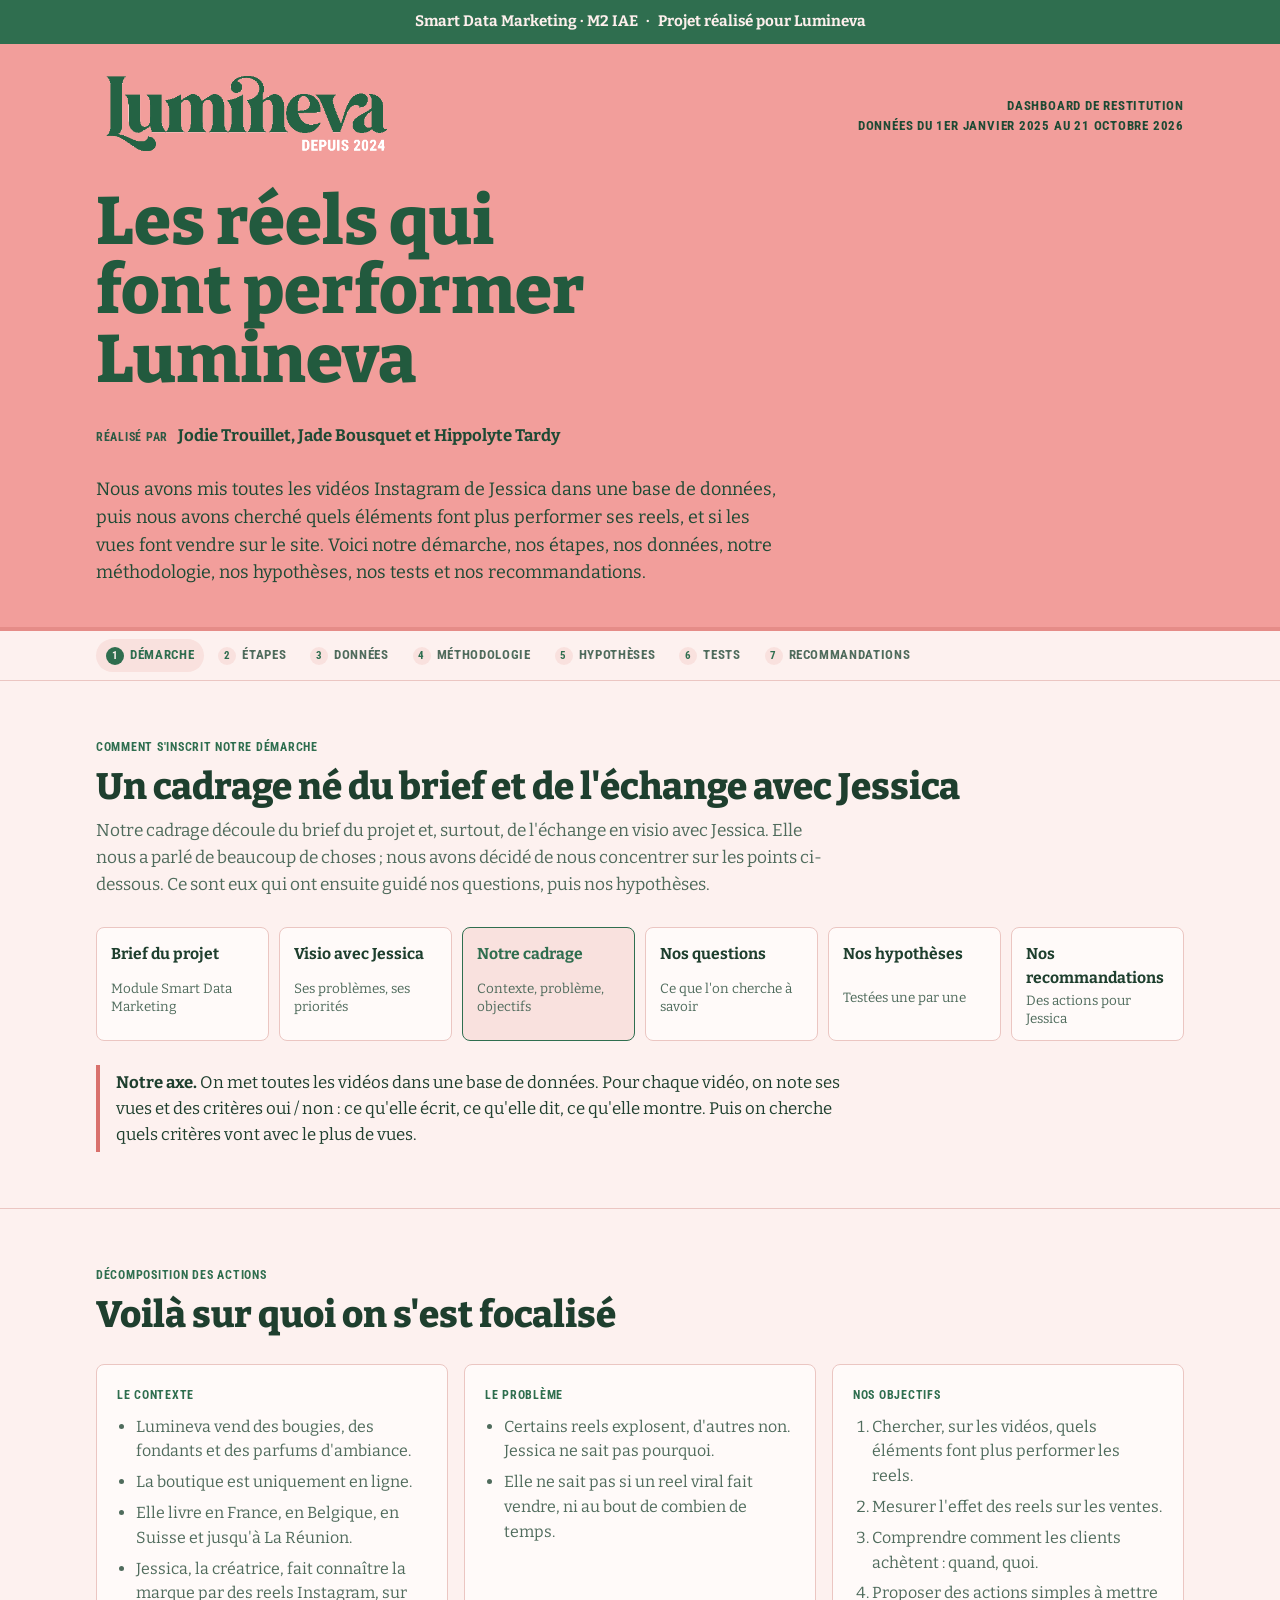
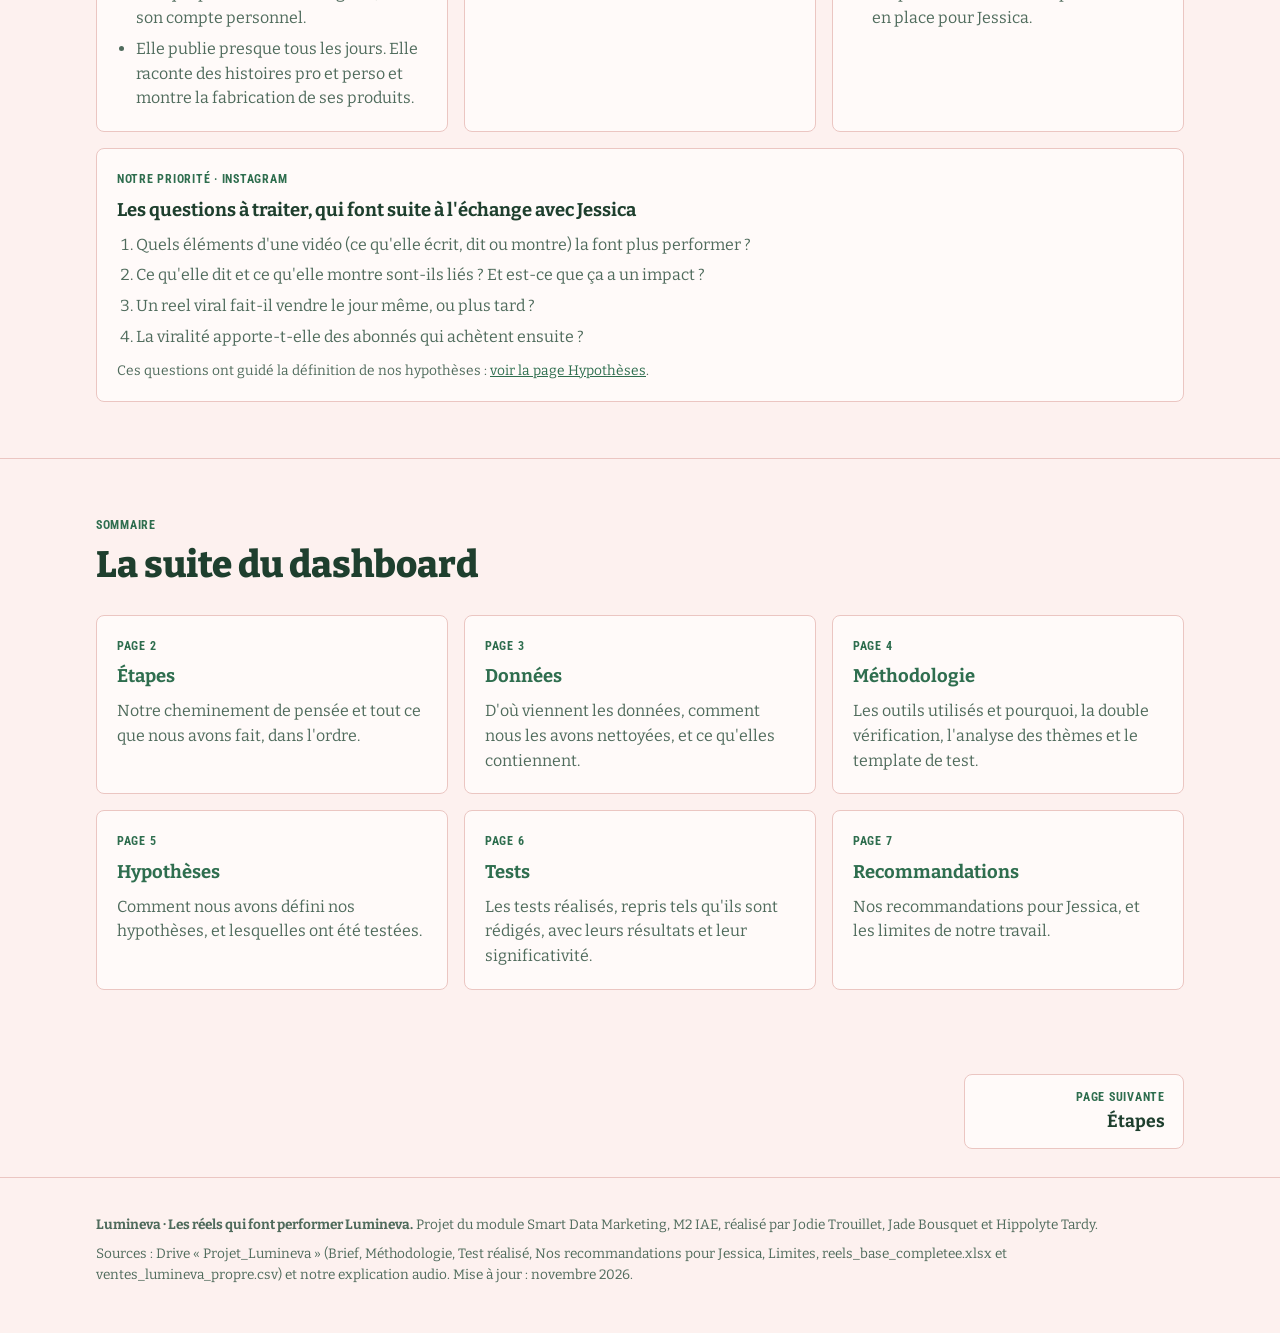
<file: index.html>
<!doctype html>
<html lang="fr">
<head>
<meta charset="utf-8">
<meta name="viewport" content="width=device-width, initial-scale=1, viewport-fit=cover">
<title>Les réels qui font performer Lumineva</title>
<meta name="claude:viewport-fit-sides" content="cover">
<link rel="preconnect" href="https://fonts.googleapis.com">
<link rel="preconnect" href="https://fonts.gstatic.com" crossorigin>
<link rel="stylesheet" href="https://fonts.googleapis.com/css2?family=Bitter:ital,wght@0,400;0,500;0,700;0,800;1,400&family=Roboto+Condensed:wght@500;700&display=swap">
<link rel="stylesheet" href="css/style.css">
</head>
<body>
<div class="promo"><div class="wrap"><span>Smart Data Marketing · M2 IAE</span><span>·</span><span>Projet réalisé pour Lumineva</span></div></div>
<header class="hero">
  <div class="wrap">
    <div class="hero-top">
      <img src="assets/logo.png" alt="Lumineva, depuis 2024" width="540" height="160">
      <div class="who">Dashboard de restitution<br>Données du 1er janvier 2025 au 21 octobre 2026</div>
    </div>
    <h1>Les réels qui font performer Lumineva</h1>
    <p class="team"><span class="label">Réalisé par</span> Jodie Trouillet, Jade Bousquet et Hippolyte Tardy</p>
    <p class="sub">Nous avons mis toutes les vidéos Instagram de Jessica dans une base de données, puis nous avons cherché quels éléments font plus performer ses reels, et si les vues font vendre sur le site. Voici notre démarche, nos étapes, nos données, notre méthodologie, nos hypothèses, nos tests et nos recommandations.</p>
    
  </div>
</header>
<nav class="nav" aria-label="Pages du dashboard"><div class="wrap"><ul><li><a href="index.html" class="on" aria-current="page"><i>1</i>Démarche</a></li><li><a href="etapes.html"><i>2</i>Étapes</a></li><li><a href="donnees.html"><i>3</i>Données</a></li><li><a href="methodologie.html"><i>4</i>Méthodologie</a></li><li><a href="hypotheses.html"><i>5</i>Hypothèses</a></li><li><a href="tests.html"><i>6</i>Tests</a></li><li><a href="recommandations.html"><i>7</i>Recommandations</a></li></ul></div></nav>
<main>
<section id="inscription"><div class="wrap">
  <div class="sec-head">
    <span class="label">Comment s'inscrit notre démarche</span>
    <h2>Un cadrage né du brief et de l'échange avec Jessica</h2>
    <p class="lead">Notre cadrage découle du brief du projet et, surtout, de l'échange en visio avec Jessica. Elle nous a parlé de beaucoup de choses ; nous avons décidé de nous concentrer sur les points ci-dessous. Ce sont eux qui ont ensuite guidé nos questions, puis nos hypothèses.</p>
  </div>
  <div class="flow" aria-label="Du cadrage aux recommandations">
    <div class="flow-i"><b>Brief du projet</b><span>Module Smart Data Marketing</span></div>
    <div class="flow-i"><b>Visio avec Jessica</b><span>Ses problèmes, ses priorités</span></div>
    <div class="flow-i on"><b>Notre cadrage</b><span>Contexte, problème, objectifs</span></div>
    <div class="flow-i"><b>Nos questions</b><span>Ce que l'on cherche à savoir</span></div>
    <div class="flow-i"><b>Nos hypothèses</b><span>Testées une par une</span></div>
    <div class="flow-i"><b>Nos recommandations</b><span>Des actions pour Jessica</span></div>
  </div>
  <p class="quote" style="margin-top:24px"><strong>Notre axe.</strong> On met toutes les vidéos dans une base de données. Pour chaque vidéo, on note ses vues et des critères oui / non : ce qu'elle écrit, ce qu'elle dit, ce qu'elle montre. Puis on cherche quels critères vont avec le plus de vues.</p>
</div></section>

<section id="cadrage"><div class="wrap">
  <div class="sec-head">
    <span class="label">Décomposition des actions</span>
    <h2>Voilà sur quoi on s'est focalisé</h2>
  </div>
  <div class="grid3">
    <div class="card"><span class="label">Le contexte</span><ul>
      <li>Lumineva vend des bougies, des fondants et des parfums d'ambiance.</li>
      <li>La boutique est uniquement en ligne.</li>
      <li>Elle livre en France, en Belgique, en Suisse et jusqu'à La Réunion.</li>
      <li>Jessica, la créatrice, fait connaître la marque par des reels Instagram, sur son compte personnel.</li>
      <li>Elle publie presque tous les jours. Elle raconte des histoires pro et perso et montre la fabrication de ses produits.</li>
    </ul></div>
    <div class="card"><span class="label">Le problème</span><ul>
      <li>Certains reels explosent, d'autres non. Jessica ne sait pas pourquoi.</li>
      <li>Elle ne sait pas si un reel viral fait vendre, ni au bout de combien de temps.</li>
    </ul></div>
    <div class="card"><span class="label">Nos objectifs</span><ol>
      <li>Chercher, sur les vidéos, quels éléments font plus performer les reels.</li>
      <li>Mesurer l'effet des reels sur les ventes.</li>
      <li>Comprendre comment les clients achètent : quand, quoi.</li>
      <li>Proposer des actions simples à mettre en place pour Jessica.</li>
    </ol></div>
  </div>
  <div class="card" style="margin-top:16px">
    <span class="label">Notre priorité · Instagram</span>
    <h3>Les questions à traiter, qui font suite à l'échange avec Jessica</h3>
    <ol class="qlist">
      <li>Quels éléments d'une vidéo (ce qu'elle écrit, dit ou montre) la font plus performer ?</li>
      <li>Ce qu'elle dit et ce qu'elle montre sont-ils liés ? Et est-ce que ça a un impact ?</li>
      <li>Un reel viral fait-il vendre le jour même, ou plus tard ?</li>
      <li>La viralité apporte-t-elle des abonnés qui achètent ensuite ?</li>
    </ol>
    <p class="note">Ces questions ont guidé la définition de nos hypothèses : <a href="hypotheses.html">voir la page Hypothèses</a>.</p>
  </div>
</div></section>
<section id="sommaire"><div class="wrap"><div class="sec-head"><span class="label">Sommaire</span><h2>La suite du dashboard</h2></div><div class="grid3"><a class="card pcard" href="etapes.html"><span class="label">Page 2</span><h3>Étapes</h3><p>Notre cheminement de pensée et tout ce que nous avons fait, dans l'ordre.</p></a><a class="card pcard" href="donnees.html"><span class="label">Page 3</span><h3>Données</h3><p>D'où viennent les données, comment nous les avons nettoyées, et ce qu'elles contiennent.</p></a><a class="card pcard" href="methodologie.html"><span class="label">Page 4</span><h3>Méthodologie</h3><p>Les outils utilisés et pourquoi, la double vérification, l'analyse des thèmes et le template de test.</p></a><a class="card pcard" href="hypotheses.html"><span class="label">Page 5</span><h3>Hypothèses</h3><p>Comment nous avons défini nos hypothèses, et lesquelles ont été testées.</p></a><a class="card pcard" href="tests.html"><span class="label">Page 6</span><h3>Tests</h3><p>Les tests réalisés, repris tels qu'ils sont rédigés, avec leurs résultats et leur significativité.</p></a><a class="card pcard" href="recommandations.html"><span class="label">Page 7</span><h3>Recommandations</h3><p>Nos recommandations pour Jessica, et les limites de notre travail.</p></a></div></div></section>
</main>
<div class="pager"><div class="wrap"><span></span><a class="next" href="etapes.html"><span class="label">Page suivante</span><b>Étapes</b></a></div></div>
<footer><div class="wrap">
  <p><strong>Lumineva · Les réels qui font performer Lumineva.</strong> Projet du module Smart Data Marketing, M2 IAE, réalisé par Jodie Trouillet, Jade Bousquet et Hippolyte Tardy.</p>
  <p>Sources : Drive « Projet_Lumineva » (Brief, Méthodologie, Test réalisé, Nos recommandations pour Jessica, Limites, reels_base_completee.xlsx et ventes_lumineva_propre.csv) et notre explication audio. Mise à jour : novembre 2026.</p>
</div></footer>
<script src="js/graphiques.js"></script>
</body>
</html>
</file>
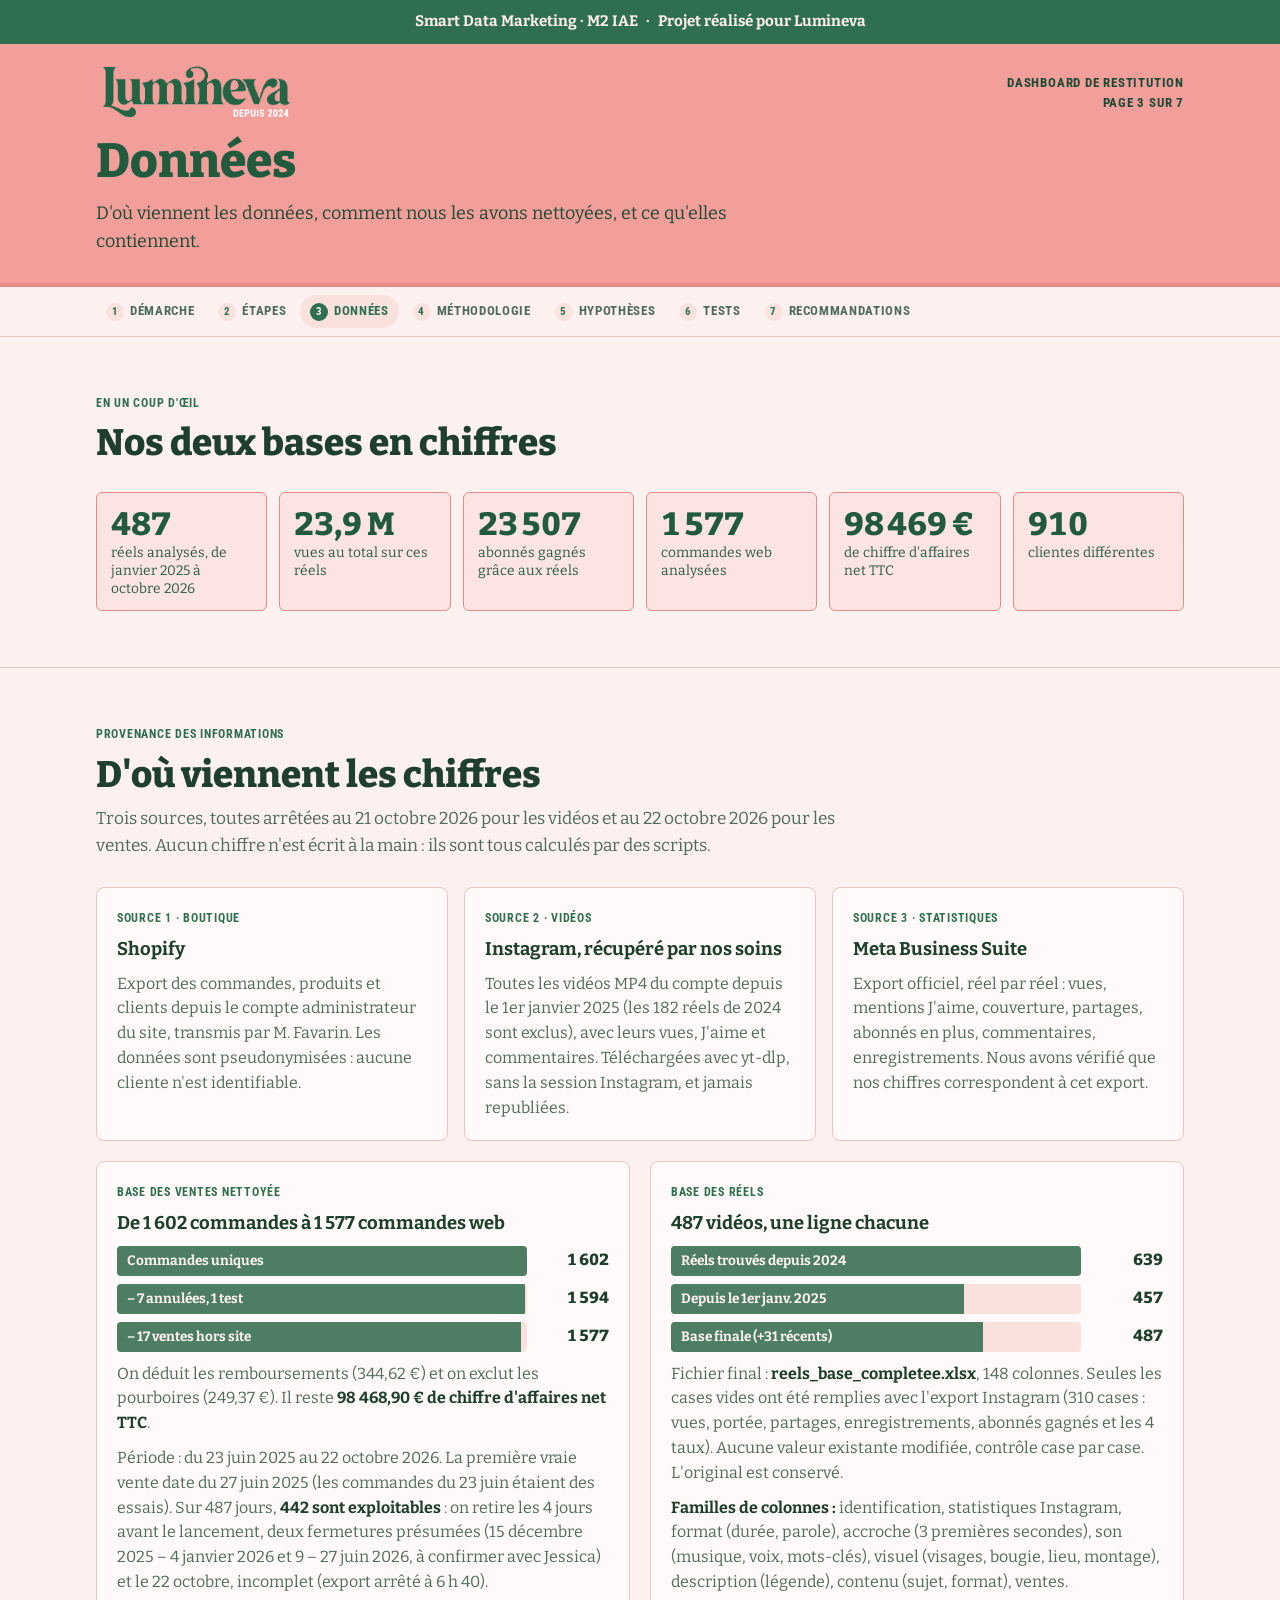
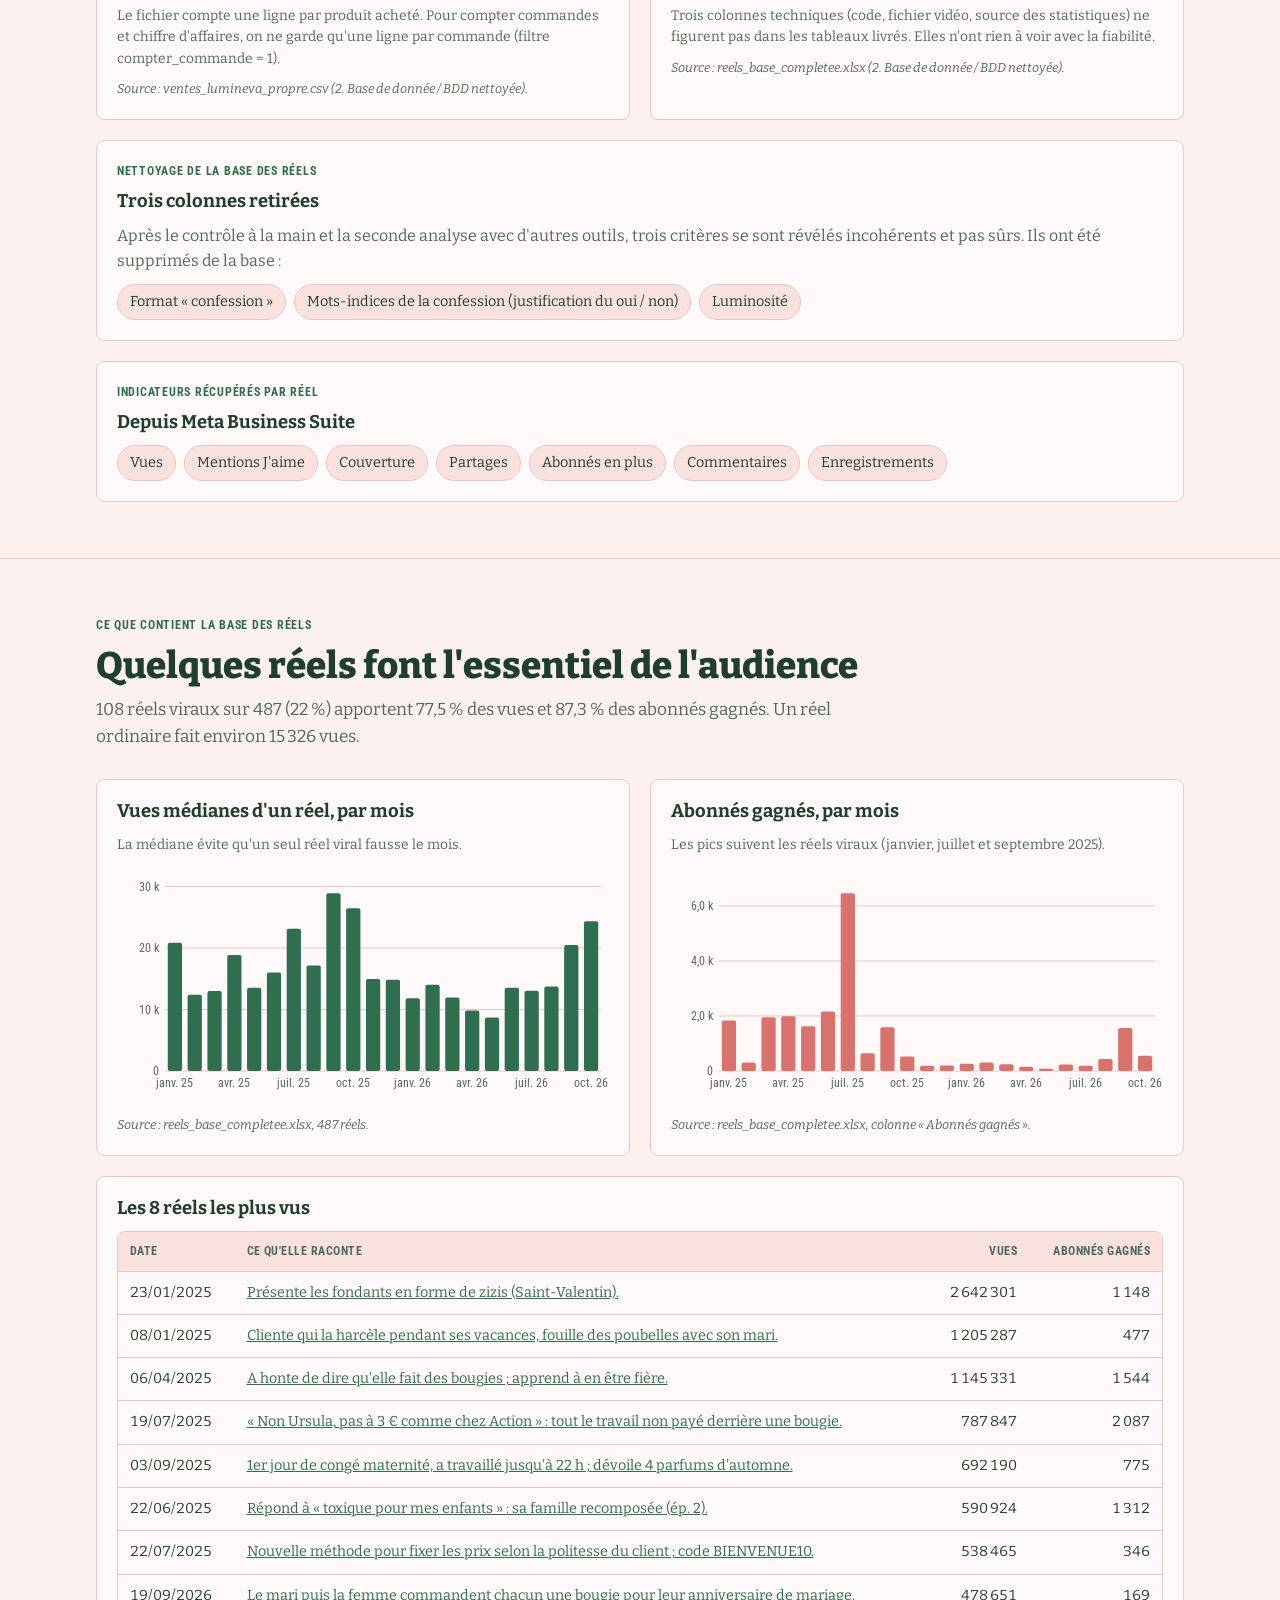
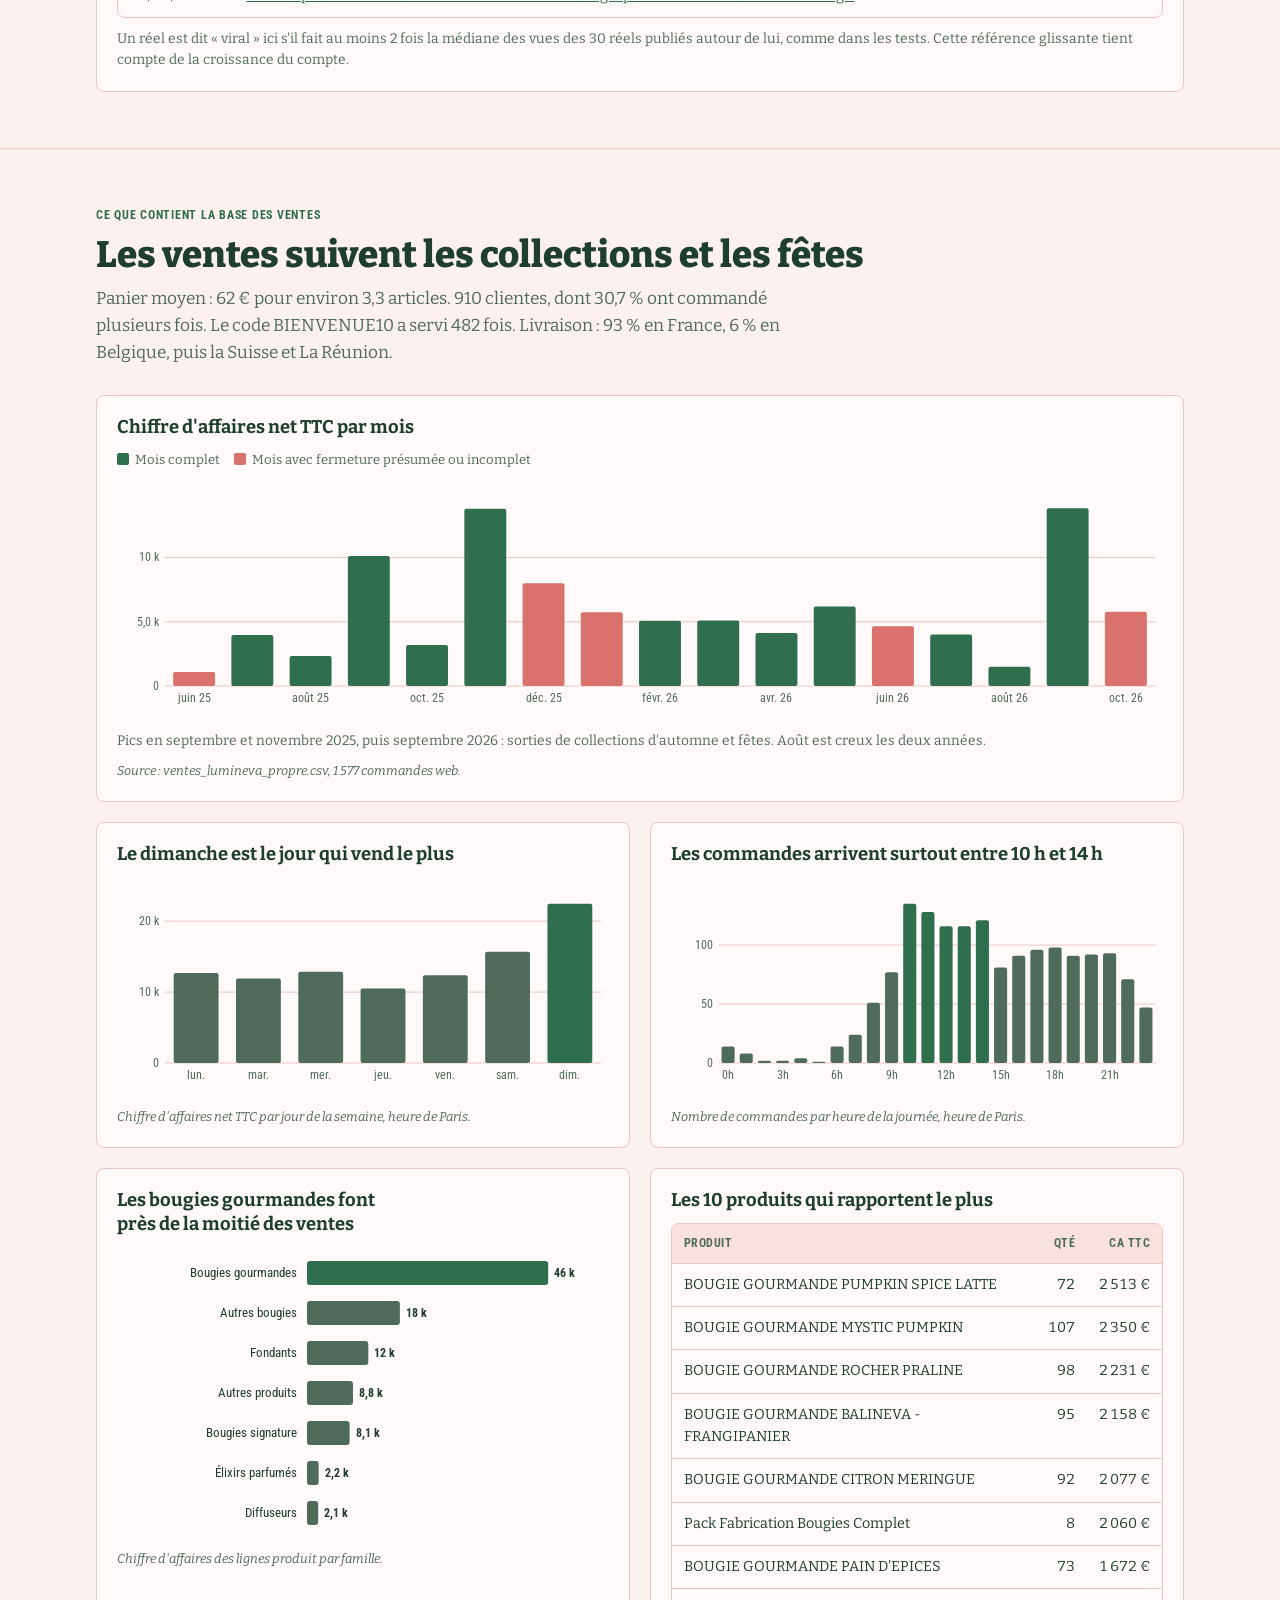
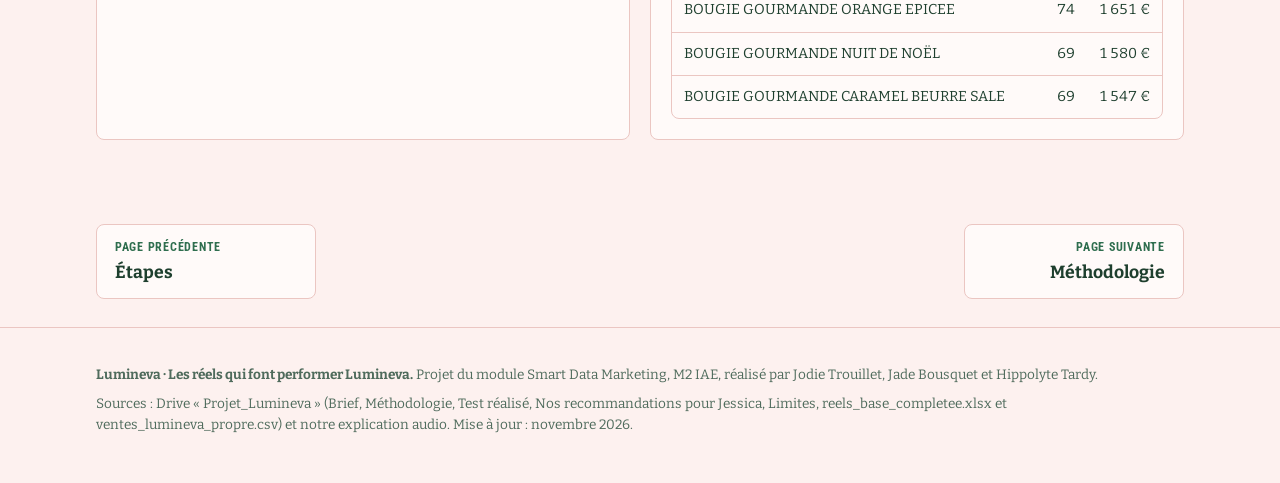
<file: donnees.html>
<!doctype html>
<html lang="fr">
<head>
<meta charset="utf-8">
<meta name="viewport" content="width=device-width, initial-scale=1, viewport-fit=cover">
<title>Données · Lumineva</title>
<meta name="claude:viewport-fit-sides" content="cover">
<link rel="preconnect" href="https://fonts.googleapis.com">
<link rel="preconnect" href="https://fonts.gstatic.com" crossorigin>
<link rel="stylesheet" href="https://fonts.googleapis.com/css2?family=Bitter:ital,wght@0,400;0,500;0,700;0,800;1,400&family=Roboto+Condensed:wght@500;700&display=swap">
<link rel="stylesheet" href="css/style.css">
</head>
<body>
<div class="promo"><div class="wrap"><span>Smart Data Marketing · M2 IAE</span><span>·</span><span>Projet réalisé pour Lumineva</span></div></div>
<header class="hero hero-sm"><div class="wrap"><div class="hero-top"><a href="index.html"><img src="assets/logo.png" alt="Lumineva, retour à l'accueil" width="540" height="160"></a><div class="who">Dashboard de restitution<br>Page 3 sur 7</div></div><h1>Données</h1><p class="sub">D'où viennent les données, comment nous les avons nettoyées, et ce qu'elles contiennent.</p></div></header>
<nav class="nav" aria-label="Pages du dashboard"><div class="wrap"><ul><li><a href="index.html"><i>1</i>Démarche</a></li><li><a href="etapes.html"><i>2</i>Étapes</a></li><li><a href="donnees.html" class="on" aria-current="page"><i>3</i>Données</a></li><li><a href="methodologie.html"><i>4</i>Méthodologie</a></li><li><a href="hypotheses.html"><i>5</i>Hypothèses</a></li><li><a href="tests.html"><i>6</i>Tests</a></li><li><a href="recommandations.html"><i>7</i>Recommandations</a></li></ul></div></nav>
<main>
<section id="chiffres"><div class="wrap"><div class="sec-head"><span class="label">En un coup d'œil</span><h2>Nos deux bases en chiffres</h2></div><div class="kpis" id="kpis"></div></div></section><section id="donnees"><div class="wrap">
  <div class="sec-head">
    <span class="label">Provenance des informations</span>
    <h2>D'où viennent les chiffres</h2>
    <p class="lead">Trois sources, toutes arrêtées au 21 octobre 2026 pour les vidéos et au 22 octobre 2026 pour les ventes. Aucun chiffre n'est écrit à la main : ils sont tous calculés par des scripts.</p>
  </div>
  <div class="grid3">
    <div class="card"><span class="label">Source 1 · Boutique</span><h3>Shopify</h3><p>Export des commandes, produits et clients depuis le compte administrateur du site, transmis par M. Favarin. Les données sont pseudonymisées : aucune cliente n'est identifiable.</p></div>
    <div class="card"><span class="label">Source 2 · Vidéos</span><h3>Instagram, récupéré par nos soins</h3><p>Toutes les vidéos MP4 du compte depuis le 1er janvier 2025 (les 182 réels de 2024 sont exclus), avec leurs vues, J'aime et commentaires. Téléchargées avec yt-dlp, sans la session Instagram, et jamais republiées.</p></div>
    <div class="card"><span class="label">Source 3 · Statistiques</span><h3>Meta Business Suite</h3><p>Export officiel, réel par réel : vues, mentions J'aime, couverture, partages, abonnés en plus, commentaires, enregistrements. Nous avons vérifié que nos chiffres correspondent à cet export.</p></div>
  </div>

  <div class="grid2" id="bases" style="margin-top:20px">
    <div class="card">
      <span class="label">Base des ventes nettoyée</span>
      <h3>De 1 602 commandes à 1 577 commandes web</h3>
      <div class="funnel" id="funnel-sales"></div>
      <p>On déduit les remboursements (344,62 €) et on exclut les pourboires (249,37 €). Il reste <strong>98 468,90 € de chiffre d'affaires net TTC</strong>.</p>
      <p>Période : du 23 juin 2025 au 22 octobre 2026. La première vraie vente date du 27 juin 2025 (les commandes du 23 juin étaient des essais). Sur 487 jours, <strong>442 sont exploitables</strong> : on retire les 4 jours avant le lancement, deux fermetures présumées (15 décembre 2025 – 4 janvier 2026 et 9 – 27 juin 2026, à confirmer avec Jessica) et le 22 octobre, incomplet (export arrêté à 6 h 40).</p>
      <p class="note">Le fichier compte une ligne par produit acheté. Pour compter commandes et chiffre d'affaires, on ne garde qu'une ligne par commande (filtre compter_commande = 1).</p>
      <p class="src">Source : ventes_lumineva_propre.csv (2. Base de donnée / BDD nettoyée).</p>
    </div>
    <div class="card">
      <span class="label">Base des réels</span>
      <h3>487 vidéos, une ligne chacune</h3>
      <div class="funnel" id="funnel-reels"></div>
      <p>Fichier final : <strong>reels_base_completee.xlsx</strong>, 148 colonnes. Seules les cases vides ont été remplies avec l'export Instagram (310 cases : vues, portée, partages, enregistrements, abonnés gagnés et les 4 taux). Aucune valeur existante modifiée, contrôle case par case. L'original est conservé.</p>
      <p><strong>Familles de colonnes :</strong> identification, statistiques Instagram, format (durée, parole), accroche (3 premières secondes), son (musique, voix, mots-clés), visuel (visages, bougie, lieu, montage), description (légende), contenu (sujet, format), ventes.</p>
      <p class="note">Trois colonnes techniques (code, fichier vidéo, source des statistiques) ne figurent pas dans les tableaux livrés. Elles n'ont rien à voir avec la fiabilité.</p>
      <p class="src">Source : reels_base_completee.xlsx (2. Base de donnée / BDD nettoyée).</p>
    </div>
  </div>
  <div class="card" style="margin-top:20px"><span class="label">Nettoyage de la base des réels</span><h3>Trois colonnes retirées</h3>
    <p>Après le contrôle à la main et la seconde analyse avec d'autres outils, trois critères se sont révélés incohérents et pas sûrs. Ils ont été supprimés de la base :</p>
    <div class="chips"><span class="chip">Format « confession »</span><span class="chip">Mots-indices de la confession (justification du oui / non)</span><span class="chip">Luminosité</span></div></div>
  <div class="card" style="margin-top:20px"><span class="label">Indicateurs récupérés par réel</span><h3>Depuis Meta Business Suite</h3>
    <div class="chips"><span class="chip">Vues</span><span class="chip">Mentions J'aime</span><span class="chip">Couverture</span><span class="chip">Partages</span><span class="chip">Abonnés en plus</span><span class="chip">Commentaires</span><span class="chip">Enregistrements</span></div></div>
</div></section><section id="instagram"><div class="wrap">
  <div class="sec-head">
    <span class="label">Ce que contient la base des réels</span>
    <h2>Quelques réels font l'essentiel de l'audience</h2>
    <p class="lead" id="ig-lead"></p>
  </div>
  <div class="grid2">
    <div class="card"><h3>Vues médianes d'un réel, par mois</h3><p class="note">La médiane évite qu'un seul réel viral fausse le mois.</p><div class="chart" id="ch-views"></div><p class="src">Source : reels_base_completee.xlsx, 487 réels.</p></div>
    <div class="card"><h3>Abonnés gagnés, par mois</h3><p class="note">Les pics suivent les réels viraux (janvier, juillet et septembre 2025).</p><div class="chart" id="ch-abo"></div><p class="src">Source : reels_base_completee.xlsx, colonne « Abonnés gagnés ».</p></div>
  </div>
  <div class="card" style="margin-top:20px">
    <h3>Les 8 réels les plus vus</h3>
    <div class="tbl"><table id="tb-top"><thead><tr><th>Date</th><th>Ce qu'elle raconte</th><th style="text-align:right">Vues</th><th style="text-align:right">Abonnés gagnés</th></tr></thead><tbody></tbody></table></div>
    <p class="note">Un réel est dit « viral » ici s'il fait au moins 2 fois la médiane des vues des 30 réels publiés autour de lui, comme dans les tests. Cette référence glissante tient compte de la croissance du compte.</p>
  </div>
</div></section><section id="ventes"><div class="wrap">
  <div class="sec-head">
    <span class="label">Ce que contient la base des ventes</span>
    <h2>Les ventes suivent les collections et les fêtes</h2>
    <p class="lead" id="sales-lead"></p>
  </div>
  <div class="card"><h3>Chiffre d'affaires net TTC par mois</h3><div class="legend"><span><i style="background:var(--accent)"></i>Mois complet</span><span><i style="background:var(--accent-2)"></i>Mois avec fermeture présumée ou incomplet</span></div><div class="chart" id="ch-ca"></div><p class="note">Pics en septembre et novembre 2025, puis septembre 2026 : sorties de collections d'automne et fêtes. Août est creux les deux années.</p><p class="src">Source : ventes_lumineva_propre.csv, 1 577 commandes web.</p></div>
  <div class="grid2" style="margin-top:20px">
    <div class="card"><h3>Le dimanche est le jour qui vend le plus</h3><div class="chart" id="ch-wd"></div><p class="src">Chiffre d'affaires net TTC par jour de la semaine, heure de Paris.</p></div>
    <div class="card"><h3>Les commandes arrivent surtout entre 10 h et 14 h</h3><div class="chart" id="ch-hr"></div><p class="src">Nombre de commandes par heure de la journée, heure de Paris.</p></div>
  </div>
  <div class="grid2" style="margin-top:20px">
    <div class="card"><h3>Les bougies gourmandes font près de la moitié des ventes</h3><div class="chart" id="ch-fam"></div><p class="src">Chiffre d'affaires des lignes produit par famille.</p></div>
    <div class="card"><h3>Les 10 produits qui rapportent le plus</h3><div class="tbl"><table id="tb-prod"><thead><tr><th>Produit</th><th style="text-align:right">Qté</th><th style="text-align:right">CA TTC</th></tr></thead><tbody></tbody></table></div></div>
  </div>
</div></section>
</main>
<div class="pager"><div class="wrap"><a class="prev" href="etapes.html"><span class="label">Page précédente</span><b>Étapes</b></a><a class="next" href="methodologie.html"><span class="label">Page suivante</span><b>Méthodologie</b></a></div></div>
<footer><div class="wrap">
  <p><strong>Lumineva · Les réels qui font performer Lumineva.</strong> Projet du module Smart Data Marketing, M2 IAE, réalisé par Jodie Trouillet, Jade Bousquet et Hippolyte Tardy.</p>
  <p>Sources : Drive « Projet_Lumineva » (Brief, Méthodologie, Test réalisé, Nos recommandations pour Jessica, Limites, reels_base_completee.xlsx et ventes_lumineva_propre.csv) et notre explication audio. Mise à jour : novembre 2026.</p>
</div></footer>
<script src="js/graphiques.js"></script>
</body>
</html>
</file>
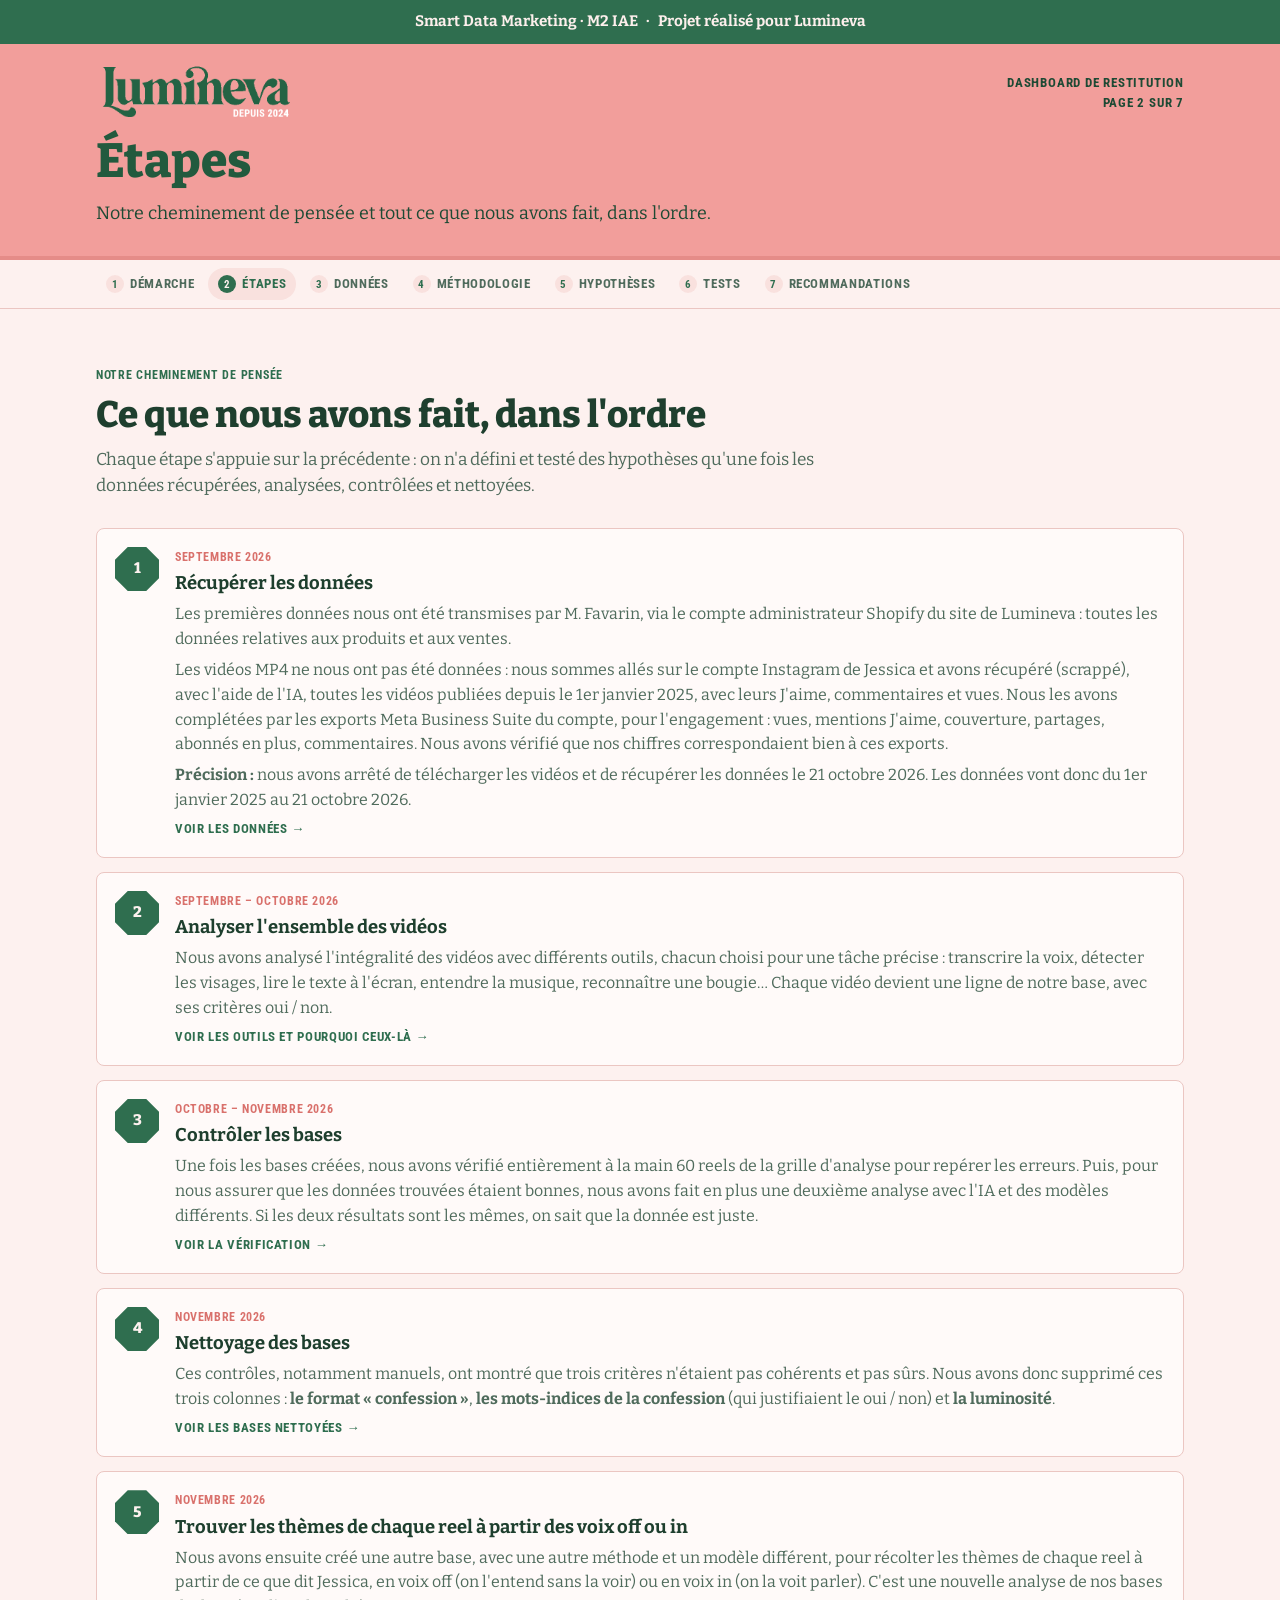
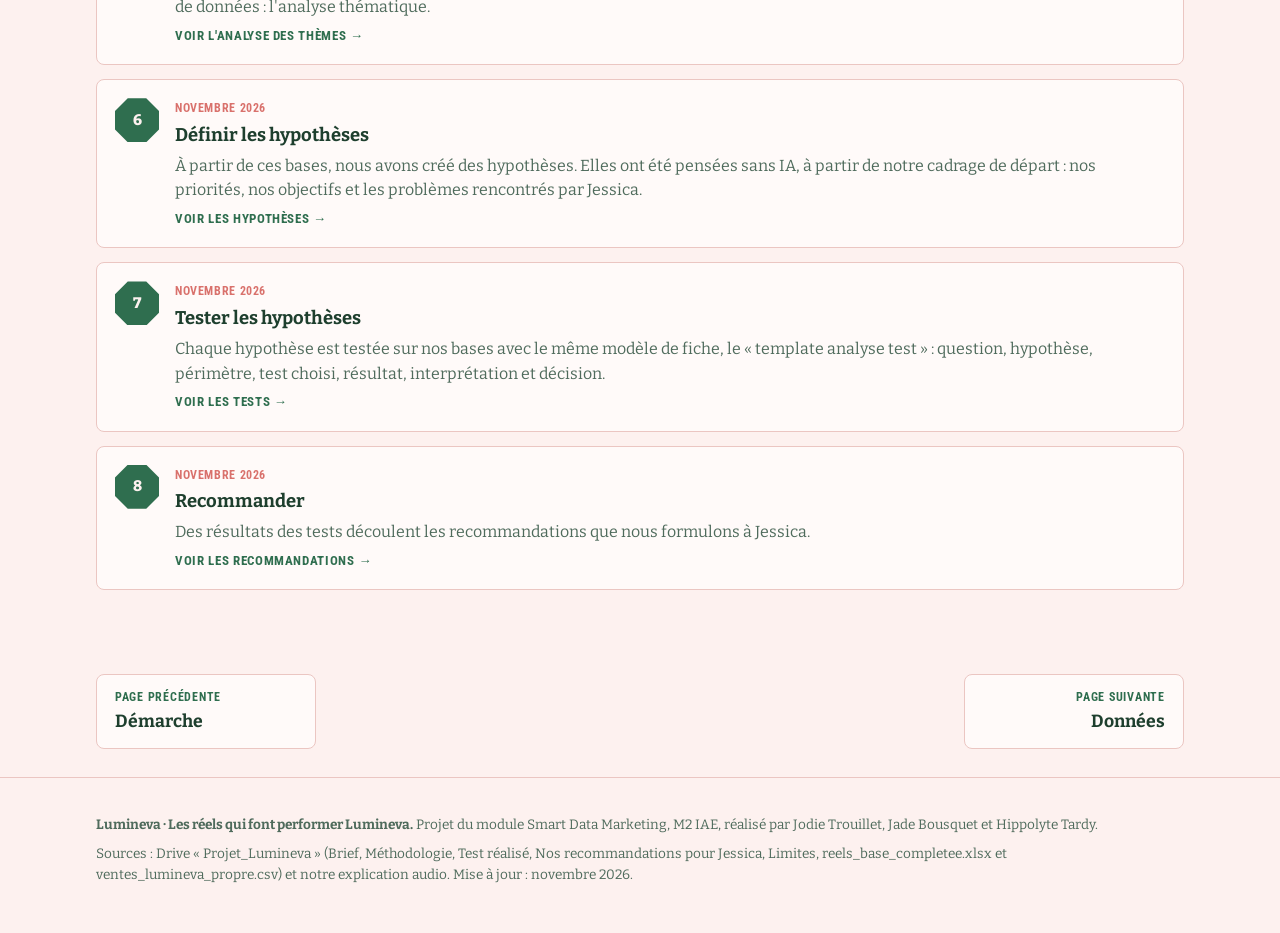
<file: etapes.html>
<!doctype html>
<html lang="fr">
<head>
<meta charset="utf-8">
<meta name="viewport" content="width=device-width, initial-scale=1, viewport-fit=cover">
<title>Étapes · Lumineva</title>
<meta name="claude:viewport-fit-sides" content="cover">
<link rel="preconnect" href="https://fonts.googleapis.com">
<link rel="preconnect" href="https://fonts.gstatic.com" crossorigin>
<link rel="stylesheet" href="https://fonts.googleapis.com/css2?family=Bitter:ital,wght@0,400;0,500;0,700;0,800;1,400&family=Roboto+Condensed:wght@500;700&display=swap">
<link rel="stylesheet" href="css/style.css">
</head>
<body>
<div class="promo"><div class="wrap"><span>Smart Data Marketing · M2 IAE</span><span>·</span><span>Projet réalisé pour Lumineva</span></div></div>
<header class="hero hero-sm"><div class="wrap"><div class="hero-top"><a href="index.html"><img src="assets/logo.png" alt="Lumineva, retour à l'accueil" width="540" height="160"></a><div class="who">Dashboard de restitution<br>Page 2 sur 7</div></div><h1>Étapes</h1><p class="sub">Notre cheminement de pensée et tout ce que nous avons fait, dans l'ordre.</p></div></header>
<nav class="nav" aria-label="Pages du dashboard"><div class="wrap"><ul><li><a href="index.html"><i>1</i>Démarche</a></li><li><a href="etapes.html" class="on" aria-current="page"><i>2</i>Étapes</a></li><li><a href="donnees.html"><i>3</i>Données</a></li><li><a href="methodologie.html"><i>4</i>Méthodologie</a></li><li><a href="hypotheses.html"><i>5</i>Hypothèses</a></li><li><a href="tests.html"><i>6</i>Tests</a></li><li><a href="recommandations.html"><i>7</i>Recommandations</a></li></ul></div></nav>
<main>
<section id="parcours"><div class="wrap">
  <div class="sec-head">
    <span class="label">Notre cheminement de pensée</span>
    <h2>Ce que nous avons fait, dans l'ordre</h2>
    <p class="lead">Chaque étape s'appuie sur la précédente : on n'a défini et testé des hypothèses qu'une fois les données récupérées, analysées, contrôlées et nettoyées.</p>
  </div>
  <div class="steps">
    <div class="step"><div class="step-n oct">1</div><div class="body"><span class="when">Septembre 2026</span><h3>Récupérer les données</h3>
      <p>Les premières données nous ont été transmises par M. Favarin, via le compte administrateur Shopify du site de Lumineva : toutes les données relatives aux produits et aux ventes.</p>
      <p>Les vidéos MP4 ne nous ont pas été données : nous sommes allés sur le compte Instagram de Jessica et avons récupéré (scrappé), avec l'aide de l'IA, toutes les vidéos publiées depuis le 1er janvier 2025, avec leurs J'aime, commentaires et vues. Nous les avons complétées par les exports Meta Business Suite du compte, pour l'engagement : vues, mentions J'aime, couverture, partages, abonnés en plus, commentaires. Nous avons vérifié que nos chiffres correspondaient bien à ces exports.</p>
      <p><strong>Précision :</strong> nous avons arrêté de télécharger les vidéos et de récupérer les données le 21 octobre 2026. Les données vont donc du 1er janvier 2025 au 21 octobre 2026.</p>
      <a class="more" href="donnees.html">Voir les données</a></div></div>
    <div class="step"><div class="step-n oct">2</div><div class="body"><span class="when">Septembre – octobre 2026</span><h3>Analyser l'ensemble des vidéos</h3>
      <p>Nous avons analysé l'intégralité des vidéos avec différents outils, chacun choisi pour une tâche précise : transcrire la voix, détecter les visages, lire le texte à l'écran, entendre la musique, reconnaître une bougie… Chaque vidéo devient une ligne de notre base, avec ses critères oui / non.</p>
      <a class="more" href="methodologie.html#grille">Voir les outils et pourquoi ceux-là</a></div></div>
    <div class="step"><div class="step-n oct">3</div><div class="body"><span class="when">Octobre – novembre 2026</span><h3>Contrôler les bases</h3>
      <p>Une fois les bases créées, nous avons vérifié entièrement à la main 60 reels de la grille d'analyse pour repérer les erreurs. Puis, pour nous assurer que les données trouvées étaient bonnes, nous avons fait en plus une deuxième analyse avec l'IA et des modèles différents. Si les deux résultats sont les mêmes, on sait que la donnée est juste.</p>
      <a class="more" href="methodologie.html#verification">Voir la vérification</a></div></div>
    <div class="step"><div class="step-n oct">4</div><div class="body"><span class="when">Novembre 2026</span><h3>Nettoyage des bases</h3>
      <p>Ces contrôles, notamment manuels, ont montré que trois critères n'étaient pas cohérents et pas sûrs. Nous avons donc supprimé ces trois colonnes : <strong>le format « confession »</strong>, <strong>les mots-indices de la confession</strong> (qui justifiaient le oui / non) et <strong>la luminosité</strong>.</p>
      <a class="more" href="donnees.html#bases">Voir les bases nettoyées</a></div></div>
    <div class="step"><div class="step-n oct">5</div><div class="body"><span class="when">Novembre 2026</span><h3>Trouver les thèmes de chaque reel à partir des voix off ou in</h3>
      <p>Nous avons ensuite créé une autre base, avec une autre méthode et un modèle différent, pour récolter les thèmes de chaque reel à partir de ce que dit Jessica, en voix off (on l'entend sans la voir) ou en voix in (on la voit parler). C'est une nouvelle analyse de nos bases de données : l'analyse thématique.</p>
      <a class="more" href="methodologie.html#themes">Voir l'analyse des thèmes</a></div></div>
    <div class="step"><div class="step-n oct">6</div><div class="body"><span class="when">Novembre 2026</span><h3>Définir les hypothèses</h3>
      <p>À partir de ces bases, nous avons créé des hypothèses. Elles ont été pensées sans IA, à partir de notre cadrage de départ : nos priorités, nos objectifs et les problèmes rencontrés par Jessica.</p>
      <a class="more" href="hypotheses.html">Voir les hypothèses</a></div></div>
    <div class="step"><div class="step-n oct">7</div><div class="body"><span class="when">Novembre 2026</span><h3>Tester les hypothèses</h3>
      <p>Chaque hypothèse est testée sur nos bases avec le même modèle de fiche, le « template analyse test » : question, hypothèse, périmètre, test choisi, résultat, interprétation et décision.</p>
      <a class="more" href="tests.html">Voir les tests</a></div></div>
    <div class="step"><div class="step-n oct">8</div><div class="body"><span class="when">Novembre 2026</span><h3>Recommander</h3>
      <p>Des résultats des tests découlent les recommandations que nous formulons à Jessica.</p>
      <a class="more" href="recommandations.html">Voir les recommandations</a></div></div>
  </div>
</div></section>

</main>
<div class="pager"><div class="wrap"><a class="prev" href="index.html"><span class="label">Page précédente</span><b>Démarche</b></a><a class="next" href="donnees.html"><span class="label">Page suivante</span><b>Données</b></a></div></div>
<footer><div class="wrap">
  <p><strong>Lumineva · Les réels qui font performer Lumineva.</strong> Projet du module Smart Data Marketing, M2 IAE, réalisé par Jodie Trouillet, Jade Bousquet et Hippolyte Tardy.</p>
  <p>Sources : Drive « Projet_Lumineva » (Brief, Méthodologie, Test réalisé, Nos recommandations pour Jessica, Limites, reels_base_completee.xlsx et ventes_lumineva_propre.csv) et notre explication audio. Mise à jour : novembre 2026.</p>
</div></footer>
<script src="js/graphiques.js"></script>
</body>
</html>
</file>
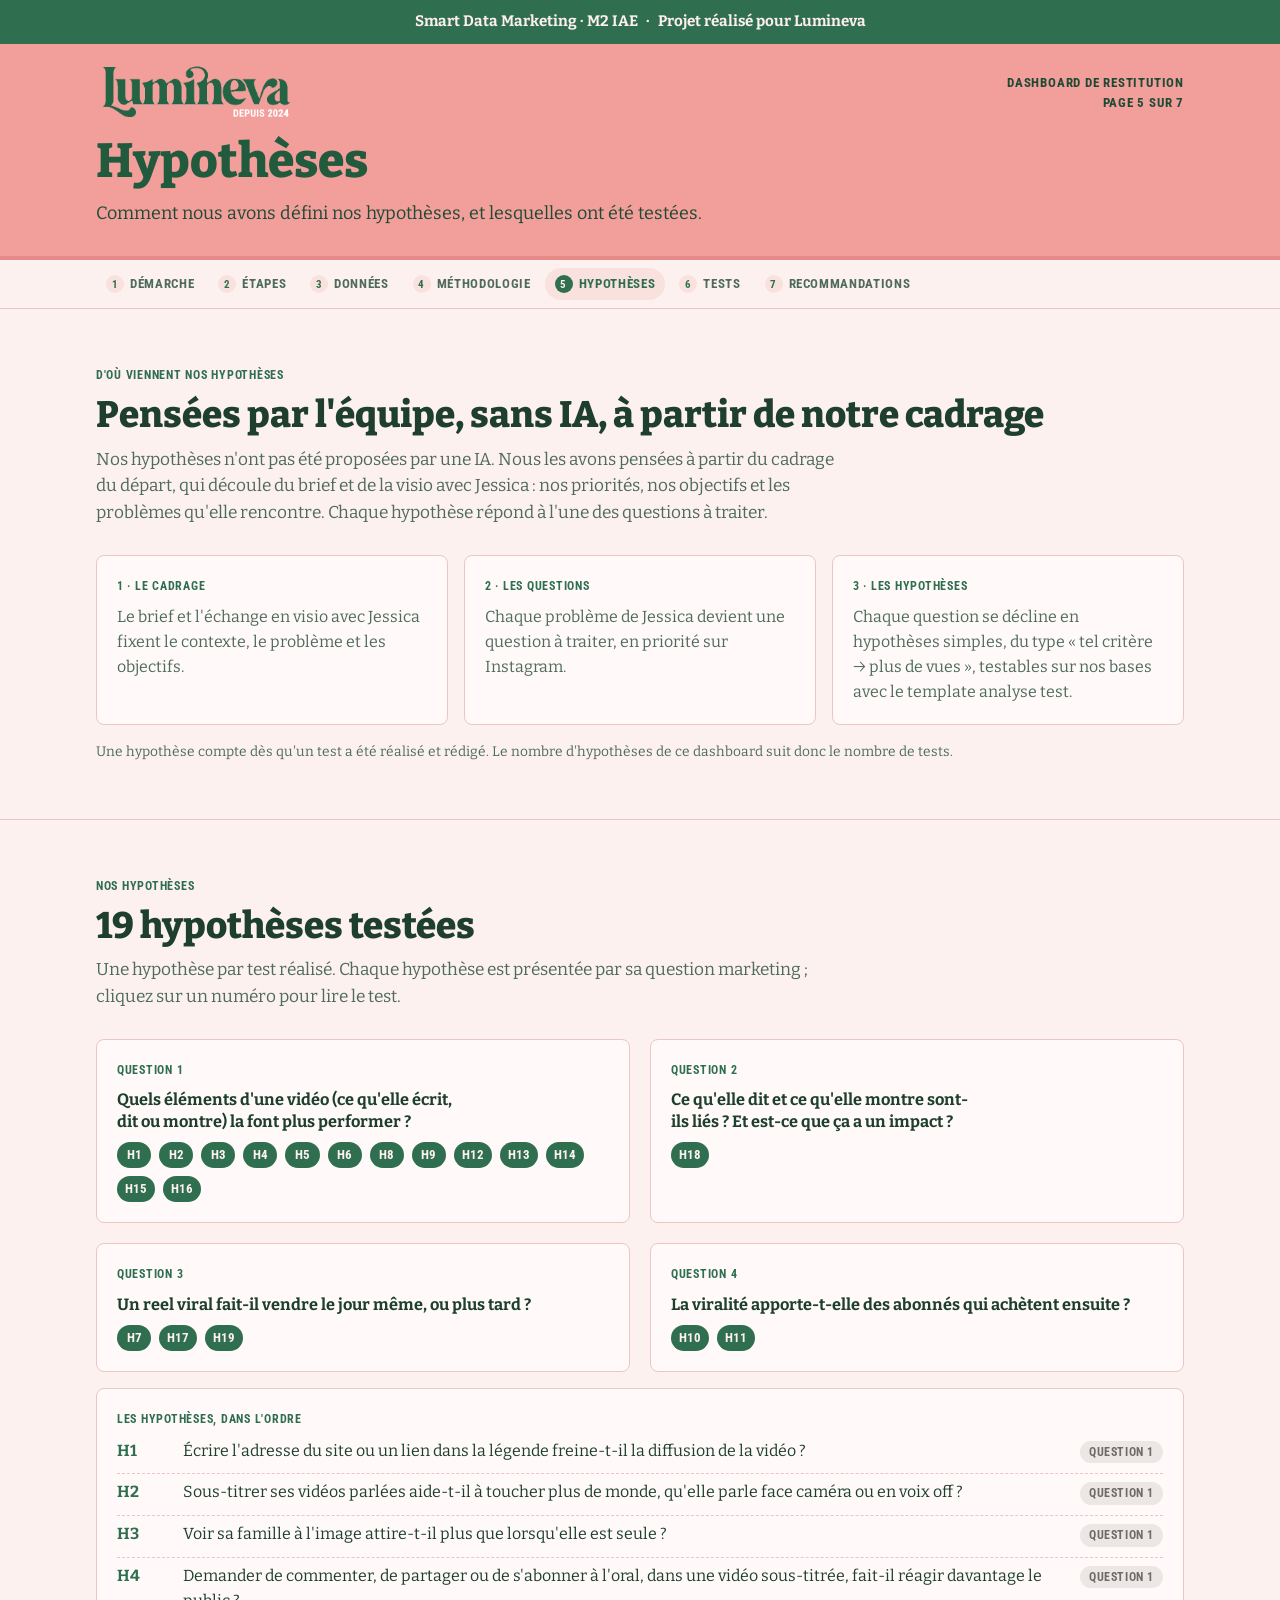
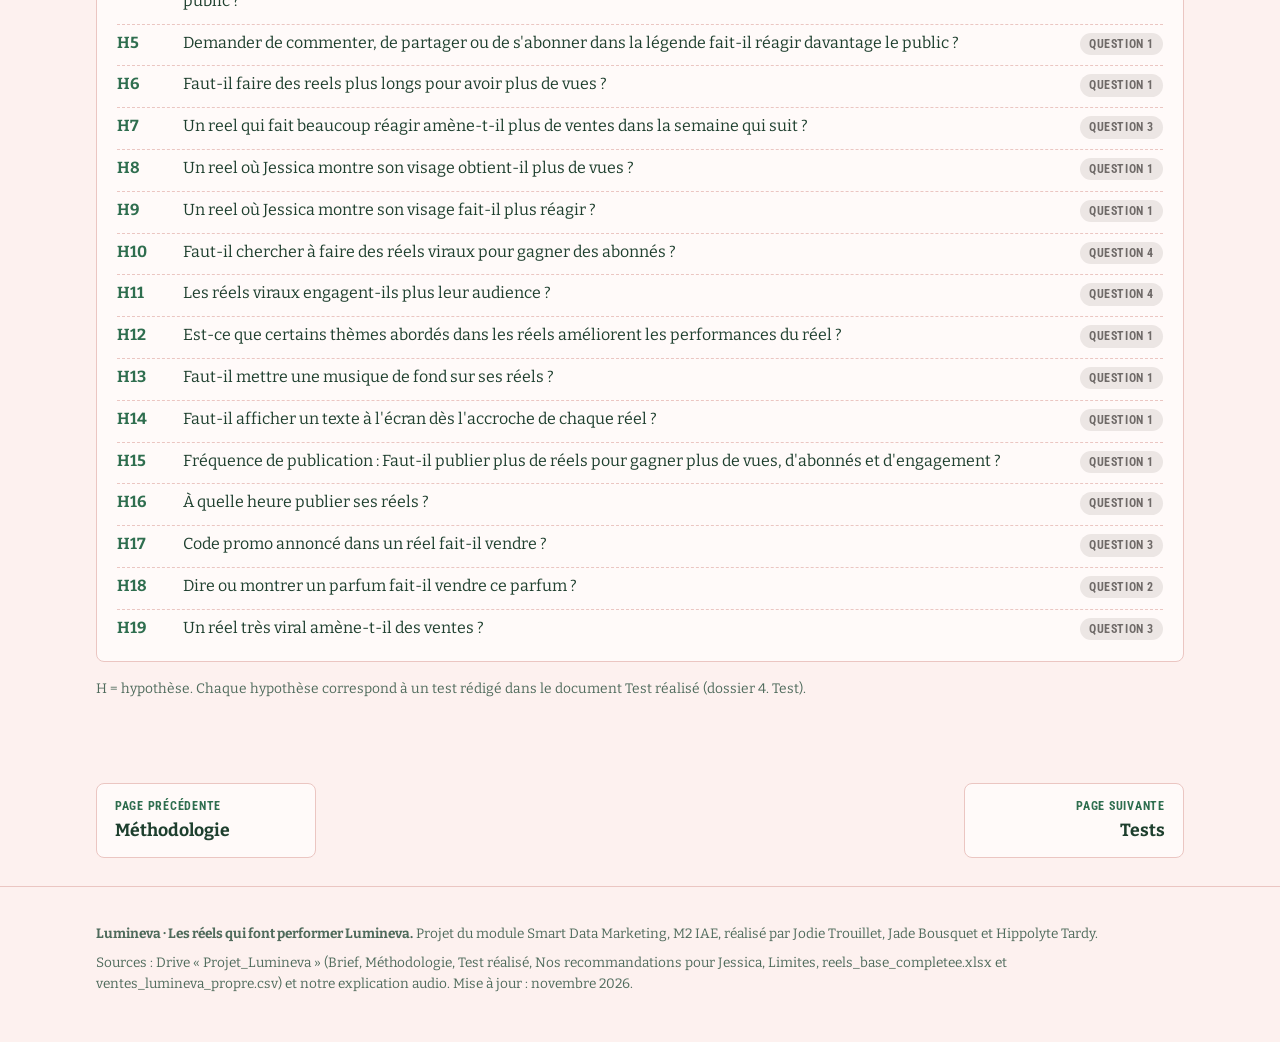
<file: hypotheses.html>
<!doctype html>
<html lang="fr">
<head>
<meta charset="utf-8">
<meta name="viewport" content="width=device-width, initial-scale=1, viewport-fit=cover">
<title>Hypothèses · Lumineva</title>
<meta name="claude:viewport-fit-sides" content="cover">
<link rel="preconnect" href="https://fonts.googleapis.com">
<link rel="preconnect" href="https://fonts.gstatic.com" crossorigin>
<link rel="stylesheet" href="https://fonts.googleapis.com/css2?family=Bitter:ital,wght@0,400;0,500;0,700;0,800;1,400&family=Roboto+Condensed:wght@500;700&display=swap">
<link rel="stylesheet" href="css/style.css">
</head>
<body>
<div class="promo"><div class="wrap"><span>Smart Data Marketing · M2 IAE</span><span>·</span><span>Projet réalisé pour Lumineva</span></div></div>
<header class="hero hero-sm"><div class="wrap"><div class="hero-top"><a href="index.html"><img src="assets/logo.png" alt="Lumineva, retour à l'accueil" width="540" height="160"></a><div class="who">Dashboard de restitution<br>Page 5 sur 7</div></div><h1>Hypothèses</h1><p class="sub">Comment nous avons défini nos hypothèses, et lesquelles ont été testées.</p></div></header>
<nav class="nav" aria-label="Pages du dashboard"><div class="wrap"><ul><li><a href="index.html"><i>1</i>Démarche</a></li><li><a href="etapes.html"><i>2</i>Étapes</a></li><li><a href="donnees.html"><i>3</i>Données</a></li><li><a href="methodologie.html"><i>4</i>Méthodologie</a></li><li><a href="hypotheses.html" class="on" aria-current="page"><i>5</i>Hypothèses</a></li><li><a href="tests.html"><i>6</i>Tests</a></li><li><a href="recommandations.html"><i>7</i>Recommandations</a></li></ul></div></nav>
<main>
<section id="definition"><div class="wrap">
  <div class="sec-head">
    <span class="label">D'où viennent nos hypothèses</span>
    <h2>Pensées par l'équipe, sans IA, à partir de notre cadrage</h2>
    <p class="lead">Nos hypothèses n'ont pas été proposées par une IA. Nous les avons pensées à partir du cadrage du départ, qui découle du brief et de la visio avec Jessica : nos priorités, nos objectifs et les problèmes qu'elle rencontre. Chaque hypothèse répond à l'une des questions à traiter.</p>
  </div>
  <div class="grid3">
    <div class="card"><span class="label">1 · Le cadrage</span><p>Le brief et l'échange en visio avec Jessica fixent le contexte, le problème et les objectifs.</p></div>
    <div class="card"><span class="label">2 · Les questions</span><p>Chaque problème de Jessica devient une question à traiter, en priorité sur Instagram.</p></div>
    <div class="card"><span class="label">3 · Les hypothèses</span><p>Chaque question se décline en hypothèses simples, du type « tel critère → plus de vues », testables sur nos bases avec le template analyse test.</p></div>
  </div>
  <p class="note" style="margin-top:16px">Une hypothèse compte dès qu'un test a été réalisé et rédigé. Le nombre d'hypothèses de ce dashboard suit donc le nombre de tests.</p>
</div></section>

<section id="liste"><div class="wrap">
  <div class="sec-head">
    <span class="label">Nos hypothèses</span>
    <h2><span id="h-nb">19</span> hypothèses testées</h2>
    <p class="lead">Une hypothèse par test réalisé. Chaque hypothèse est présentée par sa question marketing ; cliquez sur un numéro pour lire le test.</p>
  </div>
  <div class="grid2 hqs"><div class="card"><span class="label">Question 1</span><h3>Quels éléments d&#x27;une vidéo (ce qu&#x27;elle écrit, dit ou montre) la font plus performer ?</h3><div class="chips"><a class="hchip" href="#hyp-H1">H1</a><a class="hchip" href="#hyp-H2">H2</a><a class="hchip" href="#hyp-H3">H3</a><a class="hchip" href="#hyp-H4">H4</a><a class="hchip" href="#hyp-H5">H5</a><a class="hchip" href="#hyp-H6">H6</a><a class="hchip" href="#hyp-H8">H8</a><a class="hchip" href="#hyp-H9">H9</a><a class="hchip" href="#hyp-H12">H12</a><a class="hchip" href="#hyp-H13">H13</a><a class="hchip" href="#hyp-H14">H14</a><a class="hchip" href="#hyp-H15">H15</a><a class="hchip" href="#hyp-H16">H16</a></div></div><div class="card"><span class="label">Question 2</span><h3>Ce qu&#x27;elle dit et ce qu&#x27;elle montre sont-ils liés ? Et est-ce que ça a un impact ?</h3><div class="chips"><a class="hchip" href="#hyp-H18">H18</a></div></div><div class="card"><span class="label">Question 3</span><h3>Un reel viral fait-il vendre le jour même, ou plus tard ?</h3><div class="chips"><a class="hchip" href="#hyp-H7">H7</a><a class="hchip" href="#hyp-H17">H17</a><a class="hchip" href="#hyp-H19">H19</a></div></div><div class="card"><span class="label">Question 4</span><h3>La viralité apporte-t-elle des abonnés qui achètent ensuite ?</h3><div class="chips"><a class="hchip" href="#hyp-H10">H10</a><a class="hchip" href="#hyp-H11">H11</a></div></div></div>
  <div class="card" style="margin-top:16px"><span class="label">Les hypothèses, dans l'ordre</span><ol class="hl hl-num"><li id="hyp-H1"><a href="tests.html#test-H1"><b>H1</b></a><span class="hq-t">Écrire l&#x27;adresse du site ou un lien dans la légende freine-t-il la diffusion de la vidéo ?</span><span class="pill no">Question 1</span></li><li id="hyp-H2"><a href="tests.html#test-H2"><b>H2</b></a><span class="hq-t">Sous-titrer ses vidéos parlées aide-t-il à toucher plus de monde, qu&#x27;elle parle face caméra ou en voix off ?</span><span class="pill no">Question 1</span></li><li id="hyp-H3"><a href="tests.html#test-H3"><b>H3</b></a><span class="hq-t">Voir sa famille à l&#x27;image attire-t-il plus que lorsqu&#x27;elle est seule ?</span><span class="pill no">Question 1</span></li><li id="hyp-H4"><a href="tests.html#test-H4"><b>H4</b></a><span class="hq-t">Demander de commenter, de partager ou de s&#x27;abonner à l&#x27;oral, dans une vidéo sous-titrée, fait-il réagir davantage le public ?</span><span class="pill no">Question 1</span></li><li id="hyp-H5"><a href="tests.html#test-H5"><b>H5</b></a><span class="hq-t">Demander de commenter, de partager ou de s&#x27;abonner dans la légende fait-il réagir davantage le public ?</span><span class="pill no">Question 1</span></li><li id="hyp-H6"><a href="tests.html#test-H6"><b>H6</b></a><span class="hq-t">Faut-il faire des reels plus longs pour avoir plus de vues ?</span><span class="pill no">Question 1</span></li><li id="hyp-H7"><a href="tests.html#test-H7"><b>H7</b></a><span class="hq-t">Un reel qui fait beaucoup réagir amène-t-il plus de ventes dans la semaine qui suit ?</span><span class="pill no">Question 3</span></li><li id="hyp-H8"><a href="tests.html#test-H8"><b>H8</b></a><span class="hq-t">Un reel où Jessica montre son visage obtient-il plus de vues ?</span><span class="pill no">Question 1</span></li><li id="hyp-H9"><a href="tests.html#test-H9"><b>H9</b></a><span class="hq-t">Un reel où Jessica montre son visage fait-il plus réagir ?</span><span class="pill no">Question 1</span></li><li id="hyp-H10"><a href="tests.html#test-H10"><b>H10</b></a><span class="hq-t">Faut-il chercher à faire des réels viraux pour gagner des abonnés ?</span><span class="pill no">Question 4</span></li><li id="hyp-H11"><a href="tests.html#test-H11"><b>H11</b></a><span class="hq-t">Les réels viraux engagent-ils plus leur audience ?</span><span class="pill no">Question 4</span></li><li id="hyp-H12"><a href="tests.html#test-H12"><b>H12</b></a><span class="hq-t">Est-ce que certains thèmes abordés dans les réels améliorent les performances du réel ?</span><span class="pill no">Question 1</span></li><li id="hyp-H13"><a href="tests.html#test-H13"><b>H13</b></a><span class="hq-t">Faut-il mettre une musique de fond sur ses réels ?</span><span class="pill no">Question 1</span></li><li id="hyp-H14"><a href="tests.html#test-H14"><b>H14</b></a><span class="hq-t">Faut-il afficher un texte à l&#x27;écran dès l&#x27;accroche de chaque réel ?</span><span class="pill no">Question 1</span></li><li id="hyp-H15"><a href="tests.html#test-H15"><b>H15</b></a><span class="hq-t">Fréquence de publication : Faut-il publier plus de réels pour gagner plus de vues, d&#x27;abonnés et d&#x27;engagement ?</span><span class="pill no">Question 1</span></li><li id="hyp-H16"><a href="tests.html#test-H16"><b>H16</b></a><span class="hq-t">À quelle heure publier ses réels ?</span><span class="pill no">Question 1</span></li><li id="hyp-H17"><a href="tests.html#test-H17"><b>H17</b></a><span class="hq-t">Code promo annoncé dans un réel fait-il vendre ?</span><span class="pill no">Question 3</span></li><li id="hyp-H18"><a href="tests.html#test-H18"><b>H18</b></a><span class="hq-t">Dire ou montrer un parfum fait-il vendre ce parfum ?</span><span class="pill no">Question 2</span></li><li id="hyp-H19"><a href="tests.html#test-H19"><b>H19</b></a><span class="hq-t">Un réel très viral amène-t-il des ventes ?</span><span class="pill no">Question 3</span></li></ol></div>
  <p class="note" style="margin-top:16px">H = hypothèse. Chaque hypothèse correspond à un test rédigé dans le document Test réalisé (dossier 4. Test).</p>
</div></section>

</main>
<div class="pager"><div class="wrap"><a class="prev" href="methodologie.html"><span class="label">Page précédente</span><b>Méthodologie</b></a><a class="next" href="tests.html"><span class="label">Page suivante</span><b>Tests</b></a></div></div>
<footer><div class="wrap">
  <p><strong>Lumineva · Les réels qui font performer Lumineva.</strong> Projet du module Smart Data Marketing, M2 IAE, réalisé par Jodie Trouillet, Jade Bousquet et Hippolyte Tardy.</p>
  <p>Sources : Drive « Projet_Lumineva » (Brief, Méthodologie, Test réalisé, Nos recommandations pour Jessica, Limites, reels_base_completee.xlsx et ventes_lumineva_propre.csv) et notre explication audio. Mise à jour : novembre 2026.</p>
</div></footer>
<script src="js/graphiques.js"></script>
</body>
</html>
</file>
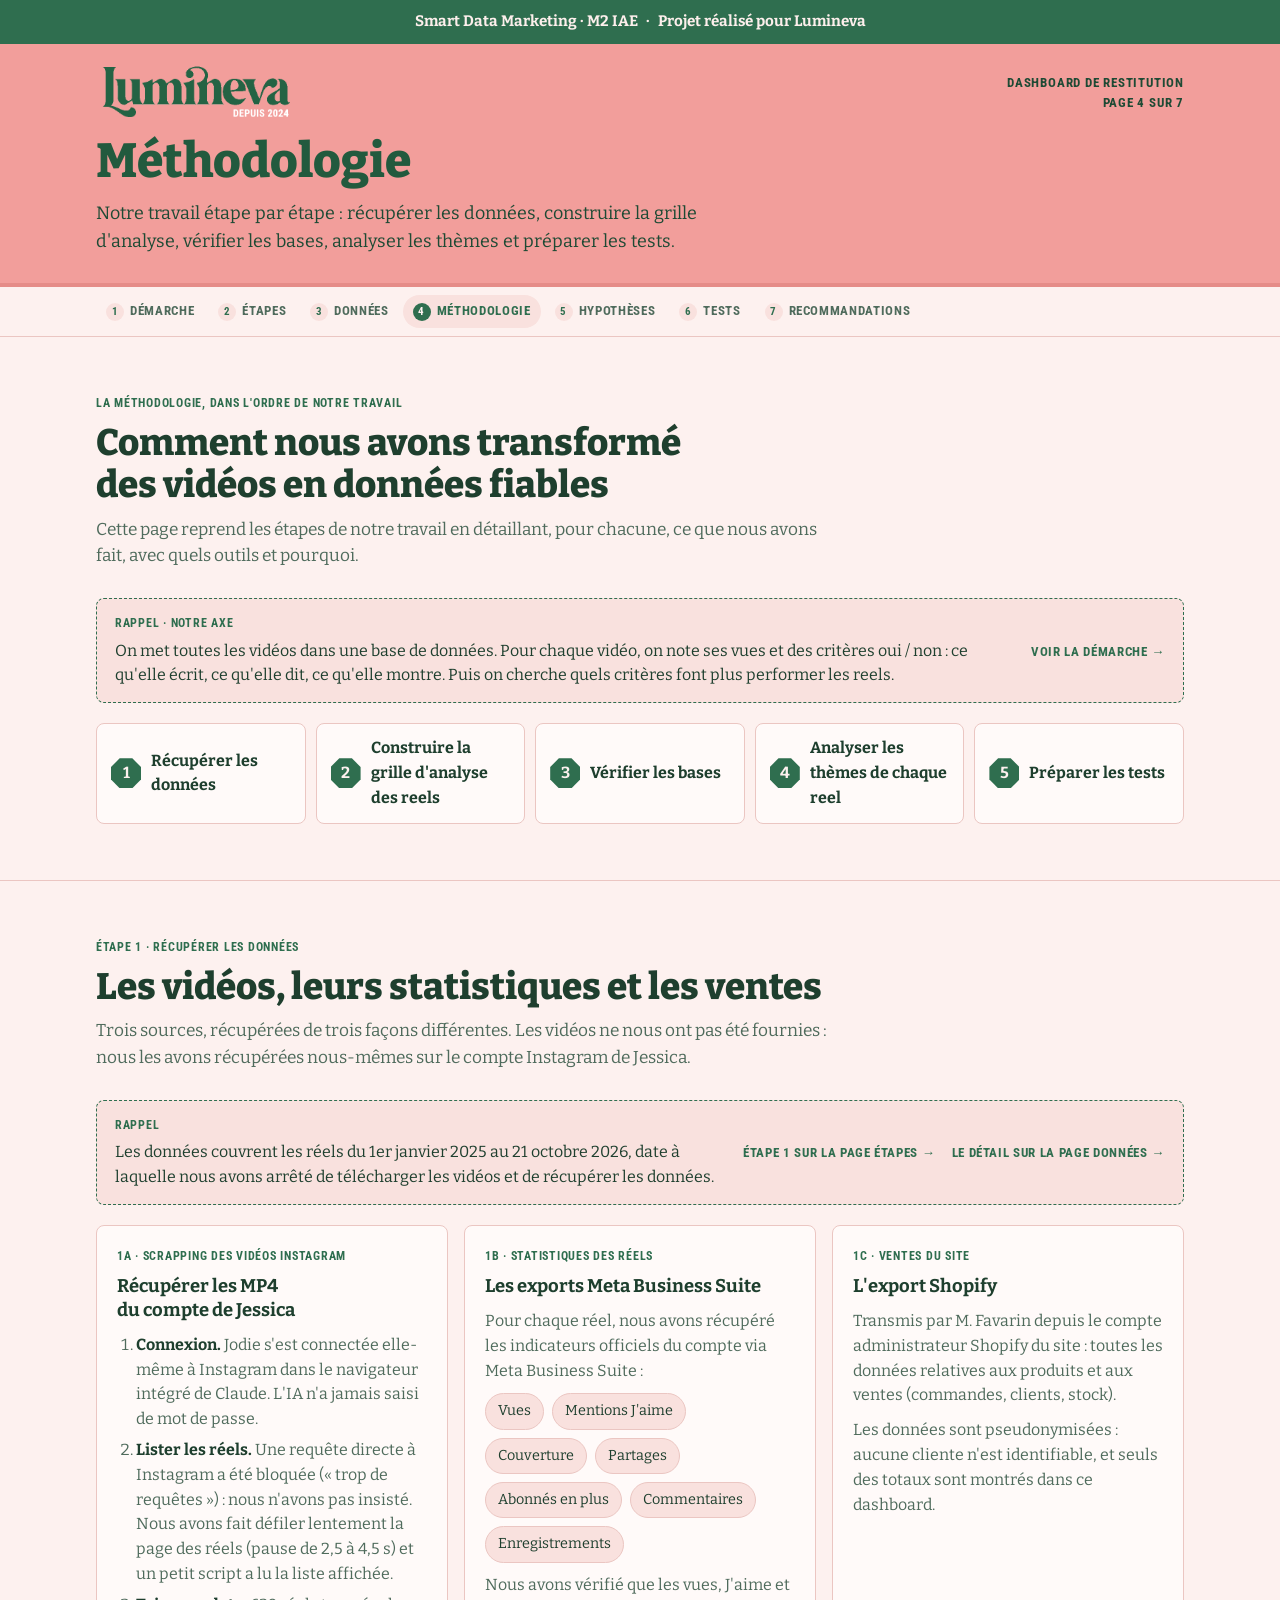
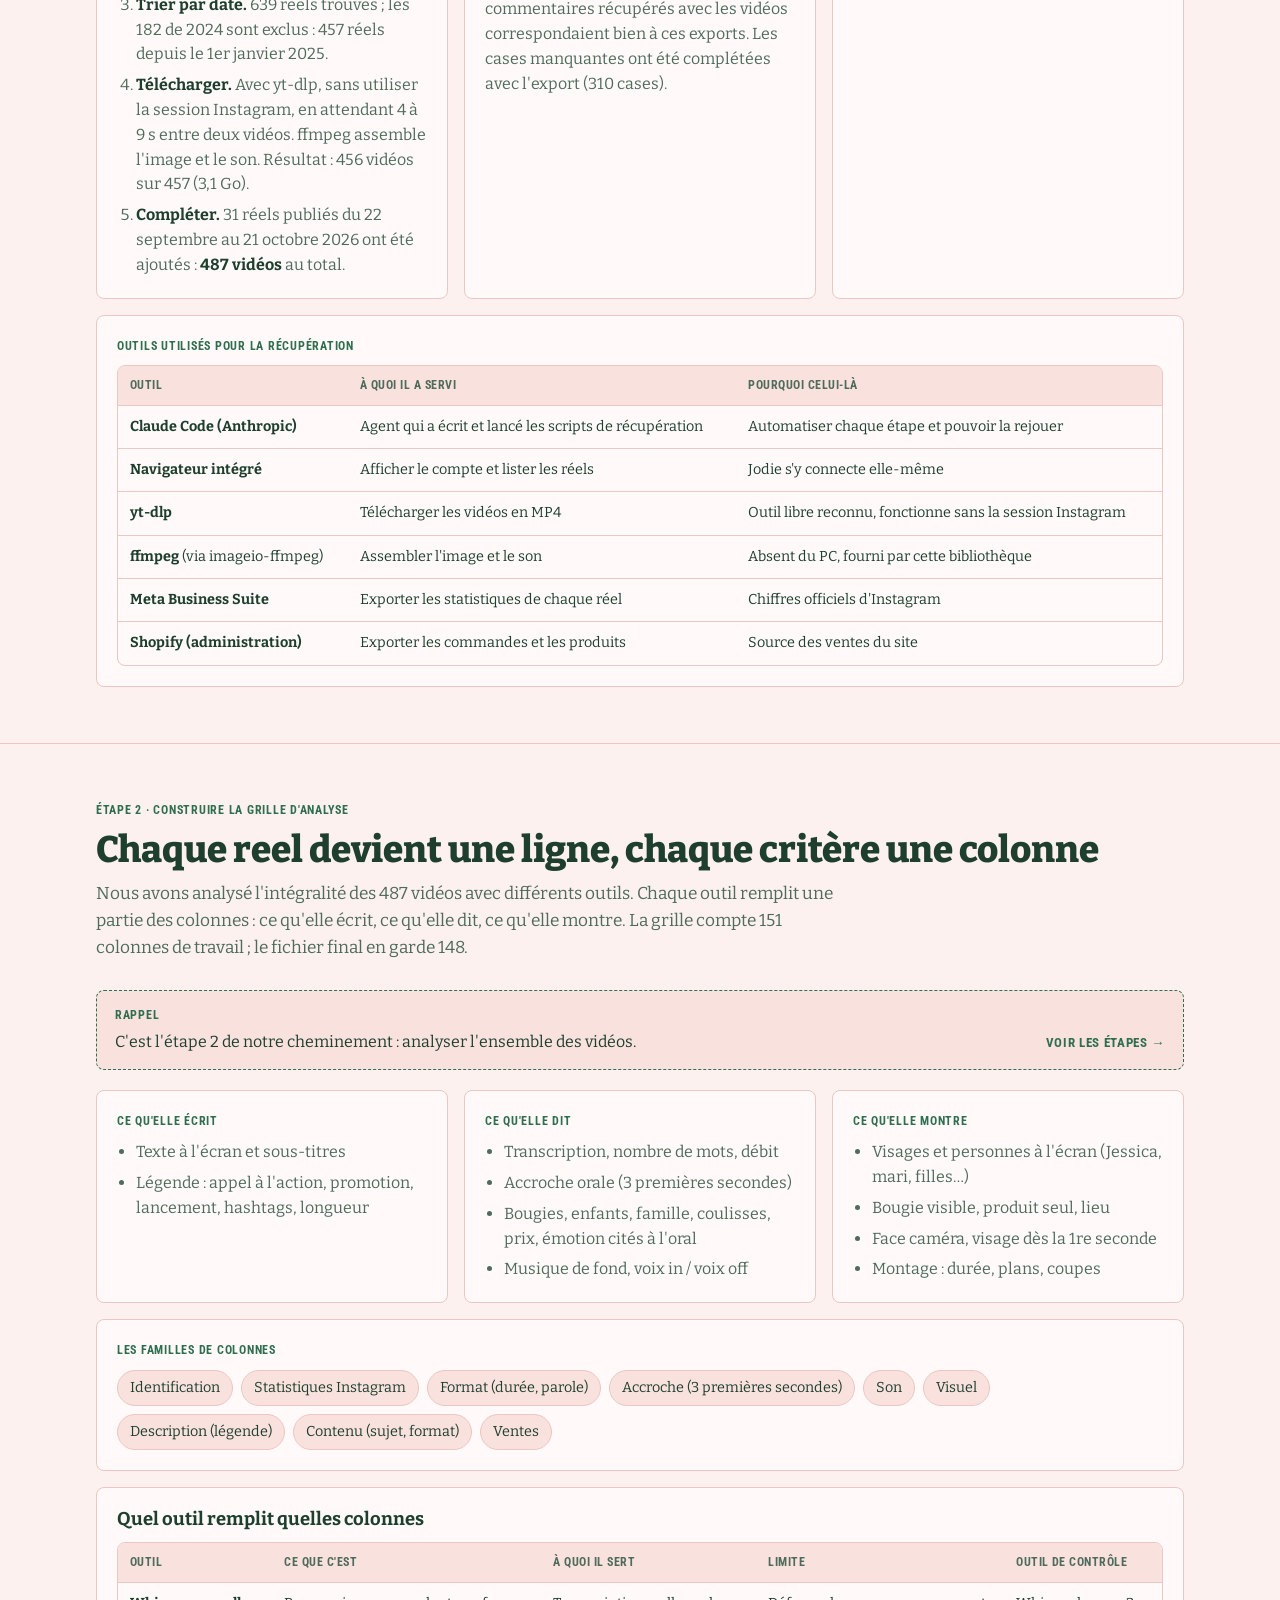
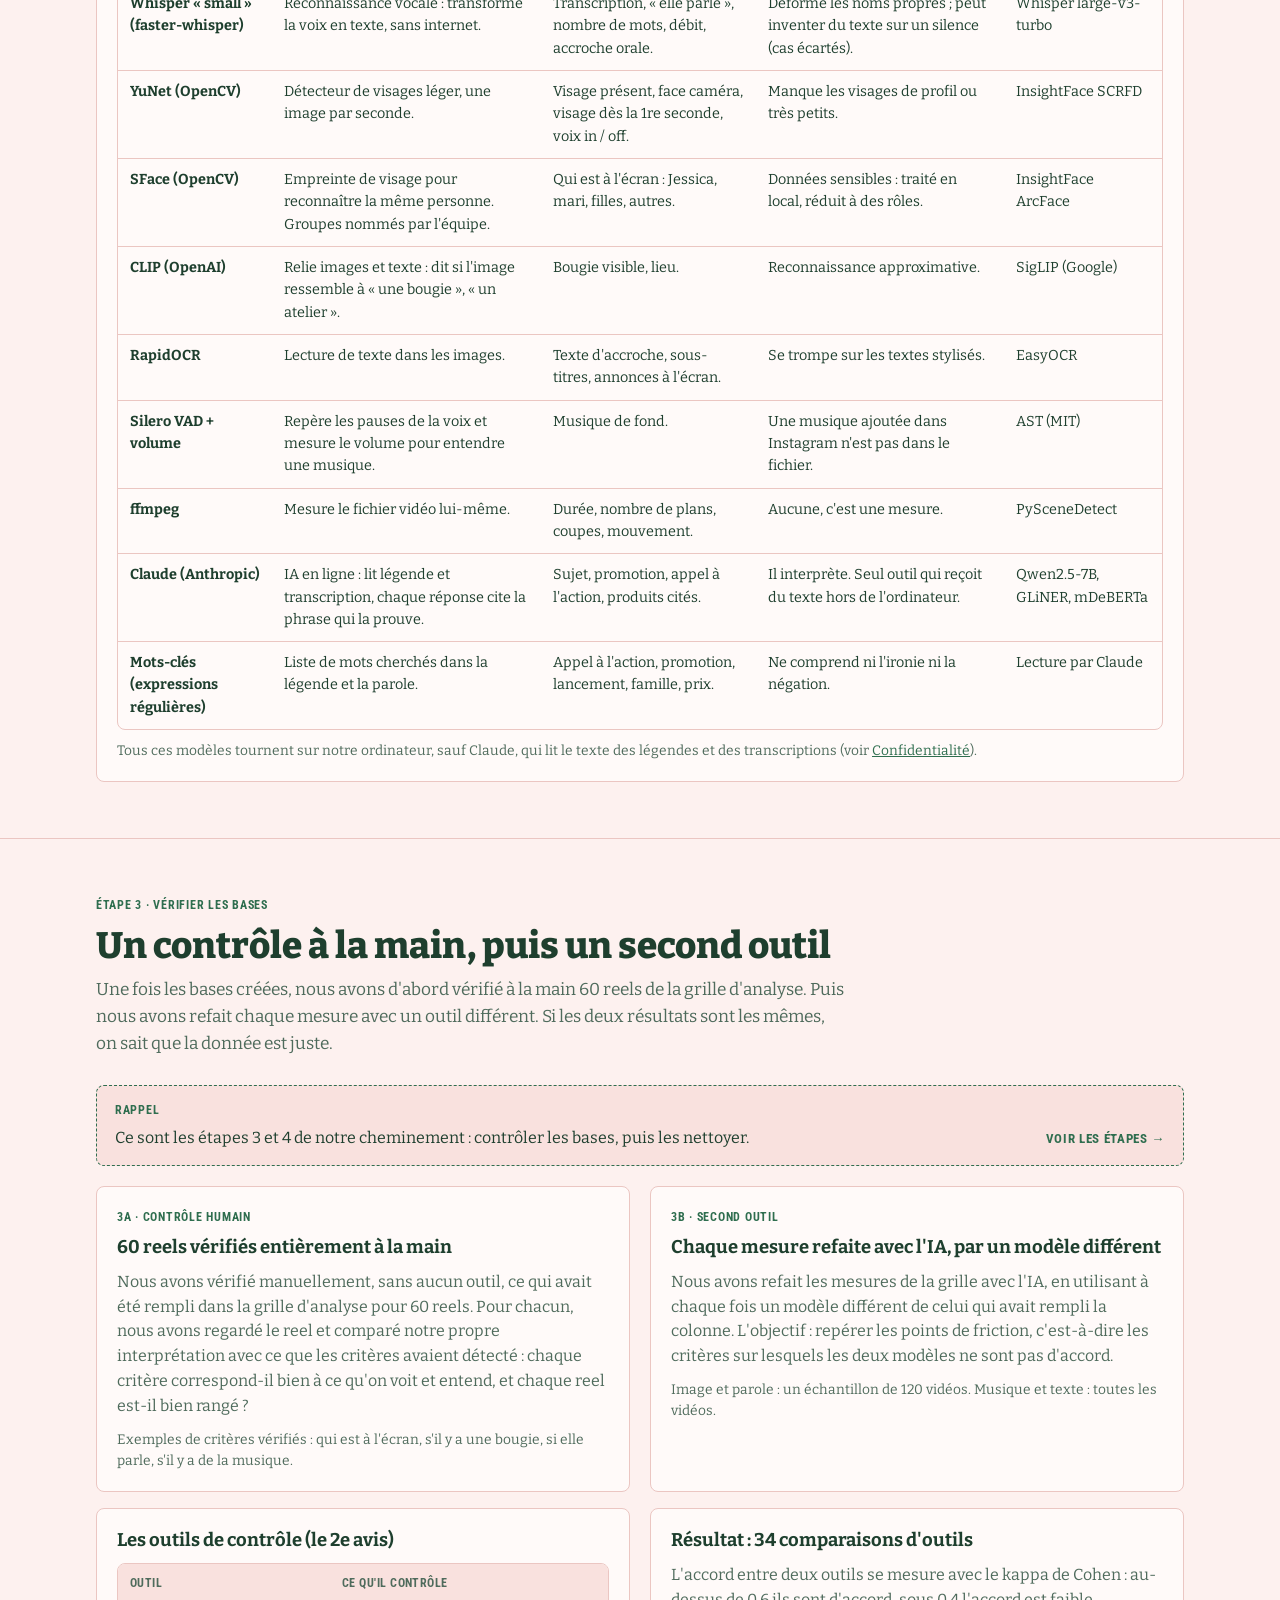
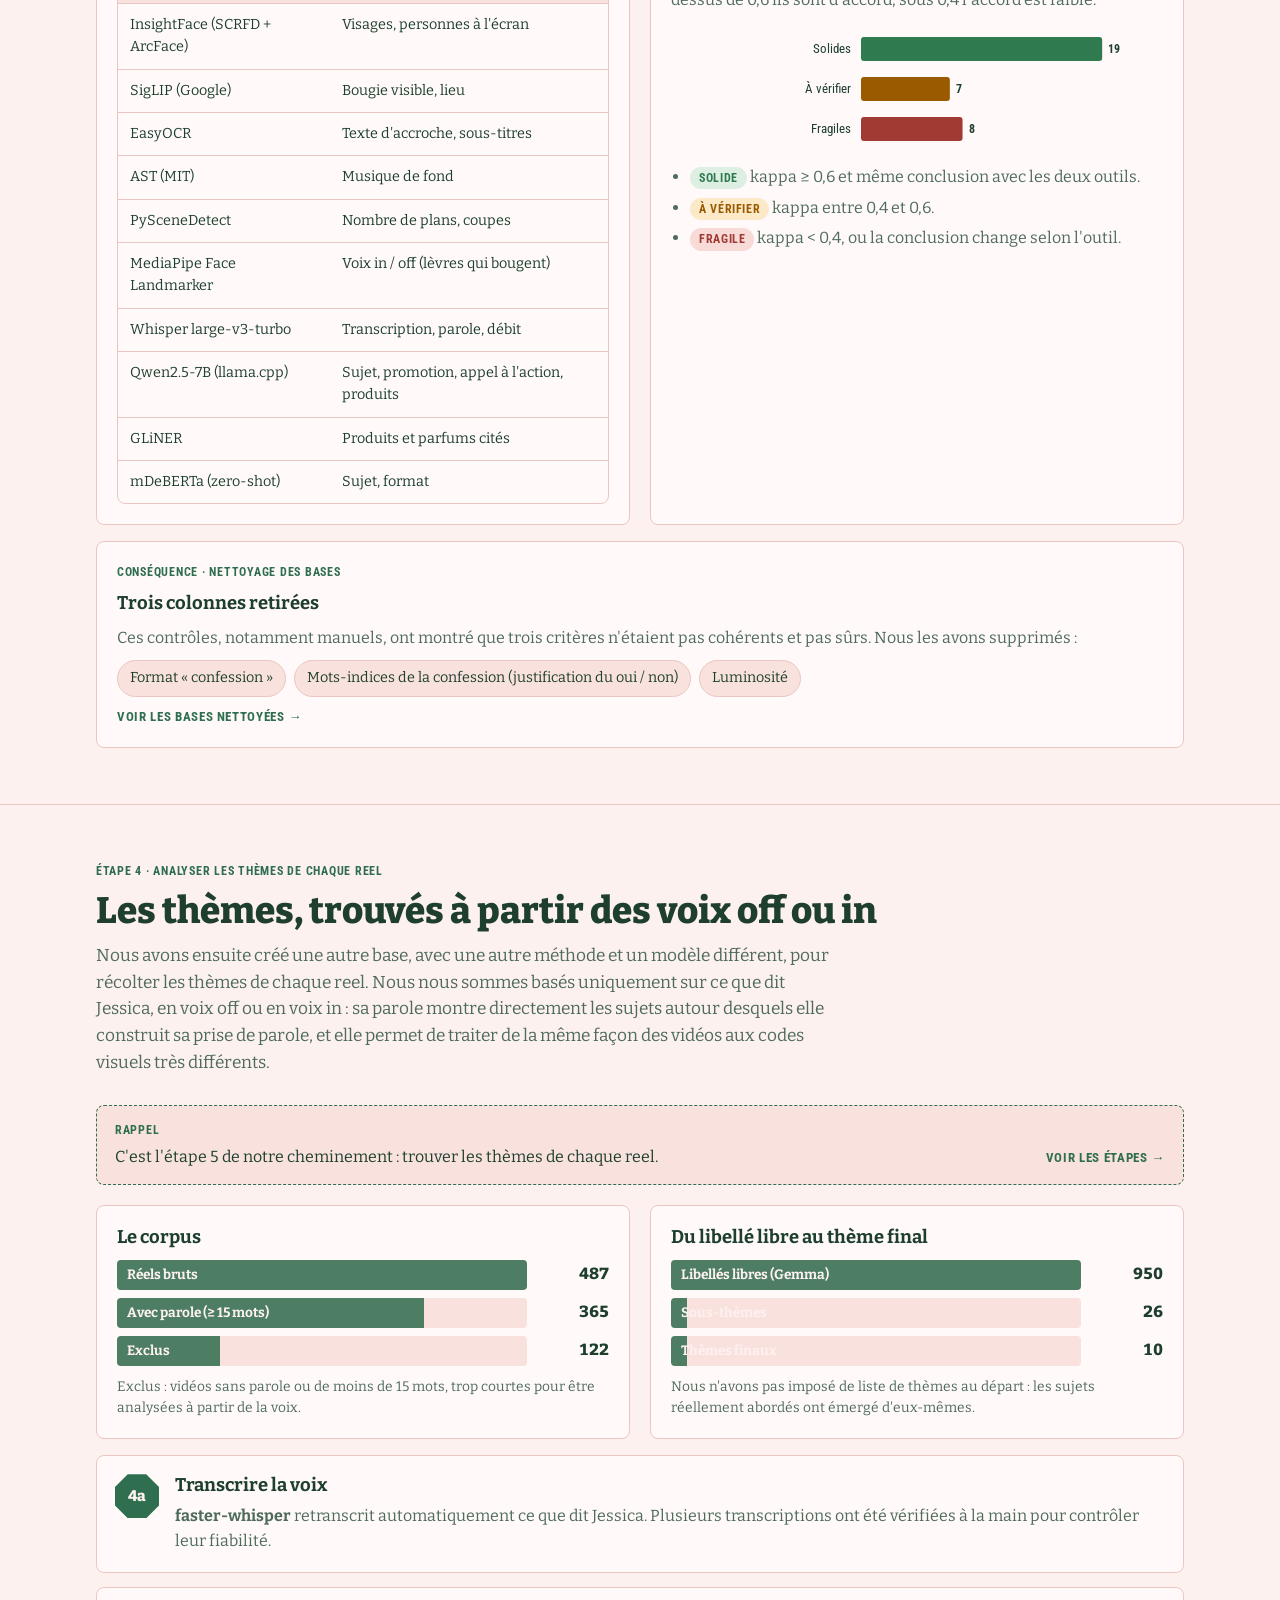
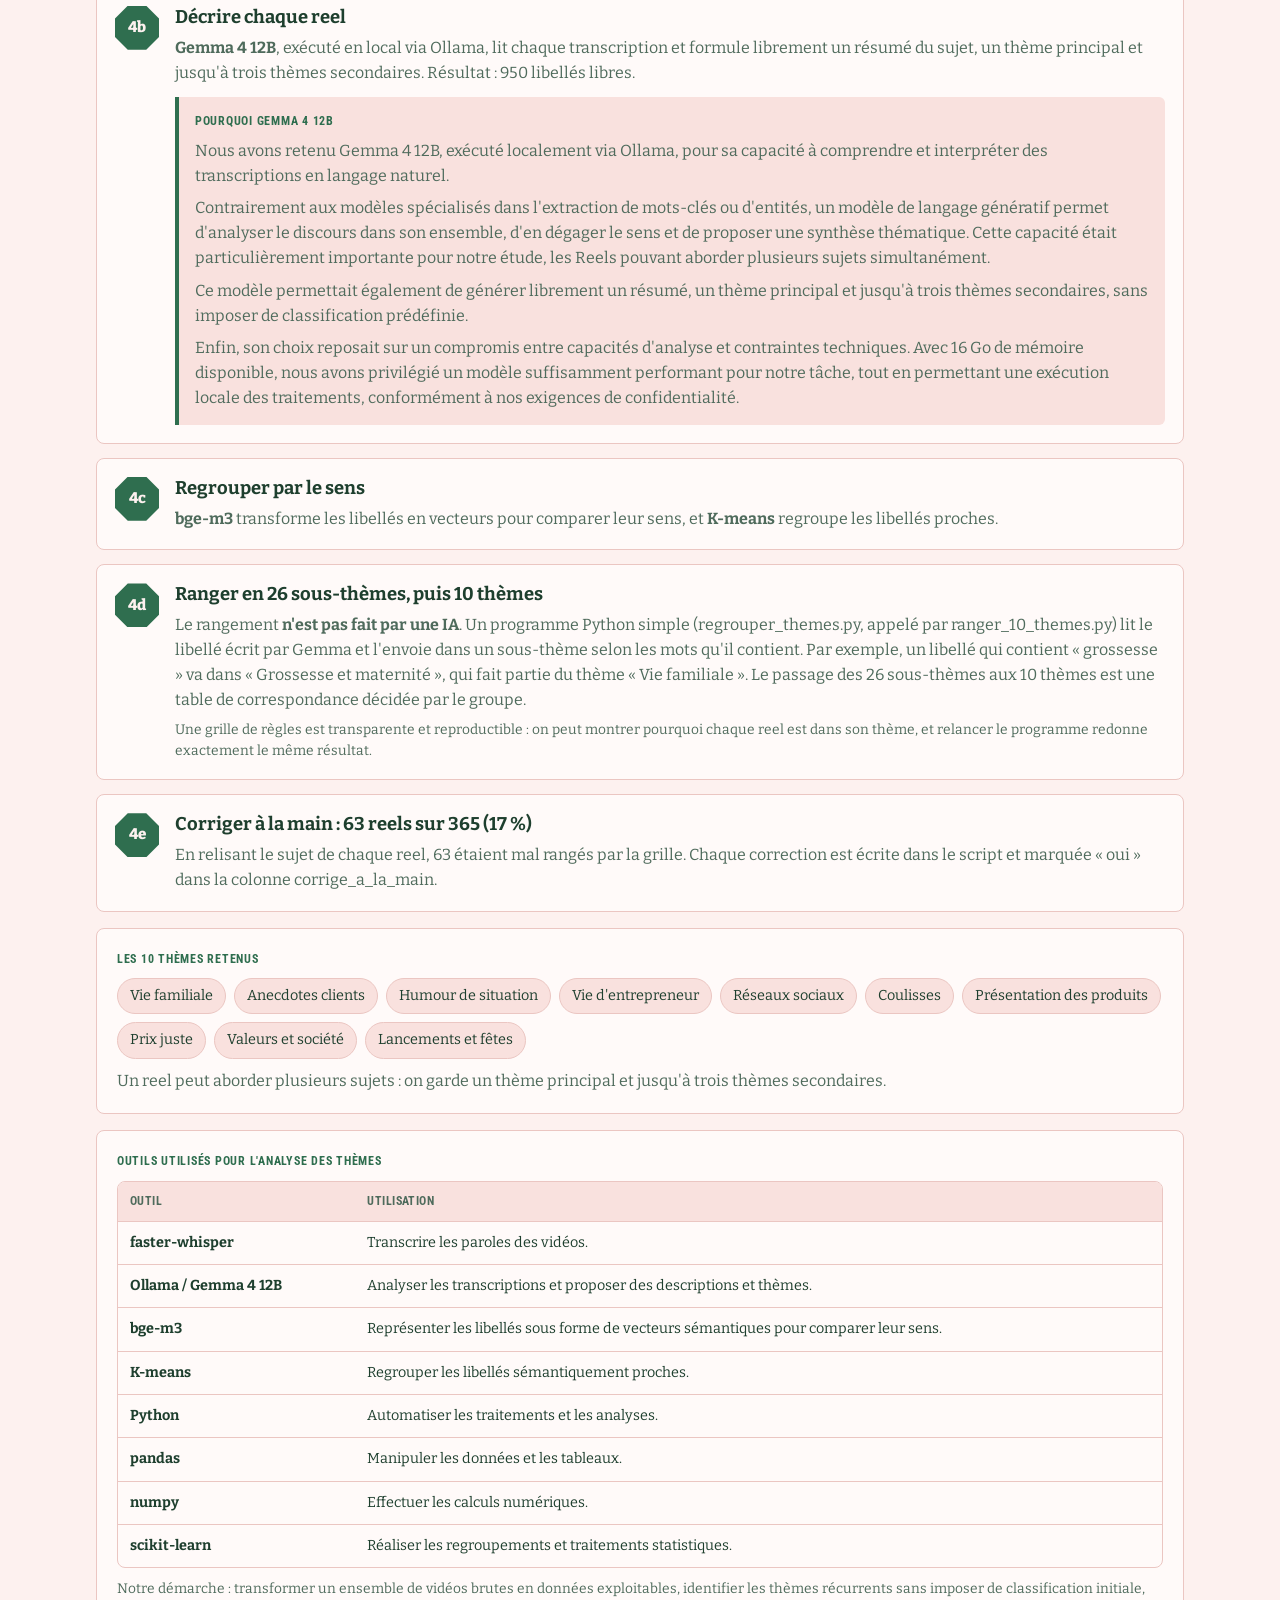
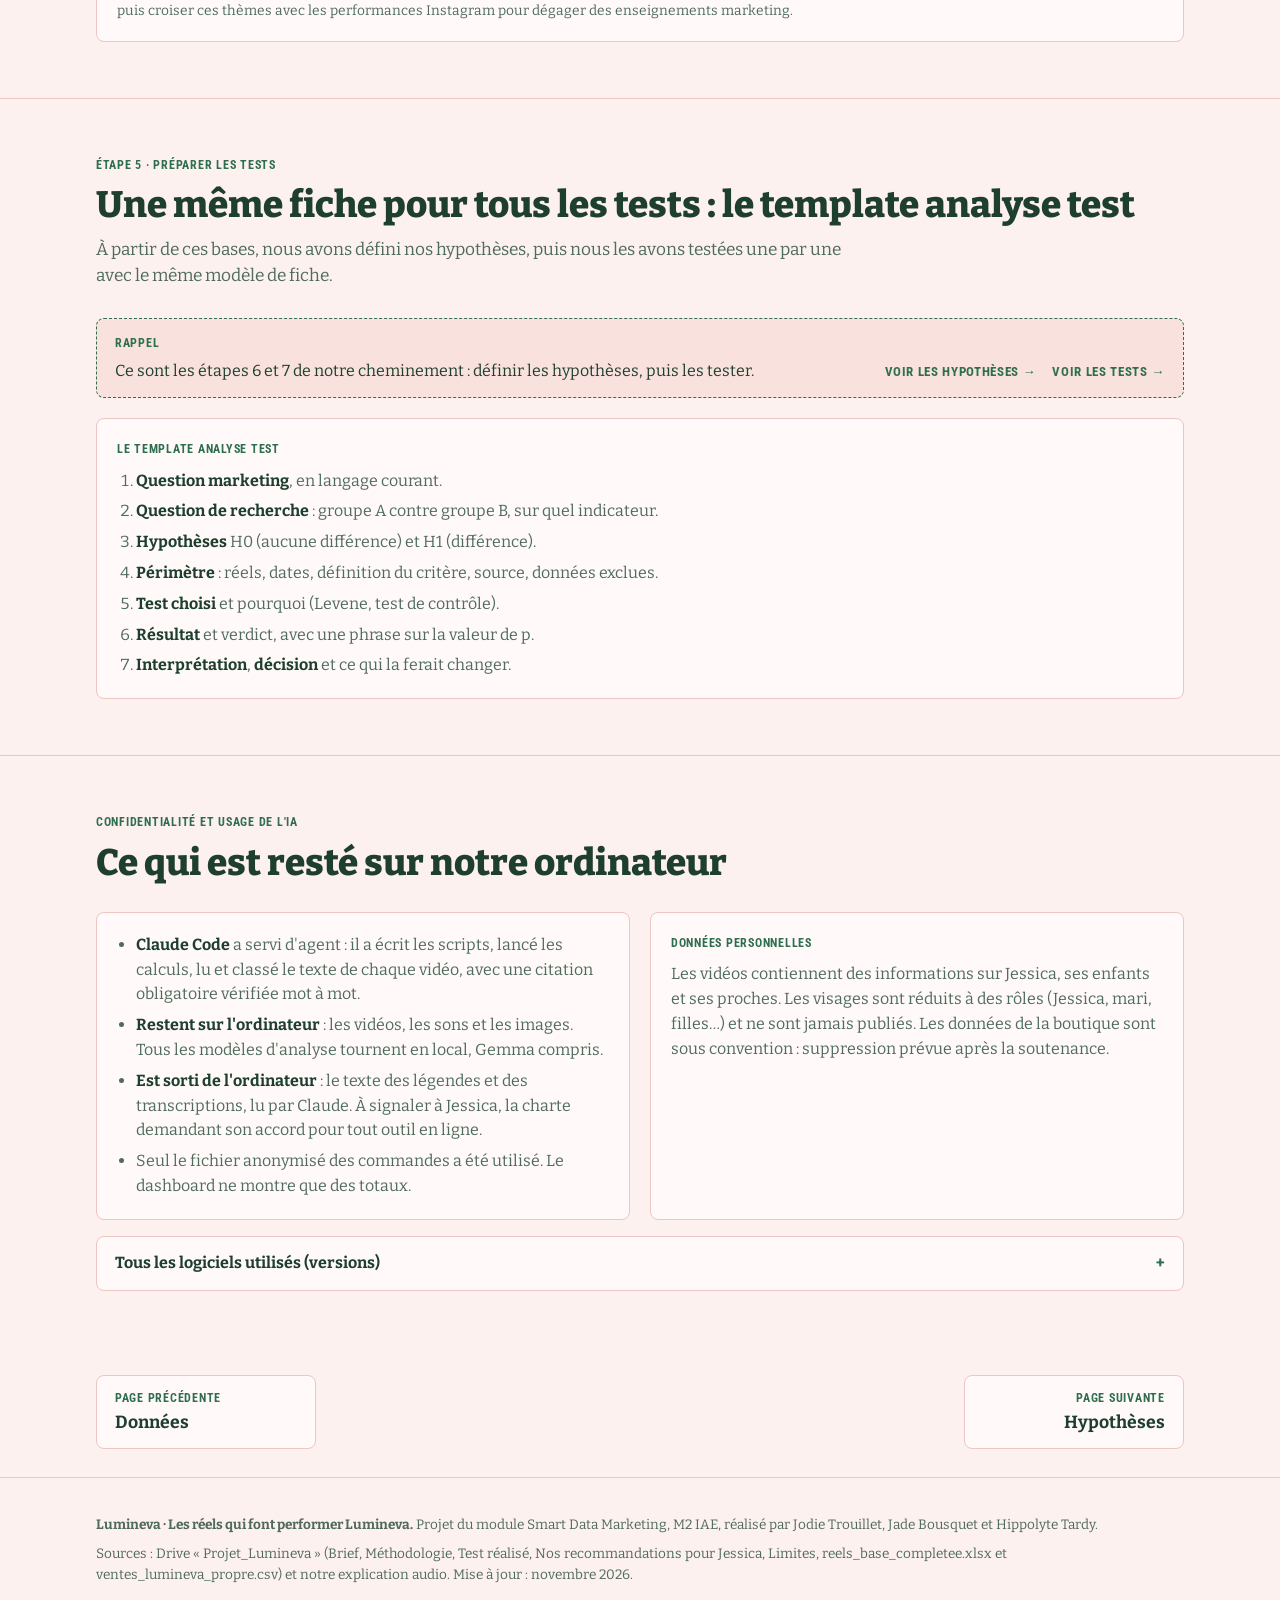
<file: methodologie.html>
<!doctype html>
<html lang="fr">
<head>
<meta charset="utf-8">
<meta name="viewport" content="width=device-width, initial-scale=1, viewport-fit=cover">
<title>Méthodologie · Lumineva</title>
<meta name="claude:viewport-fit-sides" content="cover">
<link rel="preconnect" href="https://fonts.googleapis.com">
<link rel="preconnect" href="https://fonts.gstatic.com" crossorigin>
<link rel="stylesheet" href="https://fonts.googleapis.com/css2?family=Bitter:ital,wght@0,400;0,500;0,700;0,800;1,400&family=Roboto+Condensed:wght@500;700&display=swap">
<link rel="stylesheet" href="css/style.css">
</head>
<body>
<div class="promo"><div class="wrap"><span>Smart Data Marketing · M2 IAE</span><span>·</span><span>Projet réalisé pour Lumineva</span></div></div>
<header class="hero hero-sm"><div class="wrap"><div class="hero-top"><a href="index.html"><img src="assets/logo.png" alt="Lumineva, retour à l'accueil" width="540" height="160"></a><div class="who">Dashboard de restitution<br>Page 4 sur 7</div></div><h1>Méthodologie</h1><p class="sub">Notre travail étape par étape : récupérer les données, construire la grille d'analyse, vérifier les bases, analyser les thèmes et préparer les tests.</p></div></header>
<nav class="nav" aria-label="Pages du dashboard"><div class="wrap"><ul><li><a href="index.html"><i>1</i>Démarche</a></li><li><a href="etapes.html"><i>2</i>Étapes</a></li><li><a href="donnees.html"><i>3</i>Données</a></li><li><a href="methodologie.html" class="on" aria-current="page"><i>4</i>Méthodologie</a></li><li><a href="hypotheses.html"><i>5</i>Hypothèses</a></li><li><a href="tests.html"><i>6</i>Tests</a></li><li><a href="recommandations.html"><i>7</i>Recommandations</a></li></ul></div></nav>
<main>
<section id="intro"><div class="wrap">
  <div class="sec-head">
    <span class="label">La méthodologie, dans l'ordre de notre travail</span>
    <h2>Comment nous avons transformé des vidéos en données fiables</h2>
    <p class="lead">Cette page reprend les étapes de notre travail en détaillant, pour chacune, ce que nous avons fait, avec quels outils et pourquoi.</p>
  </div>
  <div class="rappel"><span class="label">Rappel · Notre axe</span><p>On met toutes les vidéos dans une base de données. Pour chaque vidéo, on note ses vues et des critères oui / non : ce qu'elle écrit, ce qu'elle dit, ce qu'elle montre. Puis on cherche quels critères font plus performer les reels.</p><a class="more" href="index.html#cadrage">Voir la démarche</a></div>
  <ol class="mtoc">
    <li><a href="#recuperation"><b>1</b><span>Récupérer les données</span></a></li>
    <li><a href="#grille"><b>2</b><span>Construire la grille d'analyse des reels</span></a></li>
    <li><a href="#verification"><b>3</b><span>Vérifier les bases</span></a></li>
    <li><a href="#themes"><b>4</b><span>Analyser les thèmes de chaque reel</span></a></li>
    <li><a href="#template"><b>5</b><span>Préparer les tests</span></a></li>
  </ol>
</div></section>

<section id="recuperation"><div class="wrap">
  <div class="sec-head">
    <span class="label">Étape 1 · Récupérer les données</span>
    <h2>Les vidéos, leurs statistiques et les ventes</h2>
    <p class="lead">Trois sources, récupérées de trois façons différentes. Les vidéos ne nous ont pas été fournies : nous les avons récupérées nous-mêmes sur le compte Instagram de Jessica.</p>
  </div>
  <div class="rappel"><span class="label">Rappel</span><p>Les données couvrent les réels du 1er janvier 2025 au 21 octobre 2026, date à laquelle nous avons arrêté de télécharger les vidéos et de récupérer les données.</p><a class="more" href="etapes.html">Étape 1 sur la page Étapes</a><a class="more" href="donnees.html">Le détail sur la page Données</a></div>
  <div class="grid3">
    <div class="card"><span class="label">1a · Scrapping des vidéos Instagram</span><h3>Récupérer les MP4 du compte de Jessica</h3>
      <ol>
        <li><strong>Connexion.</strong> Jodie s'est connectée elle-même à Instagram dans le navigateur intégré de Claude. L'IA n'a jamais saisi de mot de passe.</li>
        <li><strong>Lister les réels.</strong> Une requête directe à Instagram a été bloquée (« trop de requêtes ») : nous n'avons pas insisté. Nous avons fait défiler lentement la page des réels (pause de 2,5 à 4,5 s) et un petit script a lu la liste affichée.</li>
        <li><strong>Trier par date.</strong> 639 réels trouvés ; les 182 de 2024 sont exclus : 457 réels depuis le 1er janvier 2025.</li>
        <li><strong>Télécharger.</strong> Avec yt-dlp, sans utiliser la session Instagram, en attendant 4 à 9 s entre deux vidéos. ffmpeg assemble l'image et le son. Résultat : 456 vidéos sur 457 (3,1 Go).</li>
        <li><strong>Compléter.</strong> 31 réels publiés du 22 septembre au 21 octobre 2026 ont été ajoutés : <strong>487 vidéos</strong> au total.</li>
      </ol></div>
    <div class="card"><span class="label">1b · Statistiques des réels</span><h3>Les exports Meta Business Suite</h3>
      <p>Pour chaque réel, nous avons récupéré les indicateurs officiels du compte via Meta Business Suite :</p>
      <div class="chips"><span class="chip">Vues</span><span class="chip">Mentions J'aime</span><span class="chip">Couverture</span><span class="chip">Partages</span><span class="chip">Abonnés en plus</span><span class="chip">Commentaires</span><span class="chip">Enregistrements</span></div>
      <p>Nous avons vérifié que les vues, J'aime et commentaires récupérés avec les vidéos correspondaient bien à ces exports. Les cases manquantes ont été complétées avec l'export (310 cases).</p></div>
    <div class="card"><span class="label">1c · Ventes du site</span><h3>L'export Shopify</h3>
      <p>Transmis par M. Favarin depuis le compte administrateur Shopify du site : toutes les données relatives aux produits et aux ventes (commandes, clients, stock).</p>
      <p>Les données sont pseudonymisées : aucune cliente n'est identifiable, et seuls des totaux sont montrés dans ce dashboard.</p></div>
  </div>
  <div class="card" style="margin-top:16px"><span class="label">Outils utilisés pour la récupération</span>
    <div class="tbl"><table><thead><tr><th>Outil</th><th>À quoi il a servi</th><th>Pourquoi celui-là</th></tr></thead><tbody>
      <tr><td><strong>Claude Code (Anthropic)</strong></td><td>Agent qui a écrit et lancé les scripts de récupération</td><td>Automatiser chaque étape et pouvoir la rejouer</td></tr>
      <tr><td><strong>Navigateur intégré</strong></td><td>Afficher le compte et lister les réels</td><td>Jodie s'y connecte elle-même</td></tr>
      <tr><td><strong>yt-dlp</strong></td><td>Télécharger les vidéos en MP4</td><td>Outil libre reconnu, fonctionne sans la session Instagram</td></tr>
      <tr><td><strong>ffmpeg</strong> (via imageio-ffmpeg)</td><td>Assembler l'image et le son</td><td>Absent du PC, fourni par cette bibliothèque</td></tr>
      <tr><td><strong>Meta Business Suite</strong></td><td>Exporter les statistiques de chaque réel</td><td>Chiffres officiels d'Instagram</td></tr>
      <tr><td><strong>Shopify (administration)</strong></td><td>Exporter les commandes et les produits</td><td>Source des ventes du site</td></tr>
    </tbody></table></div></div>
</div></section>

<section id="grille"><div class="wrap">
  <div class="sec-head">
    <span class="label">Étape 2 · Construire la grille d'analyse</span>
    <h2>Chaque reel devient une ligne, chaque critère une colonne</h2>
    <p class="lead">Nous avons analysé l'intégralité des 487 vidéos avec différents outils. Chaque outil remplit une partie des colonnes : ce qu'elle écrit, ce qu'elle dit, ce qu'elle montre. La grille compte 151 colonnes de travail ; le fichier final en garde 148.</p>
  </div>
  <div class="rappel"><span class="label">Rappel</span><p>C'est l'étape 2 de notre cheminement : analyser l'ensemble des vidéos.</p><a class="more" href="etapes.html">Voir les étapes</a></div>
  <div class="grid3">
    <div class="card"><span class="label">Ce qu'elle écrit</span><ul><li>Texte à l'écran et sous-titres</li><li>Légende : appel à l'action, promotion, lancement, hashtags, longueur</li></ul></div>
    <div class="card"><span class="label">Ce qu'elle dit</span><ul><li>Transcription, nombre de mots, débit</li><li>Accroche orale (3 premières secondes)</li><li>Bougies, enfants, famille, coulisses, prix, émotion cités à l'oral</li><li>Musique de fond, voix in / voix off</li></ul></div>
    <div class="card"><span class="label">Ce qu'elle montre</span><ul><li>Visages et personnes à l'écran (Jessica, mari, filles…)</li><li>Bougie visible, produit seul, lieu</li><li>Face caméra, visage dès la 1re seconde</li><li>Montage : durée, plans, coupes</li></ul></div>
  </div>
  <div class="card" style="margin-top:16px"><span class="label">Les familles de colonnes</span>
    <div class="chips"><span class="chip">Identification</span><span class="chip">Statistiques Instagram</span><span class="chip">Format (durée, parole)</span><span class="chip">Accroche (3 premières secondes)</span><span class="chip">Son</span><span class="chip">Visuel</span><span class="chip">Description (légende)</span><span class="chip">Contenu (sujet, format)</span><span class="chip">Ventes</span></div></div>
  <div class="card" style="margin-top:16px"><h3>Quel outil remplit quelles colonnes</h3>
    <div class="tbl"><table><thead><tr><th>Outil</th><th>Ce que c'est</th><th>À quoi il sert</th><th>Limite</th><th>Outil de contrôle</th></tr></thead><tbody id="tb-models"></tbody></table></div>
    <p class="note">Tous ces modèles tournent sur notre ordinateur, sauf Claude, qui lit le texte des légendes et des transcriptions (voir <a href="#ia">Confidentialité</a>).</p></div>
</div></section>

<section id="verification"><div class="wrap">
  <div class="sec-head">
    <span class="label">Étape 3 · Vérifier les bases</span>
    <h2>Un contrôle à la main, puis un second outil</h2>
    <p class="lead">Une fois les bases créées, nous avons d'abord vérifié à la main 60 reels de la grille d'analyse. Puis nous avons refait chaque mesure avec un outil différent. Si les deux résultats sont les mêmes, on sait que la donnée est juste.</p>
  </div>
  <div class="rappel"><span class="label">Rappel</span><p>Ce sont les étapes 3 et 4 de notre cheminement : contrôler les bases, puis les nettoyer.</p><a class="more" href="etapes.html">Voir les étapes</a></div>
  <div class="grid2">
    <div class="card"><span class="label">3a · Contrôle humain</span><h3>60 reels vérifiés entièrement à la main</h3><p>Nous avons vérifié manuellement, sans aucun outil, ce qui avait été rempli dans la grille d'analyse pour 60 reels. Pour chacun, nous avons regardé le reel et comparé notre propre interprétation avec ce que les critères avaient détecté : chaque critère correspond-il bien à ce qu'on voit et entend, et chaque reel est-il bien rangé ?</p><p class="note">Exemples de critères vérifiés : qui est à l'écran, s'il y a une bougie, si elle parle, s'il y a de la musique.</p></div>
    <div class="card"><span class="label">3b · Second outil</span><h3>Chaque mesure refaite avec l'IA, par un modèle différent</h3><p>Nous avons refait les mesures de la grille avec l'IA, en utilisant à chaque fois un modèle différent de celui qui avait rempli la colonne. L'objectif : repérer les points de friction, c'est-à-dire les critères sur lesquels les deux modèles ne sont pas d'accord.</p><p class="note">Image et parole : un échantillon de 120 vidéos. Musique et texte : toutes les vidéos.</p></div>
  </div>
  <div class="grid2" style="margin-top:16px">
    <div class="card"><h3>Les outils de contrôle (le 2e avis)</h3>
      <div class="tbl"><table><thead><tr><th>Outil</th><th>Ce qu'il contrôle</th></tr></thead><tbody id="tb-ctrl"></tbody></table></div></div>
    <div class="card"><h3>Résultat : 34 comparaisons d'outils</h3>
      <p>L'accord entre deux outils se mesure avec le kappa de Cohen : au-dessus de 0,6 ils sont d'accord, sous 0,4 l'accord est faible.</p>
      <div class="chart" id="ch-rel"></div>
      <ul>
        <li><span class="pill ok">Solide</span> kappa ≥ 0,6 et même conclusion avec les deux outils.</li>
        <li><span class="pill warn">À vérifier</span> kappa entre 0,4 et 0,6.</li>
        <li><span class="pill bad">Fragile</span> kappa &lt; 0,4, ou la conclusion change selon l'outil.</li>
      </ul></div>
  </div>
  <div class="card" style="margin-top:16px"><span class="label">Conséquence · Nettoyage des bases</span><h3>Trois colonnes retirées</h3>
    <p>Ces contrôles, notamment manuels, ont montré que trois critères n'étaient pas cohérents et pas sûrs. Nous les avons supprimés :</p>
    <div class="chips"><span class="chip">Format « confession »</span><span class="chip">Mots-indices de la confession (justification du oui / non)</span><span class="chip">Luminosité</span></div>
    <a class="more" href="donnees.html#bases">Voir les bases nettoyées</a></div>
</div></section>

<section id="themes"><div class="wrap">
  <div class="sec-head">
    <span class="label">Étape 4 · Analyser les thèmes de chaque reel</span>
    <h2>Les thèmes, trouvés à partir des voix off ou in</h2>
    <p class="lead">Nous avons ensuite créé une autre base, avec une autre méthode et un modèle différent, pour récolter les thèmes de chaque reel. Nous nous sommes basés uniquement sur ce que dit Jessica, en voix off ou en voix in : sa parole montre directement les sujets autour desquels elle construit sa prise de parole, et elle permet de traiter de la même façon des vidéos aux codes visuels très différents.</p>
  </div>
  <div class="rappel"><span class="label">Rappel</span><p>C'est l'étape 5 de notre cheminement : trouver les thèmes de chaque reel.</p><a class="more" href="etapes.html">Voir les étapes</a></div>
  <div class="grid2">
    <div class="card"><h3>Le corpus</h3><div class="funnel" id="funnel-theme"></div><p class="note">Exclus : vidéos sans parole ou de moins de 15 mots, trop courtes pour être analysées à partir de la voix.</p></div>
    <div class="card"><h3>Du libellé libre au thème final</h3><div class="funnel" id="funnel-labels"></div><p class="note">Nous n'avons pas imposé de liste de thèmes au départ : les sujets réellement abordés ont émergé d'eux-mêmes.</p></div>
  </div>
  <div class="steps" style="margin-top:16px">
    <div class="step"><div class="step-n oct">4a</div><div class="body"><h3>Transcrire la voix</h3><p><strong>faster-whisper</strong> retranscrit automatiquement ce que dit Jessica. Plusieurs transcriptions ont été vérifiées à la main pour contrôler leur fiabilité.</p></div></div>
    <div class="step"><div class="step-n oct">4b</div><div class="body"><h3>Décrire chaque reel</h3><p><strong>Gemma 4 12B</strong>, exécuté en local via Ollama, lit chaque transcription et formule librement un résumé du sujet, un thème principal et jusqu'à trois thèmes secondaires. Résultat : 950 libellés libres.</p><div class="why-box"><span class="label">Pourquoi Gemma 4 12B</span>
        <p>Nous avons retenu Gemma 4 12B, exécuté localement via Ollama, pour sa capacité à comprendre et interpréter des transcriptions en langage naturel.</p>
        <p>Contrairement aux modèles spécialisés dans l'extraction de mots-clés ou d'entités, un modèle de langage génératif permet d'analyser le discours dans son ensemble, d'en dégager le sens et de proposer une synthèse thématique. Cette capacité était particulièrement importante pour notre étude, les Reels pouvant aborder plusieurs sujets simultanément.</p>
        <p>Ce modèle permettait également de générer librement un résumé, un thème principal et jusqu'à trois thèmes secondaires, sans imposer de classification prédéfinie.</p>
        <p>Enfin, son choix reposait sur un compromis entre capacités d'analyse et contraintes techniques. Avec 16 Go de mémoire disponible, nous avons privilégié un modèle suffisamment performant pour notre tâche, tout en permettant une exécution locale des traitements, conformément à nos exigences de confidentialité.</p></div></div></div>
    <div class="step"><div class="step-n oct">4c</div><div class="body"><h3>Regrouper par le sens</h3><p><strong>bge-m3</strong> transforme les libellés en vecteurs pour comparer leur sens, et <strong>K-means</strong> regroupe les libellés proches.</p></div></div>
    <div class="step"><div class="step-n oct">4d</div><div class="body"><h3>Ranger en 26 sous-thèmes, puis 10 thèmes</h3><p>Le rangement <strong>n'est pas fait par une IA</strong>. Un programme Python simple (regrouper_themes.py, appelé par ranger_10_themes.py) lit le libellé écrit par Gemma et l'envoie dans un sous-thème selon les mots qu'il contient. Par exemple, un libellé qui contient « grossesse » va dans « Grossesse et maternité », qui fait partie du thème « Vie familiale ». Le passage des 26 sous-thèmes aux 10 thèmes est une table de correspondance décidée par le groupe.</p><p class="note">Une grille de règles est transparente et reproductible : on peut montrer pourquoi chaque reel est dans son thème, et relancer le programme redonne exactement le même résultat.</p></div></div>
    <div class="step"><div class="step-n oct">4e</div><div class="body"><h3>Corriger à la main : 63 reels sur 365 (17 %)</h3><p>En relisant le sujet de chaque reel, 63 étaient mal rangés par la grille. Chaque correction est écrite dans le script et marquée « oui » dans la colonne corrige_a_la_main.</p></div></div>
  </div>
  <div class="card" style="margin-top:16px"><span class="label">Les 10 thèmes retenus</span>
    <div class="chips"><span class="chip">Vie familiale</span><span class="chip">Anecdotes clients</span><span class="chip">Humour de situation</span><span class="chip">Vie d'entrepreneur</span><span class="chip">Réseaux sociaux</span><span class="chip">Coulisses</span><span class="chip">Présentation des produits</span><span class="chip">Prix juste</span><span class="chip">Valeurs et société</span><span class="chip">Lancements et fêtes</span></div>
    <p>Un reel peut aborder plusieurs sujets : on garde un thème principal et jusqu'à trois thèmes secondaires.</p></div>

  <div class="card" style="margin-top:16px"><span class="label">Outils utilisés pour l'analyse des thèmes</span>
    <div class="tbl"><table><thead><tr><th>Outil</th><th>Utilisation</th></tr></thead><tbody><tr><td><strong>faster-whisper</strong></td><td>Transcrire les paroles des vidéos.</td></tr><tr><td><strong>Ollama / Gemma 4 12B</strong></td><td>Analyser les transcriptions et proposer des descriptions et thèmes.</td></tr><tr><td><strong>bge-m3</strong></td><td>Représenter les libellés sous forme de vecteurs sémantiques pour comparer leur sens.</td></tr><tr><td><strong>K-means</strong></td><td>Regrouper les libellés sémantiquement proches.</td></tr><tr><td><strong>Python</strong></td><td>Automatiser les traitements et les analyses.</td></tr><tr><td><strong>pandas</strong></td><td>Manipuler les données et les tableaux.</td></tr><tr><td><strong>numpy</strong></td><td>Effectuer les calculs numériques.</td></tr><tr><td><strong>scikit-learn</strong></td><td>Réaliser les regroupements et traitements statistiques.</td></tr></tbody></table></div>
    <p class="note">Notre démarche : transformer un ensemble de vidéos brutes en données exploitables, identifier les thèmes récurrents sans imposer de classification initiale, puis croiser ces thèmes avec les performances Instagram pour dégager des enseignements marketing.</p></div>
</div></section>

<section id="template"><div class="wrap">
  <div class="sec-head">
    <span class="label">Étape 5 · Préparer les tests</span>
    <h2>Une même fiche pour tous les tests : le template analyse test</h2>
    <p class="lead">À partir de ces bases, nous avons défini nos hypothèses, puis nous les avons testées une par une avec le même modèle de fiche.</p>
  </div>
  <div class="rappel"><span class="label">Rappel</span><p>Ce sont les étapes 6 et 7 de notre cheminement : définir les hypothèses, puis les tester.</p><a class="more" href="hypotheses.html">Voir les hypothèses</a><a class="more" href="tests.html">Voir les tests</a></div>
  <div class="grid2">
    <div class="card"><span class="label">Le template analyse test</span><ol>
      <li><strong>Question marketing</strong>, en langage courant.</li>
      <li><strong>Question de recherche</strong> : groupe A contre groupe B, sur quel indicateur.</li>
      <li><strong>Hypothèses</strong> H0 (aucune différence) et H1 (différence).</li>
      <li><strong>Périmètre</strong> : réels, dates, définition du critère, source, données exclues.</li>
      <li><strong>Test choisi</strong> et pourquoi (Levene, test de contrôle).</li>
      <li><strong>Résultat</strong> et verdict, avec une phrase sur la valeur de p.</li>
      <li><strong>Interprétation</strong>, <strong>décision</strong> et ce qui la ferait changer.</li>
    </ol></div>
  </div>
</div></section>

<section id="ia"><div class="wrap">
  <div class="sec-head">
    <span class="label">Confidentialité et usage de l'IA</span>
    <h2>Ce qui est resté sur notre ordinateur</h2>
  </div>
  <div class="grid2">
    <div class="card"><ul>
      <li><strong>Claude Code</strong> a servi d'agent : il a écrit les scripts, lancé les calculs, lu et classé le texte de chaque vidéo, avec une citation obligatoire vérifiée mot à mot.</li>
      <li><strong>Restent sur l'ordinateur</strong> : les vidéos, les sons et les images. Tous les modèles d'analyse tournent en local, Gemma compris.</li>
      <li><strong>Est sorti de l'ordinateur</strong> : le texte des légendes et des transcriptions, lu par Claude. À signaler à Jessica, la charte demandant son accord pour tout outil en ligne.</li>
      <li>Seul le fichier anonymisé des commandes a été utilisé. Le dashboard ne montre que des totaux.</li>
    </ul></div>
    <div class="card"><span class="label">Données personnelles</span><p>Les vidéos contiennent des informations sur Jessica, ses enfants et ses proches. Les visages sont réduits à des rôles (Jessica, mari, filles…) et ne sont jamais publiés. Les données de la boutique sont sous convention : suppression prévue après la soutenance.</p></div>
  </div>
  <details style="margin-top:16px"><summary>Tous les logiciels utilisés (versions)</summary><div class="in">
    <div class="tbl"><table><thead><tr><th>Outil</th><th>À quoi il a servi</th><th>Pourquoi celui-là</th></tr></thead><tbody id="tb-soft"></tbody></table></div>
  </div></details>
</div></section>

</main>
<div class="pager"><div class="wrap"><a class="prev" href="donnees.html"><span class="label">Page précédente</span><b>Données</b></a><a class="next" href="hypotheses.html"><span class="label">Page suivante</span><b>Hypothèses</b></a></div></div>
<footer><div class="wrap">
  <p><strong>Lumineva · Les réels qui font performer Lumineva.</strong> Projet du module Smart Data Marketing, M2 IAE, réalisé par Jodie Trouillet, Jade Bousquet et Hippolyte Tardy.</p>
  <p>Sources : Drive « Projet_Lumineva » (Brief, Méthodologie, Test réalisé, Nos recommandations pour Jessica, Limites, reels_base_completee.xlsx et ventes_lumineva_propre.csv) et notre explication audio. Mise à jour : novembre 2026.</p>
</div></footer>
<script src="js/graphiques.js"></script>
</body>
</html>
</file>
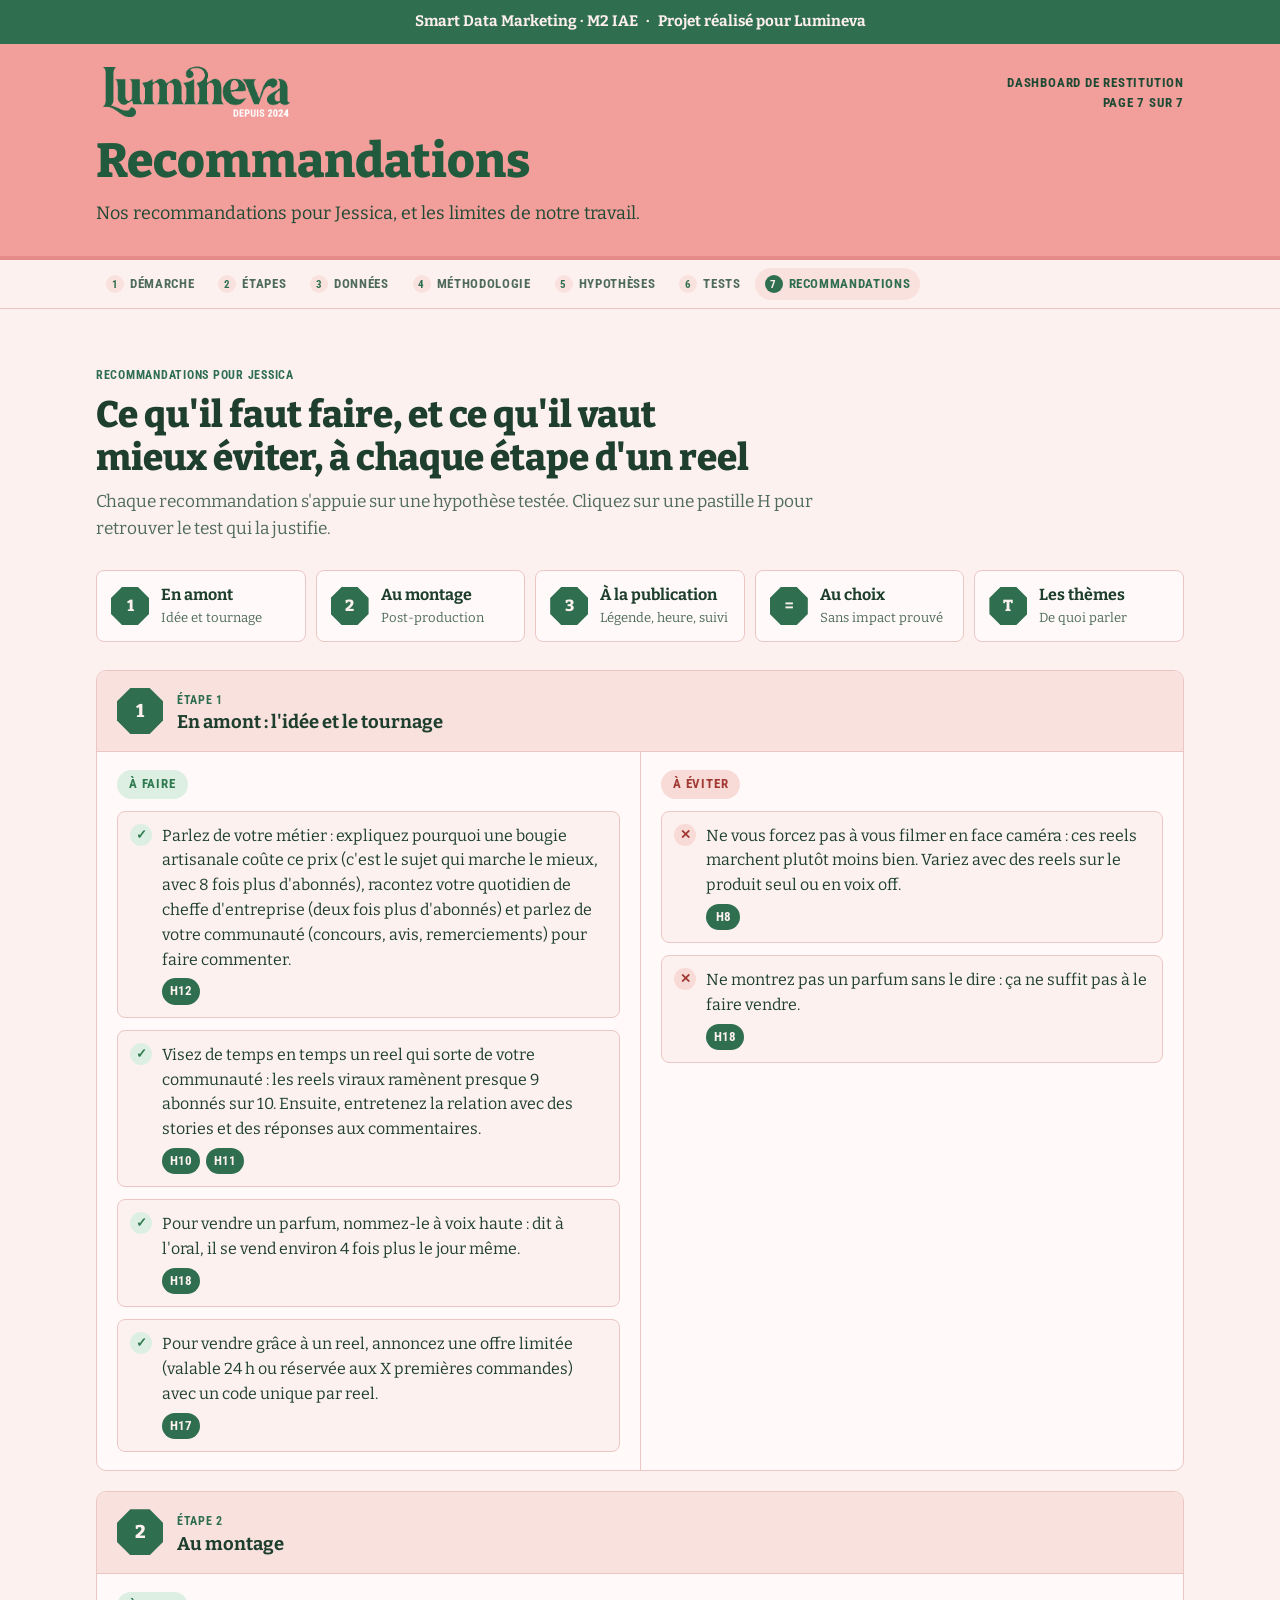
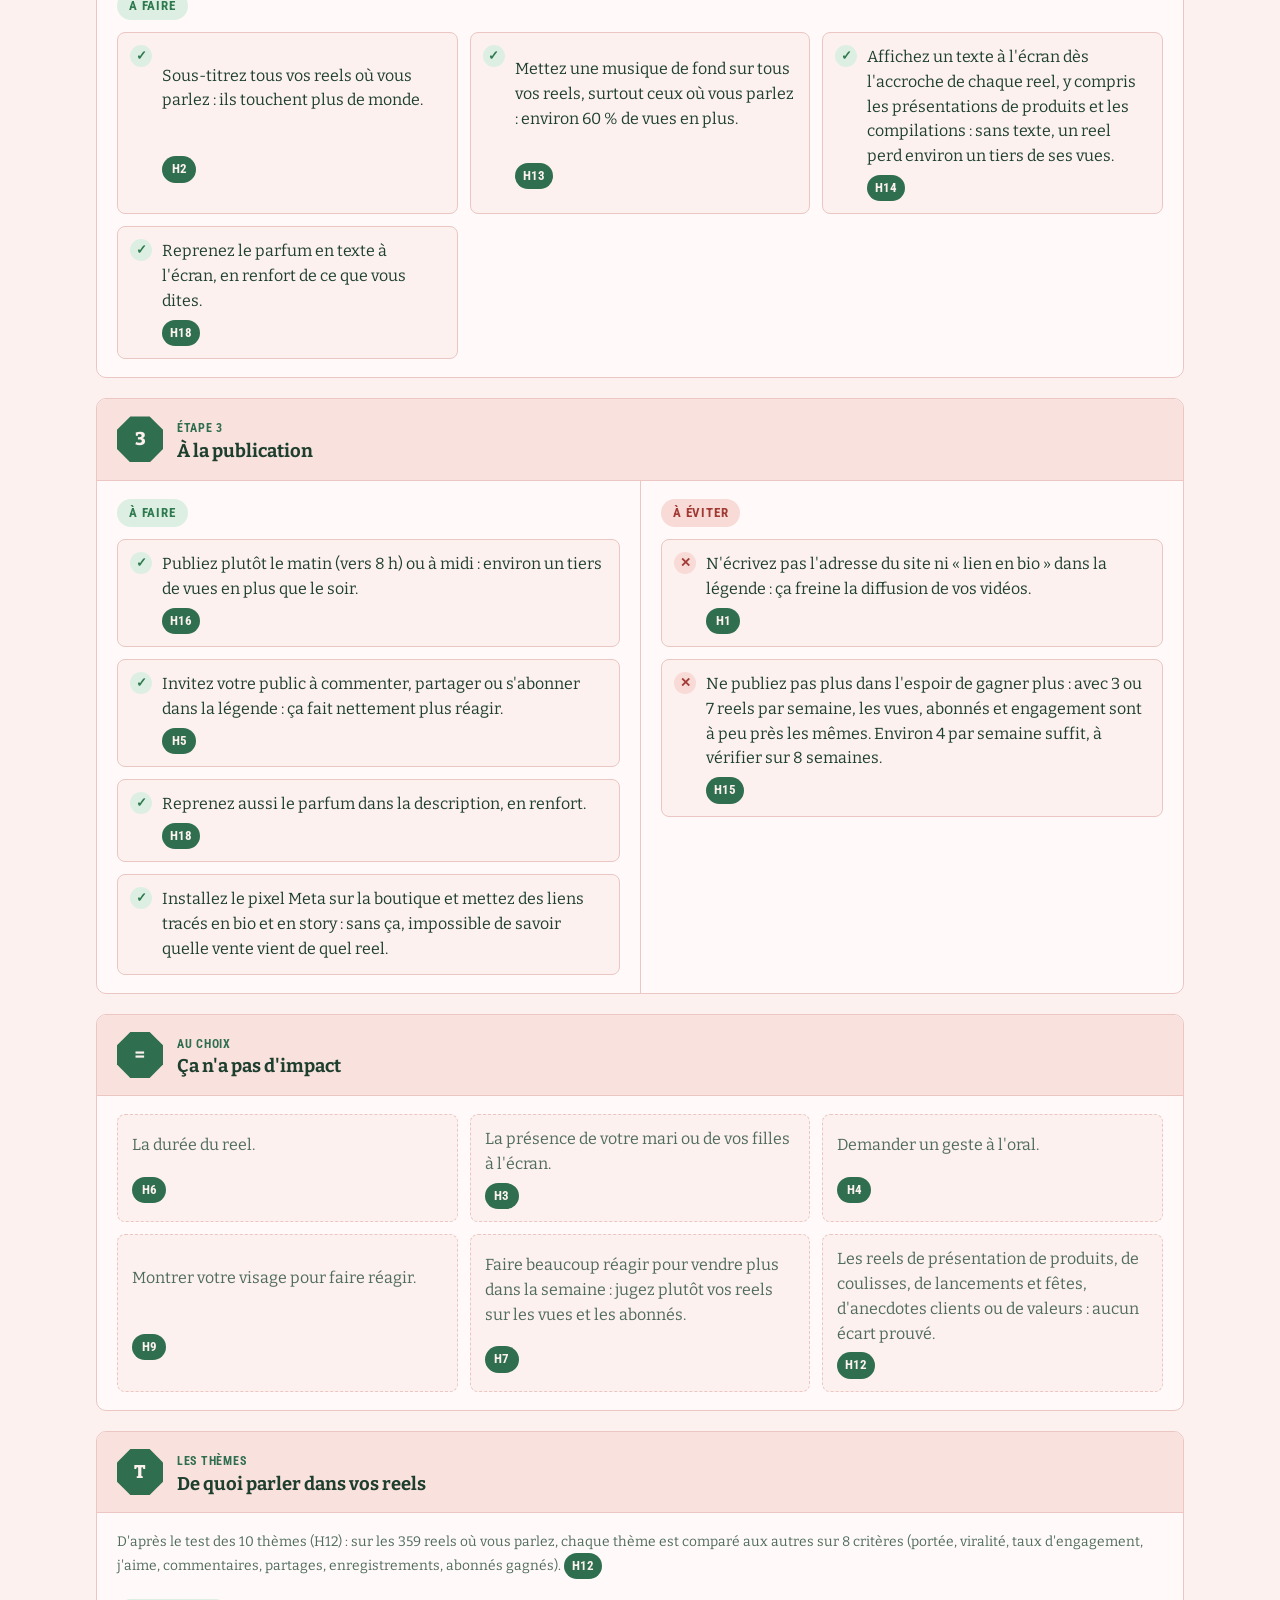
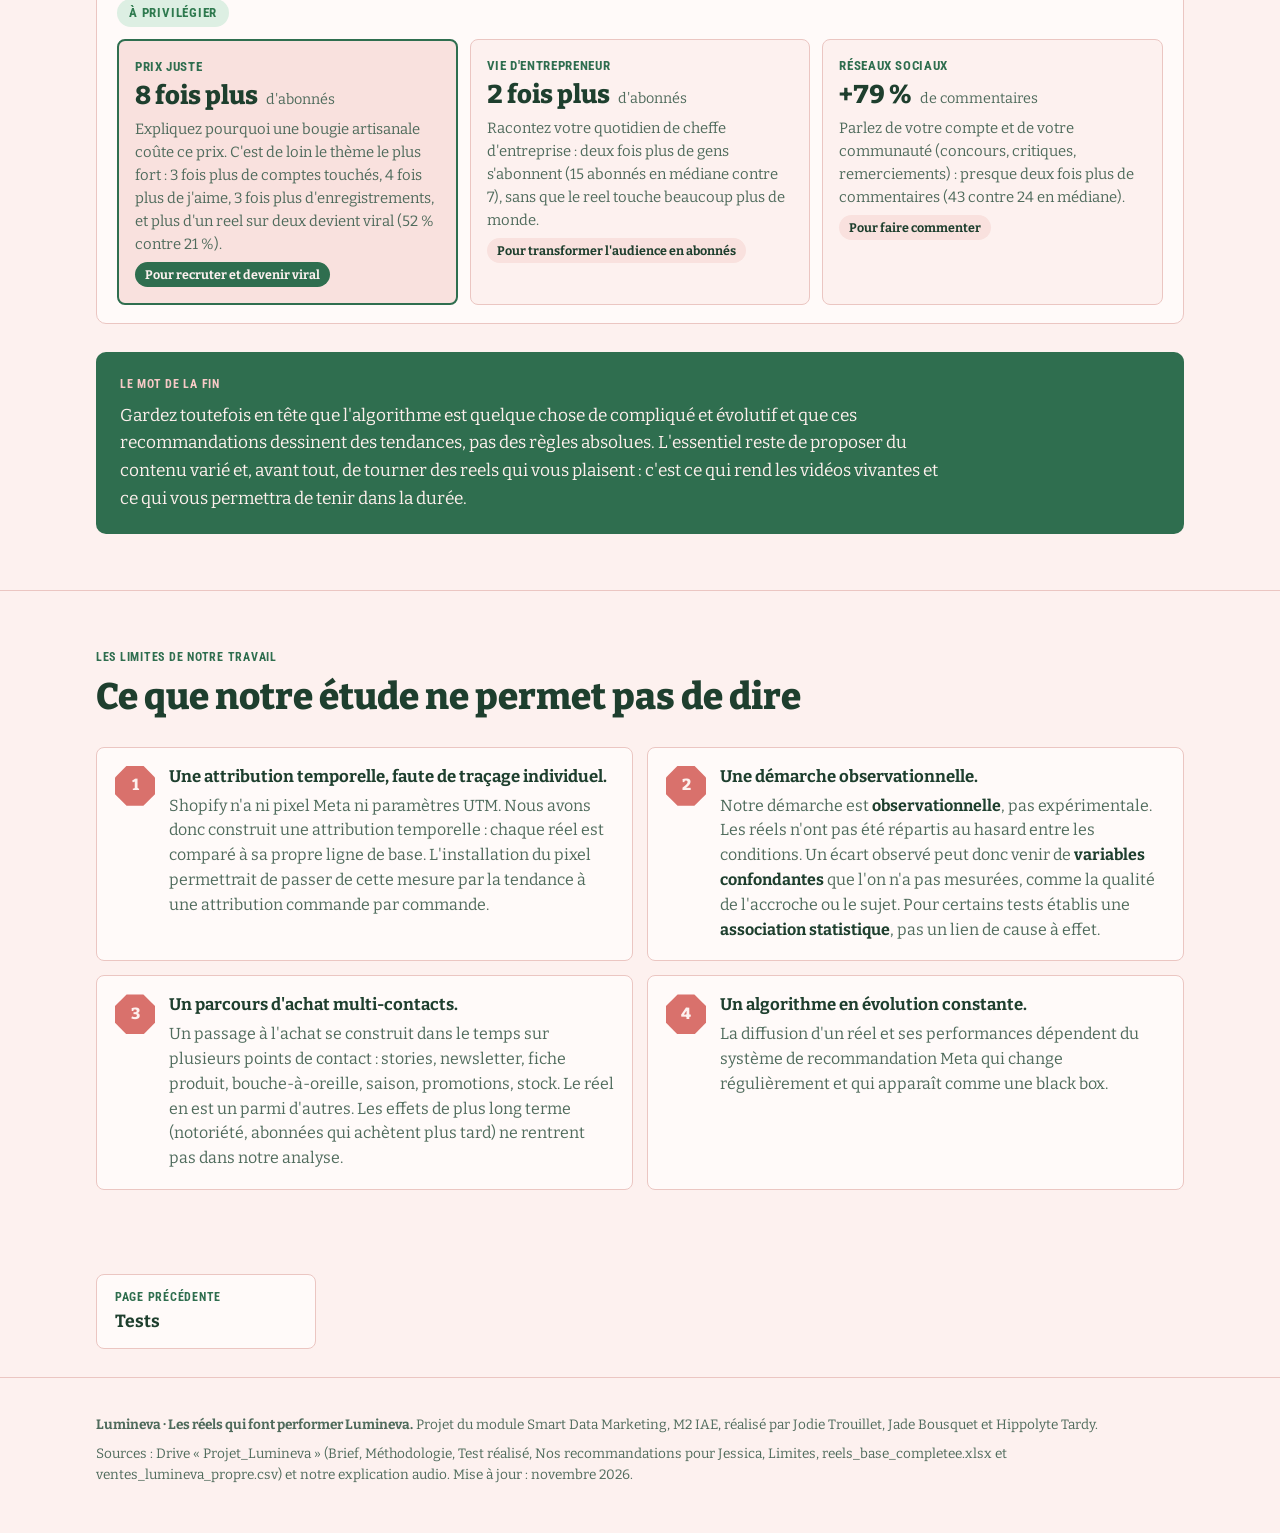
<file: recommandations.html>
<!doctype html>
<html lang="fr">
<head>
<meta charset="utf-8">
<meta name="viewport" content="width=device-width, initial-scale=1, viewport-fit=cover">
<title>Recommandations · Lumineva</title>
<meta name="claude:viewport-fit-sides" content="cover">
<link rel="preconnect" href="https://fonts.googleapis.com">
<link rel="preconnect" href="https://fonts.gstatic.com" crossorigin>
<link rel="stylesheet" href="https://fonts.googleapis.com/css2?family=Bitter:ital,wght@0,400;0,500;0,700;0,800;1,400&family=Roboto+Condensed:wght@500;700&display=swap">
<link rel="stylesheet" href="css/style.css">
</head>
<body>
<div class="promo"><div class="wrap"><span>Smart Data Marketing · M2 IAE</span><span>·</span><span>Projet réalisé pour Lumineva</span></div></div>
<header class="hero hero-sm"><div class="wrap"><div class="hero-top"><a href="index.html"><img src="assets/logo.png" alt="Lumineva, retour à l'accueil" width="540" height="160"></a><div class="who">Dashboard de restitution<br>Page 7 sur 7</div></div><h1>Recommandations</h1><p class="sub">Nos recommandations pour Jessica, et les limites de notre travail.</p></div></header>
<nav class="nav" aria-label="Pages du dashboard"><div class="wrap"><ul><li><a href="index.html"><i>1</i>Démarche</a></li><li><a href="etapes.html"><i>2</i>Étapes</a></li><li><a href="donnees.html"><i>3</i>Données</a></li><li><a href="methodologie.html"><i>4</i>Méthodologie</a></li><li><a href="hypotheses.html"><i>5</i>Hypothèses</a></li><li><a href="tests.html"><i>6</i>Tests</a></li><li><a href="recommandations.html" class="on" aria-current="page"><i>7</i>Recommandations</a></li></ul></div></nav>
<main>
<section id="recos"><div class="wrap">
  <div class="sec-head">
    <span class="label">Recommandations pour Jessica</span>
    <h2>Ce qu'il faut faire, et ce qu'il vaut mieux éviter, à chaque étape d'un reel</h2>
    <p class="lead">Chaque recommandation s'appuie sur une hypothèse testée. Cliquez sur une pastille H pour retrouver le test qui la justifie.</p>
  </div>

  <ol class="phases" aria-label="Les étapes d'un reel">
    <li><a href="#phase-amont"><span class="oct">1</span><b>En amont</b><small>Idée et tournage</small></a></li>
    <li><a href="#phase-montage"><span class="oct">2</span><b>Au montage</b><small>Post-production</small></a></li>
    <li><a href="#phase-publication"><span class="oct">3</span><b>À la publication</b><small>Légende, heure, suivi</small></a></li>
    <li><a href="#phase-choix"><span class="oct">=</span><b>Au choix</b><small>Sans impact prouvé</small></a></li>
    <li><a href="#phase-themes"><span class="oct">T</span><b>Les thèmes</b><small>De quoi parler</small></a></li>
  </ol>

  <div class="phase" id="phase-amont">
    <div class="phase-h"><span class="oct">1</span><div><span class="label">Étape 1</span><h3>En amont : l'idée et le tournage</h3></div></div>
    <div class="dodont">
      <div class="col do"><span class="col-h">À faire</span><ul>
        <li><p>Parlez de votre métier : expliquez pourquoi une bougie artisanale coûte ce prix (c'est le sujet qui marche le mieux, avec 8 fois plus d'abonnés), racontez votre quotidien de cheffe d'entreprise (deux fois plus d'abonnés) et parlez de votre communauté (concours, avis, remerciements) pour faire commenter.</p><a class="hchip" href="tests.html#test-H12">H12</a></li>
        <li><p>Visez de temps en temps un reel qui sorte de votre communauté : les reels viraux ramènent presque 9 abonnés sur 10. Ensuite, entretenez la relation avec des stories et des réponses aux commentaires.</p><a class="hchip" href="tests.html#test-H10">H10</a><a class="hchip" href="tests.html#test-H11">H11</a></li>
        <li><p>Pour vendre un parfum, nommez-le à voix haute : dit à l'oral, il se vend environ 4 fois plus le jour même.</p><a class="hchip" href="tests.html#test-H18">H18</a></li>
        <li><p>Pour vendre grâce à un reel, annoncez une offre limitée (valable 24 h ou réservée aux X premières commandes) avec un code unique par reel.</p><a class="hchip" href="tests.html#test-H17">H17</a></li>
      </ul></div>
      <div class="col dont"><span class="col-h">À éviter</span><ul>
        <li><p>Ne vous forcez pas à vous filmer en face caméra : ces reels marchent plutôt moins bien. Variez avec des reels sur le produit seul ou en voix off.</p><a class="hchip" href="tests.html#test-H8">H8</a></li>
        <li><p>Ne montrez pas un parfum sans le dire : ça ne suffit pas à le faire vendre.</p><a class="hchip" href="tests.html#test-H18">H18</a></li>
      </ul></div>
    </div>
  </div>

  <div class="phase" id="phase-montage">
    <div class="phase-h"><span class="oct">2</span><div><span class="label">Étape 2</span><h3>Au montage</h3></div></div>
    <div class="dodont one">
      <div class="col do"><span class="col-h">À faire</span><ul class="two">
        <li><p>Sous-titrez tous vos reels où vous parlez : ils touchent plus de monde.</p><a class="hchip" href="tests.html#test-H2">H2</a></li>
        <li><p>Mettez une musique de fond sur tous vos reels, surtout ceux où vous parlez : environ 60 % de vues en plus.</p><a class="hchip" href="tests.html#test-H13">H13</a></li>
        <li><p>Affichez un texte à l'écran dès l'accroche de chaque reel, y compris les présentations de produits et les compilations : sans texte, un reel perd environ un tiers de ses vues.</p><a class="hchip" href="tests.html#test-H14">H14</a></li>
        <li><p>Reprenez le parfum en texte à l'écran, en renfort de ce que vous dites.</p><a class="hchip" href="tests.html#test-H18">H18</a></li>
      </ul></div>
    </div>
  </div>

  <div class="phase" id="phase-publication">
    <div class="phase-h"><span class="oct">3</span><div><span class="label">Étape 3</span><h3>À la publication</h3></div></div>
    <div class="dodont">
      <div class="col do"><span class="col-h">À faire</span><ul>
        <li><p>Publiez plutôt le matin (vers 8 h) ou à midi : environ un tiers de vues en plus que le soir.</p><a class="hchip" href="tests.html#test-H16">H16</a></li>
        <li><p>Invitez votre public à commenter, partager ou s'abonner dans la légende : ça fait nettement plus réagir.</p><a class="hchip" href="tests.html#test-H5">H5</a></li>
        <li><p>Reprenez aussi le parfum dans la description, en renfort.</p><a class="hchip" href="tests.html#test-H18">H18</a></li>
        <li><p>Installez le pixel Meta sur la boutique et mettez des liens tracés en bio et en story : sans ça, impossible de savoir quelle vente vient de quel reel.</p></li>
      </ul></div>
      <div class="col dont"><span class="col-h">À éviter</span><ul>
        <li><p>N'écrivez pas l'adresse du site ni « lien en bio » dans la légende : ça freine la diffusion de vos vidéos.</p><a class="hchip" href="tests.html#test-H1">H1</a></li>
        <li><p>Ne publiez pas plus dans l'espoir de gagner plus : avec 3 ou 7 reels par semaine, les vues, abonnés et engagement sont à peu près les mêmes. Environ 4 par semaine suffit, à vérifier sur 8 semaines.</p><a class="hchip" href="tests.html#test-H15">H15</a></li>
      </ul></div>
    </div>
  </div>

  <div class="phase" id="phase-choix">
    <div class="phase-h"><span class="oct">=</span><div><span class="label">Au choix</span><h3>Ça n'a pas d'impact</h3></div></div>
    <div class="neutral">
      <div class="nt"><p>La durée du reel.</p><a class="hchip" href="tests.html#test-H6">H6</a></div>
      <div class="nt"><p>La présence de votre mari ou de vos filles à l'écran.</p><a class="hchip" href="tests.html#test-H3">H3</a></div>
      <div class="nt"><p>Demander un geste à l'oral.</p><a class="hchip" href="tests.html#test-H4">H4</a></div>
      <div class="nt"><p>Montrer votre visage pour faire réagir.</p><a class="hchip" href="tests.html#test-H9">H9</a></div>
      <div class="nt"><p>Faire beaucoup réagir pour vendre plus dans la semaine : jugez plutôt vos reels sur les vues et les abonnés.</p><a class="hchip" href="tests.html#test-H7">H7</a></div>
      <div class="nt"><p>Les reels de présentation de produits, de coulisses, de lancements et fêtes, d'anecdotes clients ou de valeurs : aucun écart prouvé.</p><a class="hchip" href="tests.html#test-H12">H12</a></div>
    </div>
  </div>

  <div class="phase" id="phase-themes">
    <div class="phase-h"><span class="oct">T</span><div><span class="label">Les thèmes</span><h3>De quoi parler dans vos reels</h3></div></div>
    <div class="themes-reco">
      <p class="note">D'après le test des 10 thèmes (H12) : sur les 359 reels où vous parlez, chaque thème est comparé aux autres sur 8 critères (portée, viralité, taux d'engagement, j'aime, commentaires, partages, enregistrements, abonnés gagnés). <a class="hchip" href="tests.html#test-H12">H12</a></p>

      <div class="tier"><span class="col-h tier-ok">À privilégier</span>
        <div class="tcards">
          <div class="tcard star"><span class="tname">Prix juste</span><b class="tfig-n">8 fois plus</b><span class="tunit">d'abonnés</span>
            <p>Expliquez pourquoi une bougie artisanale coûte ce prix. C'est de loin le thème le plus fort : 3 fois plus de comptes touchés, 4 fois plus de j'aime, 3 fois plus d'enregistrements, et plus d'un reel sur deux devient viral (52 % contre 21 %).</p><span class="tgoal">Pour recruter et devenir viral</span></div>
          <div class="tcard"><span class="tname">Vie d'entrepreneur</span><b class="tfig-n">2 fois plus</b><span class="tunit">d'abonnés</span>
            <p>Racontez votre quotidien de cheffe d'entreprise : deux fois plus de gens s'abonnent (15 abonnés en médiane contre 7), sans que le reel touche beaucoup plus de monde.</p><span class="tgoal">Pour transformer l'audience en abonnés</span></div>
          <div class="tcard"><span class="tname">Réseaux sociaux</span><b class="tfig-n">+79 %</b><span class="tunit">de commentaires</span>
            <p>Parlez de votre compte et de votre communauté (concours, critiques, remerciements) : presque deux fois plus de commentaires (43 contre 24 en médiane).</p><span class="tgoal">Pour faire commenter</span></div>
        </div></div>

    </div>
  </div>

  <div class="reco-mot">
    <span class="label">Le mot de la fin</span>
    <p>Gardez toutefois en tête que l'algorithme est quelque chose de compliqué et évolutif et que ces recommandations dessinent des tendances, pas des règles absolues. L'essentiel reste de proposer du contenu varié et, avant tout, de tourner des reels qui vous plaisent : c'est ce qui rend les vidéos vivantes et ce qui vous permettra de tenir dans la durée.</p>
  </div>
</div></section>


<section id="limites"><div class="wrap">
  <div class="sec-head">
    <span class="label">Les limites de notre travail</span>
    <h2>Ce que notre étude ne permet pas de dire</h2>
  </div>
  <div class="limites"><div class="limite"><span class="oct">1</span><div><h3>Une attribution temporelle, faute de traçage individuel.</h3><p>Shopify n'a ni pixel Meta ni paramètres UTM. Nous avons donc construit une attribution temporelle : chaque réel est comparé à sa propre ligne de base. L'installation du pixel permettrait de passer de cette mesure par la tendance à une attribution commande par commande.</p></div></div><div class="limite"><span class="oct">2</span><div><h3>Une démarche observationnelle.</h3><p>Notre démarche est <strong>observationnelle</strong>, pas expérimentale. Les réels n'ont pas été répartis au hasard entre les conditions. Un écart observé peut donc venir de <strong>variables confondantes</strong> que l'on n'a pas mesurées, comme la qualité de l'accroche ou le sujet. Pour certains tests établis une <strong>association statistique</strong>, pas un lien de cause à effet.</p></div></div><div class="limite"><span class="oct">3</span><div><h3>Un parcours d'achat multi-contacts.</h3><p>Un passage à l'achat se construit dans le temps sur plusieurs points de contact : stories, newsletter, fiche produit, bouche-à-oreille, saison, promotions, stock. Le réel en est un parmi d'autres. Les effets de plus long terme (notoriété, abonnées qui achètent plus tard) ne rentrent pas dans notre analyse.</p></div></div><div class="limite"><span class="oct">4</span><div><h3>Un algorithme en évolution constante.</h3><p>La diffusion d'un réel et ses performances dépendent du système de recommandation Meta qui change régulièrement et qui apparaît comme une black box.</p></div></div></div>
</div></section>

</main>
<div class="pager"><div class="wrap"><a class="prev" href="tests.html"><span class="label">Page précédente</span><b>Tests</b></a><span></span></div></div>
<footer><div class="wrap">
  <p><strong>Lumineva · Les réels qui font performer Lumineva.</strong> Projet du module Smart Data Marketing, M2 IAE, réalisé par Jodie Trouillet, Jade Bousquet et Hippolyte Tardy.</p>
  <p>Sources : Drive « Projet_Lumineva » (Brief, Méthodologie, Test réalisé, Nos recommandations pour Jessica, Limites, reels_base_completee.xlsx et ventes_lumineva_propre.csv) et notre explication audio. Mise à jour : novembre 2026.</p>
</div></footer>
<script src="js/graphiques.js"></script>
</body>
</html>
</file>
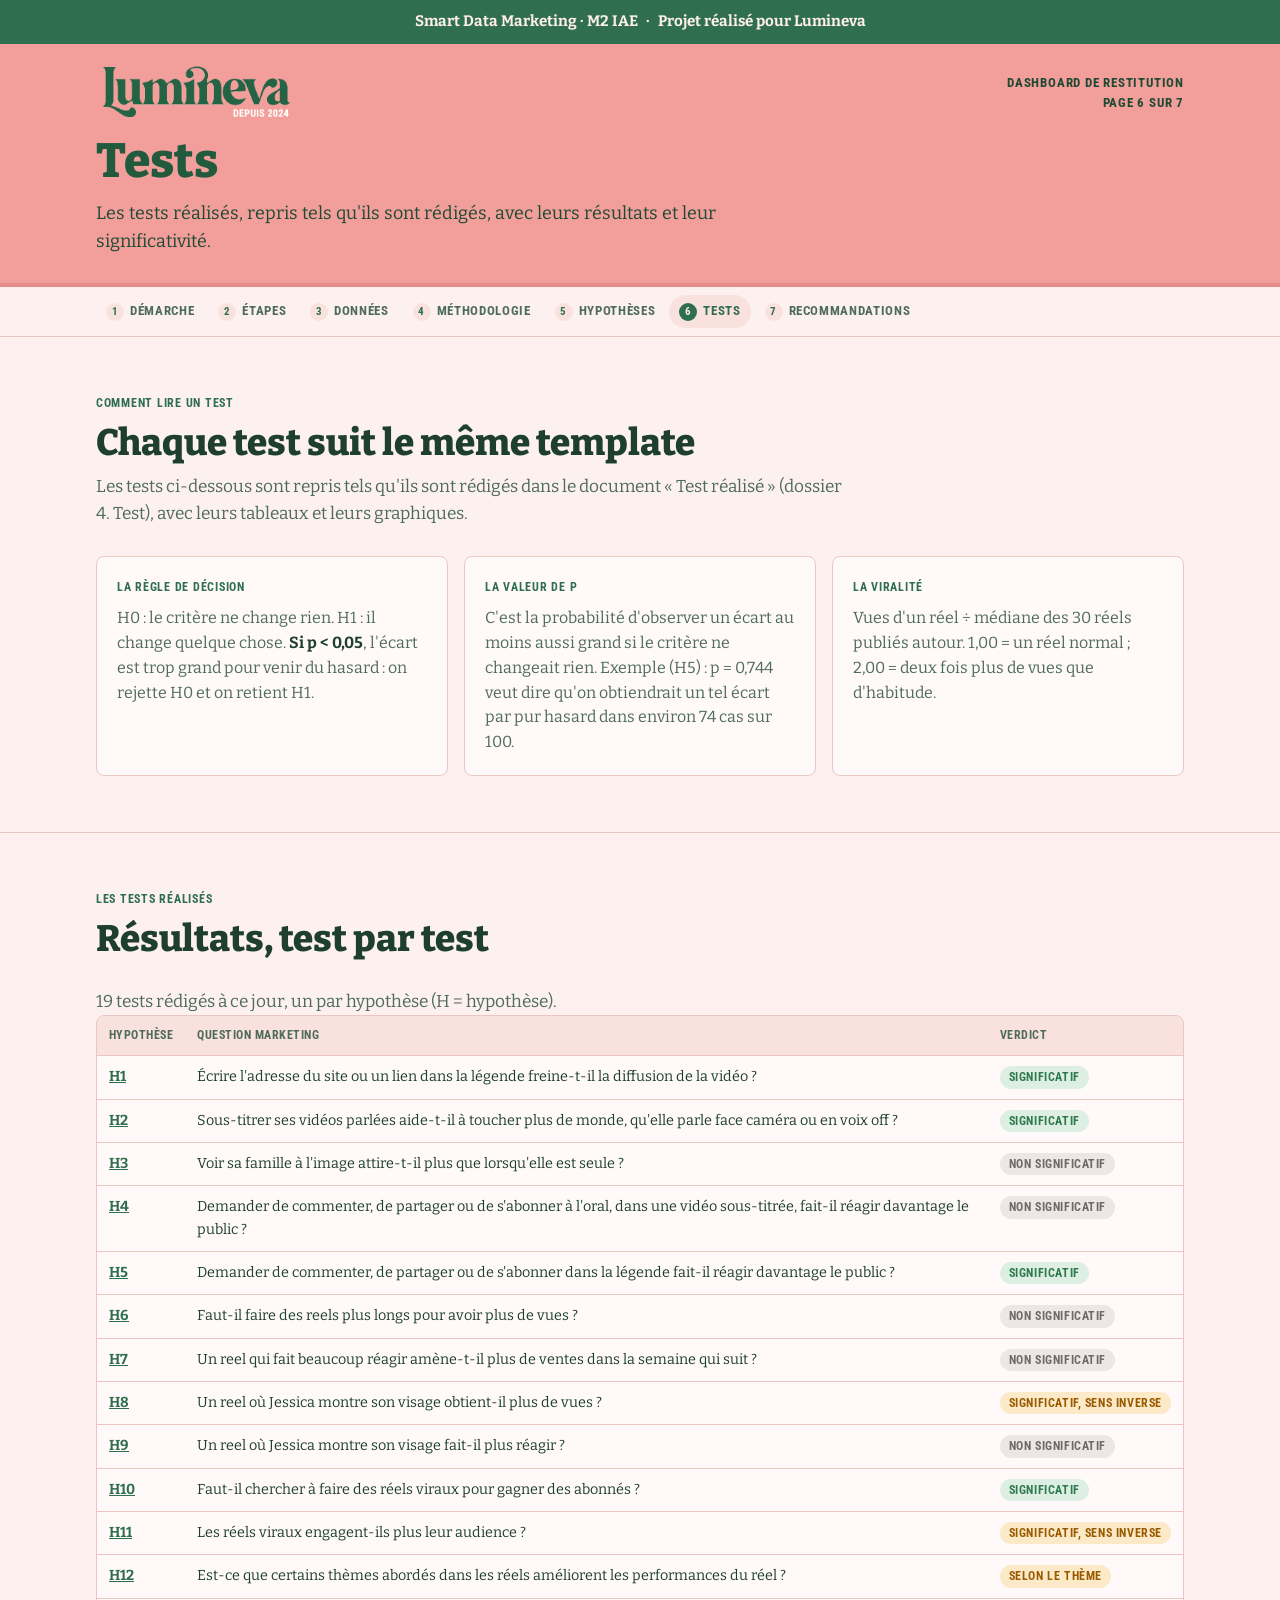
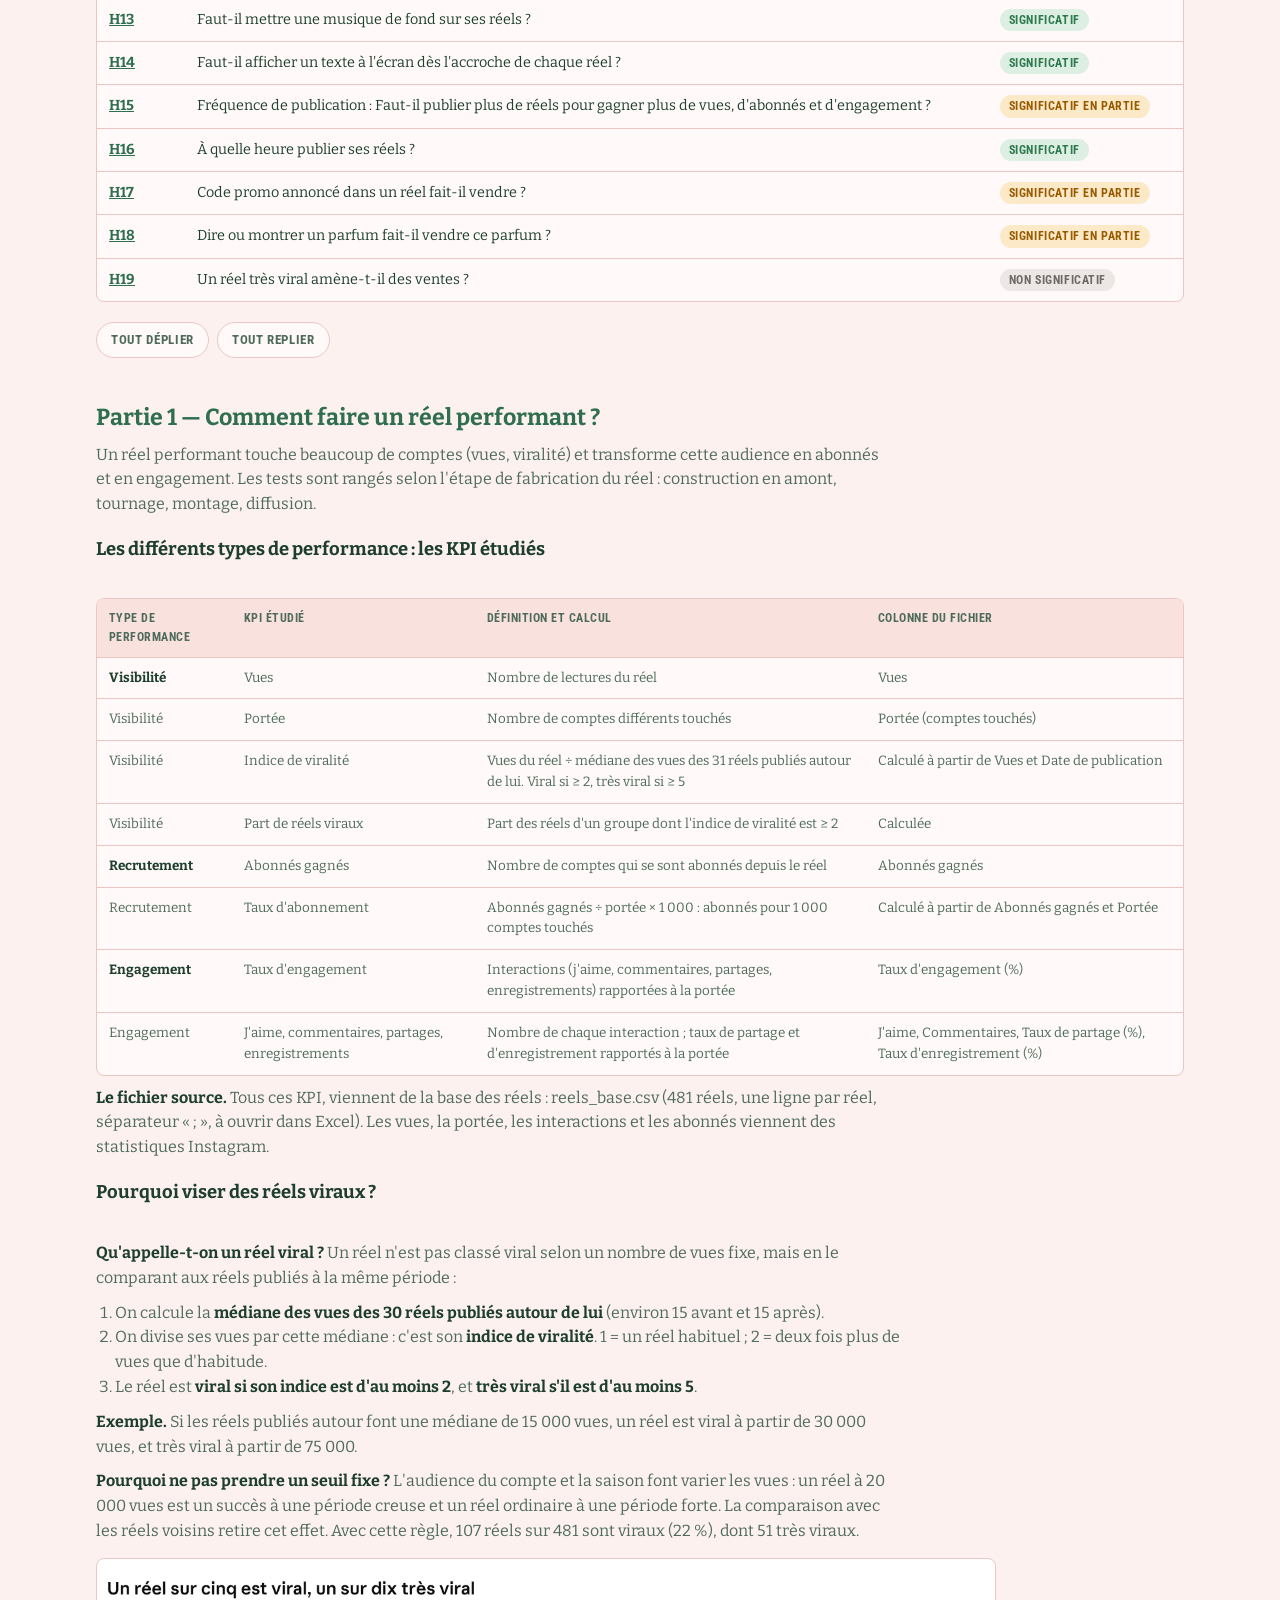
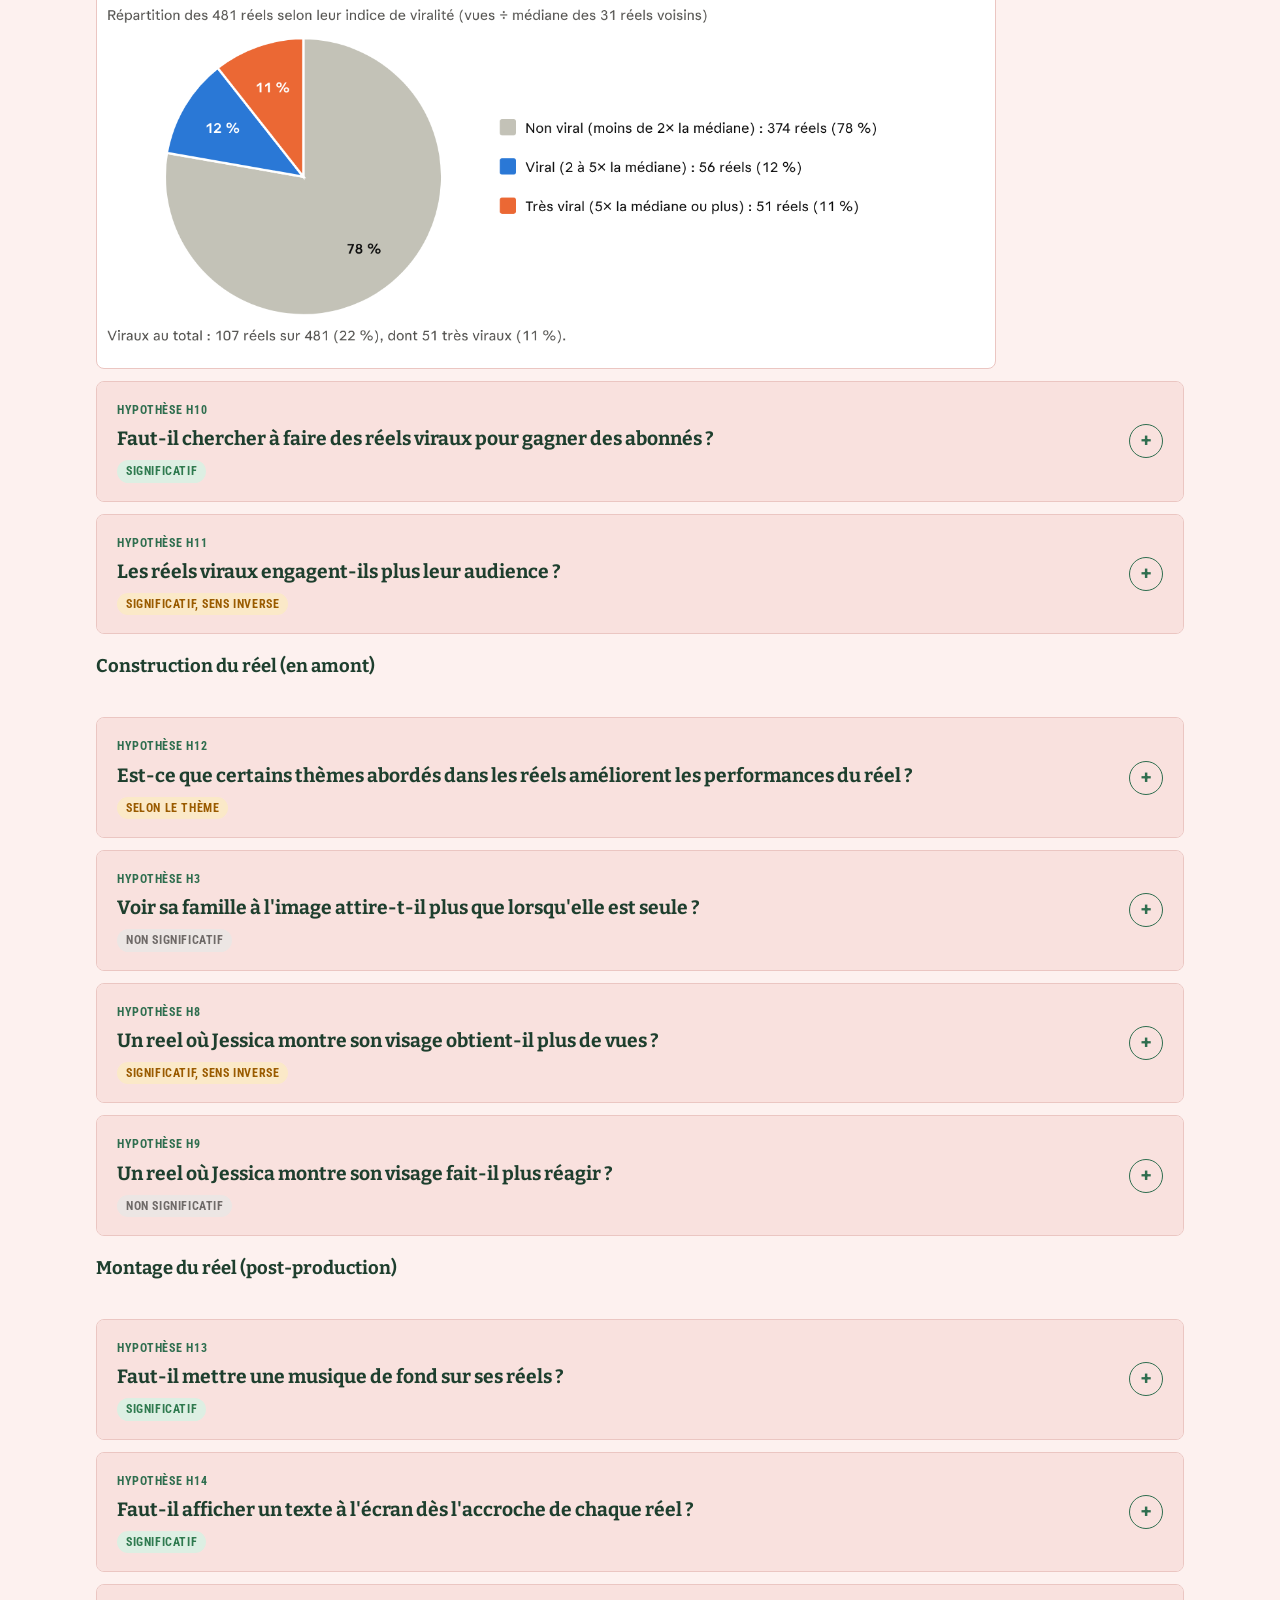
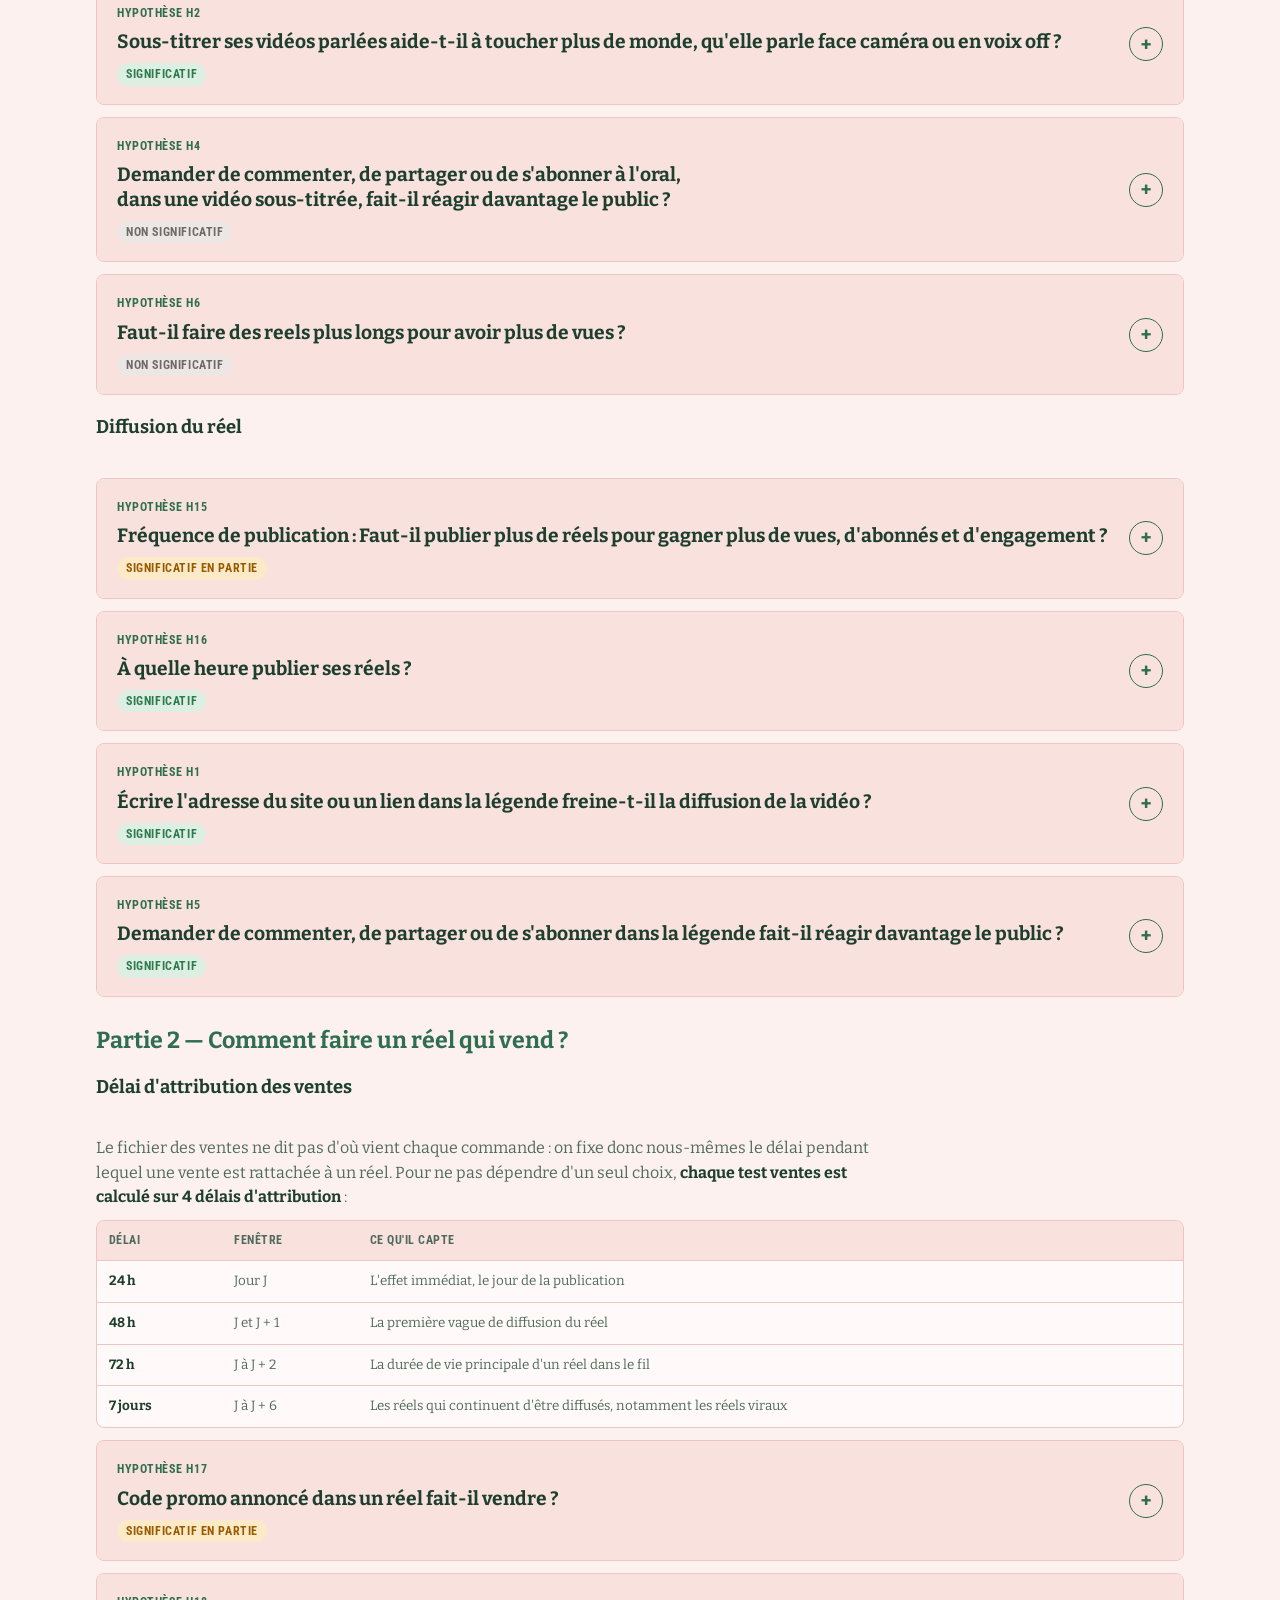
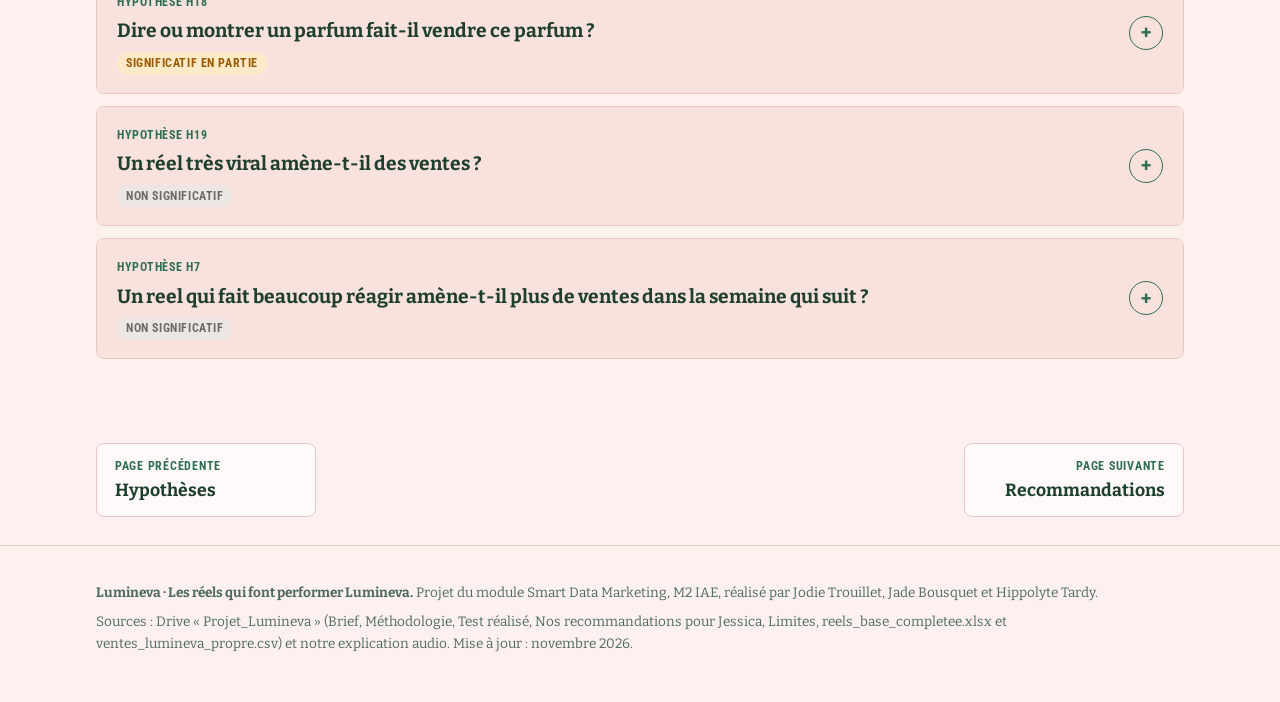
<file: tests.html>
<!doctype html>
<html lang="fr">
<head>
<meta charset="utf-8">
<meta name="viewport" content="width=device-width, initial-scale=1, viewport-fit=cover">
<title>Tests · Lumineva</title>
<meta name="claude:viewport-fit-sides" content="cover">
<link rel="preconnect" href="https://fonts.googleapis.com">
<link rel="preconnect" href="https://fonts.gstatic.com" crossorigin>
<link rel="stylesheet" href="https://fonts.googleapis.com/css2?family=Bitter:ital,wght@0,400;0,500;0,700;0,800;1,400&family=Roboto+Condensed:wght@500;700&display=swap">
<link rel="stylesheet" href="css/style.css">
</head>
<body>
<div class="promo"><div class="wrap"><span>Smart Data Marketing · M2 IAE</span><span>·</span><span>Projet réalisé pour Lumineva</span></div></div>
<header class="hero hero-sm"><div class="wrap"><div class="hero-top"><a href="index.html"><img src="assets/logo.png" alt="Lumineva, retour à l'accueil" width="540" height="160"></a><div class="who">Dashboard de restitution<br>Page 6 sur 7</div></div><h1>Tests</h1><p class="sub">Les tests réalisés, repris tels qu'ils sont rédigés, avec leurs résultats et leur significativité.</p></div></header>
<nav class="nav" aria-label="Pages du dashboard"><div class="wrap"><ul><li><a href="index.html"><i>1</i>Démarche</a></li><li><a href="etapes.html"><i>2</i>Étapes</a></li><li><a href="donnees.html"><i>3</i>Données</a></li><li><a href="methodologie.html"><i>4</i>Méthodologie</a></li><li><a href="hypotheses.html"><i>5</i>Hypothèses</a></li><li><a href="tests.html" class="on" aria-current="page"><i>6</i>Tests</a></li><li><a href="recommandations.html"><i>7</i>Recommandations</a></li></ul></div></nav>
<main>
<section id="lecture"><div class="wrap">
  <div class="sec-head">
    <span class="label">Comment lire un test</span>
    <h2>Chaque test suit le même template</h2>
    <p class="lead">Les tests ci-dessous sont repris tels qu'ils sont rédigés dans le document « Test réalisé » (dossier 4. Test), avec leurs tableaux et leurs graphiques.</p>
  </div>
  <div class="grid3">
    <div class="card"><span class="label">La règle de décision</span><p>H0 : le critère ne change rien. H1 : il change quelque chose. <strong>Si p &lt; 0,05</strong>, l'écart est trop grand pour venir du hasard : on rejette H0 et on retient H1.</p></div>
    <div class="card"><span class="label">La valeur de p</span><p>C'est la probabilité d'observer un écart au moins aussi grand si le critère ne changeait rien. Exemple (H5) : p = 0,744 veut dire qu'on obtiendrait un tel écart par pur hasard dans environ 74 cas sur 100.</p></div>
    <div class="card"><span class="label">La viralité</span><p>Vues d'un réel ÷ médiane des 30 réels publiés autour. 1,00 = un réel normal ; 2,00 = deux fois plus de vues que d'habitude.</p></div>
  </div>
</div></section>

<section id="resultats"><div class="wrap">
  <div class="sec-head">
    <span class="label">Les tests réalisés</span>
    <h2>Résultats, test par test</h2>
  </div>
<!-- TESTS:DEBUT -->
<p class="lead" id="t-nb">19 tests rédigés à ce jour, un par hypothèse (H = hypothèse).</p><div class="tbl"><table><thead><tr><th>Hypothèse</th><th>Question marketing</th><th>Verdict</th></tr></thead><tbody><tr><td><a href="#test-H1"><b>H1</b></a></td><td>Écrire l&#x27;adresse du site ou un lien dans la légende freine-t-il la diffusion de la vidéo ?</td><td><span class="pill ok">Significatif</span></td></tr><tr><td><a href="#test-H2"><b>H2</b></a></td><td>Sous-titrer ses vidéos parlées aide-t-il à toucher plus de monde, qu&#x27;elle parle face caméra ou en voix off ?</td><td><span class="pill ok">Significatif</span></td></tr><tr><td><a href="#test-H3"><b>H3</b></a></td><td>Voir sa famille à l&#x27;image attire-t-il plus que lorsqu&#x27;elle est seule ?</td><td><span class="pill no">Non significatif</span></td></tr><tr><td><a href="#test-H4"><b>H4</b></a></td><td>Demander de commenter, de partager ou de s&#x27;abonner à l&#x27;oral, dans une vidéo sous-titrée, fait-il réagir davantage le public ?</td><td><span class="pill no">Non significatif</span></td></tr><tr><td><a href="#test-H5"><b>H5</b></a></td><td>Demander de commenter, de partager ou de s&#x27;abonner dans la légende fait-il réagir davantage le public ?</td><td><span class="pill ok">Significatif</span></td></tr><tr><td><a href="#test-H6"><b>H6</b></a></td><td>Faut-il faire des reels plus longs pour avoir plus de vues ?</td><td><span class="pill no">Non significatif</span></td></tr><tr><td><a href="#test-H7"><b>H7</b></a></td><td>Un reel qui fait beaucoup réagir amène-t-il plus de ventes dans la semaine qui suit ?</td><td><span class="pill no">Non significatif</span></td></tr><tr><td><a href="#test-H8"><b>H8</b></a></td><td>Un reel où Jessica montre son visage obtient-il plus de vues ?</td><td><span class="pill warn">Significatif, sens inverse</span></td></tr><tr><td><a href="#test-H9"><b>H9</b></a></td><td>Un reel où Jessica montre son visage fait-il plus réagir ?</td><td><span class="pill no">Non significatif</span></td></tr><tr><td><a href="#test-H10"><b>H10</b></a></td><td>Faut-il chercher à faire des réels viraux pour gagner des abonnés ?</td><td><span class="pill ok">Significatif</span></td></tr><tr><td><a href="#test-H11"><b>H11</b></a></td><td>Les réels viraux engagent-ils plus leur audience ?</td><td><span class="pill warn">Significatif, sens inverse</span></td></tr><tr><td><a href="#test-H12"><b>H12</b></a></td><td>Est-ce que certains thèmes abordés dans les réels améliorent les performances du réel ?</td><td><span class="pill warn">Selon le thème</span></td></tr><tr><td><a href="#test-H13"><b>H13</b></a></td><td>Faut-il mettre une musique de fond sur ses réels ?</td><td><span class="pill ok">Significatif</span></td></tr><tr><td><a href="#test-H14"><b>H14</b></a></td><td>Faut-il afficher un texte à l&#x27;écran dès l&#x27;accroche de chaque réel ?</td><td><span class="pill ok">Significatif</span></td></tr><tr><td><a href="#test-H15"><b>H15</b></a></td><td>Fréquence de publication : Faut-il publier plus de réels pour gagner plus de vues, d&#x27;abonnés et d&#x27;engagement ?</td><td><span class="pill warn">Significatif en partie</span></td></tr><tr><td><a href="#test-H16"><b>H16</b></a></td><td>À quelle heure publier ses réels ?</td><td><span class="pill ok">Significatif</span></td></tr><tr><td><a href="#test-H17"><b>H17</b></a></td><td>Code promo annoncé dans un réel fait-il vendre ?</td><td><span class="pill warn">Significatif en partie</span></td></tr><tr><td><a href="#test-H18"><b>H18</b></a></td><td>Dire ou montrer un parfum fait-il vendre ce parfum ?</td><td><span class="pill warn">Significatif en partie</span></td></tr><tr><td><a href="#test-H19"><b>H19</b></a></td><td>Un réel très viral amène-t-il des ventes ?</td><td><span class="pill no">Non significatif</span></td></tr></tbody></table></div><div class="filters t-tools"><button type="button" id="t-open">Tout déplier</button><button type="button" id="t-close">Tout replier</button></div><div class="tests tests-jade"><div class="jsec jsec-1"><h3>Partie 1 — Comment faire un réel performant ?</h3><p>Un réel performant touche beaucoup de comptes (vues, viralité) et transforme cette audience en abonnés et en engagement. Les tests sont rangés selon l'étape de fabrication du réel : construction en amont, tournage, montage, diffusion.</p></div><div class="jsec jsec-2"><h4>Les différents types de performance : les KPI étudiés</h4><div class="tbl"><table>
<thead>
<tr>
<th style="text-align: left;">Type de performance</th>
<th style="text-align: left;">KPI étudié</th>
<th style="text-align: left;">Définition et calcul</th>
<th style="text-align: left;">Colonne du fichier</th>
</tr>
</thead>
<tbody>
<tr>
<td style="text-align: left;"><strong>Visibilité</strong></td>
<td style="text-align: left;">Vues</td>
<td style="text-align: left;">Nombre de lectures du réel</td>
<td style="text-align: left;">Vues</td>
</tr>
<tr>
<td style="text-align: left;">Visibilité</td>
<td style="text-align: left;">Portée</td>
<td style="text-align: left;">Nombre de comptes différents touchés</td>
<td style="text-align: left;">Portée (comptes touchés)</td>
</tr>
<tr>
<td style="text-align: left;">Visibilité</td>
<td style="text-align: left;">Indice de viralité</td>
<td style="text-align: left;">Vues du réel ÷ médiane des vues des 31 réels publiés autour de lui. Viral si ≥ 2, très viral si ≥ 5</td>
<td style="text-align: left;">Calculé à partir de Vues et Date de publication</td>
</tr>
<tr>
<td style="text-align: left;">Visibilité</td>
<td style="text-align: left;">Part de réels viraux</td>
<td style="text-align: left;">Part des réels d'un groupe dont l'indice de viralité est ≥ 2</td>
<td style="text-align: left;">Calculée</td>
</tr>
<tr>
<td style="text-align: left;"><strong>Recrutement</strong></td>
<td style="text-align: left;">Abonnés gagnés</td>
<td style="text-align: left;">Nombre de comptes qui se sont abonnés depuis le réel</td>
<td style="text-align: left;">Abonnés gagnés</td>
</tr>
<tr>
<td style="text-align: left;">Recrutement</td>
<td style="text-align: left;">Taux d'abonnement</td>
<td style="text-align: left;">Abonnés gagnés ÷ portée × 1 000 : abonnés pour 1 000 comptes touchés</td>
<td style="text-align: left;">Calculé à partir de Abonnés gagnés et Portée</td>
</tr>
<tr>
<td style="text-align: left;"><strong>Engagement</strong></td>
<td style="text-align: left;">Taux d'engagement</td>
<td style="text-align: left;">Interactions (j'aime, commentaires, partages, enregistrements) rapportées à la portée</td>
<td style="text-align: left;">Taux d'engagement (%)</td>
</tr>
<tr>
<td style="text-align: left;">Engagement</td>
<td style="text-align: left;">J'aime, commentaires, partages, enregistrements</td>
<td style="text-align: left;">Nombre de chaque interaction ; taux de partage et d'enregistrement rapportés à la portée</td>
<td style="text-align: left;">J'aime, Commentaires, Taux de partage (%), Taux d'enregistrement (%)</td>
</tr>
</tbody>
</table></div>
<p><strong>Le fichier source.</strong> Tous ces KPI, viennent de la base des réels : reels_base.csv (481 réels, une ligne par réel, séparateur « ; », à ouvrir dans Excel). Les vues, la portée, les interactions et les abonnés viennent des statistiques Instagram.</p></div><div class="jsec jsec-2"><h4>Pourquoi viser des réels viraux ?</h4><p><strong>Qu'appelle-t-on un réel viral ?</strong> Un réel n'est pas classé viral selon un nombre de vues fixe, mais en le comparant aux réels publiés à la même période :</p>
<ol>
<li>
<p>On calcule la <strong>médiane des vues des 30 réels publiés autour de lui</strong> (environ 15 avant et 15 après).</p>
</li>
<li>
<p>On divise ses vues par cette médiane : c'est son <strong>indice de viralité</strong>. 1 = un réel habituel ; 2 = deux fois plus de vues que d'habitude.</p>
</li>
<li>
<p>Le réel est <strong>viral si son indice est d'au moins 2</strong>, et <strong>très viral s'il est d'au moins 5</strong>.</p>
</li>
</ol>
<p><strong>Exemple.</strong> Si les réels publiés autour font une médiane de 15 000 vues, un réel est viral à partir de 30 000 vues, et très viral à partir de 75 000.</p>
<p><strong>Pourquoi ne pas prendre un seuil fixe ?</strong> L'audience du compte et la saison font varier les vues : un réel à 20 000 vues est un succès à une période creuse et un réel ordinaire à une période forte. La comparaison avec les réels voisins retire cet effet. Avec cette règle, 107 réels sur 481 sont viraux (22 %), dont 51 très viraux.</p>
<figure class="tfig"><img src="assets/tests/image10.png" alt="reels_base.csv · 481 réels, janvier 2025 – octobre 2026" loading="lazy"></figure></div><details class="test" id="test-H10"><summary class="test-h"><span class="test-hi"><span class="label">Hypothèse H10</span><h3>Faut-il chercher à faire des réels viraux pour gagner des abonnés ?</h3><span class="pill ok">Significatif</span></span><span class="test-tog" aria-hidden="true"></span></summary><div class="test-b"><ul>
<li>
<p><strong>Question de recherche.</strong> Un réel viral fait-il gagner plus d'abonnés qu'un réel non viral ?</p>
</li>
<li>
<p><strong>Hypothèse.</strong> H0 : un réel viral fait gagner autant d'abonnés qu'un réel non viral. H1 : il n'en fait pas gagner autant. Si p &lt; 0,05, l'écart n'est pas dû au hasard : on rejette H0 et on retient H1.</p>
</li>
<li>
<p><strong>Périmètre.</strong> 481 réels publiés du 01/01/2025 au 21/10/2026 : 107 viraux et 374 non viraux. Un réel est viral s'il fait au moins 2 fois plus de vues que les réels publiés autour de lui. Source : reels_base.csv, complété par l'export Instagram du 22/10/2026 pour 32 réels de septembre-octobre 2026.</p>
</li>
<li>
<p><strong>Test choisi.</strong> On compare deux groupes séparés (viraux et non viraux) sur un nombre (les abonnés gagnés) : c'est le cas du test t pour échantillons indépendants. Le test de Levene montre que les deux groupes ne sont pas aussi dispersés l'un que l'autre (p &lt; 0,001) : on lit donc la ligne « variances inégales » (Welch). Comme quelques réels énormes tirent la moyenne vers le haut, on vérifie avec un test de Mann-Whitney, qui compare les rangs et n'est pas faussé par ces extrêmes.</p>
</li>
<li>
<p><strong>Calcul de p.</strong> Les réels viraux font en moyenne 184 abonnés de plus (191 contre 8). Le hasard seul pourrait créer un écart d'environ 42 abonnés. L'écart observé est donc 4,4 fois plus grand que le hasard (<strong>t = 4,37</strong>). La probabilité d'obtenir un tel écart par hasard est <strong>p = 0,00003</strong>, soit 3 chances sur 100 000.</p>
</li>
<li>
<p><strong>Significativité.</strong> La règle : si p est sous <strong>0,05</strong> (moins de 5 % de risque que ce soit le hasard), le résultat est significatif. Ici <strong>p = 0,00003</strong>, bien en dessous : <strong>le résultat est significatif</strong>, l'écart n'est pas dû au hasard.</p>
</li>
<li>
<p><strong>Le résultat.</strong> En moyenne, un réel viral fait gagner 191 abonnés, contre 8 pour un réel non viral (t = 4,37 ; ddl = 106 ; p &lt; 0,001) : l'écart n'est pas dû au hasard. Pour un réel typique (médiane), c'est 53 contre 4, soit environ 50 abonnés de plus par réel (IC 95 % : +32 à +66). Mann-Whitney confirme (p &lt; 0,001). <strong>Verdict : on rejette H0, les réels viraux font gagner plus d'abonnés.</strong></p>
</li>
<li>
<p><strong>Interprétation.</strong> En clair, ce ne sont pas tous les réels qui font grandir le compte, ce sont les réels viraux. Ils ne représentent qu'un réel sur cinq, mais ils ramènent presque 9 abonnés sur 10. Un réel viral, c'est une cinquantaine d'abonnés ; un réel classique, à peine quatre.</p>
</li>
</ul>
<figure class="tfig"><img src="assets/tests/image11.png" alt="reels_base.csv · 481 réels, janvier 2025 – octobre 2026" loading="lazy"></figure></div></details><details class="test" id="test-H11"><summary class="test-h"><span class="test-hi"><span class="label">Hypothèse H11</span><h3>Les réels viraux engagent-ils plus leur audience ?</h3><span class="pill warn">Significatif, sens inverse</span></span><span class="test-tog" aria-hidden="true"></span></summary><div class="test-b"><ul>
<li>
<p><strong>Question de recherche.</strong> Un réel viral fait-il plus réagir les comptes qu'il touche (taux d'engagement) qu'un réel non viral ?</p>
</li>
<li>
<p><strong>Hypothèse.</strong> H0 : un réel viral a le même taux d'engagement qu'un réel non viral. H1 : il n'a pas le même. Si p &lt; 0,05, l'écart n'est pas dû au hasard : on rejette H0 et on retient H1.</p>
</li>
<li>
<p><strong>Périmètre.</strong> 481 réels publiés du 01/01/2025 au 21/10/2026 : 107 viraux et 374 non viraux. Le taux d'engagement = (j'aime + commentaires + partages + enregistrements) ÷ comptes touchés × 100. Source : reels_base.csv, complété par l'export Instagram du 22/10/2026 pour 32 réels de septembre-octobre 2026.</p>
</li>
<li>
<p><strong>Test choisi.</strong> On compare deux groupes séparés (viraux et non viraux) sur un nombre (le taux d'engagement) : c'est le cas du test t pour échantillons indépendants. Le test de Levene montre que les deux groupes ne sont pas aussi dispersés l'un que l'autre (p &lt; 0,001) : on lit donc la ligne « variances inégales » (Welch). Comme quelques réels très forts tirent la moyenne, on vérifie avec un test de Mann-Whitney, qui compare les rangs et n'est pas faussé par ces extrêmes.</p>
</li>
<li>
<p><strong>Calcul de p.</strong> Les réels viraux ont en moyenne un taux d'engagement plus bas de 0,59 point (3,32 % contre 3,91 %). Le hasard seul pourrait créer un écart d'environ 0,26 point. L'écart observé est donc 2,3 fois plus grand que le hasard (<strong>t = −2,28</strong>). La probabilité d'obtenir un tel écart par hasard est <strong>p = 0,024</strong>, soit environ 2 chances sur 100.</p>
</li>
<li>
<p><strong>Significativité.</strong> La règle : si p est sous <strong>0,05</strong> (moins de 5 % de risque que ce soit le hasard), le résultat est significatif. Ici <strong>p = 0,024</strong>, en dessous : <strong>le résultat est significatif</strong>, l'écart n'est pas dû au hasard.</p>
</li>
<li>
<p><strong>Le résultat.</strong> En moyenne, un réel viral a un taux d'engagement de 3,32 %, contre 3,91 % pour un réel non viral. <strong>Verdict : on rejette H0, mais dans le sens inverse de l'intuition : les réels viraux engagent moins.</strong></p>
</li>
<li>
<p><strong>Interprétation.</strong> En clair, un réel viral fait moins réagir : sur 100 comptes, environ 3 réagissent, contre 4 pour un réel classique. C'est logique : un réel viral sort de la communauté et touche surtout des inconnus, qui likent et commentent moins. Mais en nombre, il fait bien plus d'interactions : environ 1 300 contre 280. Autrement dit, la viralité apporte du volume, pas un meilleur taux.</p>
</li>
<li>
<p><strong>Décision.</strong> Le résultat confirme une règle connue des réseaux sociaux : la viralité est un levier de <strong>visibilité</strong>, pas d'engagement. Un réel viral sert à aller chercher de nouveaux abonnés ; il ne suffit pas à créer une relation avec eux. La stratégie doit donc fonctionner en deux temps : <strong>attirer</strong> avec des réels pensés pour la portée, puis <strong>engager</strong> la communauté gagnée avec des contenus de proximité (stories, réponses aux commentaires, coulisses, questions à l'audience).</p>
</li>
</ul>
<figure class="tfig"><img src="assets/tests/image12.png" alt="reels_base.csv complété par l'export Instagram du 22/10/2026 · 481 réels" loading="lazy"></figure></div></details><div class="jsec jsec-2"><h4>Construction du réel (en amont)</h4></div><details class="test" id="test-H12"><summary class="test-h"><span class="test-hi"><span class="label">Hypothèse H12</span><h3>Est-ce que certains thèmes abordés dans les réels améliorent les performances du réel ?</h3><span class="pill warn">Selon le thème</span></span><span class="test-tog" aria-hidden="true"></span></summary><div class="test-b"><p><strong>Question de recherche.</strong> Sur les 359 réels où elle parle, le thème principal du réel est-il associé à une différence de portée, de viralité, de taux d'engagement, de j'aime, de commentaires, de partages, d'enregistrements ou d'abonnés gagnés ?</p>
<h4><strong>Méthode commune aux 10 thèmes</strong></h4>
<ul>
<li>
<p><strong>Périmètre.</strong> Sur les 481 réels, elle parle dans 359 (à l'écran ou en voix off). Les 122 réels sans parole sont exclus : on ne peut pas savoir de quoi ils parlent. Les <strong>10 thèmes</strong> ont tous au moins 19 réels, assez pour comparer : on garde donc les <strong>359 réels</strong>.</p>
</li>
<li>
<p><strong>Une question par thème, 8 critères.</strong> Pour chaque thème, on compare ses réels à tous les autres réels où elle parle, sur 8 critères : <strong>portée</strong> (nombre de comptes touchés), <strong>viralité</strong> (part de réels viraux), <strong>taux d'engagement</strong> (capacité à susciter des interactions), <strong>j'aime</strong>, <strong>commentaires</strong>, <strong>partages</strong>, <strong>enregistrements</strong> et <strong>abonnés gagnés</strong>.</p>
</li>
<li>
<p><strong>Quelle viralité.</strong> La même que dans tout le dossier : un réel est viral s'il fait au moins 2 fois les vues médianes des réels publiés autour de lui. Cela neutralise la croissance du compte : chaque réel est jugé par rapport à ses voisins. Sur les 359 réels où elle parle, 22 % sont viraux.</p>
</li>
<li>
<p><strong>Pourquoi Mann-Whitney.</strong> Pour les 7 critères chiffrés, on compare deux groupes séparés (le thème contre les autres), de tailles très différentes. Quelques réels très viraux tirent les moyennes vers le haut : Mann-Whitney compare les rangs plutôt que les moyennes, il n'est donc pas faussé par ces extrêmes.</p>
</li>
<li>
<p><strong>Pourquoi Fisher pour la viralité.</strong> Viral oui / non n'est pas un nombre mais une catégorie : on compare deux pourcentages dans un tableau 2 × 2. Avec de petits groupes, le test exact de Fisher est plus fiable que le khi².</p>
</li>
<li>
<p><strong>Pourquoi corriger les p.</strong> 10 thèmes × 8 critères = 80 tests. À 5 % de risque chacun, on aurait environ 4 « faux résultats » par simple hasard. La correction de Benjamini-Hochberg relève la barre pour éviter ces faux positifs : c'est la colonne « p corrigée » des tableaux. Un écart est <strong>significatif</strong> si sa p corrigée est sous 0,05 ; une <strong>tendance</strong> si seule la p brute l'est.</p>
</li>
</ul>
<h4><strong>Thème 1 — Vie familiale</strong></h4>
<ul>
<li>
<p><strong>Question de recherche.</strong> Parler de sa vie familiale améliore-t-il les performances du réel ?</p>
</li>
<li>
<p><strong>Hypothèse.</strong> H0 : les réels vie familiale performent comme les autres réels où elle parle, sur les 8 critères. H1 : ils performent différemment sur au moins un critère. Si la p corrigée est sous 0,05, l'écart n'est pas dû au hasard : on rejette H0.</p>
</li>
<li>
<p><strong>Périmètre.</strong> Les 359 réels où elle parle, publiés du 01/01/2025 au 21/10/2026 : 86 réels vie familiale, 273 autres.</p>
</li>
<li>
<p><strong>Test choisi.</strong> On compare deux groupes séparés (les réels vie familiale contre tous les autres). Sur les 7 critères chiffrés, quelques réels très viraux faussent les moyennes : on utilise Mann-Whitney, qui compare les rangs. La viralité est un oui / non : on compare deux pourcentages avec le test exact de Fisher. Comme on fait 80 tests (10 thèmes × 8 critères), on corrige les p (Benjamini-Hochberg).</p>
</li>
<li>
<p><strong>Calcul de p.</strong> Pour chaque critère chiffré, Mann-Whitney range les 359 réels du plus faible au plus fort et regarde si les réels vie familiale se retrouvent plus souvent en haut (ou en bas) du classement que si le thème ne jouait aucun rôle. Pour la viralité, le test exact de Fisher compare la part de réels viraux. p est la probabilité d'obtenir un tel décalage par simple hasard. L'écart le plus net porte sur les abonnés gagnés : p = 0,004. Comme on fait 80 tests, on corrige : p corrigée = 0,03.</p>
</li>
<li>
<p><strong>Significativité.</strong> La règle : si la p corrigée est sous <strong>0,05</strong>, le résultat est significatif. Ici, les enregistrements (<strong>0,04</strong>) et les abonnés gagnés (<strong>0,03</strong>) passent sous le seuil : <strong>significatif</strong>. Les autres critères restent au-dessus : pas de différence prouvée. Tendance non confirmée après correction : les j'aime.</p>
</li>
<li>
<p><strong>Le résultat.</strong> Écarts prouvés : Enregistrements : 8,5 contre 13 (−35 %) ; Abonnés gagnés : 5 contre 9 (−44 %). <strong>Verdict : on rejette H0 pour les enregistrements et les abonnés gagnés.</strong></p>
</li>
</ul>
<div class="tbl"><table>
<thead>
<tr>
<th style="text-align: left;">Critère</th>
<th style="text-align: left;">Vie familiale (médiane)</th>
<th style="text-align: left;">Autres réels (médiane)</th>
<th style="text-align: left;">Écart</th>
<th style="text-align: left;">p</th>
<th style="text-align: left;">p corrigée</th>
<th style="text-align: left;">Verdict</th>
</tr>
</thead>
<tbody>
<tr>
<td style="text-align: left;">Portée</td>
<td style="text-align: left;">8 992</td>
<td style="text-align: left;">10 113</td>
<td style="text-align: left;">−11 %</td>
<td style="text-align: left;">0,35</td>
<td style="text-align: left;">0,64</td>
<td style="text-align: left;">Non</td>
</tr>
<tr>
<td style="text-align: left;">Viralité (part de réels viraux)</td>
<td style="text-align: left;">21 %</td>
<td style="text-align: left;">23 %</td>
<td style="text-align: left;">−11 %</td>
<td style="text-align: left;">0,66</td>
<td style="text-align: left;">0,81</td>
<td style="text-align: left;">Non</td>
</tr>
<tr>
<td style="text-align: left;">Taux d'engagement</td>
<td style="text-align: left;">3,65 %</td>
<td style="text-align: left;">3,9 %</td>
<td style="text-align: left;">−6 %</td>
<td style="text-align: left;">0,05</td>
<td style="text-align: left;">0,22</td>
<td style="text-align: left;">Non</td>
</tr>
<tr>
<td style="text-align: left;">J'aime</td>
<td style="text-align: left;">280</td>
<td style="text-align: left;">339</td>
<td style="text-align: left;">−18 %</td>
<td style="text-align: left;">0,04</td>
<td style="text-align: left;">0,16</td>
<td style="text-align: left;">Tendance</td>
</tr>
<tr>
<td style="text-align: left;">Commentaires</td>
<td style="text-align: left;">22</td>
<td style="text-align: left;">26</td>
<td style="text-align: left;">−17 %</td>
<td style="text-align: left;">0,27</td>
<td style="text-align: left;">0,56</td>
<td style="text-align: left;">Non</td>
</tr>
<tr>
<td style="text-align: left;">Partages</td>
<td style="text-align: left;">3</td>
<td style="text-align: left;">2</td>
<td style="text-align: left;">+50 %</td>
<td style="text-align: left;">0,59</td>
<td style="text-align: left;">0,76</td>
<td style="text-align: left;">Non</td>
</tr>
<tr>
<td style="text-align: left;"><strong>Enregistrements</strong></td>
<td style="text-align: left;">8,5</td>
<td style="text-align: left;">13</td>
<td style="text-align: left;">−35 %</td>
<td style="text-align: left;">0,005</td>
<td style="text-align: left;">0,04</td>
<td style="text-align: left;"><strong>Significatif</strong></td>
</tr>
<tr>
<td style="text-align: left;"><strong>Abonnés gagnés</strong></td>
<td style="text-align: left;">5</td>
<td style="text-align: left;">9</td>
<td style="text-align: left;">−44 %</td>
<td style="text-align: left;">0,004</td>
<td style="text-align: left;">0,03</td>
<td style="text-align: left;"><strong>Significatif</strong></td>
</tr>
</tbody>
</table></div>
<ul>
<li><strong>Interprétation.</strong> La vie familiale fait aussi bien que les autres réels sur la portée, la viralité, le taux d'engagement, les commentaires et les partages : c'est un contenu qui plaît, qui crée de la proximité et qui fait partie de l'identité du compte. Son rôle est surtout de fidéliser la communauté existante. Pour recruter de nouveaux abonnés, il pèse un peu moins : on garde moins souvent ces réels en enregistrement, et ils font gagner un peu moins d'abonnés (5 contre 9 en médiane).</li>
</ul>
<figure class="tfig"><img src="assets/tests/image13.png" alt="reels_10_themes.csv × reels_base.csv · 86 réels vie familiale contre 273" loading="lazy"></figure>
<h4><strong>Thème 2 — Anecdotes clients</strong></h4>
<ul>
<li>
<p><strong>Question de recherche.</strong> Raconter des anecdotes clients améliore-t-il les performances du réel ?</p>
</li>
<li>
<p><strong>Hypothèse.</strong> H0 : les réels anecdotes clients performent comme les autres réels où elle parle, sur les 8 critères. H1 : ils performent différemment sur au moins un critère. Si la p corrigée est sous 0,05, l'écart n'est pas dû au hasard : on rejette H0.</p>
</li>
<li>
<p><strong>Périmètre.</strong> Les 359 réels où elle parle, publiés du 01/01/2025 au 21/10/2026 : 42 réels anecdotes clients, 317 autres.</p>
</li>
<li>
<p><strong>Test choisi.</strong> On compare deux groupes séparés (les réels anecdotes clients contre tous les autres). Sur les 7 critères chiffrés, quelques réels très viraux faussent les moyennes : on utilise Mann-Whitney, qui compare les rangs. La viralité est un oui / non : on compare deux pourcentages avec le test exact de Fisher. Comme on fait 80 tests (10 thèmes × 8 critères), on corrige les p (Benjamini-Hochberg).</p>
</li>
<li>
<p><strong>Calcul de p.</strong> Pour chaque critère chiffré, Mann-Whitney range les 359 réels du plus faible au plus fort et regarde si les réels anecdotes clients se retrouvent plus souvent en haut (ou en bas) du classement que si le thème ne jouait aucun rôle. Pour la viralité, le test exact de Fisher compare la part de réels viraux. p est la probabilité d'obtenir un tel décalage par simple hasard. L'écart le plus net porte sur la viralité : p = 0,12. Comme on fait 80 tests, on corrige : p corrigée = 0,36.</p>
</li>
<li>
<p><strong>Significativité.</strong> La règle : si la p corrigée est sous <strong>0,05</strong>, le résultat est significatif. Ici, aucune p corrigée ne passe sous le seuil (la plus basse vaut <strong>0,36</strong>) : <strong>non significatif</strong>, les écarts observés peuvent venir du hasard.</p>
</li>
<li>
<p><strong>Le résultat.</strong> Aucun écart ne tient après correction. <strong>Verdict : on ne rejette pas H0, aucun écart prouvé.</strong></p>
</li>
</ul>
<div class="tbl"><table>
<thead>
<tr>
<th style="text-align: left;">Critère</th>
<th style="text-align: left;">Anecdotes clients (médiane)</th>
<th style="text-align: left;">Autres réels (médiane)</th>
<th style="text-align: left;">Écart</th>
<th style="text-align: left;">p</th>
<th style="text-align: left;">p corrigée</th>
<th style="text-align: left;">Verdict</th>
</tr>
</thead>
<tbody>
<tr>
<td style="text-align: left;">Portée</td>
<td style="text-align: left;">11 200</td>
<td style="text-align: left;">9 820</td>
<td style="text-align: left;">+14 %</td>
<td style="text-align: left;">0,44</td>
<td style="text-align: left;">0,69</td>
<td style="text-align: left;">Non</td>
</tr>
<tr>
<td style="text-align: left;">Viralité (part de réels viraux)</td>
<td style="text-align: left;">33 %</td>
<td style="text-align: left;">21 %</td>
<td style="text-align: left;">+55 %</td>
<td style="text-align: left;">0,12</td>
<td style="text-align: left;">0,36</td>
<td style="text-align: left;">Non</td>
</tr>
<tr>
<td style="text-align: left;">Taux d'engagement</td>
<td style="text-align: left;">4,1 %</td>
<td style="text-align: left;">3,8 %</td>
<td style="text-align: left;">+8 %</td>
<td style="text-align: left;">0,24</td>
<td style="text-align: left;">0,54</td>
<td style="text-align: left;">Non</td>
</tr>
<tr>
<td style="text-align: left;">J'aime</td>
<td style="text-align: left;">342</td>
<td style="text-align: left;">315</td>
<td style="text-align: left;">+9 %</td>
<td style="text-align: left;">0,21</td>
<td style="text-align: left;">0,51</td>
<td style="text-align: left;">Non</td>
</tr>
<tr>
<td style="text-align: left;">Commentaires</td>
<td style="text-align: left;">27</td>
<td style="text-align: left;">25</td>
<td style="text-align: left;">+8 %</td>
<td style="text-align: left;">0,89</td>
<td style="text-align: left;">0,93</td>
<td style="text-align: left;">Non</td>
</tr>
<tr>
<td style="text-align: left;">Partages</td>
<td style="text-align: left;">2</td>
<td style="text-align: left;">2</td>
<td style="text-align: left;">+0 %</td>
<td style="text-align: left;">0,52</td>
<td style="text-align: left;">0,75</td>
<td style="text-align: left;">Non</td>
</tr>
<tr>
<td style="text-align: left;">Enregistrements</td>
<td style="text-align: left;">13</td>
<td style="text-align: left;">12</td>
<td style="text-align: left;">+8 %</td>
<td style="text-align: left;">0,21</td>
<td style="text-align: left;">0,51</td>
<td style="text-align: left;">Non</td>
</tr>
<tr>
<td style="text-align: left;">Abonnés gagnés</td>
<td style="text-align: left;">9,5</td>
<td style="text-align: left;">7</td>
<td style="text-align: left;">+36 %</td>
<td style="text-align: left;">0,21</td>
<td style="text-align: left;">0,51</td>
<td style="text-align: left;">Non</td>
</tr>
</tbody>
</table></div>
<ul>
<li><strong>Interprétation.</strong> En clair, les histoires de clientes font comme les autres réels sur les 8 critères : aucun écart prouvé.</li>
</ul>
<figure class="tfig"><img src="assets/tests/image14.png" alt="reels_10_themes.csv × reels_base.csv · 42 réels anecdotes clients contre 317" loading="lazy"></figure>
<h4><strong>Thème 3 — Vie d'entrepreneur</strong></h4>
<ul>
<li>
<p><strong>Question de recherche.</strong> Parler de sa vie d'entrepreneur améliore-t-il les performances du réel ?</p>
</li>
<li>
<p><strong>Hypothèse.</strong> H0 : les réels vie d'entrepreneur performent comme les autres réels où elle parle, sur les 8 critères. H1 : ils performent différemment sur au moins un critère. Si la p corrigée est sous 0,05, l'écart n'est pas dû au hasard : on rejette H0.</p>
</li>
<li>
<p><strong>Périmètre.</strong> Les 359 réels où elle parle, publiés du 01/01/2025 au 21/10/2026 : 40 réels vie d'entrepreneur, 319 autres.</p>
</li>
<li>
<p><strong>Test choisi.</strong> On compare deux groupes séparés (les réels vie d'entrepreneur contre tous les autres). Sur les 7 critères chiffrés, quelques réels très viraux faussent les moyennes : on utilise Mann-Whitney, qui compare les rangs. La viralité est un oui / non : on compare deux pourcentages avec le test exact de Fisher. Comme on fait 80 tests (10 thèmes × 8 critères), on corrige les p (Benjamini-Hochberg).</p>
</li>
<li>
<p><strong>Calcul de p.</strong> Pour chaque critère chiffré, Mann-Whitney range les 359 réels du plus faible au plus fort et regarde si les réels vie d'entrepreneur se retrouvent plus souvent en haut (ou en bas) du classement que si le thème ne jouait aucun rôle. Pour la viralité, le test exact de Fisher compare la part de réels viraux. p est la probabilité d'obtenir un tel décalage par simple hasard. L'écart le plus net porte sur les abonnés gagnés : p = 0,007. Comme on fait 80 tests, on corrige : p corrigée = 0,045.</p>
</li>
<li>
<p><strong>Significativité.</strong> La règle : si la p corrigée est sous <strong>0,05</strong>, le résultat est significatif. Ici, les abonnés gagnés (<strong>0,045</strong>) passent sous le seuil : <strong>significatif</strong>. Les autres critères restent au-dessus : pas de différence prouvée. Tendance non confirmée après correction : les j'aime.</p>
</li>
<li>
<p><strong>Le résultat.</strong> Écart prouvé : Abonnés gagnés : 15 contre 7 (+114 %). <strong>Verdict : on rejette H0 pour les abonnés gagnés.</strong></p>
</li>
</ul>
<div class="tbl"><table>
<thead>
<tr>
<th style="text-align: left;">Critère</th>
<th style="text-align: left;">Vie d'entrepreneur (médiane)</th>
<th style="text-align: left;">Autres réels (médiane)</th>
<th style="text-align: left;">Écart</th>
<th style="text-align: left;">p</th>
<th style="text-align: left;">p corrigée</th>
<th style="text-align: left;">Verdict</th>
</tr>
</thead>
<tbody>
<tr>
<td style="text-align: left;">Portée</td>
<td style="text-align: left;">11 650</td>
<td style="text-align: left;">9 685</td>
<td style="text-align: left;">+20 %</td>
<td style="text-align: left;">0,09</td>
<td style="text-align: left;">0,29</td>
<td style="text-align: left;">Non</td>
</tr>
<tr>
<td style="text-align: left;">Viralité (part de réels viraux)</td>
<td style="text-align: left;">32 %</td>
<td style="text-align: left;">22 %</td>
<td style="text-align: left;">+50 %</td>
<td style="text-align: left;">0,16</td>
<td style="text-align: left;">0,46</td>
<td style="text-align: left;">Non</td>
</tr>
<tr>
<td style="text-align: left;">Taux d'engagement</td>
<td style="text-align: left;">3,95 %</td>
<td style="text-align: left;">3,8 %</td>
<td style="text-align: left;">+4 %</td>
<td style="text-align: left;">0,76</td>
<td style="text-align: left;">0,85</td>
<td style="text-align: left;">Non</td>
</tr>
<tr>
<td style="text-align: left;">J'aime</td>
<td style="text-align: left;">470</td>
<td style="text-align: left;">310</td>
<td style="text-align: left;">+52 %</td>
<td style="text-align: left;">0,04</td>
<td style="text-align: left;">0,16</td>
<td style="text-align: left;">Tendance</td>
</tr>
<tr>
<td style="text-align: left;">Commentaires</td>
<td style="text-align: left;">25</td>
<td style="text-align: left;">25</td>
<td style="text-align: left;">+0 %</td>
<td style="text-align: left;">0,58</td>
<td style="text-align: left;">0,76</td>
<td style="text-align: left;">Non</td>
</tr>
<tr>
<td style="text-align: left;">Partages</td>
<td style="text-align: left;">2</td>
<td style="text-align: left;">2</td>
<td style="text-align: left;">+0 %</td>
<td style="text-align: left;">0,22</td>
<td style="text-align: left;">0,51</td>
<td style="text-align: left;">Non</td>
</tr>
<tr>
<td style="text-align: left;">Enregistrements</td>
<td style="text-align: left;">16</td>
<td style="text-align: left;">12</td>
<td style="text-align: left;">+33 %</td>
<td style="text-align: left;">0,07</td>
<td style="text-align: left;">0,25</td>
<td style="text-align: left;">Non</td>
</tr>
<tr>
<td style="text-align: left;"><strong>Abonnés gagnés</strong></td>
<td style="text-align: left;">15</td>
<td style="text-align: left;">7</td>
<td style="text-align: left;">+114 %</td>
<td style="text-align: left;">0,007</td>
<td style="text-align: left;">0,045</td>
<td style="text-align: left;"><strong>Significatif</strong></td>
</tr>
</tbody>
</table></div>
<ul>
<li><strong>Interprétation.</strong> En clair, quand elle raconte son quotidien de cheffe d'entreprise, deux fois plus de gens s'abonnent (15 abonnés en médiane contre 7), sans que le réel touche beaucoup plus de monde. C'est le contenu qui transforme le mieux l'audience en abonnés.</li>
</ul>
<figure class="tfig"><img src="assets/tests/image15.png" alt="" loading="lazy"></figure>
<h4><strong>Thème 4 — Humour de situation</strong></h4>
<ul>
<li>
<p><strong>Question de recherche.</strong> Faire de l'humour de situation améliore-t-il les performances du réel ?</p>
</li>
<li>
<p><strong>Hypothèse.</strong> H0 : les réels humour de situation performent comme les autres réels où elle parle, sur les 8 critères. H1 : ils performent différemment sur au moins un critère. Si la p corrigée est sous 0,05, l'écart n'est pas dû au hasard : on rejette H0.</p>
</li>
<li>
<p><strong>Périmètre.</strong> Les 359 réels où elle parle, publiés du 01/01/2025 au 21/10/2026 : 39 réels humour de situation, 320 autres.</p>
</li>
<li>
<p><strong>Test choisi.</strong> On compare deux groupes séparés (les réels humour de situation contre tous les autres). Sur les 7 critères chiffrés, quelques réels très viraux faussent les moyennes : on utilise Mann-Whitney, qui compare les rangs. La viralité est un oui / non : on compare deux pourcentages avec le test exact de Fisher. Comme on fait 80 tests (10 thèmes × 8 critères), on corrige les p (Benjamini-Hochberg).</p>
</li>
<li>
<p><strong>Calcul de p.</strong> Pour chaque critère chiffré, Mann-Whitney range les 359 réels du plus faible au plus fort et regarde si les réels humour de situation se retrouvent plus souvent en haut (ou en bas) du classement que si le thème ne jouait aucun rôle. Pour la viralité, le test exact de Fisher compare la part de réels viraux. p est la probabilité d'obtenir un tel décalage par simple hasard. L'écart le plus net porte sur les enregistrements : p = 0,003. Comme on fait 80 tests, on corrige : p corrigée = 0,03.</p>
</li>
<li>
<p><strong>Significativité.</strong> La règle : si la p corrigée est sous <strong>0,05</strong>, le résultat est significatif. Ici, les enregistrements (<strong>0,03</strong>) et les abonnés gagnés (<strong>0,03</strong>) passent sous le seuil : <strong>significatif</strong>. Les autres critères restent au-dessus : pas de différence prouvée. Tendances non confirmées après correction : la viralité et les j'aime.</p>
</li>
<li>
<p><strong>Le résultat.</strong> Écarts prouvés : Enregistrements : 8 contre 13 (−38 %) ; Abonnés gagnés : 5 contre 8 (−38 %). <strong>Verdict : on rejette H0 pour les enregistrements et les abonnés gagnés.</strong></p>
</li>
</ul>
<div class="tbl"><table>
<thead>
<tr>
<th style="text-align: left;">Critère</th>
<th style="text-align: left;">Humour de situation (médiane)</th>
<th style="text-align: left;">Autres réels (médiane)</th>
<th style="text-align: left;">Écart</th>
<th style="text-align: left;">p</th>
<th style="text-align: left;">p corrigée</th>
<th style="text-align: left;">Verdict</th>
</tr>
</thead>
<tbody>
<tr>
<td style="text-align: left;">Portée</td>
<td style="text-align: left;">8 440</td>
<td style="text-align: left;">10 118</td>
<td style="text-align: left;">−17 %</td>
<td style="text-align: left;">0,06</td>
<td style="text-align: left;">0,24</td>
<td style="text-align: left;">Non</td>
</tr>
<tr>
<td style="text-align: left;">Viralité (part de réels viraux)</td>
<td style="text-align: left;">8 %</td>
<td style="text-align: left;">25 %</td>
<td style="text-align: left;">−69 %</td>
<td style="text-align: left;">0,01</td>
<td style="text-align: left;">0,08</td>
<td style="text-align: left;">Tendance</td>
</tr>
<tr>
<td style="text-align: left;">Taux d'engagement</td>
<td style="text-align: left;">3,5 %</td>
<td style="text-align: left;">3,8 %</td>
<td style="text-align: left;">−8 %</td>
<td style="text-align: left;">0,22</td>
<td style="text-align: left;">0,51</td>
<td style="text-align: left;">Non</td>
</tr>
<tr>
<td style="text-align: left;">J'aime</td>
<td style="text-align: left;">235</td>
<td style="text-align: left;">335</td>
<td style="text-align: left;">−30 %</td>
<td style="text-align: left;">0,01</td>
<td style="text-align: left;">0,08</td>
<td style="text-align: left;">Tendance</td>
</tr>
<tr>
<td style="text-align: left;">Commentaires</td>
<td style="text-align: left;">22</td>
<td style="text-align: left;">25</td>
<td style="text-align: left;">−12 %</td>
<td style="text-align: left;">0,83</td>
<td style="text-align: left;">0,89</td>
<td style="text-align: left;">Non</td>
</tr>
<tr>
<td style="text-align: left;">Partages</td>
<td style="text-align: left;">3</td>
<td style="text-align: left;">2</td>
<td style="text-align: left;">+50 %</td>
<td style="text-align: left;">0,56</td>
<td style="text-align: left;">0,76</td>
<td style="text-align: left;">Non</td>
</tr>
<tr>
<td style="text-align: left;"><strong>Enregistrements</strong></td>
<td style="text-align: left;">8</td>
<td style="text-align: left;">13</td>
<td style="text-align: left;">−38 %</td>
<td style="text-align: left;">0,003</td>
<td style="text-align: left;">0,03</td>
<td style="text-align: left;"><strong>Significatif</strong></td>
</tr>
<tr>
<td style="text-align: left;"><strong>Abonnés gagnés</strong></td>
<td style="text-align: left;">5</td>
<td style="text-align: left;">8</td>
<td style="text-align: left;">−38 %</td>
<td style="text-align: left;">0,004</td>
<td style="text-align: left;">0,03</td>
<td style="text-align: left;"><strong>Significatif</strong></td>
</tr>
</tbody>
</table></div>
<ul>
<li><strong>Interprétation.</strong> En clair, l'humour fait sourire mais ne laisse pas de trace : moins d'enregistrements et moins d'abonnés (5 contre 8 en médiane). Le public consomme la blague sans retenir la marque.</li>
</ul>
<figure class="tfig"><img src="assets/tests/image16.png" alt="reels_10_themes.csv × reels_base.csv · 39 réels humour de situation contre 320" loading="lazy"></figure>
<h4><strong>Thème 5 — Réseaux sociaux</strong></h4>
<ul>
<li>
<p><strong>Question de recherche.</strong> Parler des réseaux sociaux et de sa communauté améliore-t-il les performances du réel ?</p>
</li>
<li>
<p><strong>Hypothèse.</strong> H0 : les réels réseaux sociaux performent comme les autres réels où elle parle, sur les 8 critères. H1 : ils performent différemment sur au moins un critère. Si la p corrigée est sous 0,05, l'écart n'est pas dû au hasard : on rejette H0.</p>
</li>
<li>
<p><strong>Périmètre.</strong> Les 359 réels où elle parle, publiés du 01/01/2025 au 21/10/2026 : 38 réels réseaux sociaux, 321 autres.</p>
</li>
<li>
<p><strong>Test choisi.</strong> On compare deux groupes séparés (les réels réseaux sociaux contre tous les autres). Sur les 7 critères chiffrés, quelques réels très viraux faussent les moyennes : on utilise Mann-Whitney, qui compare les rangs. La viralité est un oui / non : on compare deux pourcentages avec le test exact de Fisher. Comme on fait 80 tests (10 thèmes × 8 critères), on corrige les p (Benjamini-Hochberg).</p>
</li>
<li>
<p><strong>Calcul de p.</strong> Pour chaque critère chiffré, Mann-Whitney range les 359 réels du plus faible au plus fort et regarde si les réels réseaux sociaux se retrouvent plus souvent en haut (ou en bas) du classement que si le thème ne jouait aucun rôle. Pour la viralité, le test exact de Fisher compare la part de réels viraux. p est la probabilité d'obtenir un tel décalage par simple hasard. L'écart le plus net porte sur les commentaires : p = 0,004. Comme on fait 80 tests, on corrige : p corrigée = 0,03.</p>
</li>
<li>
<p><strong>Significativité.</strong> La règle : si la p corrigée est sous <strong>0,05</strong>, le résultat est significatif. Ici, les commentaires (<strong>0,03</strong>) passent sous le seuil : <strong>significatif</strong>. Les autres critères restent au-dessus : pas de différence prouvée.</p>
</li>
<li>
<p><strong>Le résultat.</strong> Écart prouvé : Commentaires : 43 contre 24 (+79 %). <strong>Verdict : on rejette H0 pour les commentaires.</strong></p>
</li>
</ul>
<div class="tbl"><table>
<thead>
<tr>
<th style="text-align: left;">Critère</th>
<th style="text-align: left;">Réseaux sociaux (médiane)</th>
<th style="text-align: left;">Autres réels (médiane)</th>
<th style="text-align: left;">Écart</th>
<th style="text-align: left;">p</th>
<th style="text-align: left;">p corrigée</th>
<th style="text-align: left;">Verdict</th>
</tr>
</thead>
<tbody>
<tr>
<td style="text-align: left;">Portée</td>
<td style="text-align: left;">8 715</td>
<td style="text-align: left;">9 930</td>
<td style="text-align: left;">−12 %</td>
<td style="text-align: left;">0,34</td>
<td style="text-align: left;">0,64</td>
<td style="text-align: left;">Non</td>
</tr>
<tr>
<td style="text-align: left;">Viralité (part de réels viraux)</td>
<td style="text-align: left;">11 %</td>
<td style="text-align: left;">24 %</td>
<td style="text-align: left;">−57 %</td>
<td style="text-align: left;">0,07</td>
<td style="text-align: left;">0,24</td>
<td style="text-align: left;">Non</td>
</tr>
<tr>
<td style="text-align: left;">Taux d'engagement</td>
<td style="text-align: left;">4,15 %</td>
<td style="text-align: left;">3,7 %</td>
<td style="text-align: left;">+12 %</td>
<td style="text-align: left;">0,22</td>
<td style="text-align: left;">0,51</td>
<td style="text-align: left;">Non</td>
</tr>
<tr>
<td style="text-align: left;">J'aime</td>
<td style="text-align: left;">296</td>
<td style="text-align: left;">325</td>
<td style="text-align: left;">−9 %</td>
<td style="text-align: left;">0,50</td>
<td style="text-align: left;">0,74</td>
<td style="text-align: left;">Non</td>
</tr>
<tr>
<td style="text-align: left;"><strong>Commentaires</strong></td>
<td style="text-align: left;">43</td>
<td style="text-align: left;">24</td>
<td style="text-align: left;">+79 %</td>
<td style="text-align: left;">0,004</td>
<td style="text-align: left;">0,03</td>
<td style="text-align: left;"><strong>Significatif</strong></td>
</tr>
<tr>
<td style="text-align: left;">Partages</td>
<td style="text-align: left;">1</td>
<td style="text-align: left;">2</td>
<td style="text-align: left;">−50 %</td>
<td style="text-align: left;">0,08</td>
<td style="text-align: left;">0,26</td>
<td style="text-align: left;">Non</td>
</tr>
<tr>
<td style="text-align: left;">Enregistrements</td>
<td style="text-align: left;">12</td>
<td style="text-align: left;">12</td>
<td style="text-align: left;">−4 %</td>
<td style="text-align: left;">0,28</td>
<td style="text-align: left;">0,56</td>
<td style="text-align: left;">Non</td>
</tr>
<tr>
<td style="text-align: left;">Abonnés gagnés</td>
<td style="text-align: left;">12</td>
<td style="text-align: left;">7</td>
<td style="text-align: left;">+64 %</td>
<td style="text-align: left;">0,17</td>
<td style="text-align: left;">0,47</td>
<td style="text-align: left;">Non</td>
</tr>
</tbody>
</table></div>
<ul>
<li><strong>Interprétation.</strong> En clair, parler de son compte et de sa communauté (concours, critiques, remerciements) fait réagir : presque deux fois plus de commentaires (43 contre 24 en médiane). C'est le thème qui ouvre le plus la conversation.</li>
</ul>
<figure class="tfig"><img src="assets/tests/image17.png" alt="reels_10_themes.csv × reels_base.csv · 38 réels réseaux sociaux contre 321" loading="lazy"></figure>
<h4><strong>Thème 6 — Coulisses</strong></h4>
<ul>
<li>
<p><strong>Question de recherche.</strong> Montrer les coulisses de l'atelier améliore-t-il les performances du réel ?</p>
</li>
<li>
<p><strong>Hypothèse.</strong> H0 : les réels coulisses performent comme les autres réels où elle parle, sur les 8 critères. H1 : ils performent différemment sur au moins un critère. Si la p corrigée est sous 0,05, l'écart n'est pas dû au hasard : on rejette H0.</p>
</li>
<li>
<p><strong>Périmètre.</strong> Les 359 réels où elle parle, publiés du 01/01/2025 au 21/10/2026 : 27 réels coulisses, 332 autres.</p>
</li>
<li>
<p><strong>Test choisi.</strong> On compare deux groupes séparés (les réels coulisses contre tous les autres). Sur les 7 critères chiffrés, quelques réels très viraux faussent les moyennes : on utilise Mann-Whitney, qui compare les rangs. La viralité est un oui / non : on compare deux pourcentages avec le test exact de Fisher. Comme on fait 80 tests (10 thèmes × 8 critères), on corrige les p (Benjamini-Hochberg).</p>
</li>
<li>
<p><strong>Calcul de p.</strong> Pour chaque critère chiffré, Mann-Whitney range les 359 réels du plus faible au plus fort et regarde si les réels coulisses se retrouvent plus souvent en haut (ou en bas) du classement que si le thème ne jouait aucun rôle. Pour la viralité, le test exact de Fisher compare la part de réels viraux. p est la probabilité d'obtenir un tel décalage par simple hasard. L'écart le plus net porte sur les commentaires : p = 0,03. Comme on fait 80 tests, on corrige : p corrigée = 0,15.</p>
</li>
<li>
<p><strong>Significativité.</strong> La règle : si la p corrigée est sous <strong>0,05</strong>, le résultat est significatif. Ici, aucune p corrigée ne passe sous le seuil (la plus basse vaut <strong>0,15</strong>) : <strong>non significatif</strong>, les écarts observés peuvent venir du hasard. Tendance non confirmée après correction : les commentaires.</p>
</li>
<li>
<p><strong>Le résultat.</strong> Aucun écart ne tient après correction. <strong>Verdict : on ne rejette pas H0, aucun écart prouvé.</strong></p>
</li>
</ul>
<div class="tbl"><table>
<thead>
<tr>
<th style="text-align: left;">Critère</th>
<th style="text-align: left;">Coulisses (médiane)</th>
<th style="text-align: left;">Autres réels (médiane)</th>
<th style="text-align: left;">Écart</th>
<th style="text-align: left;">p</th>
<th style="text-align: left;">p corrigée</th>
<th style="text-align: left;">Verdict</th>
</tr>
</thead>
<tbody>
<tr>
<td style="text-align: left;">Portée</td>
<td style="text-align: left;">7 130</td>
<td style="text-align: left;">9 910</td>
<td style="text-align: left;">−28 %</td>
<td style="text-align: left;">0,14</td>
<td style="text-align: left;">0,42</td>
<td style="text-align: left;">Non</td>
</tr>
<tr>
<td style="text-align: left;">Viralité (part de réels viraux)</td>
<td style="text-align: left;">26 %</td>
<td style="text-align: left;">23 %</td>
<td style="text-align: left;">+15 %</td>
<td style="text-align: left;">0,64</td>
<td style="text-align: left;">0,80</td>
<td style="text-align: left;">Non</td>
</tr>
<tr>
<td style="text-align: left;">Taux d'engagement</td>
<td style="text-align: left;">4,1 %</td>
<td style="text-align: left;">3,8 %</td>
<td style="text-align: left;">+8 %</td>
<td style="text-align: left;">0,55</td>
<td style="text-align: left;">0,75</td>
<td style="text-align: left;">Non</td>
</tr>
<tr>
<td style="text-align: left;">J'aime</td>
<td style="text-align: left;">287</td>
<td style="text-align: left;">322</td>
<td style="text-align: left;">−11 %</td>
<td style="text-align: left;">0,48</td>
<td style="text-align: left;">0,72</td>
<td style="text-align: left;">Non</td>
</tr>
<tr>
<td style="text-align: left;">Commentaires</td>
<td style="text-align: left;">18</td>
<td style="text-align: left;">26</td>
<td style="text-align: left;">−31 %</td>
<td style="text-align: left;">0,03</td>
<td style="text-align: left;">0,15</td>
<td style="text-align: left;">Tendance</td>
</tr>
<tr>
<td style="text-align: left;">Partages</td>
<td style="text-align: left;">1</td>
<td style="text-align: left;">2</td>
<td style="text-align: left;">−50 %</td>
<td style="text-align: left;">0,27</td>
<td style="text-align: left;">0,56</td>
<td style="text-align: left;">Non</td>
</tr>
<tr>
<td style="text-align: left;">Enregistrements</td>
<td style="text-align: left;">12</td>
<td style="text-align: left;">12</td>
<td style="text-align: left;">+0 %</td>
<td style="text-align: left;">0,54</td>
<td style="text-align: left;">0,75</td>
<td style="text-align: left;">Non</td>
</tr>
<tr>
<td style="text-align: left;">Abonnés gagnés</td>
<td style="text-align: left;">5</td>
<td style="text-align: left;">8</td>
<td style="text-align: left;">−38 %</td>
<td style="text-align: left;">0,55</td>
<td style="text-align: left;">0,75</td>
<td style="text-align: left;">Non</td>
</tr>
</tbody>
</table></div>
<ul>
<li><strong>Interprétation.</strong> En clair, montrer la fabrication ne change rien de prouvé : un peu moins de commentaires, mais l'écart ne tient pas après correction, avec 27 réels seulement.</li>
</ul>
<figure class="tfig"><img src="assets/tests/image18.png" alt="reels_10_themes.csv × reels_base.csv · 27 réels coulisses contre 332" loading="lazy"></figure>
<h4><strong>Thème 7 — Présentation des produits</strong></h4>
<ul>
<li>
<p><strong>Question de recherche.</strong> Présenter les produits améliore-t-il les performances du réel ?</p>
</li>
<li>
<p><strong>Hypothèse.</strong> H0 : les réels présentation des produits performent comme les autres réels où elle parle, sur les 8 critères. H1 : ils performent différemment sur au moins un critère. Si la p corrigée est sous 0,05, l'écart n'est pas dû au hasard : on rejette H0.</p>
</li>
<li>
<p><strong>Périmètre.</strong> Les 359 réels où elle parle, publiés du 01/01/2025 au 21/10/2026 : 25 réels présentation des produits, 334 autres.</p>
</li>
<li>
<p><strong>Test choisi.</strong> On compare deux groupes séparés (les réels présentation des produits contre tous les autres). Sur les 7 critères chiffrés, quelques réels très viraux faussent les moyennes : on utilise Mann-Whitney, qui compare les rangs. La viralité est un oui / non : on compare deux pourcentages avec le test exact de Fisher. Comme on fait 80 tests (10 thèmes × 8 critères), on corrige les p (Benjamini-Hochberg).</p>
</li>
<li>
<p><strong>Calcul de p.</strong> Pour chaque critère chiffré, Mann-Whitney range les 359 réels du plus faible au plus fort et regarde si les réels présentation des produits se retrouvent plus souvent en haut (ou en bas) du classement que si le thème ne jouait aucun rôle. Pour la viralité, le test exact de Fisher compare la part de réels viraux. p est la probabilité d'obtenir un tel décalage par simple hasard. L'écart le plus net porte sur les enregistrements : p = 0,35. Comme on fait 80 tests, on corrige : p corrigée = 0,64.</p>
</li>
<li>
<p><strong>Significativité.</strong> La règle : si la p corrigée est sous <strong>0,05</strong>, le résultat est significatif. Ici, aucune p corrigée ne passe sous le seuil (la plus basse vaut <strong>0,64</strong>) : <strong>non significatif</strong>, les écarts observés peuvent venir du hasard.</p>
</li>
<li>
<p><strong>Le résultat.</strong> Aucun écart ne tient après correction. <strong>Verdict : on ne rejette pas H0, aucun écart prouvé.</strong></p>
</li>
</ul>
<div class="tbl"><table>
<thead>
<tr>
<th style="text-align: left;">Critère</th>
<th style="text-align: left;">Présentation des produits (médiane)</th>
<th style="text-align: left;">Autres réels (médiane)</th>
<th style="text-align: left;">Écart</th>
<th style="text-align: left;">p</th>
<th style="text-align: left;">p corrigée</th>
<th style="text-align: left;">Verdict</th>
</tr>
</thead>
<tbody>
<tr>
<td style="text-align: left;">Portée</td>
<td style="text-align: left;">11 306</td>
<td style="text-align: left;">9 832</td>
<td style="text-align: left;">+15 %</td>
<td style="text-align: left;">0,90</td>
<td style="text-align: left;">0,93</td>
<td style="text-align: left;">Non</td>
</tr>
<tr>
<td style="text-align: left;">Viralité (part de réels viraux)</td>
<td style="text-align: left;">28 %</td>
<td style="text-align: left;">22 %</td>
<td style="text-align: left;">+25 %</td>
<td style="text-align: left;">0,62</td>
<td style="text-align: left;">0,79</td>
<td style="text-align: left;">Non</td>
</tr>
<tr>
<td style="text-align: left;">Taux d'engagement</td>
<td style="text-align: left;">3,5 %</td>
<td style="text-align: left;">3,8 %</td>
<td style="text-align: left;">−8 %</td>
<td style="text-align: left;">0,39</td>
<td style="text-align: left;">0,67</td>
<td style="text-align: left;">Non</td>
</tr>
<tr>
<td style="text-align: left;">J'aime</td>
<td style="text-align: left;">310</td>
<td style="text-align: left;">322</td>
<td style="text-align: left;">−4 %</td>
<td style="text-align: left;">0,72</td>
<td style="text-align: left;">0,85</td>
<td style="text-align: left;">Non</td>
</tr>
<tr>
<td style="text-align: left;">Commentaires</td>
<td style="text-align: left;">23</td>
<td style="text-align: left;">25</td>
<td style="text-align: left;">−8 %</td>
<td style="text-align: left;">0,84</td>
<td style="text-align: left;">0,90</td>
<td style="text-align: left;">Non</td>
</tr>
<tr>
<td style="text-align: left;">Partages</td>
<td style="text-align: left;">2</td>
<td style="text-align: left;">2</td>
<td style="text-align: left;">+0 %</td>
<td style="text-align: left;">0,83</td>
<td style="text-align: left;">0,89</td>
<td style="text-align: left;">Non</td>
</tr>
<tr>
<td style="text-align: left;">Enregistrements</td>
<td style="text-align: left;">17</td>
<td style="text-align: left;">12</td>
<td style="text-align: left;">+42 %</td>
<td style="text-align: left;">0,35</td>
<td style="text-align: left;">0,64</td>
<td style="text-align: left;">Non</td>
</tr>
<tr>
<td style="text-align: left;">Abonnés gagnés</td>
<td style="text-align: left;">7</td>
<td style="text-align: left;">8</td>
<td style="text-align: left;">−12 %</td>
<td style="text-align: left;">0,99</td>
<td style="text-align: left;">1,00</td>
<td style="text-align: left;">Non</td>
</tr>
</tbody>
</table></div>
<ul>
<li><strong>Interprétation.</strong> En clair, présenter les bougies ne change rien aux performances : ces réels font comme les autres sur les 8 critères.</li>
</ul>
<figure class="tfig"><img src="assets/tests/image19.png" alt="reels_10_themes.csv × reels_base.csv · 25 réels présentation des produits contre 334" loading="lazy"></figure>
<h4><strong>Thème 8 — Prix juste</strong></h4>
<ul>
<li>
<p><strong>Question de recherche.</strong> Parler du prix juste et de la valeur du travail améliore-t-il les performances du réel ?</p>
</li>
<li>
<p><strong>Hypothèse.</strong> H0 : les réels prix juste performent comme les autres réels où elle parle, sur les 8 critères. H1 : ils performent différemment sur au moins un critère. Si la p corrigée est sous 0,05, l'écart n'est pas dû au hasard : on rejette H0.</p>
</li>
<li>
<p><strong>Périmètre.</strong> Les 359 réels où elle parle, publiés du 01/01/2025 au 21/10/2026 : 21 réels prix juste, 338 autres.</p>
</li>
<li>
<p><strong>Test choisi.</strong> On compare deux groupes séparés (les réels prix juste contre tous les autres). Sur les 7 critères chiffrés, quelques réels très viraux faussent les moyennes : on utilise Mann-Whitney, qui compare les rangs. La viralité est un oui / non : on compare deux pourcentages avec le test exact de Fisher. Comme on fait 80 tests (10 thèmes × 8 critères), on corrige les p (Benjamini-Hochberg).</p>
</li>
<li>
<p><strong>Calcul de p.</strong> Pour chaque critère chiffré, Mann-Whitney range les 359 réels du plus faible au plus fort et regarde si les réels prix juste se retrouvent plus souvent en haut (ou en bas) du classement que si le thème ne jouait aucun rôle. Pour la viralité, le test exact de Fisher compare la part de réels viraux. p est la probabilité d'obtenir un tel décalage par simple hasard. L'écart le plus net porte sur les enregistrements : p &lt; 0,001, soit moins d’une chance sur 1 000. Comme on fait 80 tests, on corrige : p corrigée &lt; 0,001.</p>
</li>
<li>
<p><strong>Significativité.</strong> La règle : si la p corrigée est sous <strong>0,05</strong>, le résultat est significatif. Ici, la portée (<strong>0,004</strong>), la viralité (<strong>0,03</strong>), les j'aime (<strong>&lt; 0,001</strong>), les commentaires (<strong>0,004</strong>), les partages (<strong>0,03</strong>), les enregistrements (<strong>&lt; 0,001</strong>) et les abonnés gagnés (<strong>&lt; 0,001</strong>) passent sous le seuil : <strong>significatif</strong>. Le taux d'engagement reste au-dessus : pas de différence prouvée.</p>
</li>
<li>
<p><strong>Le résultat.</strong> Écarts prouvés : Portée : 33 117 contre 9 663 (+243 %) ; Viralité : 52 % contre 21 % (+149 %) ; J'aime : 1 351 contre 310 (+337 %) ; Commentaires : 64 contre 25 (+156 %) ; Partages : 5 contre 2 (+150 %) ; Enregistrements : 37 contre 12 (+208 %) ; Abonnés gagnés : 57 contre 7 (+714 %). <strong>Verdict : on rejette H0 pour la portée, la viralité, les j'aime, les commentaires, les partages, les enregistrements et les abonnés gagnés.</strong></p>
</li>
</ul>
<div class="tbl"><table>
<thead>
<tr>
<th style="text-align: left;">Critère</th>
<th style="text-align: left;">Prix juste (médiane)</th>
<th style="text-align: left;">Autres réels (médiane)</th>
<th style="text-align: left;">Écart</th>
<th style="text-align: left;">p</th>
<th style="text-align: left;">p corrigée</th>
<th style="text-align: left;">Verdict</th>
</tr>
</thead>
<tbody>
<tr>
<td style="text-align: left;"><strong>Portée</strong></td>
<td style="text-align: left;">33 117</td>
<td style="text-align: left;">9 663</td>
<td style="text-align: left;">+243 %</td>
<td style="text-align: left;">&lt; 0,001</td>
<td style="text-align: left;">0,004</td>
<td style="text-align: left;"><strong>Significatif</strong></td>
</tr>
<tr>
<td style="text-align: left;"><strong>Viralité (part de réels viraux)</strong></td>
<td style="text-align: left;">52 %</td>
<td style="text-align: left;">21 %</td>
<td style="text-align: left;">+149 %</td>
<td style="text-align: left;">0,002</td>
<td style="text-align: left;">0,03</td>
<td style="text-align: left;"><strong>Significatif</strong></td>
</tr>
<tr>
<td style="text-align: left;">Taux d'engagement</td>
<td style="text-align: left;">4,5 %</td>
<td style="text-align: left;">3,8 %</td>
<td style="text-align: left;">+18 %</td>
<td style="text-align: left;">0,06</td>
<td style="text-align: left;">0,24</td>
<td style="text-align: left;">Non</td>
</tr>
<tr>
<td style="text-align: left;"><strong>J'aime</strong></td>
<td style="text-align: left;">1 351</td>
<td style="text-align: left;">310</td>
<td style="text-align: left;">+337 %</td>
<td style="text-align: left;">&lt; 0,001</td>
<td style="text-align: left;">&lt; 0,001</td>
<td style="text-align: left;"><strong>Significatif</strong></td>
</tr>
<tr>
<td style="text-align: left;"><strong>Commentaires</strong></td>
<td style="text-align: left;">64</td>
<td style="text-align: left;">25</td>
<td style="text-align: left;">+156 %</td>
<td style="text-align: left;">&lt; 0,001</td>
<td style="text-align: left;">0,004</td>
<td style="text-align: left;"><strong>Significatif</strong></td>
</tr>
<tr>
<td style="text-align: left;"><strong>Partages</strong></td>
<td style="text-align: left;">5</td>
<td style="text-align: left;">2</td>
<td style="text-align: left;">+150 %</td>
<td style="text-align: left;">0,002</td>
<td style="text-align: left;">0,03</td>
<td style="text-align: left;"><strong>Significatif</strong></td>
</tr>
<tr>
<td style="text-align: left;"><strong>Enregistrements</strong></td>
<td style="text-align: left;">37</td>
<td style="text-align: left;">12</td>
<td style="text-align: left;">+208 %</td>
<td style="text-align: left;">&lt; 0,001</td>
<td style="text-align: left;">&lt; 0,001</td>
<td style="text-align: left;"><strong>Significatif</strong></td>
</tr>
<tr>
<td style="text-align: left;"><strong>Abonnés gagnés</strong></td>
<td style="text-align: left;">57</td>
<td style="text-align: left;">7</td>
<td style="text-align: left;">+714 %</td>
<td style="text-align: left;">&lt; 0,001</td>
<td style="text-align: left;">&lt; 0,001</td>
<td style="text-align: left;"><strong>Significatif</strong></td>
</tr>
</tbody>
</table></div>
<ul>
<li><strong>Interprétation.</strong> C'est de loin le thème le plus fort : quand elle explique pourquoi une bougie artisanale coûte ce prix, le réel touche 3 fois plus de comptes, récolte 4 fois plus de j'aime, 3 fois plus d'enregistrements et 8 fois plus d'abonnés. Plus d'un réel sur deux devient viral (52 % contre 21 %). Le sujet touche, fait débattre et donne une raison de suivre la marque.</li>
</ul>
<figure class="tfig"><img src="assets/tests/image20.png" alt="reels_10_themes.csv × reels_base.csv · 21 réels prix juste contre 338" loading="lazy"></figure>
<p>reels_10_themes.csv × reels_base.csv · 21 réels prix juste contre 338</p>
<h4><strong>Thème 9 — Valeurs et société</strong></h4>
<ul>
<li>
<p><strong>Question de recherche.</strong> Parler de ses valeurs et de sujets de société améliore-t-il les performances du réel ?</p>
</li>
<li>
<p><strong>Hypothèse.</strong> H0 : les réels valeurs et société performent comme les autres réels où elle parle, sur les 8 critères. H1 : ils performent différemment sur au moins un critère. Si la p corrigée est sous 0,05, l'écart n'est pas dû au hasard : on rejette H0.</p>
</li>
<li>
<p><strong>Périmètre.</strong> Les 359 réels où elle parle, publiés du 01/01/2025 au 21/10/2026 : 22 réels valeurs et société, 337 autres.</p>
</li>
<li>
<p><strong>Test choisi.</strong> On compare deux groupes séparés (les réels valeurs et société contre tous les autres). Sur les 7 critères chiffrés, quelques réels très viraux faussent les moyennes : on utilise Mann-Whitney, qui compare les rangs. La viralité est un oui / non : on compare deux pourcentages avec le test exact de Fisher. Comme on fait 80 tests (10 thèmes × 8 critères), on corrige les p (Benjamini-Hochberg).</p>
</li>
<li>
<p><strong>Calcul de p.</strong> Pour chaque critère chiffré, Mann-Whitney range les 359 réels du plus faible au plus fort et regarde si les réels valeurs et société se retrouvent plus souvent en haut (ou en bas) du classement que si le thème ne jouait aucun rôle. Pour la viralité, le test exact de Fisher compare la part de réels viraux. p est la probabilité d'obtenir un tel décalage par simple hasard. L'écart le plus net porte sur les commentaires : p = 0,31. Comme on fait 80 tests, on corrige : p corrigée = 0,60.</p>
</li>
<li>
<p><strong>Significativité.</strong> La règle : si la p corrigée est sous <strong>0,05</strong>, le résultat est significatif. Ici, aucune p corrigée ne passe sous le seuil (la plus basse vaut <strong>0,60</strong>) : <strong>non significatif</strong>, les écarts observés peuvent venir du hasard.</p>
</li>
<li>
<p><strong>Le résultat.</strong> Aucun écart ne tient après correction. <strong>Verdict : on ne rejette pas H0, aucun écart prouvé.</strong></p>
</li>
</ul>
<div class="tbl"><table>
<thead>
<tr>
<th style="text-align: left;">Critère</th>
<th style="text-align: left;">Valeurs et société (médiane)</th>
<th style="text-align: left;">Autres réels (médiane)</th>
<th style="text-align: left;">Écart</th>
<th style="text-align: left;">p</th>
<th style="text-align: left;">p corrigée</th>
<th style="text-align: left;">Verdict</th>
</tr>
</thead>
<tbody>
<tr>
<td style="text-align: left;">Portée</td>
<td style="text-align: left;">10 080</td>
<td style="text-align: left;">9 845</td>
<td style="text-align: left;">+2 %</td>
<td style="text-align: left;">0,74</td>
<td style="text-align: left;">0,85</td>
<td style="text-align: left;">Non</td>
</tr>
<tr>
<td style="text-align: left;">Viralité (part de réels viraux)</td>
<td style="text-align: left;">14 %</td>
<td style="text-align: left;">23 %</td>
<td style="text-align: left;">−42 %</td>
<td style="text-align: left;">0,43</td>
<td style="text-align: left;">0,69</td>
<td style="text-align: left;">Non</td>
</tr>
<tr>
<td style="text-align: left;">Taux d'engagement</td>
<td style="text-align: left;">3,65 %</td>
<td style="text-align: left;">3,8 %</td>
<td style="text-align: left;">−4 %</td>
<td style="text-align: left;">0,71</td>
<td style="text-align: left;">0,85</td>
<td style="text-align: left;">Non</td>
</tr>
<tr>
<td style="text-align: left;">J'aime</td>
<td style="text-align: left;">344</td>
<td style="text-align: left;">319</td>
<td style="text-align: left;">+8 %</td>
<td style="text-align: left;">0,73</td>
<td style="text-align: left;">0,85</td>
<td style="text-align: left;">Non</td>
</tr>
<tr>
<td style="text-align: left;">Commentaires</td>
<td style="text-align: left;">18</td>
<td style="text-align: left;">25</td>
<td style="text-align: left;">−26 %</td>
<td style="text-align: left;">0,31</td>
<td style="text-align: left;">0,60</td>
<td style="text-align: left;">Non</td>
</tr>
<tr>
<td style="text-align: left;">Partages</td>
<td style="text-align: left;">3</td>
<td style="text-align: left;">2</td>
<td style="text-align: left;">+50 %</td>
<td style="text-align: left;">0,47</td>
<td style="text-align: left;">0,72</td>
<td style="text-align: left;">Non</td>
</tr>
<tr>
<td style="text-align: left;">Enregistrements</td>
<td style="text-align: left;">14</td>
<td style="text-align: left;">12</td>
<td style="text-align: left;">+21 %</td>
<td style="text-align: left;">0,42</td>
<td style="text-align: left;">0,68</td>
<td style="text-align: left;">Non</td>
</tr>
<tr>
<td style="text-align: left;">Abonnés gagnés</td>
<td style="text-align: left;">8</td>
<td style="text-align: left;">8</td>
<td style="text-align: left;">+0 %</td>
<td style="text-align: left;">0,39</td>
<td style="text-align: left;">0,67</td>
<td style="text-align: left;">Non</td>
</tr>
</tbody>
</table></div>
<ul>
<li><strong>Interprétation.</strong> En clair, parler de ses valeurs ne change rien de prouvé, avec 22 réels.</li>
</ul>
<figure class="tfig"><img src="assets/tests/image21.png" alt="reels_10_themes.csv × reels_base.csv · 22 réels valeurs et société contre 337" loading="lazy"></figure>
<h4><strong>Thème 10 — Lancements et fêtes</strong></h4>
<ul>
<li>
<p><strong>Question de recherche.</strong> Parler des lancements et des fêtes améliore-t-il les performances du réel ?</p>
</li>
<li>
<p><strong>Hypothèse.</strong> H0 : les réels lancements et fêtes performent comme les autres réels où elle parle, sur les 8 critères. H1 : ils performent différemment sur au moins un critère. Si la p corrigée est sous 0,05, l'écart n'est pas dû au hasard : on rejette H0.</p>
</li>
<li>
<p><strong>Périmètre.</strong> Les 359 réels où elle parle, publiés du 01/01/2025 au 21/10/2026 : 19 réels lancements et fêtes, 340 autres.</p>
</li>
<li>
<p><strong>Test choisi.</strong> On compare deux groupes séparés (les réels lancements et fêtes contre tous les autres). Sur les 7 critères chiffrés, quelques réels très viraux faussent les moyennes : on utilise Mann-Whitney, qui compare les rangs. La viralité est un oui / non : on compare deux pourcentages avec le test exact de Fisher. Comme on fait 80 tests (10 thèmes × 8 critères), on corrige les p (Benjamini-Hochberg).</p>
</li>
<li>
<p><strong>Calcul de p.</strong> Pour chaque critère chiffré, Mann-Whitney range les 359 réels du plus faible au plus fort et regarde si les réels lancements et fêtes se retrouvent plus souvent en haut (ou en bas) du classement que si le thème ne jouait aucun rôle. Pour la viralité, le test exact de Fisher compare la part de réels viraux. p est la probabilité d'obtenir un tel décalage par simple hasard. L'écart le plus net porte sur la viralité : p = 0,26. Comme on fait 80 tests, on corrige : p corrigée = 0,56.</p>
</li>
<li>
<p><strong>Significativité.</strong> La règle : si la p corrigée est sous <strong>0,05</strong>, le résultat est significatif. Ici, aucune p corrigée ne passe sous le seuil (la plus basse vaut <strong>0,56</strong>) : <strong>non significatif</strong>, les écarts observés peuvent venir du hasard.</p>
</li>
<li>
<p><strong>Le résultat.</strong> Aucun écart ne tient après correction. <strong>Verdict : on ne rejette pas H0, aucun écart prouvé.</strong></p>
</li>
</ul>
<div class="tbl"><table>
<thead>
<tr>
<th style="text-align: left;">Critère</th>
<th style="text-align: left;">Lancements et fêtes (médiane)</th>
<th style="text-align: left;">Autres réels (médiane)</th>
<th style="text-align: left;">Écart</th>
<th style="text-align: left;">p</th>
<th style="text-align: left;">p corrigée</th>
<th style="text-align: left;">Verdict</th>
</tr>
</thead>
<tbody>
<tr>
<td style="text-align: left;">Portée</td>
<td style="text-align: left;">9 670</td>
<td style="text-align: left;">9 899</td>
<td style="text-align: left;">−2 %</td>
<td style="text-align: left;">0,80</td>
<td style="text-align: left;">0,89</td>
<td style="text-align: left;">Non</td>
</tr>
<tr>
<td style="text-align: left;">Viralité (part de réels viraux)</td>
<td style="text-align: left;">11 %</td>
<td style="text-align: left;">24 %</td>
<td style="text-align: left;">−55 %</td>
<td style="text-align: left;">0,26</td>
<td style="text-align: left;">0,56</td>
<td style="text-align: left;">Non</td>
</tr>
<tr>
<td style="text-align: left;">Taux d'engagement</td>
<td style="text-align: left;">3,9 %</td>
<td style="text-align: left;">3,8 %</td>
<td style="text-align: left;">+3 %</td>
<td style="text-align: left;">0,75</td>
<td style="text-align: left;">0,85</td>
<td style="text-align: left;">Non</td>
</tr>
<tr>
<td style="text-align: left;">J'aime</td>
<td style="text-align: left;">340</td>
<td style="text-align: left;">314</td>
<td style="text-align: left;">+8 %</td>
<td style="text-align: left;">0,58</td>
<td style="text-align: left;">0,76</td>
<td style="text-align: left;">Non</td>
</tr>
<tr>
<td style="text-align: left;">Commentaires</td>
<td style="text-align: left;">27</td>
<td style="text-align: left;">25</td>
<td style="text-align: left;">+8 %</td>
<td style="text-align: left;">0,37</td>
<td style="text-align: left;">0,65</td>
<td style="text-align: left;">Non</td>
</tr>
<tr>
<td style="text-align: left;">Partages</td>
<td style="text-align: left;">2</td>
<td style="text-align: left;">2</td>
<td style="text-align: left;">+0 %</td>
<td style="text-align: left;">1,00</td>
<td style="text-align: left;">1,00</td>
<td style="text-align: left;">Non</td>
</tr>
<tr>
<td style="text-align: left;">Enregistrements</td>
<td style="text-align: left;">11</td>
<td style="text-align: left;">12</td>
<td style="text-align: left;">−8 %</td>
<td style="text-align: left;">0,96</td>
<td style="text-align: left;">0,99</td>
<td style="text-align: left;">Non</td>
</tr>
<tr>
<td style="text-align: left;">Abonnés gagnés</td>
<td style="text-align: left;">8</td>
<td style="text-align: left;">7,5</td>
<td style="text-align: left;">+7 %</td>
<td style="text-align: left;">0,40</td>
<td style="text-align: left;">0,67</td>
<td style="text-align: left;">Non</td>
</tr>
</tbody>
</table></div>
<ul>
<li><strong>Interprétation.</strong> En clair, les réels de lancement et de fêtes font comme les autres : aucun écart prouvé, avec 19 réels.</li>
</ul>
<figure class="tfig"><img src="assets/tests/image22.png" alt="reels_10_themes.csv × reels_base.csv · 19 réels lancements et fêtes contre 340" loading="lazy"></figure>
<p>reels_10_themes.csv × reels_base.csv · 19 réels lancements et fêtes contre 340</p>
<h4><strong>Synthèse : quels thèmes font performer un réel ?</strong></h4>
<figure class="tfig"><img src="assets/tests/image23.png" alt="reels_10_themes.csv × reels_base.csv · 359 réels où elle parle, 10 thèmes × 8 critères" loading="lazy"></figure>
<p>reels_10_themes.csv × reels_base.csv · 359 réels où elle parle, 10 thèmes × 8 critères</p>
<ul>
<li><strong>Interprétation.</strong> En clair, le thème ne change pas le taux d'engagement : il change le nombre de personnes touchées et ce qu'elles font ensuite. Ce qui fait grandir le compte, c'est quand elle parle de son métier : le prix, son quotidien de cheffe d'entreprise, sa communauté.</li>
</ul></div></details><details class="test" id="test-H3"><summary class="test-h"><span class="test-hi"><span class="label">Hypothèse H3</span><h3>Voir sa famille à l&#x27;image attire-t-il plus que lorsqu&#x27;elle est seule ?</h3><span class="pill no">Non significatif</span></span><span class="test-tog" aria-hidden="true"></span></summary><div class="test-b"><ul>
<li>
<p>Question marketing. Voir sa famille à l'image attire-t-il plus que lorsqu'elle est seule ?</p>
</li>
<li>
<p>Question de recherche. Les réels avec son mari ou ses filles à l'écran (n = 78) ont-ils plus de viralité (vues ÷ médiane des 30 réels publiés autour) que les réels où personne d'autre n'est à l'écran (n = 355) ?</p>
</li>
<li>
<p>Hypothèse. H0 : en moyenne, les réels avec son mari ou ses filles à l'écran ont la même viralité que les réels où personne d'autre n'est à l'écran ; la présence de son mari ou de ses filles ne change rien. H1 : en moyenne, les réels avec son mari ou ses filles à l'écran n'ont pas la même viralité que les réels où personne d'autre n'est à l'écran. Si p &lt; 0,05, on rejette H0 et on retient H1.</p>
</li>
<li>
<p>Périmètre. 433 réels publiés du 01/01/2025 au 20/10/2026 : 78 avec sa famille, 355 seule à l'écran. Le critère « famille à l'écran » = la colonne « Qui sont les autres personnes » contient son mari ou l'une de ses filles. Le groupe de comparaison = réels où personne d'autre n'est à l'écran. L'indicateur est la viralité (vues ÷ médiane des 30 réels publiés autour). 1,00 = un réel normal ; 2,00 = deux fois plus de vues que d'habitude. Source : reels_base_completee.xlsx (« BDD Nettoyé » de l'équipe, 487 réels du 01/01/2025 au 21/10/2026). Exclus : 54 réels où seules d'autres personnes (mère, amies, personne inconnue) sont à l'écran.</p>
</li>
<li>
<p>Test choisi. 78 réels avec sa famille contre 355 réels seule à l'écran : deux groupes indépendants et une variable quantitative (viralité, passée au logarithme car très asymétrique : asymétrie = 12,35), donc test t pour échantillons indépendants. Levene : F = 1,94 ; p = 0,164 → variances égales, ligne « variances égales » retenue. Résultat confirmé par le test de Mann-Whitney, car la distribution reste asymétrique après le logarithme (asymétrie = 1,60 ; aplatissement = 2,78) : ce test ne suppose aucune forme de distribution.</p>
</li>
<li>
<p>Le résultat. 0,10 en moyenne pour les réels avec son mari ou ses filles à l'écran contre 0,31 pour les réels où personne d'autre n'est à l'écran, en ln de la viralité, soit 1,11 contre 1,36 à l'échelle d'origine (t = −1,69 ; ddl = 431 ; p = 0,091). En médiane, 0,93 contre 1,02, soit −0,09 (IC 95 % : −0,31 à 0,12) ; Mann-Whitney p = 0,103. Verdict : non significatif, H0 conservée.</p>
</li>
</ul>
<p>Statistiques de groupe (ln de la viralité)</p>
<div class="tbl"><table>
<thead>
<tr>
<th>Mari ou filles à l'écran</th>
<th style="text-align: right;">N</th>
<th style="text-align: right;">Moyenne</th>
<th style="text-align: right;">Écart type</th>
<th style="text-align: right;">Erreur standard de la moyenne</th>
<th style="text-align: right;">Médiane</th>
</tr>
</thead>
<tbody>
<tr>
<td>Oui</td>
<td style="text-align: right;">78</td>
<td style="text-align: right;">0,10</td>
<td style="text-align: right;">0,83</td>
<td style="text-align: right;">0,094</td>
<td style="text-align: right;">−0,07</td>
</tr>
<tr>
<td>Non</td>
<td style="text-align: right;">355</td>
<td style="text-align: right;">0,31</td>
<td style="text-align: right;">1,01</td>
<td style="text-align: right;">0,054</td>
<td style="text-align: right;">0,02</td>
</tr>
</tbody>
</table></div>
<p>Test des échantillons indépendants (ln de la viralité)</p>
<div class="tbl"><table>
<thead>
<tr>
<th>Hypothèse</th>
<th style="text-align: right;">t</th>
<th style="text-align: right;">ddl</th>
<th style="text-align: right;">p unilatéral</th>
<th style="text-align: right;">p bilatéral</th>
<th style="text-align: right;">Différence moyenne</th>
<th style="text-align: right;">Erreur standard</th>
<th style="text-align: right;">IC 95 % inférieur</th>
<th style="text-align: right;">IC 95 % supérieur</th>
</tr>
</thead>
<tbody>
<tr>
<td>Hypothèse de variances égales</td>
<td style="text-align: right;">−1,693</td>
<td style="text-align: right;">431</td>
<td style="text-align: right;">0,046</td>
<td style="text-align: right;">0,091</td>
<td style="text-align: right;">−0,208</td>
<td style="text-align: right;">0,123</td>
<td style="text-align: right;">−0,448</td>
<td style="text-align: right;">0,033</td>
</tr>
<tr>
<td>Hypothèse de variances inégales</td>
<td style="text-align: right;">−1,921</td>
<td style="text-align: right;">132,43</td>
<td style="text-align: right;">0,028</td>
<td style="text-align: right;">0,057</td>
<td style="text-align: right;">−0,208</td>
<td style="text-align: right;">0,108</td>
<td style="text-align: right;">−0,421</td>
<td style="text-align: right;">0,006</td>
</tr>
</tbody>
</table></div>
<ul>
<li>
<p>Interprétation. Les réels avec son mari ou ses filles à l'écran ont une viralité médiane de 0,93 contre 1,02 pour les réels où personne d'autre n'est à l'écran (1,00 = un réel normal), soit 9 % de moins, mais cet écart reste compatible avec le hasard : on ne peut pas affirmer que la présence de son mari ou de ses filles change la viralité.</p>
</li>
<li>
<p>Décision. Ne pas filmer sa famille au nom des vues : un effet n'est pas démontré. Ce qui la ferait changer : un test refait sur les réels publiés après le 21/10/2026 qui donnerait p &lt; 0,05.</p>
</li>
</ul>
<figure class="tfig"><img src="assets/tests/image7.png" alt="H3" loading="lazy"></figure>
<p>La valeur de p (p = 0,091) est la probabilité d'observer un écart au moins aussi grand que celui-ci si la présence de son mari ou de ses filles ne changeait rien ; sous 0,05, on juge l'écart trop grand pour être dû au hasard.</p>
<p>Ce n'est pas significatif.</p></div></details><details class="test" id="test-H8"><summary class="test-h"><span class="test-hi"><span class="label">Hypothèse H8</span><h3>Un reel où Jessica montre son visage obtient-il plus de vues ?</h3><span class="pill warn">Significatif, sens inverse</span></span><span class="test-tog" aria-hidden="true"></span></summary><div class="test-b"><ul>
<li>
<p><strong>Question marketing.</strong> Un reel où Jessica montre son visage obtient-il plus de vues ?</p>
</li>
<li>
<p><strong>Question de recherche.</strong> Les reels avec un visage en face caméra (n = 215) ont-ils plus de vues relatives que les reels sans (n = 269) ?</p>
</li>
<li>
<p><strong>Hypothèse.</strong> H0 : en moyenne, les reels avec un visage en face caméra ont les mêmes vues relatives que les autres ; le visage ne change rien. H1 : en moyenne, ils n'ont pas les mêmes vues relatives. Si p &lt; 0,05, on rejette H0 et on retient H1.</p>
</li>
<li>
<p><strong>Périmètre.</strong> 484 reels publiés du 01/01/2025 au 21/10/2026 (3 republications comptées une fois ; aucun reel écarté). Un reel est « avec un visage » s'il est en face caméra, c'est-à-dire si un visage est visible plus de 70 % du temps (colonne « Face caméra »). Presque tous les reels montrent un visage à un moment (seulement 10 n'en montrent aucun) : comparer « un visage » contre « aucun » ne laisserait qu'un groupe trop petit pour un test fiable. Vues relatives = vues ÷ médiane des 30 reels publiés autour (1 = vues habituelles à cette période). Source : reels_base_completee.xlsx.</p>
</li>
<li>
<p><strong>Test choisi.</strong> 215 contre 269 : deux groupes indépendants et une variable quantitative (vues relatives), donc test t pour échantillons indépendants, le plus simple. Justification de l'ajout du logarithme : les vues relatives sont très asymétriques (asymétrie = 11,0, quelques reels viraux), si bien que le test t sur les valeurs brutes dit « non significatif » (p = 0,519) alors que Mann-Whitney dit « significatif » (p &lt; 0,001). Le logarithme, transformation simple, ramène l'asymétrie à 1,6 : le test t porte donc sur le logarithme des vues relatives. Levene : F = 3,55 ; p = 0,060 → variances égales, ligne « variances égales » retenue. Résultat confirmé par Mann-Whitney (p &lt; 0,001).</p>
</li>
<li>
<p><strong>Le résultat.</strong> 1,10 fois les vues habituelles en moyenne géométrique pour les reels avec un visage en face caméra contre 1,52 pour les autres, soit un rapport de 0,72 (IC 95 % : 0,60 à 0,86) ; t = -3,55 ; ddl = 482 ; p &lt; 0,001. En médiane, 0,86 contre 1,11 (IC 95 % du rapport des médianes : 0,63 à 0,91) ; Mann-Whitney p &lt; 0,001. <strong>Verdict : significatif, H1 validée, mais dans le sens inverse de celui attendu : H8 (plus de vues avec un visage) n'est pas confirmée.</strong> <strong>Valeur de p :</strong> p &lt; 0,001 veut dire que, si le visage en face caméra ne changeait rien aux vues, on obtiendrait un écart au moins aussi grand par pur hasard dans moins de 1 cas sur 100 ; comme p est inférieur à 0,05, l'écart est significatif.</p>
</li>
</ul>
<p><strong>Statistiques de groupe</strong> (calculées sur le logarithme de la viralité)</p>
<div class="tbl"><table>
<thead>
<tr>
<th style="text-align: left;">Visage en face caméra</th>
<th style="text-align: left;">N</th>
<th style="text-align: left;">Moyenne du log</th>
<th style="text-align: left;">Écart type</th>
<th style="text-align: left;">Erreur standard de la moyenne</th>
<th style="text-align: left;">Médiane du log</th>
<th style="text-align: left;">Moyenne géométrique (viralité)</th>
</tr>
</thead>
<tbody>
<tr>
<td style="text-align: left;">Oui</td>
<td style="text-align: left;">215</td>
<td style="text-align: left;">0,09</td>
<td style="text-align: left;">0,95</td>
<td style="text-align: left;">0,06</td>
<td style="text-align: left;">-0,16</td>
<td style="text-align: left;">1,10</td>
</tr>
<tr>
<td style="text-align: left;">Non</td>
<td style="text-align: left;">269</td>
<td style="text-align: left;">0,42</td>
<td style="text-align: left;">1,04</td>
<td style="text-align: left;">0,06</td>
<td style="text-align: left;">0,11</td>
<td style="text-align: left;">1,52</td>
</tr>
</tbody>
</table></div>
<p><strong>Test des échantillons indépendants</strong></p>
<div class="tbl"><table>
<thead>
<tr>
<th style="text-align: left;">Hypothèse</th>
<th style="text-align: left;">t</th>
<th style="text-align: left;">ddl</th>
<th style="text-align: left;">p unilatéral</th>
<th style="text-align: left;">p bilatéral</th>
<th style="text-align: left;">Différence moyenne (log)</th>
<th style="text-align: left;">Erreur standard</th>
<th style="text-align: left;">IC 95 % inférieur</th>
<th style="text-align: left;">IC 95 % supérieur</th>
</tr>
</thead>
<tbody>
<tr>
<td style="text-align: left;"><strong>Variances égales</strong></td>
<td style="text-align: left;"><strong>-3,55</strong></td>
<td style="text-align: left;"><strong>482</strong></td>
<td style="text-align: left;"><strong>1,000</strong></td>
<td style="text-align: left;"><strong>&lt; 0,001</strong></td>
<td style="text-align: left;"><strong>-0,32</strong></td>
<td style="text-align: left;"><strong>0,09</strong></td>
<td style="text-align: left;"><strong>-0,50</strong></td>
<td style="text-align: left;"><strong>-0,15</strong></td>
</tr>
<tr>
<td style="text-align: left;">Variances inégales</td>
<td style="text-align: left;">-3,59</td>
<td style="text-align: left;">473,5</td>
<td style="text-align: left;">1,000</td>
<td style="text-align: left;">&lt; 0,001</td>
<td style="text-align: left;">-0,32</td>
<td style="text-align: left;">0,09</td>
<td style="text-align: left;">-0,50</td>
<td style="text-align: left;">-0,15</td>
</tr>
</tbody>
</table></div>
<ul>
<li>
<p><strong>Interprétation.</strong> Un reel avec un visage en face caméra obtient 0,72 fois les vues d'un reel sans (soit 28 % de moins), contre ce que prédisait H8. Ce test montre un lien, pas une cause : les reels en face caméra ont peut-être d'autres points communs (sujet, parole, durée) qui expliquent l'écart.</p>
</li>
<li>
<p><strong>Décision.</strong> Ne pas compter sur le visage en face caméra pour gagner des vues ; varier les formats (produit seul, voix off) et surveiller les vues de ces reels, à partir des prochaines publications. <strong>Ce qui la ferait changer :</strong> un nouveau test sur les reels à venir donnant p ≥ 0,05, ou un test qui tienne compte du sujet et de la durée.</p>
</li>
</ul>
<figure class="tfig"><img src="assets/tests/image3.gif" alt="Viralité avec et sans visage en face caméra" loading="lazy"></figure></div></details><details class="test" id="test-H9"><summary class="test-h"><span class="test-hi"><span class="label">Hypothèse H9</span><h3>Un reel où Jessica montre son visage fait-il plus réagir ?</h3><span class="pill no">Non significatif</span></span><span class="test-tog" aria-hidden="true"></span></summary><div class="test-b"><ul>
<li>
<p><strong>Question marketing.</strong> Un reel où Jessica montre son visage fait-il plus réagir ?</p>
</li>
<li>
<p><strong>Question de recherche.</strong> Les reels avec un visage en face caméra (n = 215) ont-ils plus d'interactions pour 1 000 comptes touchés que les reels sans (n = 269) ?</p>
</li>
<li>
<p><strong>Hypothèse.</strong> H0 : en moyenne, les reels avec un visage en face caméra ont les mêmes interactions pour 1 000 comptes touchés que les autres ; le visage ne change rien. H1 : en moyenne, ils n'ont pas les mêmes interactions. Si p &lt; 0,05, on rejette H0 et on retient H1.</p>
</li>
<li>
<p><strong>Périmètre.</strong> 484 reels publiés du 01/01/2025 au 21/10/2026 dont la portée est connue (215 avec un visage en face caméra, 269 sans). Même définition du visage que pour H8 (visage visible plus de 70 % du temps). Interactions = j'aime + commentaires + partages + enregistrements, ramenées à 1 000 comptes touchés pour comparer des reels de portées très différentes. Source : reels_base_completee.xlsx.</p>
</li>
<li>
<p><strong>Test choisi.</strong> 215 contre 269 : deux groupes indépendants et une variable quantitative (interactions pour 1 000 comptes touchés), donc test t pour échantillons indépendants, le plus simple. Levene : F = 0,94 ; p = 0,334 → variances égales, ligne « variances égales » retenue. Résultat confirmé par Mann-Whitney (p = 0,576), car la distribution est asymétrique (asymétrie = 2,3) : pas de logarithme nécessaire ici, les deux tests concluent pareil.</p>
</li>
<li>
<p><strong>Le résultat.</strong> 37,1 interactions pour 1 000 comptes touchés en moyenne pour les reels avec un visage en face caméra contre 38,3 pour les autres (t = -0,78 ; ddl = 482 ; p = 0,437). En médiane, 34,5 contre 37,1, soit un écart de -2,6 (IC 95 % : -5,6 à 0,9) ; Mann-Whitney p = 0,576. <strong>Verdict : non significatif, H0 conservée.</strong> <strong>Valeur de p :</strong> p = 0,437 veut dire que, si le visage ne changeait rien aux interactions, on obtiendrait un écart au moins aussi grand par pur hasard dans environ 44 cas sur 100 ; comme p est supérieur à 0,05, l'écart est non significatif.</p>
</li>
</ul>
<p><strong>Statistiques de groupe</strong></p>
<div class="tbl"><table>
<thead>
<tr>
<th style="text-align: left;">Visage en face caméra</th>
<th style="text-align: left;">N</th>
<th style="text-align: left;">Moyenne</th>
<th style="text-align: left;">Écart type</th>
<th style="text-align: left;">Erreur standard de la moyenne</th>
<th style="text-align: left;">Médiane</th>
</tr>
</thead>
<tbody>
<tr>
<td style="text-align: left;">Oui</td>
<td style="text-align: left;">215</td>
<td style="text-align: left;">37,08</td>
<td style="text-align: left;">15,17</td>
<td style="text-align: left;">1,03</td>
<td style="text-align: left;">34,54</td>
</tr>
<tr>
<td style="text-align: left;">Non</td>
<td style="text-align: left;">269</td>
<td style="text-align: left;">38,32</td>
<td style="text-align: left;">18,97</td>
<td style="text-align: left;">1,16</td>
<td style="text-align: left;">37,11</td>
</tr>
</tbody>
</table></div>
<p><strong>Test des échantillons indépendants</strong></p>
<div class="tbl"><table>
<thead>
<tr>
<th style="text-align: left;">Hypothèse</th>
<th style="text-align: left;">t</th>
<th style="text-align: left;">ddl</th>
<th style="text-align: left;">p unilatéral</th>
<th style="text-align: left;">p bilatéral</th>
<th style="text-align: left;">Différence moyenne</th>
<th style="text-align: left;">Erreur standard</th>
<th style="text-align: left;">IC 95 % inférieur</th>
<th style="text-align: left;">IC 95 % supérieur</th>
</tr>
</thead>
<tbody>
<tr>
<td style="text-align: left;"><strong>Variances égales</strong></td>
<td style="text-align: left;"><strong>-0,78</strong></td>
<td style="text-align: left;"><strong>482</strong></td>
<td style="text-align: left;"><strong>0,782</strong></td>
<td style="text-align: left;"><strong>0,437</strong></td>
<td style="text-align: left;"><strong>-1,24</strong></td>
<td style="text-align: left;"><strong>1,59</strong></td>
<td style="text-align: left;"><strong>-4,36</strong></td>
<td style="text-align: left;"><strong>1,89</strong></td>
</tr>
<tr>
<td style="text-align: left;">Variances inégales</td>
<td style="text-align: left;">-0,80</td>
<td style="text-align: left;">482,0</td>
<td style="text-align: left;">0,787</td>
<td style="text-align: left;">0,425</td>
<td style="text-align: left;">-1,24</td>
<td style="text-align: left;">1,55</td>
<td style="text-align: left;">-4,29</td>
<td style="text-align: left;">1,81</td>
</tr>
</tbody>
</table></div>
<ul>
<li>
<p><strong>Interprétation.</strong> Les reels avec un visage en face caméra obtiennent environ 37 interactions pour 1 000 comptes touchés, contre 38 pour les autres : la différence est trop petite pour être distinguée du hasard. Ce test montre un lien, pas une cause (le sujet et la parole peuvent jouer).</p>
</li>
<li>
<p><strong>Décision.</strong> Ne pas choisir un format pour faire réagir sur la seule présence du visage : elle ne change pas les interactions. <strong>Ce qui la ferait changer :</strong> un nouveau test sur les reels à venir donnant p &lt; 0,05.</p>
</li>
</ul>
<figure class="tfig"><img src="assets/tests/image4.gif" alt="Interactions avec et sans visage en face caméra" loading="lazy"></figure></div></details><div class="jsec jsec-2"><h4>Montage du réel (post-production)</h4></div><details class="test" id="test-H13"><summary class="test-h"><span class="test-hi"><span class="label">Hypothèse H13</span><h3>Faut-il mettre une musique de fond sur ses réels ?</h3><span class="pill ok">Significatif</span></span><span class="test-tog" aria-hidden="true"></span></summary><div class="test-b"><ul>
<li>
<p><strong>Question de recherche.</strong> Les réels avec musique de fond (n = 301) obtiennent-ils plus de vues et une viralité plus élevée que les réels sans musique (n = 155) ?</p>
</li>
<li>
<p><strong>Hypothèse.</strong> H0 : la musique n'a pas d'effet, les réels avec et sans musique ont les mêmes vues, la même portée et les mêmes réactions. H1 : ils sont différents sur au moins un KPI. Si p &lt; 0,05, l'écart n'est pas dû au hasard : on rejette H0.</p>
</li>
<li>
<p><strong>Périmètre.</strong> 481 réels publiés du 01/01/2025 au 21/10/2026 ; 456 retenus : 301 avec musique, 155 sans (25 réels « incertain » ou sans son exclus).</p>
</li>
<li>
<p><strong>Test choisi.</strong> On compare deux groupes séparés (avec et sans musique) sur des nombres. Quelques réels très viraux faussent les moyennes : on utilise Mann-Whitney, qui compare les rangs, sur les 9 KPI, puis on corrige les p parce qu'on fait 9 tests. On confirme avec un test t sur le logarithme des vues et un modèle qui compare à format, sujet et durée égaux.</p>
</li>
<li>
<p><strong>Calcul de p.</strong> Mann-Whitney range les 456 réels du moins viral au plus viral, puis regarde si les réels avec musique sont plus souvent en haut du classement que si la musique ne jouait aucun rôle. Sur la viralité, le décalage est très net : <strong>p &lt; 0,0001</strong>, soit moins d'une chance sur 10 000 que ce soit le hasard. Après correction des 9 tests : p corrigée &lt; 0,001.</p>
</li>
<li>
<p><strong>Significativité.</strong> La règle : si la p corrigée est sous <strong>0,05</strong>, le résultat est significatif. Ici, la viralité et la portée passent très largement sous le seuil (<strong>p corrigées &lt; 0,001</strong>) : <strong>significatif</strong>. Les abonnés (0,10), le CA (0,24) et les nouvelles clientes (0,40) restent au-dessus, comme l'engagement, les partages et les enregistrements : pas de différence prouvée.</p>
</li>
<li>
<p><strong>Le résultat.</strong> Viralité 1,11 contre 0,74 fois la médiane et portée 1,06 contre 0,80 : +61 % de vues (IC 95 % : +36 % à +91 %), et encore +39 % à format, sujet et durée égaux (p = 0,003). <strong>Verdict : on rejette H0, la musique fait voir le réel par plus de monde.</strong></p>
</li>
</ul>
<div class="tbl"><table>
<thead>
<tr>
<th style="text-align: left;">KPI</th>
<th style="text-align: left;">Médiane avec musique</th>
<th style="text-align: left;">Médiane sans musique</th>
<th style="text-align: left;">p</th>
<th style="text-align: left;">p corrigée</th>
<th style="text-align: left;">Verdict</th>
</tr>
</thead>
<tbody>
<tr>
<td style="text-align: left;">Viralité (× médiane)</td>
<td style="text-align: left;">1,11</td>
<td style="text-align: left;">0,74</td>
<td style="text-align: left;">&lt; 0,0001</td>
<td style="text-align: left;">&lt; 0,001</td>
<td style="text-align: left;"><strong>Significatif</strong></td>
</tr>
<tr>
<td style="text-align: left;">Portée (× médiane)</td>
<td style="text-align: left;">1,06</td>
<td style="text-align: left;">0,80</td>
<td style="text-align: left;">&lt; 0,0001</td>
<td style="text-align: left;">&lt; 0,001</td>
<td style="text-align: left;"><strong>Significatif</strong></td>
</tr>
<tr>
<td style="text-align: left;">Abonnés gagnés (× médiane)</td>
<td style="text-align: left;">1,00</td>
<td style="text-align: left;">0,76</td>
<td style="text-align: left;">0,005</td>
<td style="text-align: left;">0,103</td>
<td style="text-align: left;">Fragile</td>
</tr>
<tr>
<td style="text-align: left;">Taux d'engagement</td>
<td style="text-align: left;">3,40 %</td>
<td style="text-align: left;">3,75 %</td>
<td style="text-align: left;">0,142</td>
<td style="text-align: left;">0,603</td>
<td style="text-align: left;">Non</td>
</tr>
<tr>
<td style="text-align: left;">Taux de partage</td>
<td style="text-align: left;">0,02 %</td>
<td style="text-align: left;">0,02 %</td>
<td style="text-align: left;">0,784</td>
<td style="text-align: left;">0,977</td>
<td style="text-align: left;">Non</td>
</tr>
<tr>
<td style="text-align: left;">Taux d'enregistrement</td>
<td style="text-align: left;">0,10 %</td>
<td style="text-align: left;">0,10 %</td>
<td style="text-align: left;">0,279</td>
<td style="text-align: left;">0,808</td>
<td style="text-align: left;">Non</td>
</tr>
<tr>
<td style="text-align: left;">Taux d'abonnement</td>
<td style="text-align: left;">0,07 %</td>
<td style="text-align: left;">0,06 %</td>
<td style="text-align: left;">0,669</td>
<td style="text-align: left;">0,888</td>
<td style="text-align: left;">Non</td>
</tr>
<tr>
<td style="text-align: left;">CA J + lendemain</td>
<td style="text-align: left;">333 €</td>
<td style="text-align: left;">270 €</td>
<td style="text-align: left;">0,024</td>
<td style="text-align: left;">0,241</td>
<td style="text-align: left;">Fragile</td>
</tr>
<tr>
<td style="text-align: left;">Nouvelles clientes J + lendemain</td>
<td style="text-align: left;">3</td>
<td style="text-align: left;">2</td>
<td style="text-align: left;">0,049</td>
<td style="text-align: left;">0,398</td>
<td style="text-align: left;">Fragile</td>
</tr>
</tbody>
</table></div>
<ul>
<li>
<p><strong>Interprétation.</strong> En clair, la musique, c'est un coup de pouce de l'algorithme : un réel avec musique est montré à beaucoup plus de monde, environ 60 % de vues en plus. Par contre, les gens qui le voient ne réagissent pas plus : la musique ne rend pas le contenu plus intéressant, elle le rend plus visible. Et c'est surtout vrai quand elle parle : un réel parlé avec musique fait 1,2 fois les vues habituelles, contre 0,7 sans. Concrètement, sur les 86 réels par an publiés sans musique, ça représente environ 380 000 vues gagnées, pour zéro euro.</p>
</li>
<li>
<p><strong>Décision.</strong> Concrètement, c'est la décision la plus simple du dossier : mettre systématiquement une musique de fond, en particulier sur les réels où elle parle, soit environ un tiers des réels aujourd'hui.</p>
</li>
</ul>
<figure class="tfig"><img src="assets/tests/image24.png" alt="reels_base.csv · 456 réels, janvier 2025 – octobre 2026 (hors réels « incertain » et sans son)" loading="lazy"></figure>
<p>reels_base.csv · 456 réels, janvier 2025 – octobre 2026 (hors réels « incertain » et sans son)</p></div></details><details class="test" id="test-H14"><summary class="test-h"><span class="test-hi"><span class="label">Hypothèse H14</span><h3>Faut-il afficher un texte à l&#x27;écran dès l&#x27;accroche de chaque réel ?</h3><span class="pill ok">Significatif</span></span><span class="test-tog" aria-hidden="true"></span></summary><div class="test-b"><ul>
<li>
<p><strong>Question marketing.</strong> Faut-il afficher un texte à l'écran dès l'accroche de chaque réel ?</p>
</li>
<li>
<p><strong>Question de recherche.</strong> Les réels qui affichent un texte à l'écran dès les premières secondes (n = 465) obtiennent-ils plus de vues que ceux qui n'en affichent pas (n = 16) ?</p>
</li>
<li>
<p><strong>Hypothèse.</strong> H0 : le texte au début n'a pas d'effet, les réels avec et sans texte ont les mêmes vues, la même portée et les mêmes réactions. H1 : ils sont différents sur au moins un KPI. Si p &lt; 0,05, l'écart n'est pas dû au hasard : on rejette H0.</p>
</li>
<li>
<p><strong>Périmètre.</strong> 481 réels publiés du 01/01/2025 au 21/10/2026 : 465 avec texte au début, 16 sans.</p>
</li>
<li>
<p><strong>Test choisi.</strong> On compare deux groupes séparés, de tailles très inégales, sur des nombres : Mann-Whitney, qui compare les rangs, sur les 9 KPI, avec correction des p. On confirme avec un test t sur le logarithme des vues et un modèle qui compare à musique, coulisses, lumière et appel à l'action égaux.</p>
</li>
<li>
<p><strong>Calcul de p.</strong> Mann-Whitney range les 481 réels du moins vu au plus vu, puis regarde si les 16 réels sans texte tombent plus souvent en bas du classement que par hasard. Sur la portée : <strong>p = 0,003</strong>, soit 3 chances sur 1 000 ; sur la viralité : p = 0,002. Après correction des 9 tests : p corrigées = 0,009 et 0,015.</p>
</li>
<li>
<p><strong>Significativité.</strong> La règle : si la p corrigée est sous <strong>0,05</strong>, le résultat est significatif. Ici, la portée (<strong>0,009</strong>) et la viralité (<strong>0,015</strong>) passent sous le seuil : <strong>significatif</strong>. Les réactions (engagement, partages, enregistrements) restent au-dessus : pas de différence prouvée.</p>
</li>
<li>
<p><strong>Le résultat.</strong> Viralité 1,00 contre 0,65 fois la médiane et portée 1,00 contre 0,66 : +88 % de vues avec texte (IC 95 % : +53 % à +130 %), et encore +73 % à autres critères égaux (p corrigée = 0,001). 23 % de réels viraux avec texte, aucun sans. <strong>Verdict : on rejette H0, le texte au début fait voir le réel par plus de monde.</strong></p>
</li>
</ul>
<div class="tbl"><table>
<thead>
<tr>
<th style="text-align: left;">KPI</th>
<th style="text-align: left;">Médiane avec texte</th>
<th style="text-align: left;">Médiane sans texte</th>
<th style="text-align: left;">p</th>
<th style="text-align: left;">p corrigée</th>
<th style="text-align: left;">Verdict</th>
</tr>
</thead>
<tbody>
<tr>
<td style="text-align: left;">Viralité (× médiane)</td>
<td style="text-align: left;">1,00</td>
<td style="text-align: left;">0,65</td>
<td style="text-align: left;">0,002</td>
<td style="text-align: left;">0,015</td>
<td style="text-align: left;"><strong>Significatif</strong></td>
</tr>
<tr>
<td style="text-align: left;">Portée (× médiane)</td>
<td style="text-align: left;">1,00</td>
<td style="text-align: left;">0,66</td>
<td style="text-align: left;">0,003</td>
<td style="text-align: left;">0,009</td>
<td style="text-align: left;"><strong>Significatif</strong></td>
</tr>
<tr>
<td style="text-align: left;">Abonnés gagnés (× médiane)</td>
<td style="text-align: left;">1,00</td>
<td style="text-align: left;">0,71</td>
<td style="text-align: left;">0,059</td>
<td style="text-align: left;">0,105</td>
<td style="text-align: left;">Non</td>
</tr>
<tr>
<td style="text-align: left;">Taux d'engagement</td>
<td style="text-align: left;">3,60 %</td>
<td style="text-align: left;">3,60 %</td>
<td style="text-align: left;">0,548</td>
<td style="text-align: left;">0,548</td>
<td style="text-align: left;">Non</td>
</tr>
<tr>
<td style="text-align: left;">Taux de partage</td>
<td style="text-align: left;">0,02 %</td>
<td style="text-align: left;">0,03 %</td>
<td style="text-align: left;">0,478</td>
<td style="text-align: left;">0,615</td>
<td style="text-align: left;">Non</td>
</tr>
<tr>
<td style="text-align: left;">Taux d'enregistrement</td>
<td style="text-align: left;">0,10 %</td>
<td style="text-align: left;">0,11 %</td>
<td style="text-align: left;">0,486</td>
<td style="text-align: left;">0,546</td>
<td style="text-align: left;">Non</td>
</tr>
<tr>
<td style="text-align: left;">Taux d'abonnement</td>
<td style="text-align: left;">0,06 %</td>
<td style="text-align: left;">0,05 %</td>
<td style="text-align: left;">0,200</td>
<td style="text-align: left;">0,301</td>
<td style="text-align: left;">Non</td>
</tr>
<tr>
<td style="text-align: left;">CA J + lendemain</td>
<td style="text-align: left;">313 €</td>
<td style="text-align: left;">550 €</td>
<td style="text-align: left;">0,007</td>
<td style="text-align: left;">0,015</td>
<td style="text-align: left;">Voir limite</td>
</tr>
<tr>
<td style="text-align: left;">Nouvelles clientes J + lendemain</td>
<td style="text-align: left;">3</td>
<td style="text-align: left;">6</td>
<td style="text-align: left;">0,002</td>
<td style="text-align: left;">0,007</td>
<td style="text-align: left;">Voir limite</td>
</tr>
</tbody>
</table></div>
<div class="tbl"><table>
<thead>
<tr>
<th style="text-align: left;">Confirmation sur la viralité</th>
<th style="text-align: left;">Résultat</th>
<th style="text-align: left;">p corrigée</th>
</tr>
</thead>
<tbody>
<tr>
<td style="text-align: left;">Test t (logarithme des vues)</td>
<td style="text-align: left;">+88 % de vues avec texte</td>
<td style="text-align: left;">&lt; 0,001</td>
</tr>
<tr>
<td style="text-align: left;">À autres critères égaux (musique, coulisses, lumière, appel à l'action)</td>
<td style="text-align: left;">+73 % de vues avec texte</td>
<td style="text-align: left;">0,001</td>
</tr>
<tr>
<td style="text-align: left;">Part de réels viraux (au moins 2 fois la médiane)</td>
<td style="text-align: left;">23 % avec texte, 0 % sans</td>
<td style="text-align: left;">—</td>
</tr>
</tbody>
</table></div>
<ul>
<li>
<p><strong>Interprétation.</strong> En clair, le texte au début, c'est ce qui retient la personne qui fait défiler sans le son : sans lui, le réel perd environ un tiers de ses vues, et aucun réel sans texte n'est jamais devenu viral. Bonne nouvelle : elle le fait déjà sur 97 % de ses réels. Attention quand même : le groupe sans texte ne compte que 16 réels, donc l'effet est net mais repose sur peu de cas.</p>
</li>
<li>
<p><strong>Décision.</strong> Concrètement, en faire une règle de montage sans exception : chaque réel s'ouvre sur un texte, y compris les présentations de produits et les compilations, qui sont aujourd'hui les seuls réels sans texte. Gain attendu : environ 70 000 vues par an.</p>
</li>
</ul>
<figure class="tfig"><img src="assets/tests/image25.png" alt="reels_base.csv · 481 réels, janvier 2025 – octobre 2026" loading="lazy"></figure></div></details><details class="test" id="test-H2"><summary class="test-h"><span class="test-hi"><span class="label">Hypothèse H2</span><h3>Sous-titrer ses vidéos parlées aide-t-il à toucher plus de monde, qu&#x27;elle parle face caméra ou en voix off ?</h3><span class="pill ok">Significatif</span></span><span class="test-tog" aria-hidden="true"></span></summary><div class="test-b"><ul>
<li>
<p>Question marketing. Sous-titrer ses vidéos parlées aide-t-il à toucher plus de monde, qu'elle parle face caméra ou en voix off ?</p>
</li>
<li>
<p>Question de recherche. Les réels sous-titrés (n = 213) ont-ils plus de viralité (vues ÷ médiane des 30 réels publiés autour) que les réels non sous-titrés (n = 152) ?</p>
</li>
<li>
<p>Hypothèse. H0 : en moyenne, les réels sous-titrés ont la même viralité que les réels non sous-titrés ; les sous-titres ne changent rien. H1 : en moyenne, les réels sous-titrés n'ont pas la même viralité que les réels non sous-titrés. Si p &lt; 0,05, on rejette H0 et on retient H1.</p>
</li>
<li>
<p>Périmètre. 365 réels publiés du 01/01/2025 au 21/10/2026 : 213 sous-titrés, 152 non sous-titrés. Le critère « sous-titrés » = colonne « Sous-titres » de la base (oui / non). Le périmètre ne garde que les réels où elle parle (au moins 15 mots transcrits). L'indicateur est la viralité (vues ÷ médiane des 30 réels publiés autour). 1,00 = un réel normal ; 2,00 = deux fois plus de vues que d'habitude. Source : reels_base_completee.xlsx (« BDD Nettoyé » de l'équipe, 487 réels du 01/01/2025 au 21/10/2026). Exclus : 122 réels où elle ne parle pas (moins de 15 mots transcrits).</p>
</li>
<li>
<p>Test choisi. 213 réels sous-titrés contre 152 réels non sous-titrés : deux groupes indépendants et une variable quantitative (viralité, passée au logarithme car très asymétrique : asymétrie = 9,97), donc test t pour échantillons indépendants. Levene : F = 1,02 ; p = 0,314 → variances égales, ligne « variances égales » retenue. Résultat confirmé par le test de Mann-Whitney, car la distribution reste asymétrique après le logarithme (asymétrie = 1,54 ; aplatissement = 2,45) : ce test ne suppose aucune forme de distribution.</p>
</li>
<li>
<p>Le résultat. 0,42 en moyenne pour les réels sous-titrés contre 0,13 pour les réels non sous-titrés, en ln de la viralité, soit 1,53 contre 1,14 à l'échelle d'origine (t = 2,62 ; ddl = 363 ; p = 0,009). En médiane, 1,09 contre 0,85, soit 0,24 (IC 95 % : 0,05 à 0,47) ; Mann-Whitney p &lt; 0,001. Verdict : significatif, H1 validée.</p>
</li>
</ul>
<p>Statistiques de groupe (ln de la viralité)</p>
<div class="tbl"><table>
<thead>
<tr>
<th>Sous-titres</th>
<th style="text-align: right;">N</th>
<th style="text-align: right;">Moyenne</th>
<th style="text-align: right;">Écart type</th>
<th style="text-align: right;">Erreur standard de la moyenne</th>
<th style="text-align: right;">Médiane</th>
</tr>
</thead>
<tbody>
<tr>
<td>Oui</td>
<td style="text-align: right;">213</td>
<td style="text-align: right;">0,42</td>
<td style="text-align: right;">1,08</td>
<td style="text-align: right;">0,074</td>
<td style="text-align: right;">0,09</td>
</tr>
<tr>
<td>Non</td>
<td style="text-align: right;">152</td>
<td style="text-align: right;">0,13</td>
<td style="text-align: right;">1,02</td>
<td style="text-align: right;">0,083</td>
<td style="text-align: right;">−0,17</td>
</tr>
</tbody>
</table></div>
<p>Test des échantillons indépendants (ln de la viralité)</p>
<div class="tbl"><table>
<thead>
<tr>
<th>Hypothèse</th>
<th style="text-align: right;">t</th>
<th style="text-align: right;">ddl</th>
<th style="text-align: right;">p unilatéral</th>
<th style="text-align: right;">p bilatéral</th>
<th style="text-align: right;">Différence moyenne</th>
<th style="text-align: right;">Erreur standard</th>
<th style="text-align: right;">IC 95 % inférieur</th>
<th style="text-align: right;">IC 95 % supérieur</th>
</tr>
</thead>
<tbody>
<tr>
<td>Hypothèse de variances égales</td>
<td style="text-align: right;">2,615</td>
<td style="text-align: right;">363</td>
<td style="text-align: right;">0,005</td>
<td style="text-align: right;">0,009</td>
<td style="text-align: right;">0,293</td>
<td style="text-align: right;">0,112</td>
<td style="text-align: right;">0,073</td>
<td style="text-align: right;">0,513</td>
</tr>
<tr>
<td>Hypothèse de variances inégales</td>
<td style="text-align: right;">2,637</td>
<td style="text-align: right;">334,78</td>
<td style="text-align: right;">0,004</td>
<td style="text-align: right;">0,009</td>
<td style="text-align: right;">0,293</td>
<td style="text-align: right;">0,111</td>
<td style="text-align: right;">0,074</td>
<td style="text-align: right;">0,511</td>
</tr>
</tbody>
</table></div>
<ul>
<li>
<p>Interprétation. Les réels sous-titrés ont une viralité médiane de 1,09 contre 0,85 pour les réels non sous-titrés (1,00 = un réel normal), soit 29 % de plus.</p>
</li>
<li>
<p>Décision. Sous-titrer systématiquement les réels où elle parle, dès la prochaine publication. Ce qui la ferait changer : un test refait sur les réels publiés après le 21/10/2026 qui donnerait p ≥ 0,05 ou un écart de sens opposé.</p>
</li>
</ul>
<figure class="tfig"><img src="assets/tests/image6.png" alt="H2" loading="lazy"></figure>
<p>La valeur de p (p = 0,009) est la probabilité d'observer un écart au moins aussi grand que celui-ci si les sous-titres ne changeaient rien ; sous 0,05, on juge l'écart trop grand pour être dû au hasard.</p>
<p>C'est significatif.</p></div></details><details class="test" id="test-H4"><summary class="test-h"><span class="test-hi"><span class="label">Hypothèse H4</span><h3>Demander de commenter, de partager ou de s&#x27;abonner à l&#x27;oral, dans une vidéo sous-titrée, fait-il réagir davantage le public ?</h3><span class="pill no">Non significatif</span></span><span class="test-tog" aria-hidden="true"></span></summary><div class="test-b"><ul>
<li>
<p>Question marketing. Demander de commenter, de partager ou de s'abonner à l'oral, dans une vidéo sous-titrée, fait-il réagir davantage le public ?</p>
</li>
<li>
<p>Question de recherche. Les réels qui demandent un geste à l'oral (commenter, partager, s'abonner…) et sont sous-titrés (n = 31) ont-ils plus d'interactions (commentaires + partages pour 1 000 comptes touchés) que les réels sans aucun appel à l'action (n = 376) ?</p>
</li>
<li>
<p>Hypothèse. H0 : en moyenne, les réels qui demandent un geste à l'oral (commenter, partager, s'abonner…) et sont sous-titrés ont les mêmes interactions que les réels sans aucun appel à l'action ; la demande d'un geste à l'oral dans un réel sous-titré ne change rien. H1 : en moyenne, les réels qui demandent un geste à l'oral (commenter, partager, s'abonner…) et sont sous-titrés n'ont pas les mêmes interactions que les réels sans aucun appel à l'action. Si p &lt; 0,05, on rejette H0 et on retient H1.</p>
</li>
<li>
<p>Périmètre. 407 réels publiés du 03/01/2025 au 20/10/2026 : 31 avec appel oral sous-titré, 376 sans appel. Le critère « demande d'un geste à l'oral, réel sous-titré » = un appel à l'action à l'oral qui demande de commenter, partager, s'abonner, enregistrer ou identifier, sans renvoi vers le site (ni à l'oral ni en légende), dans un réel qui a des sous-titres. Le groupe de comparaison = réels sans aucun appel à l'action, ni écrit ni oral. L'indicateur est le nombre d'interactions (commentaires + partages pour 1 000 comptes touchés). Source : reels_base_completee.xlsx (« BDD Nettoyé » de l'équipe, 487 réels du 01/01/2025 au 21/10/2026). Exclus : 4 réels sans appel à l'action en légende dont l'appel oral est vide dans la base. Exclus : 39 réels dont un appel renvoie vers le site (hors des deux groupes). Exclus : 37 réels avec un autre appel à l'action (un appel à l'oral sans sous-titres, ou un appel seulement en légende), hors des deux groupes.</p>
</li>
<li>
<p>Test choisi. 31 réels avec appel oral sous-titré contre 376 réels sans appel : deux groupes indépendants et une variable quantitative (interactions, passée au logarithme car très asymétrique : asymétrie = 3,13 ; ln(1 + x) car 2 réels n'ont aucune interaction), donc test t pour échantillons indépendants. Levene : F = 4,26 ; p = 0,040 → variances inégales, ligne « variances inégales » (Welch) retenue. Résultat confirmé par le test de Mann-Whitney, car la distribution était très asymétrique avant le logarithme (asymétrie = 3,13) : ce test ne suppose aucune forme de distribution.</p>
</li>
<li>
<p>Le résultat. 1,50 en moyenne pour les réels qui demandent un geste à l'oral (commenter, partager, s'abonner…) et sont sous-titrés contre 1,26 pour les réels sans aucun appel à l'action, en ln(1 + interactions), soit 3,48 contre 2,53 à l'échelle d'origine (t = 1,57 ; ddl = 32,94 ; p = 0,125). En médiane, 3,30 contre 2,34, soit 0,96 (IC 95 % : −0,39 à 3,35) ; Mann-Whitney p = 0,143. Verdict : non significatif, H0 conservée.</p>
</li>
</ul>
<p>Statistiques de groupe (ln(1 + interactions))</p>
<div class="tbl"><table>
<thead>
<tr>
<th>Demande d'un geste à l'oral (réel sous-titré)</th>
<th style="text-align: right;">N</th>
<th style="text-align: right;">Moyenne</th>
<th style="text-align: right;">Écart type</th>
<th style="text-align: right;">Erreur standard de la moyenne</th>
<th style="text-align: right;">Médiane</th>
</tr>
</thead>
<tbody>
<tr>
<td>Oui</td>
<td style="text-align: right;">31</td>
<td style="text-align: right;">1,50</td>
<td style="text-align: right;">0,82</td>
<td style="text-align: right;">0,148</td>
<td style="text-align: right;">1,46</td>
</tr>
<tr>
<td>Non</td>
<td style="text-align: right;">376</td>
<td style="text-align: right;">1,26</td>
<td style="text-align: right;">0,63</td>
<td style="text-align: right;">0,032</td>
<td style="text-align: right;">1,21</td>
</tr>
</tbody>
</table></div>
<p>Test des échantillons indépendants (ln(1 + interactions))</p>
<div class="tbl"><table>
<thead>
<tr>
<th>Hypothèse</th>
<th style="text-align: right;">t</th>
<th style="text-align: right;">ddl</th>
<th>p unilatéral</th>
<th>p bilatéral</th>
<th style="text-align: right;">Différence moyenne</th>
<th style="text-align: right;">Erreur standard</th>
<th style="text-align: right;">IC 95 % inférieur</th>
<th style="text-align: right;">IC 95 % supérieur</th>
</tr>
</thead>
<tbody>
<tr>
<td>Hypothèse de variances égales</td>
<td style="text-align: right;">1,978</td>
<td style="text-align: right;">405</td>
<td>0,024</td>
<td>0,049</td>
<td style="text-align: right;">0,238</td>
<td style="text-align: right;">0,121</td>
<td style="text-align: right;">0,001</td>
<td style="text-align: right;">0,476</td>
</tr>
<tr>
<td>Hypothèse de variances inégales</td>
<td style="text-align: right;">1,573</td>
<td style="text-align: right;">32,94</td>
<td>0,063</td>
<td>0,125</td>
<td style="text-align: right;">0,238</td>
<td style="text-align: right;">0,152</td>
<td style="text-align: right;">−0,070</td>
<td style="text-align: right;">0,547</td>
</tr>
</tbody>
</table></div>
<ul>
<li>
<p>Interprétation. Les réels qui demandent un geste à l'oral (commenter, partager, s'abonner…) et sont sous-titrés obtiennent en médiane 3,30 interactions pour 1 000 comptes touchés contre 2,34 pour les réels sans aucun appel à l'action, soit 41 % de plus, mais cet écart reste compatible avec le hasard : on ne peut pas affirmer que la demande d'un geste à l'oral dans un réel sous-titré change les interactions.</p>
</li>
<li>
<p>Décision. Ne pas compter sur une demande de geste à l'oral dans un réel sous-titré pour faire réagir davantage : un effet n'est pas démontré. Ce qui la ferait changer : un test refait sur les réels publiés après le 21/10/2026 qui donnerait p &lt; 0,05.</p>
</li>
</ul>
<figure class="tfig"><img src="assets/tests/image8.png" alt="" loading="lazy"></figure>
<p>La valeur de p (p = 0,125) est la probabilité d'observer un écart au moins aussi grand que celui-ci si la demande d'un geste à l'oral dans un réel sous-titré ne changeait rien ; sous 0,05, on juge l'écart trop grand pour être dû au hasard.</p>
<p>Ce n'est pas significatif.</p></div></details><details class="test" id="test-H6"><summary class="test-h"><span class="test-hi"><span class="label">Hypothèse H6</span><h3>Faut-il faire des reels plus longs pour avoir plus de vues ?</h3><span class="pill no">Non significatif</span></span><span class="test-tog" aria-hidden="true"></span></summary><div class="test-b"><ul>
<li>
<p><strong>Question marketing.</strong> Faut-il faire des reels plus longs pour avoir plus de vues ?</p>
</li>
<li>
<p><strong>Question de recherche.</strong> Les reels longs (n = 243) ont-ils plus de vues que les reels courts (n = 244) ?</p>
</li>
<li>
<p><strong>Hypothèse.</strong> H0 : en moyenne, les reels longs ont le même nombre de vues que les reels courts ; la durée ne change rien. H1 : en moyenne, les reels longs n'ont pas le même nombre de vues que les reels courts. Si p &lt; 0,05, on rejette H0 et on retient H1.</p>
</li>
<li>
<p><strong>Périmètre.</strong> 487 reels publiés du 01/01/2025 au 21/10/2026 : 243 longs, 244 courts. Un reel est long si sa durée dépasse la médiane de l'ensemble (37,7 s), court sinon. Source : reels_base_completee.xlsx (colonnes « Durée (secondes) » et « Vues »). Aucun reel exclu ; la durée, écrite avec une virgule comme du texte, a été convertie en vrai nombre pour pouvoir calculer. La base des ventes n'intervient pas : H6 porte sur les vues.</p>
</li>
<li>
<p><strong>Test choisi.</strong> 243 reels longs contre 244 reels courts : deux groupes indépendants et une variable quantitative (vues), donc test t pour échantillons indépendants. Levene : F = 0,37 ; p = 0,544 → variances égales, ligne « variances égales » retenue. Résultat confirmé par Mann-Whitney, car les vues sont très asymétriques (quelques reels viraux, jusqu'à 2 642 301 vues) : la moyenne est fragile, le test de rang non.</p>
</li>
</ul>
<ol>
<li>
<p><em>Le test t (le plus simple pour comparer deux tas) compare la moyenne des deux tas. « Indépendants » veut dire qu'une vidéo est dans un seul tas, jamais dans les deux. Pourquoi lui : on compare exactement deux tas, et les vues sont des nombres. Un test plus compliqué ne serait utile que s'il y avait plus de deux tas.</em></p>
</li>
<li>
<p><em>Levene n'est pas un test de plus pour la conclusion : c'est une petite vérification obligatoire avant de lire le test t. Il regarde si, dans les deux tas, les vidéos sont aussi « étalées » (certaines toutes petites, d'autres énormes). Oui (p = 0,544, plus grand que 0,05), donc on lit la ligne « variances égales », la plus simple.</em></p>
</li>
<li>
<p><em>Mann-Whitney est le seul test plus compliqué qu'on ajoute, et on a une bonne raison : les vues sont très inégales (une vidéo à 2,6 millions, la plupart autour de 15 000). Quelques vidéos géantes peuvent fausser une moyenne, comme un seul enfant très grand fausse la taille moyenne d'un groupe. Mann-Whitney met les vidéos en rang et regarde de quel tas viennent les premières : une vidéo à 2,6 millions ne gagne qu'une place de plus qu'une à 100 000. Il sert de deuxième avis.</em></p>
</li>
</ol>
<p><em>Peut-on se fier au résultat ? Oui : 243 et 244 vidéos par tas (assez), chaque vidéo dans un seul tas, et les deux arbitres disent la même chose. On n'a pas ajouté d'autre test : il n'y en avait pas besoin.</em></p>
<ul>
<li><strong>Le résultat.</strong> 51 565 vues en moyenne pour les reels longs contre 46 792 pour les reels courts (t = 0,33 ; ddl = 485 ; p = 0,744). En médiane, 15 198 contre 15 418, soit un écart de -220 vues (IC 95 % : -2 343 à 2 360) ; Mann-Whitney p = 0,678. <strong>Verdict : non significatif, H0 conservée.</strong> <strong>Valeur de p :</strong> p = 0,744 veut dire que, si la durée ne changeait rien, on obtiendrait un écart au moins aussi grand par pur hasard dans environ 74 cas sur 100 ; comme p dépasse 0,05, l'écart n'est pas significatif.</li>
</ul>
<p><strong>Statistiques de groupe</strong></p>
<div class="tbl"><table>
<thead>
<tr>
<th style="text-align: left;">Reel long</th>
<th style="text-align: left;">N</th>
<th style="text-align: left;">Moyenne</th>
<th style="text-align: left;">Écart type</th>
<th style="text-align: left;">Erreur standard de la moyenne</th>
<th style="text-align: left;">Médiane</th>
</tr>
</thead>
<tbody>
<tr>
<td style="text-align: left;">Oui</td>
<td style="text-align: left;">243</td>
<td style="text-align: left;">51 565</td>
<td style="text-align: left;">135 929</td>
<td style="text-align: left;">8 720</td>
<td style="text-align: left;">15 198</td>
</tr>
<tr>
<td style="text-align: left;">Non</td>
<td style="text-align: left;">244</td>
<td style="text-align: left;">46 792</td>
<td style="text-align: left;">182 424</td>
<td style="text-align: left;">11 678</td>
<td style="text-align: left;">15 418</td>
</tr>
</tbody>
</table></div>
<p><strong>Test des échantillons indépendants</strong></p>
<div class="tbl"><table>
<thead>
<tr>
<th style="text-align: left;">Hypothèse</th>
<th style="text-align: left;">t</th>
<th style="text-align: left;">ddl</th>
<th style="text-align: left;">p unilatéral</th>
<th style="text-align: left;">p bilatéral</th>
<th style="text-align: left;">Différence moyenne</th>
<th style="text-align: left;">Erreur standard</th>
<th style="text-align: left;">IC 95 % inférieur</th>
<th style="text-align: left;">IC 95 % supérieur</th>
</tr>
</thead>
<tbody>
<tr>
<td style="text-align: left;"><strong>Variances égales</strong></td>
<td style="text-align: left;"><strong>0,33</strong></td>
<td style="text-align: left;"><strong>485</strong></td>
<td style="text-align: left;"><strong>0,372</strong></td>
<td style="text-align: left;"><strong>0,744</strong></td>
<td style="text-align: left;"><strong>4 773</strong></td>
<td style="text-align: left;"><strong>14 583</strong></td>
<td style="text-align: left;"><strong>-23 881</strong></td>
<td style="text-align: left;"><strong>33 427</strong></td>
</tr>
<tr>
<td style="text-align: left;">Variances inégales</td>
<td style="text-align: left;">0,33</td>
<td style="text-align: left;">449,3</td>
<td style="text-align: left;">0,372</td>
<td style="text-align: left;">0,743</td>
<td style="text-align: left;">4 773</td>
<td style="text-align: left;">14 575</td>
<td style="text-align: left;">-23 870</td>
<td style="text-align: left;">33 416</td>
</tr>
</tbody>
</table></div>
<ul>
<li>
<p><strong>Interprétation.</strong> Un reel fait environ 15 400 vues (médiane), qu'il soit long ou court : l'écart de médiane (220 vues) ne représente que 1,4 % de ce chiffre. Les 4 773 vues de moyenne en plus pour les reels longs viennent de quelques reels viraux et ne sont pas fiables.</p>
</li>
<li>
<p><strong>Décision.</strong> Ne pas allonger les reels dans l'espoir d'obtenir plus de vues, à partir des prochaines publications. <strong>Ce qui la ferait changer :</strong> un nouveau test sur les reels à venir où les reels longs auraient une médiane de vues significativement supérieure (p &lt; 0,05).</p>
</li>
</ul>
<figure class="tfig"><img src="assets/tests/image1.gif" alt="Reels longs et courts : médiane de 15 198 contre 15 418 vues, écart non significatif. Source : reels_base_completee, 487 reels du 01/01/2025 au 21/10/2026" loading="lazy"></figure></div></details><div class="jsec jsec-2"><h4>Diffusion du réel</h4></div><details class="test" id="test-H15"><summary class="test-h"><span class="test-hi"><span class="label">Hypothèse H15</span><h3>Fréquence de publication : Faut-il publier plus de réels pour gagner plus de vues, d&#x27;abonnés et d&#x27;engagement ?</h3><span class="pill warn">Significatif en partie</span></span><span class="test-tog" aria-hidden="true"></span></summary><div class="test-b"><ul>
<li>
<p><strong>Question de recherche.</strong> Quand elle publie plus de réels dans une semaine, gagne-t-elle plus de vues, plus d'abonnés et/ou plus d'engagement, sur la semaine et par réel ?</p>
</li>
<li>
<p><strong>Hypothèse.</strong> H0 : le nombre de réels publiés dans la semaine n'est lié ni aux vues, ni aux abonnés, ni au taux d'engagement. H1 : il est lié à au moins un de ces KPI. Si p &lt; 0,05, le lien n'est pas dû au hasard : on rejette H0.</p>
</li>
<li>
<p><strong>Périmètre.</strong> 94 semaines, de janvier 2025 à octobre 2026 ; 481 réels ; 5 réels par semaine en médiane (de 1 à 9). Semaines classées en 5 groupes : 3 réels ou moins (12 semaines), 4 (19), 5 (27), 6 (22), 7 ou plus (14). Base complète : abonnés des 32 réels de septembre-octobre 2026 complétés par l'export Instagram.</p>
</li>
<li>
<p><strong>Test choisi.</strong> Deux niveaux d'analyse pour chaque KPI. <strong>Sur la semaine</strong> : on cherche un lien entre deux nombres (réels publiés, total de la semaine), donc une corrélation de Pearson, confirmée par Spearman. <strong>Par réel</strong> : on compare les réels des 5 groupes de semaines, donc Kruskal-Wallis (plus de deux groupes, KPI asymétriques), et une corrélation de Spearman pour voir si la baisse est régulière.</p>
</li>
<li>
<p><strong>Calcul de p.</strong> La corrélation r va de −1 (plus elle publie, moins elle gagne) à +1 (plus elle publie, plus elle gagne) ; 0 = aucun lien. Sur la semaine : vues r = 0,15 (<strong>p = 0,16</strong>), abonnés r = 0,04 (<strong>p = 0,71</strong>), engagement r = −0,02 (<strong>p = 0,86</strong>) : dans les trois cas, plus de 15 chances sur 100 que le petit lien observé soit dû au hasard. Par réel : abonnés <strong>p = 0,003</strong> (Kruskal-Wallis), soit 3 chances sur 1 000, avec une baisse régulière (Spearman p &lt; 0,001) ; vues p = 0,016 mais sans tendance régulière (Spearman p = 0,10) ; engagement p = 0,10.</p>
</li>
<li>
<p><strong>Significativité.</strong> La règle : si p est sous <strong>0,05</strong>, le résultat est significatif. Sur la semaine, aucun KPI ne passe : publier plus ne fait gagner <strong>ni plus de vues, ni plus d'abonnés, ni plus d'engagement</strong> (non significatif). Par réel, seuls les abonnés passent nettement (<strong>0,003</strong>) : <strong>significatif</strong>, chaque réel rapporte moins d'abonnés. Pour les vues par réel, les groupes diffèrent (p = 0,016) mais dans le désordre, sans lien avec le rythme de publication : pas d'effet de la fréquence.</p>
</li>
<li>
<p><strong>Le résultat.</strong></p>
</li>
<li>
<p>Vues de la semaine : 68 000 (3 réels ou moins), 210 000 (4), 87 000 (5), 138 000 (6), 128 000 (7 ou plus). <strong>Aucun lien.</strong></p>
</li>
<li>
<p>Abonnés de la semaine : 49, 192, 52, 80, 49. <strong>Aucun lien.</strong></p>
</li>
<li>
<p>Engagement : 4,0 %, 3,9 %, 3,4 %, 3,6 %, 3,6 % sur la semaine ; entre 3,3 % et 4,1 % par réel. <strong>Aucun lien.</strong></p>
</li>
<li>
<p>Abonnés par réel : 12, 8, 7, 6 puis 4,5. <strong>Significatif, baisse régulière.</strong></p>
</li>
<li>
<p><strong>Verdict : on ne rejette pas H0 pour les vues, l'engagement et les abonnés de la semaine ; on la rejette pour les abonnés par réel.</strong></p>
</li>
<li>
<p><strong>Interprétation.</strong> En clair, publier plus ne rapporte rien de plus : qu'elle publie 3 ou 7 réels dans la semaine, elle fait à peu près autant de vues, gagne à peu près autant d'abonnés et garde le même taux d'engagement. Le volume de la semaine se répartit simplement sur plus de réels : chaque réel rapporte donc moins d'abonnés, 12 les semaines calmes contre 4 à 5 les semaines chargées. C'est le signe d'une <strong>saturation de l'audience</strong> : les abonnés et l'algorithme ne consomment pas plus de contenu parce qu'elle en produit plus. Réserve : c'est une corrélation, pas une preuve de cause à effet.</p>
</li>
<li>
<p><strong>Décision.</strong> Concrètement, publier moins mais mieux : passer d'environ 6 à 4 réels par semaine, soit une centaine de réels en moins par an, sans perte de vues, d'abonnés ni d'engagement attendue. Le temps de production libéré sert à soigner chaque réel : musique, texte d'accroche, thèmes qui recrutent, créneau du matin ou de midi. On le valide sur 8 semaines à 4 réels, en suivant les trois KPI.</p>
</li>
</ul>
<figure class="tfig"><img src="assets/tests/image26.png" alt="reels_base.csv · 94 semaines, janvier 2025 – octobre 2026" loading="lazy"></figure>
<p>reels_base.csv · 94 semaines, janvier 2025 – octobre 2026</p></div></details><details class="test" id="test-H16"><summary class="test-h"><span class="test-hi"><span class="label">Hypothèse H16</span><h3>À quelle heure publier ses réels ?</h3><span class="pill ok">Significatif</span></span><span class="test-tog" aria-hidden="true"></span></summary><div class="test-b"><ul>
<li>
<p><strong>Question de recherche.</strong> Les réels publiés le matin, à midi, l'après-midi ou le soir obtiennent-ils un nombre de vues différent ?</p>
</li>
<li>
<p><strong>Hypothèse.</strong> H0 : l'heure ne change rien, les 4 créneaux font autant de vues. H1 : au moins un créneau fait plus ou moins de vues. Si p &lt; 0,05, l'écart n'est pas dû au hasard : on rejette H0.</p>
</li>
<li>
<p><strong>Périmètre.</strong> Les 481 réels, répartis dans les 4 créneaux.</p>
</li>
<li>
<p><strong>Test choisi.</strong> On compare plus de deux groupes (4 créneaux) sur un nombre, avec quelques réels très viraux qui faussent les moyennes : Kruskal-Wallis, l'équivalent de Mann-Whitney pour plusieurs groupes. Comme il trouve un écart, on compare ensuite les créneaux deux à deux (Mann-Whitney), en corrigeant les p car cela fait 6 comparaisons.</p>
</li>
<li>
<p><strong>Calcul de p.</strong> Kruskal-Wallis range les 481 réels du moins vu au plus vu, puis regarde si certains créneaux se retrouvent plus souvent en haut ou en bas du classement que si l'heure ne jouait aucun rôle. Résultat : H = 10,2 ; <strong>p = 0,017</strong>, soit environ 2 chances sur 100 que ce soit le hasard. Deux à deux : matin contre soir p = 0,006 et midi contre soir p = 0,005, soit <strong>p corrigée = 0,017</strong> pour les deux. Les autres paires ne diffèrent pas.</p>
</li>
<li>
<p><strong>Significativité.</strong> La règle : si p est sous <strong>0,05</strong>, le résultat est significatif. Ici, p = <strong>0,017</strong> : <strong>significatif</strong>. Les comparaisons deux à deux montrent d'où vient l'écart : le matin et le midi font significativement plus de vues que le soir.</p>
</li>
<li>
<p><strong>Le résultat.</strong> Vues d'un réel typique : 17 174 le matin, 16 286 à midi, 13 292 l'après-midi, 12 357 le soir, soit +39 % le matin et +32 % à midi par rapport au soir. <strong>Verdict : on rejette H0, le matin et le midi font plus de vues que le soir.</strong></p>
</li>
<li>
<p><strong>Interprétation.</strong> En clair, un réel publié le matin ou à midi génère environ un tiers de reach en plus qu'un réel publié le soir : autour de 17 000 et 16 000 vues, contre 12 000. L'explication la plus probable tient au fonctionnement de l'algorithme des Reels : un réel est d'abord poussé auprès d'un premier échantillon d'abonnés et de non-abonnés, et ses <strong>signaux précoces</strong> (watch time, taux de complétion, partages, enregistrements dans les premières heures) décident s'il est ensuite diffusé plus largement dans l'onglet Reels et l'Explorer. Publié le matin ou à midi, au moment des <strong>pics d'activité</strong> de l'audience (trajet, pause déjeuner), le réel accumule ces signaux vite et dispose de toute la journée pour être redistribué. Le soir, il arrive dans un fil plus saturé et sa fenêtre de diffusion initiale est coupée par la nuit. Elle publie déjà 7 réels sur 10 sur ces créneaux. Réserve : c'est une corrélation, les réels du soir peuvent aussi être des contenus différents.</p>
</li>
<li>
<p><strong>Décision.</strong> Concrètement, continuer à publier sur les deux créneaux qui marchent déjà : <strong>vers 8 h, avant le travail</strong>, et <strong>à la pause de midi</strong>. Ce sont les moments où l'audience fait défiler Instagram (trajet, pause déjeuner) : le réel accumule vite ses signaux précoces et a toute la journée pour être rediffusé.</p>
</li>
</ul>
<figure class="tfig"><img src="assets/tests/image27.png" alt="reels_base.csv · 481 réels, janvier 2025 – octobre 2026, classés par heure de publication" loading="lazy"></figure>
<p>reels_base.csv · 481 réels, janvier 2025 – octobre 2026, classés par heure de publication</p></div></details><details class="test" id="test-H1"><summary class="test-h"><span class="test-hi"><span class="label">Hypothèse H1</span><h3>Écrire l&#x27;adresse du site ou un lien dans la légende freine-t-il la diffusion de la vidéo ?</h3><span class="pill ok">Significatif</span></span><span class="test-tog" aria-hidden="true"></span></summary><div class="test-b"><ul>
<li>
<p>Question marketing. Écrire l'adresse du site ou un lien dans la légende freine-t-il la diffusion de la vidéo ?</p>
</li>
<li>
<p>Question de recherche. Les réels avec un lien vers le site dans la légende (n = 34) ont-ils moins de viralité (vues ÷ médiane des 30 réels publiés autour) que les réels sans lien vers le site dans la légende (n = 453) ?</p>
</li>
<li>
<p>Hypothèse. H0 : en moyenne, les réels avec un lien vers le site dans la légende ont la même viralité que les réels sans lien vers le site dans la légende ; le lien vers le site dans la légende ne change rien. H1 : en moyenne, les réels avec un lien vers le site dans la légende n'ont pas la même viralité que les réels sans lien vers le site dans la légende. Si p &lt; 0,05, on rejette H0 et on retient H1.</p>
</li>
<li>
<p>Périmètre. 487 réels publiés du 01/01/2025 au 21/10/2026 : 34 avec lien, 453 sans lien. Le critère « lien vers le site » = la légende contient « lumineva.shop », « lien », « site », « bio » ou « boutique » dans les mots trouvés de l'appel à l'action en description. Le groupe de comparaison = tous les autres réels de la base (sans lien vers le site dans la légende). L'indicateur est la viralité (vues ÷ médiane des 30 réels publiés autour). 1,00 = un réel normal ; 2,00 = deux fois plus de vues que d'habitude. Source : reels_base_completee.xlsx (« BDD Nettoyé » de l'équipe, 487 réels du 01/01/2025 au 21/10/2026). Aucun réel exclu : les 487 réels de la base sont répartis entre les deux groupes.</p>
</li>
<li>
<p>Test choisi. 34 réels avec lien contre 453 réels sans lien : deux groupes indépendants et une variable quantitative (viralité, passée au logarithme car très asymétrique : asymétrie = 11,04), donc test t pour échantillons indépendants. Levene : F = 6,22 ; p = 0,013 → variances inégales, ligne « variances inégales » (Welch) retenue. Résultat confirmé par le test de Mann-Whitney, car la distribution reste asymétrique après le logarithme (asymétrie = 1,56 ; aplatissement = 2,70) : ce test ne suppose aucune forme de distribution.</p>
</li>
<li>
<p>Le résultat. −0,07 en moyenne pour les réels avec un lien vers le site dans la légende contre 0,30 pour les réels sans lien vers le site dans la légende, en ln de la viralité, soit 0,94 contre 1,34 à l'échelle d'origine (t = −3,01 ; ddl = 46,70 ; p = 0,004). En médiane, 0,77 contre 1,01, soit −0,25 (IC 95 % : −0,38 à −0,03) ; Mann-Whitney p = 0,037. Verdict : significatif, H1 validée.</p>
</li>
</ul>
<p>Statistiques de groupe (ln de la viralité)</p>
<div class="tbl"><table>
<thead>
<tr>
<th>Lien du site dans la légende</th>
<th style="text-align: right;">N</th>
<th style="text-align: right;">Moyenne</th>
<th style="text-align: right;">Écart type</th>
<th style="text-align: right;">Erreur standard de la moyenne</th>
<th style="text-align: right;">Médiane</th>
</tr>
</thead>
<tbody>
<tr>
<td>Oui</td>
<td style="text-align: right;">34</td>
<td style="text-align: right;">−0,07</td>
<td style="text-align: right;">0,64</td>
<td style="text-align: right;">0,110</td>
<td style="text-align: right;">−0,27</td>
</tr>
<tr>
<td>Non</td>
<td style="text-align: right;">453</td>
<td style="text-align: right;">0,30</td>
<td style="text-align: right;">1,03</td>
<td style="text-align: right;">0,048</td>
<td style="text-align: right;">0,01</td>
</tr>
</tbody>
</table></div>
<p>Test des échantillons indépendants (ln de la viralité)</p>
<div class="tbl"><table>
<thead>
<tr>
<th>Hypothèse</th>
<th style="text-align: right;">t</th>
<th style="text-align: right;">ddl</th>
<th style="text-align: right;">p unilatéral</th>
<th style="text-align: right;">p bilatéral</th>
<th style="text-align: right;">Différence moyenne</th>
<th style="text-align: right;">Erreur standard</th>
<th style="text-align: right;">IC 95 % inférieur</th>
<th style="text-align: right;">IC 95 % supérieur</th>
</tr>
</thead>
<tbody>
<tr>
<td>Hypothèse de variances égales</td>
<td style="text-align: right;">−2,025</td>
<td style="text-align: right;">485</td>
<td style="text-align: right;">0,022</td>
<td style="text-align: right;">0,043</td>
<td style="text-align: right;">−0,363</td>
<td style="text-align: right;">0,179</td>
<td style="text-align: right;">−0,714</td>
<td style="text-align: right;">−0,011</td>
</tr>
<tr>
<td>Hypothèse de variances inégales</td>
<td style="text-align: right;">−3,007</td>
<td style="text-align: right;">46,70</td>
<td style="text-align: right;">0,002</td>
<td style="text-align: right;">0,004</td>
<td style="text-align: right;">−0,363</td>
<td style="text-align: right;">0,121</td>
<td style="text-align: right;">−0,605</td>
<td style="text-align: right;">−0,120</td>
</tr>
</tbody>
</table></div>
<ul>
<li>
<p>Interprétation. Les réels avec un lien vers le site dans la légende ont une viralité médiane de 0,77 contre 1,01 pour les réels sans lien vers le site dans la légende (1,00 = un réel normal), soit 24 % de moins.</p>
</li>
<li>
<p>Décision. Retirer l'adresse du site de la légende des réels, dès la prochaine publication. Ce qui la ferait changer : un test refait sur les réels publiés après le 21/10/2026 qui donnerait p ≥ 0,05 ou un écart de sens opposé.</p>
</li>
</ul>
<figure class="tfig"><img src="assets/tests/image5.png" alt="H1" loading="lazy"></figure>
<p>La valeur de p (p = 0,004) est la probabilité d'observer un écart au moins aussi grand que celui-ci si le lien vers le site dans la légende ne changeait rien ; sous 0,05, on juge l'écart trop grand pour être dû au hasard.</p>
<p>C'est significatif.</p></div></details><details class="test" id="test-H5"><summary class="test-h"><span class="test-hi"><span class="label">Hypothèse H5</span><h3>Demander de commenter, de partager ou de s&#x27;abonner dans la légende fait-il réagir davantage le public ?</h3><span class="pill ok">Significatif</span></span><span class="test-tog" aria-hidden="true"></span></summary><div class="test-b"><ul>
<li>
<p>Question marketing. Demander de commenter, de partager ou de s'abonner dans la légende fait-il réagir davantage le public ?</p>
</li>
<li>
<p>Question de recherche. Les réels qui demandent un geste dans la légende (commenter, partager, s'abonner…) (n = 40) ont-ils plus d'interactions (commentaires + partages pour 1 000 comptes touchés) que les réels sans aucun appel à l'action (n = 376) ?</p>
</li>
<li>
<p>Hypothèse. H0 : en moyenne, les réels qui demandent un geste dans la légende (commenter, partager, s'abonner…) ont les mêmes interactions que les réels sans aucun appel à l'action ; la demande d'un geste dans la légende ne change rien. H1 : en moyenne, les réels qui demandent un geste dans la légende (commenter, partager, s'abonner…) n'ont pas les mêmes interactions que les réels sans aucun appel à l'action. Si p &lt; 0,05, on rejette H0 et on retient H1.</p>
</li>
<li>
<p>Périmètre. 416 réels publiés du 03/01/2025 au 20/10/2026 : 40 avec appel en légende, 376 sans appel. Le critère « demande d'un geste en légende » = un appel à l'action dans la légende qui demande de commenter, partager, s'abonner, enregistrer ou identifier, sans renvoi vers le site (ni en légende ni à l'oral). Le groupe de comparaison = réels sans aucun appel à l'action, ni écrit ni oral. L'indicateur est le nombre d'interactions (commentaires + partages pour 1 000 comptes touchés). Source : reels_base_completee.xlsx (« BDD Nettoyé » de l'équipe, 487 réels du 01/01/2025 au 21/10/2026). Exclus : 4 réels sans appel à l'action en légende dont l'appel oral est vide dans la base. Exclus : 39 réels dont un appel renvoie vers le site (hors des deux groupes). Exclus : 28 réels avec un autre appel à l'action (un appel seulement à l'oral), hors des deux groupes.</p>
</li>
<li>
<p>Test choisi. 40 réels avec appel en légende contre 376 réels sans appel : deux groupes indépendants et une variable quantitative (interactions, passée au logarithme car très asymétrique : asymétrie = 2,24 ; ln(1 + x) car 2 réels n'ont aucune interaction), donc test t pour échantillons indépendants. Levene : F = 0,22 ; p = 0,637 → variances égales, ligne « variances égales » retenue. Résultat confirmé par le test de Mann-Whitney, car la distribution était très asymétrique avant le logarithme (asymétrie = 2,24) : ce test ne suppose aucune forme de distribution.</p>
</li>
<li>
<p>Le résultat. 1,68 en moyenne pour les réels qui demandent un geste dans la légende (commenter, partager, s'abonner…) contre 1,26 pour les réels sans aucun appel à l'action, en ln(1 + interactions), soit 4,36 contre 2,53 à l'échelle d'origine (t = 4,00 ; ddl = 414 ; p &lt; 0,001). En médiane, 4,48 contre 2,34, soit 2,14 (IC 95 % : 0,78 à 3,76) ; Mann-Whitney p &lt; 0,001. Verdict : significatif, H1 validée.</p>
</li>
</ul>
<p>Statistiques de groupe (ln(1 + interactions))</p>
<div class="tbl"><table>
<thead>
<tr>
<th>Demande d'un geste dans la légende</th>
<th style="text-align: right;">N</th>
<th style="text-align: right;">Moyenne</th>
<th style="text-align: right;">Écart type</th>
<th style="text-align: right;">Erreur standard de la moyenne</th>
<th style="text-align: right;">Médiane</th>
</tr>
</thead>
<tbody>
<tr>
<td>Oui</td>
<td style="text-align: right;">40</td>
<td style="text-align: right;">1,68</td>
<td style="text-align: right;">0,61</td>
<td style="text-align: right;">0,096</td>
<td style="text-align: right;">1,70</td>
</tr>
<tr>
<td>Non</td>
<td style="text-align: right;">376</td>
<td style="text-align: right;">1,26</td>
<td style="text-align: right;">0,63</td>
<td style="text-align: right;">0,032</td>
<td style="text-align: right;">1,21</td>
</tr>
</tbody>
</table></div>
<p>Test des échantillons indépendants (ln(1 + interactions))</p>
<div class="tbl"><table>
<thead>
<tr>
<th>Hypothèse</th>
<th style="text-align: right;">t</th>
<th style="text-align: right;">ddl</th>
<th>p unilatéral</th>
<th>p bilatéral</th>
<th style="text-align: right;">Différence moyenne</th>
<th style="text-align: right;">Erreur standard</th>
<th style="text-align: right;">IC 95 % inférieur</th>
<th style="text-align: right;">IC 95 % supérieur</th>
</tr>
</thead>
<tbody>
<tr>
<td>Hypothèse de variances égales</td>
<td style="text-align: right;">3,997</td>
<td style="text-align: right;">414</td>
<td>&lt; 0,001</td>
<td>&lt; 0,001</td>
<td style="text-align: right;">0,417</td>
<td style="text-align: right;">0,104</td>
<td style="text-align: right;">0,212</td>
<td style="text-align: right;">0,622</td>
</tr>
<tr>
<td>Hypothèse de variances inégales</td>
<td style="text-align: right;">4,096</td>
<td style="text-align: right;">48,25</td>
<td>&lt; 0,001</td>
<td>&lt; 0,001</td>
<td style="text-align: right;">0,417</td>
<td style="text-align: right;">0,102</td>
<td style="text-align: right;">0,212</td>
<td style="text-align: right;">0,621</td>
</tr>
</tbody>
</table></div>
<ul>
<li>
<p>Interprétation. Les réels qui demandent un geste dans la légende (commenter, partager, s'abonner…) obtiennent en médiane 4,48 interactions pour 1 000 comptes touchés contre 2,34 pour les réels sans aucun appel à l'action, soit 91 % de plus.</p>
</li>
<li>
<p>Décision. Demander de commenter, partager ou s'abonner dans la légende, dès la prochaine publication. Ce qui la ferait changer : un test refait sur les réels publiés après le 21/10/2026 qui donnerait p ≥ 0,05 ou un écart de sens opposé.</p>
</li>
</ul>
<figure class="tfig"><img src="assets/tests/image9.png" alt="" loading="lazy"></figure>
<p>La valeur de p (p &lt; 0,001) est la probabilité d'observer un écart au moins aussi grand que celui-ci si la demande d'un geste dans la légende ne changeait rien ; sous 0,05, on juge l'écart trop grand pour être dû au hasard.</p>
<p>C'est significatif.</p></div></details><div class="jsec jsec-1"><h3>Partie 2 — Comment faire un réel qui vend ?</h3></div><div class="jsec jsec-2"><h4>Délai d&#x27;attribution des ventes</h4><p>Le fichier des ventes ne dit pas d'où vient chaque commande : on fixe donc nous-mêmes le délai pendant lequel une vente est rattachée à un réel. Pour ne pas dépendre d'un seul choix, <strong>chaque test ventes est calculé sur 4 délais d'attribution</strong> :</p>
<div class="tbl"><table>
<thead>
<tr>
<th style="text-align: left;">Délai</th>
<th style="text-align: left;">Fenêtre</th>
<th style="text-align: left;">Ce qu'il capte</th>
</tr>
</thead>
<tbody>
<tr>
<td style="text-align: left;"><strong>24 h</strong></td>
<td style="text-align: left;">Jour J</td>
<td style="text-align: left;">L'effet immédiat, le jour de la publication</td>
</tr>
<tr>
<td style="text-align: left;"><strong>48 h</strong></td>
<td style="text-align: left;">J et J + 1</td>
<td style="text-align: left;">La première vague de diffusion du réel</td>
</tr>
<tr>
<td style="text-align: left;"><strong>72 h</strong></td>
<td style="text-align: left;">J à J + 2</td>
<td style="text-align: left;">La durée de vie principale d'un réel dans le fil</td>
</tr>
<tr>
<td style="text-align: left;"><strong>7 jours</strong></td>
<td style="text-align: left;">J à J + 6</td>
<td style="text-align: left;">Les réels qui continuent d'être diffusés, notamment les réels viraux</td>
</tr>
</tbody>
</table></div></div><details class="test" id="test-H17"><summary class="test-h"><span class="test-hi"><span class="label">Hypothèse H17</span><h3>Code promo annoncé dans un réel fait-il vendre ?</h3><span class="pill warn">Significatif en partie</span></span><span class="test-tog" aria-hidden="true"></span></summary><div class="test-b"><ul>
<li>
<p><strong>Question de recherche.</strong> Quand un code promo est annoncé dans un réel, la part des commandes qui l'utilisent augmente-t-elle dans le délai d'attribution qui suit le réel ?</p>
</li>
<li>
<p><strong>Hypothèse.</strong> H0 : la part des commandes avec le code est la même dans le délai qui suit le réel que sur les 28 jours d'après. H1 : elle est plus élevée juste après le réel. On teste H0 pour chacun des 4 délais (24 h, 48 h, 72 h, 7 jours).</p>
</li>
<li>
<p><strong>Périmètre.</strong> Fichier nettoyé ventes_lumineva_propre.csv, colonne Discount Code ; 4 annonces de codes : SUMMER10 (réels des 27 et 29/06/2025, limité aux 10 premières commandes), CAMEDIT10 (22/11/2025, valable un seul jour), BIENVENUE10 (22/07 et 01/08/2025, code permanent). Le code partenaire B3-76CL9 est exclu.</p>
</li>
<li>
<p><strong>Test choisi.</strong> Pour chaque délai, on compare deux pourcentages (commandes avec ou sans le code, dans le délai ou après) sur de petits nombres de commandes : test exact de Fisher sur un tableau 2 × 2.</p>
</li>
<li>
<p><strong>Calcul de p.</strong> Fisher calcule la probabilité d'obtenir une répartition aussi déséquilibrée si le réel n'avait aucun effet. Pour SUMMER10 et CAMEDIT10, toutes les commandes avec le code tombent dans le délai et aucune après : <strong>p &lt; 0,0001 sur les 4 délais</strong>, moins d'une chance sur 10 000. Pour BIENVENUE10 (22/07) : p = 0,03 à 24 h, 0,02 à 48 h, 0,08 à 72 h, 0,20 à 7 jours. Pour BIENVENUE10 (01/08) : p ≥ 0,44 sur tous les délais.</p>
</li>
<li>
<p><strong>Significativité.</strong> La règle : si p est sous <strong>0,05</strong>, le résultat est significatif. SUMMER10 et CAMEDIT10 : <strong>significatifs quel que soit le délai</strong>, résultat solide. BIENVENUE10 (22/07) : significatif à 24 h et 48 h seulement, résultat fragile. BIENVENUE10 (01/08) : jamais significatif.</p>
</li>
<li>
<p><strong>Le résultat.</strong> Plus le délai est court, plus la part des commandes avec le code est forte, car tout se joue le jour même : les 12 commandes CAMEDIT10 représentent 75 % des commandes à 24 h, 46 % à 48 h, 39 % à 72 h et 24 % à 7 jours. <strong>Verdict : on rejette H0 pour les offres limitées, sur les 4 délais ; pour le code permanent, l'effet n'apparaît que sur 24 à 48 h et n'est pas robuste.</strong></p>
</li>
</ul>
<div class="tbl"><table>
<thead>
<tr>
<th style="text-align: left;">Code</th>
<th style="text-align: left;">Réel(s)</th>
<th style="text-align: left;">Limite</th>
<th style="text-align: left;">Commandes avec le code après le réel</th>
<th style="text-align: left;">Les 28 jours suivants</th>
<th style="text-align: left;">p</th>
<th style="text-align: left;">Verdict</th>
</tr>
</thead>
<tbody>
<tr>
<td style="text-align: left;">SUMMER10</td>
<td style="text-align: left;">27/06 et 29/06/2025</td>
<td style="text-align: left;">10 premières commandes</td>
<td style="text-align: left;">10 sur 17 (59 %)</td>
<td style="text-align: left;">0 sur 58 (0 %)</td>
<td style="text-align: left;">&lt; 0,0001</td>
<td style="text-align: left;"><strong>Significatif</strong></td>
</tr>
<tr>
<td style="text-align: left;">CAMEDIT10</td>
<td style="text-align: left;">22/11/2025</td>
<td style="text-align: left;">Valable le 22/11 uniquement</td>
<td style="text-align: left;">12 sur 31 (39 %)</td>
<td style="text-align: left;">0 sur 146 (0 %)</td>
<td style="text-align: left;">&lt; 0,0001</td>
<td style="text-align: left;"><strong>Significatif</strong></td>
</tr>
<tr>
<td style="text-align: left;">BIENVENUE10</td>
<td style="text-align: left;">22/07/2025</td>
<td style="text-align: left;">Aucune (code permanent)</td>
<td style="text-align: left;">8 sur 11 (73 %)</td>
<td style="text-align: left;">19 sur 44 (43 %)</td>
<td style="text-align: left;">0,078</td>
<td style="text-align: left;">Non</td>
</tr>
<tr>
<td style="text-align: left;">BIENVENUE10</td>
<td style="text-align: left;">01/08/2025</td>
<td style="text-align: left;">Aucune (code permanent)</td>
<td style="text-align: left;">2 sur 3 (67 %)</td>
<td style="text-align: left;">17 sur 37 (46 %)</td>
<td style="text-align: left;">0,462</td>
<td style="text-align: left;">Non</td>
</tr>
</tbody>
</table></div>
<p><strong>Résultat par délai d'attribution</strong> (commandes avec le code dans le délai ; p du test de Fisher contre les 28 jours suivants) :</p>
<div class="tbl"><table>
<thead>
<tr>
<th style="text-align: left;">Code</th>
<th style="text-align: left;">24 h</th>
<th style="text-align: left;">48 h</th>
<th style="text-align: left;">72 h</th>
<th style="text-align: left;">7 jours</th>
</tr>
</thead>
<tbody>
<tr>
<td style="text-align: left;"><strong>SUMMER10</strong></td>
<td style="text-align: left;">10 sur 12 (83 %), p &lt; 0,0001</td>
<td style="text-align: left;">10 sur 13 (77 %), p &lt; 0,0001</td>
<td style="text-align: left;">10 sur 17 (59 %), p &lt; 0,0001</td>
<td style="text-align: left;">10 sur 26 (38 %), p &lt; 0,0001</td>
</tr>
<tr>
<td style="text-align: left;"><strong>CAMEDIT10</strong></td>
<td style="text-align: left;">12 sur 16 (75 %), p &lt; 0,0001</td>
<td style="text-align: left;">12 sur 26 (46 %), p &lt; 0,0001</td>
<td style="text-align: left;">12 sur 31 (39 %), p &lt; 0,0001</td>
<td style="text-align: left;">12 sur 51 (24 %), p &lt; 0,0001</td>
</tr>
<tr>
<td style="text-align: left;">BIENVENUE10 (22/07)</td>
<td style="text-align: left;">5 sur 5, <strong>p = 0,03</strong></td>
<td style="text-align: left;">8 sur 9, <strong>p = 0,02</strong></td>
<td style="text-align: left;">8 sur 11, p = 0,08</td>
<td style="text-align: left;">11 sur 18, p = 0,20</td>
</tr>
<tr>
<td style="text-align: left;">BIENVENUE10 (01/08)</td>
<td style="text-align: left;">1 sur 1, p = 0,47</td>
<td style="text-align: left;">2 sur 3, p = 0,46</td>
<td style="text-align: left;">2 sur 3, p = 0,46</td>
<td style="text-align: left;">6 sur 11, p = 0,44</td>
</tr>
</tbody>
</table></div>
<ul>
<li>
<p><strong>Interprétation.</strong> En clair, une offre annoncée en réel fait vendre, à une condition : qu'il y ait de l'urgence. SUMMER10, limité aux 10 premières commandes, a été épuisé en 3 jours ; CAMEDIT10, valable une seule journée, a fait 12 commandes et 676 €. À l'inverse, BIENVENUE10, valable tout le temps, ne crée aucun pic : rien ne pousse à l'utiliser tout de suite. Le jour de CAMEDIT10, la boutique a fait 1 208 € au lieu des 653 € habituels : environ 555 € de plus pour 68 € de remise. Petite réserve : un code qui n'existe que dans le réel prouve que le réel touche des acheteuses, pas qu'il crée des ventes qui n'auraient jamais eu lieu.</p>
</li>
<li>
<p><strong>Décision.</strong> Concrètement, lancer une offre limitée par mois annoncée en réel (valable 24 h, ou réservée aux X premières commandes), pendant 3 mois, avec un code unique par réel pour mesurer chaque opération. Si ça tient le rythme de CAMEDIT10, c'est environ 6 600 € de CA en plus par an pour 800 € de remise. On arrête si les ventes baissent les jours suivants, signe que l'offre ne fait qu'avancer des achats.</p>
</li>
</ul></div></details><details class="test" id="test-H18"><summary class="test-h"><span class="test-hi"><span class="label">Hypothèse H18</span><h3>Dire ou montrer un parfum fait-il vendre ce parfum ?</h3><span class="pill warn">Significatif en partie</span></span><span class="test-tog" aria-hidden="true"></span></summary><div class="test-b"><ul>
<li>
<p><strong>Question de recherche.</strong> Quand un parfum apparaît dans un réel, se vend-il plus dans le délai d'attribution qui suit ? Et la façon de le présenter compte-t-elle : le dire à l'oral, le montrer ou l'écrire à l'écran, ou seulement l'écrire en description ?</p>
</li>
<li>
<p><strong>Hypothèse.</strong> H0 : quelle que soit la façon de le présenter et le délai, le parfum se vend comme d'habitude (autant que l'attendent les 28 jours précédents). H1 : il se vend plus. On teste H0 pour chaque façon de le présenter et chacun des 4 délais.</p>
</li>
<li>
<p><strong>Périmètre.</strong> Fichier nettoyé ventes_lumineva_propre.csv, commandes web du 23/06/2025 au 22/10/2026. 35 paires réel × parfum, avec un parfum déjà en vente avant le réel : <strong>13 dits à l'oral</strong> (10 réels : Fleur d'oranger, Fleur de cerisier, Mangue, Éclipse de lune…), <strong>15 montrés ou écrits à l'écran sans être dits</strong>, <strong>7 seulement en description</strong>. Les parfums lancés le jour du réel sont exclus : ils n'ont pas de ventes habituelles auxquelles se comparer.</p>
</li>
<li>
<p><strong>Test choisi.</strong> Chaque paire est comparée à elle-même : ventes du parfum dans le délai contre ventes attendues d'après les 28 jours précédents. C'est un test de Wilcoxon apparié (unilatéral : le réel fait-il vendre plus ?). <strong>Groupe témoin :</strong> dans les mêmes jours, on mesure aussi les ventes de tous les autres produits, pour vérifier que la hausse ne vient pas d'un pic général de la boutique.</p>
</li>
<li>
<p><strong>Calcul de p.</strong> Dit à l'oral : p = <strong>0,002</strong> à 24 h, 48 h et 72 h, <strong>0,04</strong> à 7 jours, soit 2 chances sur 1 000 que l'écart soit dû au hasard dans les trois premiers jours. À l'écran seulement : p = 0,25 à 24 h, 0,08 à 48 h, <strong>0,010</strong> à 72 h, 0,06 à 7 jours. En description seulement : p ≥ 0,08 sur tous les délais.</p>
</li>
<li>
<p><strong>Significativité.</strong> La règle : si p est sous <strong>0,05</strong>, le résultat est significatif. <strong>Dit à l'oral : significatif sur les 4 délais.</strong> À l'écran seulement : significatif seulement à 72 h, donc effet plus faible et plus lent. En description seulement : jamais significatif (7 paires seulement).</p>
</li>
<li>
<p><strong>Le résultat.</strong> Dit à l'oral, le parfum se vend <strong>4 fois plus le jour même</strong> (22 ventes contre 5,4 attendues), 3,3 fois plus sur 48 h, 2,6 fois sur 72 h et encore 2,5 fois sur 7 jours. Montré ou écrit à l'écran sans être dit, il se vend environ 2 fois plus, avec un écart prouvé seulement à 72 h. Le témoin monte aussi un peu les jours où elle dit un parfum (autres produits × 1,6 à 24 h) : le réel attire du monde sur toute la boutique, mais le parfum cité monte bien plus, et l'écart entre les deux est prouvé le jour même (p = 0,04). <strong>Verdict : on rejette H0 pour le parfum dit à l'oral, sur les 4 délais ; à l'écran seulement, à 72 h ; pas en description seule.</strong></p>
</li>
</ul>
<p><strong>Résultat par délai d'attribution :</strong></p>
<div class="tbl"><table>
<thead>
<tr>
<th style="text-align: left;">Façon de présenter le parfum</th>
<th style="text-align: left;">24 h</th>
<th style="text-align: left;">48 h</th>
<th style="text-align: left;">72 h</th>
<th style="text-align: left;">7 jours</th>
</tr>
</thead>
<tbody>
<tr>
<td style="text-align: left;"><strong>Dit à l'oral</strong> (13 paires)</td>
<td style="text-align: left;"><strong>22 contre 5,4 (× 4,1), p = 0,002</strong></td>
<td style="text-align: left;"><strong>35 contre 10,7 (× 3,3), p = 0,002</strong></td>
<td style="text-align: left;"><strong>42 contre 16,1 (× 2,6), p = 0,002</strong></td>
<td style="text-align: left;"><strong>93 contre 37,5 (× 2,5), p = 0,04</strong></td>
</tr>
<tr>
<td style="text-align: left;">Montré ou écrit à l'écran seulement (15 paires)</td>
<td style="text-align: left;">9 contre 4,3 (× 2,1), p = 0,25</td>
<td style="text-align: left;">18 contre 8,6 (× 2,1), p = 0,08</td>
<td style="text-align: left;"><strong>26 contre 12,9 (× 2,0), p = 0,010</strong></td>
<td style="text-align: left;">52 contre 30,0 (× 1,7), p = 0,06</td>
</tr>
<tr>
<td style="text-align: left;">En description seulement (7 paires)</td>
<td style="text-align: left;">4 contre 1,5 (× 2,7), p = 0,47</td>
<td style="text-align: left;">9 contre 2,9 (× 3,1), p = 0,27</td>
<td style="text-align: left;">16 contre 4,4 (× 3,6), p = 0,08</td>
<td style="text-align: left;">30 contre 10,2 (× 2,9), p = 0,08</td>
</tr>
<tr>
<td style="text-align: left;">Témoin : autres produits, mêmes jours que « dit à l'oral »</td>
<td style="text-align: left;">× 1,6, p = 0,004</td>
<td style="text-align: left;">× 1,4, p = 0,009</td>
<td style="text-align: left;">× 1,3, p = 0,03</td>
<td style="text-align: left;">× 1,3, p = 0,23</td>
</tr>
<tr>
<td style="text-align: left;">Écart parfum dit / témoin</td>
<td style="text-align: left;">p = 0,04</td>
<td style="text-align: left;">p = 0,17</td>
<td style="text-align: left;">p = 0,12</td>
<td style="text-align: left;">p = 0,06</td>
</tr>
<tr>
<td style="text-align: left;">Surplus de CA de la boutique (produit cité contre autres réels)</td>
<td style="text-align: left;">+61 € contre +14 €, p = 0,16</td>
<td style="text-align: left;">+91 € contre +37 €, p = 0,20</td>
<td style="text-align: left;">+135 € contre +26 €, p = 0,21</td>
<td style="text-align: left;">+430 € contre +44 €, p = 0,34</td>
</tr>
</tbody>
</table></div>
<ul>
<li>
<p><strong>Interprétation.</strong> Un parfum <strong>dit à l'oral</strong> se vend 4 fois plus le jour même, et l'écart tient une semaine. Simplement montré ou écrit à l'écran, il se vend environ 2 fois plus, avec un effet plus faible et plus lent. Écrit seulement en description, il ne bouge pas de façon prouvée (7 cas seulement). Le témoin montre que la hausse ne vient pas d'un simple pic de la boutique : le parfum nommé monte bien plus que le reste. <strong>Mais on ne peut pas attribuer ces ventes au seul réel.</strong> Un achat est rarement déclenché par un seul contact : c'est une <strong>accumulation</strong> (la cliente connaît la marque, a vu le parfum plusieurs fois, en a entendu parler, puis achète). Et sans pixel Meta (Test 10), on ne peut rien affirmer à 100%.</p>
</li>
<li>
<p><strong>Décision.</strong> Concrètement, quand un réel doit mettre un parfum en avant, <strong>le nommer à voix haute</strong>, puis le reprendre en texte à l'écran et en description en renfort. Le montrer sans le dire ne suffit pas.</p>
</li>
</ul>
<figure class="tfig"><img src="assets/tests/image28.png" alt="ventes_lumineva_propre.csv × reels_base.csv · 35 paires réel × parfum, commandes web du 23/06/2025 au 22/10/2026" loading="lazy"></figure></div></details><details class="test" id="test-H19"><summary class="test-h"><span class="test-hi"><span class="label">Hypothèse H19</span><h3>Un réel très viral amène-t-il des ventes ?</h3><span class="pill no">Non significatif</span></span><span class="test-tog" aria-hidden="true"></span></summary><div class="test-b"><ul>
<li>
<p><strong>Question de recherche.</strong> Les ventes dépassent-elles davantage la tendance après un réel viral qu'après un réel non viral, et sur quel délai d'attribution ?</p>
</li>
<li>
<p><strong>Hypothèse.</strong> H0 : quel que soit le délai, le surplus de ventes (CA, nouvelles clientes) est le même après un réel viral qu'après un réel non viral. H1 : il est plus élevé après un réel viral. On teste H0 pour chacun des 4 délais.</p>
</li>
<li>
<p><strong>Périmètre.</strong> 346 réels de la période des ventes : <strong>73 viraux</strong> (vues au moins <strong>2 fois la médiane</strong> des 31 réels voisins, même définition que les Tests 1 à 3), 273 non viraux ; fichier nettoyé ventes_lumineva_propre.csv, commandes web du 23/06/2025 au 22/10/2026. Surplus = ventes du délai moins la moyenne des mêmes jours sur les 4 semaines précédentes.</p>
</li>
<li>
<p><strong>Test choisi.</strong> Pour chaque délai, deux groupes séparés comparés sur un nombre (le surplus) : Mann-Whitney unilatéral (le réel viral fait-il vendre plus ?), car quelques semaines exceptionnelles tirent les moyennes, confirmé par un test t.</p>
</li>
<li>
<p><strong>Calcul de p.</strong> Surplus de CA : p = 0,21 à 24 h, 0,18 à 48 h, 0,57 à 72 h, 0,20 à 7 jours. Surplus de nouvelles clientes : p = 0,21 ; 0,14 ; 0,33 ; 0,17. Le test t ne passe sous le seuil sur aucun délai non plus.</p>
</li>
<li>
<p><strong>Significativité.</strong> La règle : si p est sous <strong>0,05</strong>, le résultat est significatif. Aucun délai ne passe sous le seuil : <strong>non significatif</strong>.</p>
</li>
<li>
<p><strong>Le résultat.</strong> Après un réel viral, la boutique vend un peu plus qu'après un réel ordinaire : +77 € contre +7 € le jour même, +295 € contre +15 € sur 7 jours, et +2,6 nouvelles clientes contre −0,1 sur 7 jours. Mais l'écart n'est jamais prouvé. <strong>Verdict : on ne rejette pas H0, sur aucun délai.</strong></p>
</li>
<li>
<p><strong>Complément : les réels très viraux.</strong> En ne gardant que les 25 réels à au moins <strong>5 fois la médiane</strong>, l'écart se creuse sur 7 jours (+613 € de CA, +6,2 nouvelles clientes) et seul le surplus de nouvelles clientes à 7 jours passe le seuil (p = 0,03 ; CA p = 0,07). C'est un signal isolé, sur 25 réels : on le présente comme une tendance.</p>
</li>
</ul>
<p><strong>Résultat par délai d'attribution</strong> (73 réels viraux contre 273 non viraux ; p du test de Mann-Whitney unilatéral) :</p>
<div class="tbl"><table>
<thead>
<tr>
<th style="text-align: left;">KPI</th>
<th style="text-align: left;">24 h</th>
<th style="text-align: left;">48 h</th>
<th style="text-align: left;">72 h</th>
<th style="text-align: left;">7 jours</th>
</tr>
</thead>
<tbody>
<tr>
<td style="text-align: left;">Surplus de CA, viraux (2× la médiane)</td>
<td style="text-align: left;">+77 € contre +7 €, p = 0,21</td>
<td style="text-align: left;">+147 € contre +30 €, p = 0,18</td>
<td style="text-align: left;">+101 € contre +41 €, p = 0,57</td>
<td style="text-align: left;">+295 € contre +15 €, p = 0,20</td>
</tr>
<tr>
<td style="text-align: left;">Surplus de nouvelles clientes, viraux (2× la médiane)</td>
<td style="text-align: left;">+0,6 contre 0, p = 0,21</td>
<td style="text-align: left;">+1,2 contre +0,1, p = 0,14</td>
<td style="text-align: left;">+0,9 contre +0,2, p = 0,33</td>
<td style="text-align: left;">+2,6 contre −0,1, p = 0,17</td>
</tr>
<tr>
<td style="text-align: left;">Complément : surplus de CA, très viraux (5× la médiane, 25 réels)</td>
<td style="text-align: left;">+11 €, p = 0,24</td>
<td style="text-align: left;">+118 €, p = 0,16</td>
<td style="text-align: left;">+50 €, p = 0,43</td>
<td style="text-align: left;">+613 €, p = 0,07</td>
</tr>
<tr>
<td style="text-align: left;">Complément : surplus de nouvelles clientes, très viraux</td>
<td style="text-align: left;">+0,3, p = 0,24</td>
<td style="text-align: left;">+1,5, p = 0,08</td>
<td style="text-align: left;">+1,1, p = 0,21</td>
<td style="text-align: left;"><strong>+6,2, p = 0,03</strong></td>
</tr>
</tbody>
</table></div>
<ul>
<li>
<p><strong>Interprétation.</strong> En clair, un réel viral ne fait pas vendre de façon prouvée : la boutique vend un peu plus après, surtout sur une semaine, mais l'écart n'est jamais significatif. Seuls les réels très viraux attirent un peu plus de nouvelles clientes sur 7 jours. Et surtout, on ne peut pas attribuer ces ventes au réel : le pixel Meta n'est pas installé sur la boutique Shopify, donc on ne sait pas si une commande vient d'une personne qui a vu le réel. On compare seulement les ventes de la boutique avant et après le réel : ça montre une tendance, pas une preuve. Si la viralité fait vendre, c'est donc de façon lente et indirecte : le réel touche surtout des inconnus, qui s'abonnent (Test 1), découvrent la marque, et achètent plus tard.</p>
</li>
<li>
<p><strong>Décision.</strong> Concrètement, première action : installer le pixel Meta sur Shopify et mettre des liens tracés (UTM) en bio et en story. Sans ça, on ne pourra jamais dire quelle vente vient de quel réel. Ensuite, ne pas juger un réel viral sur ses ventes immédiates, mais sur 7 jours et sur les abonnés qu'il apporte, en suivant les commandes attribuées par le pixel.</p>
</li>
</ul>
<figure class="tfig"><img src="assets/tests/image29.png" alt="ventes_lumineva_propre.csv × reels_base.csv · 346 réels, commandes web du 23/06/2025 au 22/10/2026" loading="lazy"></figure></div></details><details class="test" id="test-H7"><summary class="test-h"><span class="test-hi"><span class="label">Hypothèse H7</span><h3>Un reel qui fait beaucoup réagir amène-t-il plus de ventes dans la semaine qui suit ?</h3><span class="pill no">Non significatif</span></span><span class="test-tog" aria-hidden="true"></span></summary><div class="test-b"><ul>
<li>
<p><strong>Question marketing.</strong> Un reel qui fait beaucoup réagir amène-t-il plus de ventes dans la semaine qui suit ?</p>
</li>
<li>
<p><strong>Question de recherche.</strong> Les reels qui font beaucoup réagir (n = 166) sont-ils suivis de plus de chiffre d'affaires de J+1 à J+7 que les reels qui font peu réagir (n = 166) ?</p>
</li>
<li>
<p><strong>Hypothèse.</strong> H0 : en moyenne, les ventes de la semaine suivante sont les mêmes après un reel qui fait beaucoup réagir qu'après un reel qui fait peu réagir ; la réaction ne change rien. H1 : en moyenne, elles ne sont pas les mêmes. Si p &lt; 0,05, on rejette H0 et on retient H1.</p>
</li>
<li>
<p><strong>Périmètre.</strong> 332 reels publiés du 26/06/2025 au 13/10/2026 et disposant d'une semaine de ventes complète (boutique ouverte depuis le 27/06/2025, jours de fermeture exclus) : 166 qui font beaucoup réagir, 166 peu. Un reel fait beaucoup réagir si ses interactions (j'aime + commentaires + partages + enregistrements) pour 1 000 comptes touchés dépassent la médiane (38 pour 1 000). Ventes = chiffre d'affaires net des commandes web du jour J+1 au jour J+7, exprimé en écart à la médiane du mois (pour retirer la saison : Noël, rentrée). Sources : reels_base_completee.xlsx et ventes_lumineva_propre.csv.</p>
</li>
<li>
<p><strong>Test choisi.</strong> 166 contre 166 : deux groupes indépendants et une variable quantitative (CA), donc test t pour échantillons indépendants. Levene : F = 0,00 ; p = 0,973 → variances égales, ligne « variances égales » retenue. Résultat confirmé par Mann-Whitney, car le chiffre d'affaires journalier est très asymétrique (asymétrie = 1,8) : quelques gros jours tirent la moyenne.</p>
</li>
<li>
<p><strong>Le résultat.</strong> 505 € en moyenne pour les reels qui font beaucoup réagir contre 469 € pour ceux qui font peu réagir (t = 0,44 ; ddl = 330 ; p = 0,659). En médiane, 401 € contre 345 €, soit 56 € d'écart (IC 95 % : -102 à 200) ; Mann-Whitney p = 0,627. <strong>Verdict : non significatif, H0 conservée.</strong> <strong>Valeur de p :</strong> p = 0,659 veut dire que, si la réaction à un reel ne changeait rien aux ventes de la semaine suivante, on obtiendrait un écart au moins aussi grand par pur hasard dans environ 66 cas sur 100 ; comme p est supérieur à 0,05, l'écart est non significatif.</p>
</li>
</ul>
<p><strong>Statistiques de groupe</strong></p>
<div class="tbl"><table>
<thead>
<tr>
<th style="text-align: left;">Fait beaucoup réagir</th>
<th style="text-align: left;">N</th>
<th style="text-align: left;">Moyenne</th>
<th style="text-align: left;">Écart type</th>
<th style="text-align: left;">Erreur standard de la moyenne</th>
<th style="text-align: left;">Médiane</th>
</tr>
</thead>
<tbody>
<tr>
<td style="text-align: left;">Oui</td>
<td style="text-align: left;">166</td>
<td style="text-align: left;">505,28</td>
<td style="text-align: left;">766,38</td>
<td style="text-align: left;">59,48</td>
<td style="text-align: left;">400,56</td>
</tr>
<tr>
<td style="text-align: left;">Non</td>
<td style="text-align: left;">166</td>
<td style="text-align: left;">469,46</td>
<td style="text-align: left;">709,59</td>
<td style="text-align: left;">55,07</td>
<td style="text-align: left;">344,70</td>
</tr>
</tbody>
</table></div>
<p><strong>Test des échantillons indépendants</strong></p>
<div class="tbl"><table>
<thead>
<tr>
<th style="text-align: left;">Hypothèse</th>
<th style="text-align: left;">t</th>
<th style="text-align: left;">ddl</th>
<th style="text-align: left;">p unilatéral</th>
<th style="text-align: left;">p bilatéral</th>
<th style="text-align: left;">Différence moyenne</th>
<th style="text-align: left;">Erreur standard</th>
<th style="text-align: left;">IC 95 % inférieur</th>
<th style="text-align: left;">IC 95 % supérieur</th>
</tr>
</thead>
<tbody>
<tr>
<td style="text-align: left;"><strong>Variances égales</strong></td>
<td style="text-align: left;"><strong>0,44</strong></td>
<td style="text-align: left;"><strong>330</strong></td>
<td style="text-align: left;"><strong>0,329</strong></td>
<td style="text-align: left;"><strong>0,659</strong></td>
<td style="text-align: left;"><strong>35,83</strong></td>
<td style="text-align: left;"><strong>81,06</strong></td>
<td style="text-align: left;"><strong>-123,64</strong></td>
<td style="text-align: left;"><strong>195,29</strong></td>
</tr>
<tr>
<td style="text-align: left;">Variances inégales</td>
<td style="text-align: left;">0,44</td>
<td style="text-align: left;">328,1</td>
<td style="text-align: left;">0,329</td>
<td style="text-align: left;">0,659</td>
<td style="text-align: left;">35,83</td>
<td style="text-align: left;">81,06</td>
<td style="text-align: left;">-123,64</td>
<td style="text-align: left;">195,30</td>
</tr>
</tbody>
</table></div>
<ul>
<li>
<p><strong>Interprétation.</strong> Les ventes de la semaine suivante ne diffèrent pas selon que le reel fait beaucoup ou peu réagir : l'écart moyen de 36 € sur la semaine est du même ordre que la variation habituelle (écart type d'environ 766 €). Les semaines de ventes se chevauchent d'un reel à l'autre (elle publie presque chaque jour), et d'autres causes jouent (promotions, lancements) : ce test montre un lien éventuel, pas une cause.</p>
</li>
<li>
<p><strong>Décision.</strong> Ne pas chercher à faire réagir dans le but de vendre plus dans la semaine ; juger les reels sur d'autres objectifs (vues, abonnés), à partir des prochaines publications. <strong>Ce qui la ferait changer :</strong> un nouveau test sur les prochains mois donnant p &lt; 0,05, ou un lien net entre un reel précis et un pic de ventes.</p>
</li>
</ul>
<figure class="tfig"><img src="assets/tests/image2.gif" alt="505 € contre 469 €" loading="lazy"></figure></div></details></div>
<!-- TESTS:FIN -->
</div></section>

</main>
<div class="pager"><div class="wrap"><a class="prev" href="hypotheses.html"><span class="label">Page précédente</span><b>Hypothèses</b></a><a class="next" href="recommandations.html"><span class="label">Page suivante</span><b>Recommandations</b></a></div></div>
<footer><div class="wrap">
  <p><strong>Lumineva · Les réels qui font performer Lumineva.</strong> Projet du module Smart Data Marketing, M2 IAE, réalisé par Jodie Trouillet, Jade Bousquet et Hippolyte Tardy.</p>
  <p>Sources : Drive « Projet_Lumineva » (Brief, Méthodologie, Test réalisé, Nos recommandations pour Jessica, Limites, reels_base_completee.xlsx et ventes_lumineva_propre.csv) et notre explication audio. Mise à jour : novembre 2026.</p>
</div></footer>
<script src="js/graphiques.js"></script>
</body>
</html>
</file>
<file: css/style.css>
/* Layout : bandeau rose de la boutique en tête, puis un récit vertical en sections, navigation collante. */
:root{
  --brand-pink:#F29E9B; --brand-green:#2F6E4F; /* couleurs du site, fixes dans les deux thèmes */
  --bg:#FDF1EF; --surface:#FFFAF9; --surface-2:#F9E1DE; --line:#EBC6C2;
  --ink:#1E3F2E; --ink-2:#4F6B5C; --accent:#2F6E4F; --accent-2:#D9716C;
  --ok:#2F7A4F; --ok-bg:#DDEFE3; --no:#6F6A68; --no-bg:#ECE6E4; --warn:#9A5B00; --warn-bg:#FBE9C8; --bad:#A23A34; --bad-bg:#F8DAD7;
  --f-display:"Bitter", Georgia, "Times New Roman", serif;
  --f-body:"Bitter", Georgia, "Times New Roman", serif;
  --f-label:"Roboto Condensed", "Arial Narrow", Arial, sans-serif;
}
@media (prefers-color-scheme: dark){:root:not([data-theme="light"]){
  --bg:#10251B; --surface:#173226; --surface-2:#1E3D2F; --line:#2E5242;
  --ink:#F7E4E1; --ink-2:#C9B3AF; --accent:#8CCBA6; --accent-2:#F2A29E;
  --ok:#9AD8B1; --ok-bg:#1F4734; --no:#BDB3B0; --no-bg:#2A3A33; --warn:#F2C177; --warn-bg:#4A3B1C; --bad:#F4A39D; --bad-bg:#4C2523;
  color-scheme:dark}}
:root[data-theme="dark"]{
  --bg:#10251B; --surface:#173226; --surface-2:#1E3D2F; --line:#2E5242;
  --ink:#F7E4E1; --ink-2:#C9B3AF; --accent:#8CCBA6; --accent-2:#F2A29E;
  --ok:#9AD8B1; --ok-bg:#1F4734; --no:#BDB3B0; --no-bg:#2A3A33; --warn:#F2C177; --warn-bg:#4A3B1C; --bad:#F4A39D; --bad-bg:#4C2523;
  color-scheme:dark}
*{box-sizing:border-box}
body{background:var(--bg);color:var(--ink);font-family:var(--f-body);font-size:16px;line-height:1.55;margin:0}
.wrap{max-width:1120px;margin:0 auto;padding-left:max(16px,env(safe-area-inset-left,0px));padding-right:max(16px,env(safe-area-inset-right,0px))}
a{color:var(--accent)}
a:focus-visible,button:focus-visible,summary:focus-visible{outline:3px solid var(--accent-2);outline-offset:2px;border-radius:4px}
h1,h2,h3{font-family:var(--f-display);text-wrap:balance;margin:0;color:var(--ink)}
h2{font-size:clamp(1.6rem,3.2vw,2.3rem);font-weight:800;line-height:1.15}
h3{font-size:1.15rem;font-weight:700;line-height:1.3}
p{margin:0}
.lead{font-size:1.08rem;color:var(--ink-2);max-width:68ch}
.label{font-family:var(--f-label);font-weight:700;text-transform:uppercase;letter-spacing:.06em;font-size:.78rem;color:var(--accent)}
.num{font-variant-numeric:tabular-nums}

/* Bandeau boutique */
.promo{background:var(--brand-green);color:#FDEFEC;text-align:center;font-weight:700;font-size:.95rem;padding-block:10px}
.promo .wrap{display:flex;justify-content:center;gap:8px;flex-wrap:wrap}
.hero{background:var(--brand-pink);color:#1E4A34;border-bottom:4px solid #E58C88}
.hero .wrap{padding-block:28px 40px;display:grid;gap:28px}
.hero-top{display:flex;align-items:center;justify-content:space-between;gap:16px;flex-wrap:wrap}
.hero-top img{width:min(300px,62vw);height:auto;display:block}
.hero-top .who{font-family:var(--f-label);font-weight:700;text-transform:uppercase;letter-spacing:.06em;font-size:.82rem;color:#1E4A34;text-align:right}
.hero h1{font-size:clamp(2.2rem,6vw,4.2rem);font-weight:800;line-height:1.02;color:#225A3E;max-width:16ch}
.hero .sub{font-size:1.12rem;max-width:62ch;color:#1E4A34}
.kpis{display:grid;grid-template-columns:repeat(auto-fit,minmax(150px,1fr));gap:12px}
.kpi{background:#FCE4E2;border:1.5px solid #E58C88;border-radius:6px;padding:14px 14px 12px;display:grid;gap:2px;align-content:start}
.kpi b{font-size:clamp(1.5rem,3vw,2rem);font-weight:800;color:#225A3E;line-height:1.1}
.kpi span{font-size:.86rem;color:#2E5A44;line-height:1.3}

/* Navigation */
.nav{position:sticky;top:env(safe-area-inset-top,0px);z-index:20;background:var(--bg);border-bottom:1px solid var(--line)}
body::before{content:"";position:fixed;inset:0 0 auto;height:env(safe-area-inset-top,0px);z-index:30;background:var(--bg)}
.nav .wrap{overflow-x:auto;scrollbar-width:none}
.nav ul{display:flex;gap:4px;list-style:none;margin:0;padding:8px 0;white-space:nowrap}
.nav a{display:block;padding:6px 10px;border-radius:999px;text-decoration:none;font-family:var(--f-label);font-weight:700;font-size:.82rem;text-transform:uppercase;letter-spacing:.05em;color:var(--ink-2)}
.nav a:hover,.nav a.on{background:var(--surface-2);color:var(--accent)}

section{padding-block:56px;border-bottom:1px solid var(--line);scroll-margin-top:52px}
.sec-head{display:grid;gap:10px;margin-bottom:28px}
.grid2{display:grid;grid-template-columns:repeat(auto-fit,minmax(min(100%,420px),1fr));gap:20px}
.grid3{display:grid;grid-template-columns:repeat(auto-fit,minmax(min(100%,280px),1fr));gap:16px}
.card{background:var(--surface);border:1px solid var(--line);border-radius:8px;padding:20px;display:grid;gap:10px;align-content:start;min-width:0}
.card p,.card li{color:var(--ink-2)}
.card ul,.card ol{margin:0;padding-left:1.2em;display:grid;gap:6px}
.card strong{color:var(--ink)}
.note{font-size:.86rem;color:var(--ink-2)}
.src{font-size:.8rem;color:var(--ink-2);font-style:italic}

/* Octogone, forme des visuels produits du site */
.oct{clip-path:polygon(29% 0,71% 0,100% 29%,100% 71%,71% 100%,29% 100%,0 71%,0 29%)}
.step-n{width:44px;height:44px;display:grid;place-items:center;background:var(--accent);color:var(--bg);font-weight:800;font-size:1.05rem;flex:none}

/* Parcours */
.steps{display:grid;gap:14px;counter-reset:s}
.step{display:grid;grid-template-columns:44px 1fr;gap:16px;align-items:start;background:var(--surface);border:1px solid var(--line);border-radius:8px;padding:18px}
.step .body{display:grid;gap:6px;min-width:0}
.step .when{font-family:var(--f-label);font-weight:700;font-size:.78rem;letter-spacing:.05em;text-transform:uppercase;color:var(--accent-2)}
.step p{color:var(--ink-2)}

/* Entonnoir */
.funnel{display:grid;gap:8px}
.funnel .row{display:grid;grid-template-columns:minmax(0,1fr) auto;gap:12px;align-items:center}
.funnel .bar{height:30px;background:var(--surface-2);border-radius:4px;position:relative;overflow:hidden}
.funnel .bar i{position:absolute;inset:0 auto 0 0;background:var(--accent);opacity:.85}
.funnel .bar em{position:absolute;left:10px;top:50%;transform:translateY(-50%);font-style:normal;font-size:.85rem;font-weight:700;color:var(--bg);white-space:nowrap}
.funnel .val{font-weight:800;font-variant-numeric:tabular-nums;min-width:7ch;text-align:right}

/* Pastilles */
.pill{display:inline-block;padding:2px 9px;border-radius:999px;font-family:var(--f-label);font-weight:700;font-size:.74rem;text-transform:uppercase;letter-spacing:.05em;white-space:nowrap}
.pill.ok{background:var(--ok-bg);color:var(--ok)}
.pill.no{background:var(--no-bg);color:var(--no)}
.pill.warn{background:var(--warn-bg);color:var(--warn)}
.pill.bad{background:var(--bad-bg);color:var(--bad)}
.chips{display:flex;flex-wrap:wrap;gap:8px}
.chip{padding:6px 12px;border-radius:999px;background:var(--surface-2);color:var(--ink);font-size:.9rem;border:1px solid var(--line)}

/* Tableaux */
.tbl{overflow-x:auto;border:1px solid var(--line);border-radius:8px;background:var(--surface)}
table{border-collapse:collapse;width:100%;font-size:.9rem}
th,td{padding:10px 12px;text-align:left;vertical-align:top;border-bottom:1px solid var(--line)}
th{font-family:var(--f-label);font-weight:700;text-transform:uppercase;letter-spacing:.04em;font-size:.76rem;color:var(--ink-2);background:var(--surface-2);position:sticky;top:0}
tr:last-child td{border-bottom:0}
td.n{text-align:right;font-variant-numeric:tabular-nums;white-space:nowrap}
td .why{color:var(--ink-2)}
.filters{display:flex;gap:8px;flex-wrap:wrap;margin-bottom:12px}
.filters button{font:inherit;font-family:var(--f-label);font-weight:700;font-size:.82rem;text-transform:uppercase;letter-spacing:.05em;padding:7px 14px;border-radius:999px;border:1.5px solid var(--line);background:var(--surface);color:var(--ink-2);cursor:pointer}
.filters button[aria-pressed="true"]{background:var(--accent);border-color:var(--accent);color:var(--bg)}

/* Effets */
.effect{display:grid;gap:8px}
.effect .big{font-size:2.2rem;font-weight:800;line-height:1;color:var(--accent);font-variant-numeric:tabular-nums}
.effect .big.neg{color:var(--accent-2)}

/* Graphiques */
.chart{width:100%;position:relative;min-width:0}
.chart svg{display:block;width:100%;height:auto;overflow:visible}
.chart text{fill:var(--ink-2);font-family:var(--f-label);font-size:12px}
.chart .grid line{stroke:var(--line);stroke-width:1}
.chart .gap{fill:var(--surface-2)}
.tip{position:absolute;pointer-events:none;background:var(--ink);color:var(--bg);padding:6px 9px;border-radius:5px;font-size:.8rem;line-height:1.35;white-space:nowrap;transform:translate(-50%,-110%);opacity:0;transition:opacity .12s;z-index:5}
.tip.on{opacity:1}
.legend{display:flex;gap:14px;flex-wrap:wrap;font-size:.82rem;color:var(--ink-2)}
.legend i{display:inline-block;width:12px;height:12px;border-radius:2px;margin-right:6px;vertical-align:-1px}

details{background:var(--surface);border:1px solid var(--line);border-radius:8px}
details summary{cursor:pointer;padding:14px 18px;font-weight:700;list-style:none;display:flex;justify-content:space-between;gap:12px}
details summary::after{content:"+";font-weight:800;color:var(--accent)}
details[open] summary::after{content:"–"}
details > .in{padding:0 18px 18px;display:grid;gap:12px}
details .tbl{border-radius:6px}

.quote{border-left:4px solid var(--accent-2);padding:4px 0 4px 16px;color:var(--ink);font-size:1.05rem;max-width:70ch}
.pending{border:2px dashed var(--line);border-radius:8px;padding:22px;display:grid;gap:8px;background:transparent}
footer{padding-block:36px 48px;color:var(--ink-2);font-size:.85rem}
footer .wrap{display:grid;gap:8px}
@media (prefers-reduced-motion:reduce){*{transition:none!important;scroll-behavior:auto!important}}
html{scroll-behavior:smooth}
@media (max-width:560px){.step{grid-template-columns:1fr}.hero-top .who{text-align:left}}

/* Pages : en-tête réduit, sommaire, page précédente / suivante */
.hero-sm .wrap{padding-block:20px 28px;gap:14px}
.hero-sm .hero-top img{width:min(200px,50vw)}
.hero-sm h1{font-size:clamp(1.9rem,4.6vw,3rem)}
.pcard{text-decoration:none;color:inherit;transition:border-color .15s,transform .15s}
.pcard:hover{border-color:var(--accent);transform:translateY(-2px)}
.pcard h3{color:var(--accent)}
.pager{border-bottom:1px solid var(--line)}
.pager .wrap{display:flex;justify-content:space-between;gap:16px;flex-wrap:wrap;padding-block:28px}
.pager a{display:grid;gap:2px;text-decoration:none;padding:12px 18px;border:1.5px solid var(--line);border-radius:8px;background:var(--surface);min-width:min(100%,220px)}
.pager a:hover{border-color:var(--accent)}
.pager a b{font-size:1.1rem;color:var(--ink)}
.pager .next{text-align:right;margin-left:auto}
section:last-of-type{border-bottom:0}

/* Architecture en 7 pages */
.nav a i{font-style:normal;display:inline-grid;place-items:center;width:18px;height:18px;margin-right:6px;border-radius:50%;background:var(--surface-2);color:var(--accent);font-size:.7rem}
.nav a.on i{background:var(--accent);color:var(--bg)}
.flow{display:grid;grid-template-columns:repeat(auto-fit,minmax(150px,1fr));gap:10px;counter-reset:f}
.flow-i{position:relative;display:grid;gap:2px;padding:14px 14px 12px;border:1.5px solid var(--line);border-radius:8px;background:var(--surface)}
.flow-i b{color:var(--ink);font-size:.98rem}
.flow-i span{color:var(--ink-2);font-size:.84rem;line-height:1.35}
.flow-i.on{border-color:var(--accent);background:var(--surface-2)}
.flow-i.on b{color:var(--accent)}
.qlist{counter-reset:q}
.more{font-family:var(--f-label);font-weight:700;font-size:.82rem;text-transform:uppercase;letter-spacing:.05em;text-decoration:none;color:var(--accent);justify-self:start}
.more::after{content:" →"}
.hq{display:grid;gap:16px}
.hl{list-style:none;padding:0!important;display:grid;gap:10px}
.hl li{display:flex;flex-wrap:wrap;gap:6px 10px;align-items:baseline;color:var(--ink)!important;padding-bottom:10px;border-bottom:1px dashed var(--line)}
.hl li:last-child{border-bottom:0;padding-bottom:0}
.hl b{display:inline-block;min-width:3.4em;color:var(--accent)}
.hl a{text-decoration:none}
.tests{display:grid;gap:28px;margin-top:28px}
.test{background:var(--surface);border:1px solid var(--line);border-radius:8px;overflow:hidden;scroll-margin-top:60px}
.test-h{display:grid;gap:8px;padding:20px 20px 16px;background:var(--surface-2);border-bottom:1px solid var(--line);justify-items:start}
.test-h h3{font-size:1.2rem}
.test-b{padding:20px;display:grid;gap:12px;min-width:0;color:var(--ink-2);font-size:.95rem}
.test-b p,.test-b li{max-width:80ch}
.test-b strong{color:var(--ink)}
.test-b ul,.test-b ol{margin:0;padding-left:1.2em}
.test-b em{color:var(--ink-2)}
.test-b .tbl{margin-block:4px}
.test-b table{font-size:.84rem}
.test-b td{font-variant-numeric:tabular-nums}
.tfig{margin:4px 0 0;background:#fff;border:1px solid var(--line);border-radius:8px;padding:10px;max-width:720px}
.tfig img{display:block;width:100%;height:auto}
.hero .team{font-size:1.05rem;font-weight:700;color:#1E4A34;display:flex;flex-wrap:wrap;gap:6px 10px;align-items:baseline}
.hero .team .label{color:#2E5A44}

/* Méthodologie : rappels et sommaire des étapes */
.rappel{display:flex;flex-wrap:wrap;align-items:baseline;gap:6px 16px;padding:14px 18px;margin-bottom:20px;border:1.5px dashed var(--accent);border-radius:8px;background:var(--surface-2)}
.rappel p{flex:1 1 320px;color:var(--ink);margin:0}
.rappel .label{flex-basis:100%}
.mtoc{list-style:none;padding:0;margin:20px 0 0;display:grid;grid-template-columns:repeat(auto-fit,minmax(min(100%,190px),1fr));gap:10px}
.mtoc a{display:flex;gap:10px;align-items:center;padding:12px 14px;border:1.5px solid var(--line);border-radius:8px;background:var(--surface);text-decoration:none;color:var(--ink);font-weight:700;height:100%}
.mtoc a:hover{border-color:var(--accent)}
.mtoc b{display:grid;place-items:center;width:30px;height:30px;flex:none;background:var(--accent);color:var(--bg);clip-path:polygon(29% 0,71% 0,100% 29%,100% 71%,71% 100%,29% 100%,0 71%,0 29%)}
.step-n{font-size:.95rem}
.why-box{display:grid;gap:8px;margin-top:6px;padding:14px 16px;border-left:4px solid var(--accent);background:var(--surface-2);border-radius:0 6px 6px 0}
.why-box p{color:var(--ink-2)}

/* Tests : groupes et rapport de Jade */
.tgroup{margin-top:40px;font-size:1.5rem;padding-bottom:8px;border-bottom:2px solid var(--accent)}
.tests-jade{gap:20px}
.jsec{display:grid;gap:10px;min-width:0;color:var(--ink-2)}
.jsec h3{font-size:1.45rem;color:var(--accent);margin-top:16px}
.jsec h4{font-size:1.15rem;color:var(--ink);margin-top:6px}
.jsec p,.jsec li{max-width:80ch}
.jsec strong{color:var(--ink)}
.jsec ul,.jsec ol{margin:0;padding-left:1.2em}
.jsec table{font-size:.84rem}
.test-b h4{font-size:1.05rem;color:var(--ink);margin-top:14px;padding-top:12px;border-top:1px dashed var(--line)}

/* Hypothèses : liste numérotée et pastilles de renvoi */
.hqs h3{font-size:1.02rem}
.hchip{display:inline-grid;place-items:center;min-width:2.6em;padding:3px 8px;border-radius:999px;background:var(--accent);color:var(--bg);font-family:var(--f-label);font-weight:700;font-size:.82rem;text-decoration:none}
.hchip:hover{opacity:.85}
.hl-num li{display:grid;grid-template-columns:3.4em minmax(0,1fr) auto;gap:6px 12px;align-items:baseline;scroll-margin-top:70px}
.hl-num .hq-t{color:var(--ink)}
@media (max-width:560px){.hl-num li{grid-template-columns:3em minmax(0,1fr)}.hl-num .pill{grid-column:2;justify-self:start}}

/* Hypothèses déroulantes (page Tests) */
details.test{padding:0}
details.test > summary.test-h{display:grid;grid-template-columns:minmax(0,1fr) auto;align-items:center;gap:16px;cursor:pointer;list-style:none;border-bottom:0;padding:18px 20px}
details.test > summary.test-h::-webkit-details-marker{display:none}
details.test > summary.test-h::after{content:none}
details.test[open] > summary.test-h{border-bottom:1px solid var(--line)}
details.test > summary:hover h3{color:var(--accent)}
.test-hi{display:grid;gap:8px;justify-items:start;min-width:0}
.test-tog{width:34px;height:34px;display:grid;place-items:center;border-radius:50%;border:1.5px solid var(--accent);color:var(--accent);font-weight:800;font-size:1.2rem}
.test-tog::before{content:"+"}
details.test[open] .test-tog::before{content:"–"}
details.test[open] .test-tog{background:var(--accent);color:var(--bg)}
.tests{gap:12px}
.t-tools{margin:20px 0 0}
.tfig{max-width:900px}

/* Recommandations */
.reco-kpis{display:grid;grid-template-columns:repeat(auto-fit,minmax(min(100%,170px),1fr));gap:12px;margin-bottom:28px}
.rk{display:grid;gap:4px;align-content:start;padding:16px;border-radius:8px;background:var(--brand-pink);border:1.5px solid #E58C88}
.rk b{font-size:2rem;font-weight:800;line-height:1;color:#225A3E;font-variant-numeric:tabular-nums}
.rk span{font-size:.86rem;line-height:1.35;color:#1E4A34}
.phases{list-style:none;padding:0;margin:0 0 28px;display:grid;grid-template-columns:repeat(auto-fit,minmax(min(100%,190px),1fr));gap:10px;counter-reset:none}
.phases a{display:grid;grid-template-columns:auto 1fr;grid-template-rows:auto auto;column-gap:12px;align-items:center;padding:12px 14px;border:1.5px solid var(--line);border-radius:8px;background:var(--surface);text-decoration:none;height:100%}
.phases a:hover{border-color:var(--accent)}
.phases .oct{grid-row:span 2;width:38px;height:38px;display:grid;place-items:center;background:var(--accent);color:var(--bg);font-weight:800}
.phases b{color:var(--ink)}
.phases small{color:var(--ink-2);font-size:.82rem}
.phase{margin-top:20px;border:1px solid var(--line);border-radius:10px;background:var(--surface);overflow:hidden;scroll-margin-top:60px}
.phase-h{display:flex;gap:14px;align-items:center;padding:16px 20px;background:var(--surface-2);border-bottom:1px solid var(--line)}
.phase-h .oct{width:46px;height:46px;flex:none;display:grid;place-items:center;background:var(--accent);color:var(--bg);font-weight:800;font-size:1.15rem}
.dodont{display:grid;grid-template-columns:repeat(auto-fit,minmax(min(100%,360px),1fr))}
.dodont .col{padding:18px 20px;display:grid;gap:12px;align-content:start;min-width:0}
.dodont .col + .col{border-left:1px solid var(--line)}
@media (max-width:760px){.dodont .col + .col{border-left:0;border-top:1px solid var(--line)}}
.col-h{justify-self:start;font-family:var(--f-label);font-weight:700;text-transform:uppercase;letter-spacing:.06em;font-size:.82rem;padding:4px 12px;border-radius:999px}
.do .col-h{background:var(--ok-bg);color:var(--ok)}
.dont .col-h{background:var(--bad-bg);color:var(--bad)}
.dodont ul{list-style:none;padding:0;margin:0;display:grid;gap:12px}
.dodont ul.two{grid-template-columns:repeat(auto-fit,minmax(min(100%,300px),1fr))}
.dodont li{display:flex;flex-wrap:wrap;gap:6px;align-items:center;padding:12px 14px 12px 44px;border-radius:8px;position:relative;background:var(--bg);border:1px solid var(--line)}
.dodont li p{flex-basis:100%;color:var(--ink);margin:0}
.dodont li::before{position:absolute;left:12px;top:12px;width:22px;height:22px;border-radius:50%;display:grid;place-items:center;font-weight:800;font-size:.8rem}
.do li::before{content:"✓";background:var(--ok-bg);color:var(--ok)}
.dont li::before{content:"✕";background:var(--bad-bg);color:var(--bad)}
.neutral{display:grid;grid-template-columns:repeat(auto-fit,minmax(min(100%,260px),1fr));gap:12px;padding:18px 20px}
.nt{display:flex;flex-wrap:wrap;gap:6px;align-items:center;padding:12px 14px;border-radius:8px;border:1px dashed var(--line);background:var(--bg)}
.nt p{flex-basis:100%;margin:0;color:var(--ink-2)}
.reco-mot{margin-top:28px;padding:22px 24px;border-radius:10px;background:var(--brand-green);color:#FDEFEC;display:grid;gap:8px}
.reco-mot .label{color:#F6C9C6}
.reco-mot p{font-size:1.08rem;line-height:1.6;max-width:75ch;color:#FDEFEC}

/* Recommandations : thèmes */
.themes-reco{padding:18px 20px;display:grid;gap:20px}
.tier{display:grid;gap:12px}
.tier-ok{background:var(--ok-bg);color:var(--ok)}
.tier-warn{background:var(--warn-bg);color:var(--warn)}
.tier-no{background:var(--no-bg);color:var(--no)}
.tcards{display:grid;grid-template-columns:repeat(auto-fit,minmax(min(100%,260px),1fr));gap:12px}
.tcard{display:grid;grid-template-columns:auto 1fr;align-items:baseline;column-gap:8px;row-gap:6px;padding:16px;border-radius:8px;border:1px solid var(--line);background:var(--bg);align-content:start}
.tcard.star{border:2px solid var(--accent);background:var(--surface-2)}
.tname{grid-column:1/-1;font-family:var(--f-label);font-weight:700;text-transform:uppercase;letter-spacing:.05em;font-size:.8rem;color:var(--accent)}
.tfig-n{font-size:2rem;font-weight:800;line-height:1;color:var(--ink);font-variant-numeric:tabular-nums}
.tunit{color:var(--ink-2);font-size:.9rem}
.tcard p{grid-column:1/-1;margin:0;color:var(--ink-2);font-size:.93rem}
.tgoal{grid-column:1/-1;justify-self:start;font-size:.78rem;font-weight:700;padding:3px 10px;border-radius:999px;background:var(--surface-2);color:var(--ink)}
.tcard.star .tgoal{background:var(--accent);color:var(--bg)}
.tsynth{padding:14px 16px;border-left:4px solid var(--accent-2);background:var(--surface-2);border-radius:0 6px 6px 0;color:var(--ink);margin:0}
.tfig-n{font-size:1.6rem}

/* Bases de données téléchargeables */
.dl{display:inline-flex;align-items:center;gap:8px;padding:6px 12px;border-radius:6px;border:1.5px solid var(--accent);color:var(--accent);background:var(--surface);text-decoration:none;font-family:var(--f-label);font-weight:700;font-size:.86rem;word-break:break-all}
.dl:hover{background:var(--accent);color:var(--bg)}
.dl-i{font-weight:800}
.dl-t{display:block;margin-top:6px;font-size:.8rem;color:var(--ink-2)}
.dl-table td:first-child{min-width:230px}
.dl-use a{white-space:nowrap}
.dl-row{display:flex;flex-wrap:wrap;gap:8px}
.rappel .dl-row{flex-basis:100%}

/* Limites */
.limites{display:grid;grid-template-columns:repeat(auto-fit,minmax(min(100%,420px),1fr));gap:14px}
.limite{display:grid;grid-template-columns:auto minmax(0,1fr);gap:14px;align-items:start;padding:18px;border:1px solid var(--line);border-radius:8px;background:var(--surface)}
.limite .oct{width:40px;height:40px;display:grid;place-items:center;background:var(--accent-2);color:var(--bg);font-weight:800}
.limite h3{font-size:1.05rem;margin-bottom:6px}
.limite p{color:var(--ink-2)}
.limite strong{color:var(--ink)}
</file>
